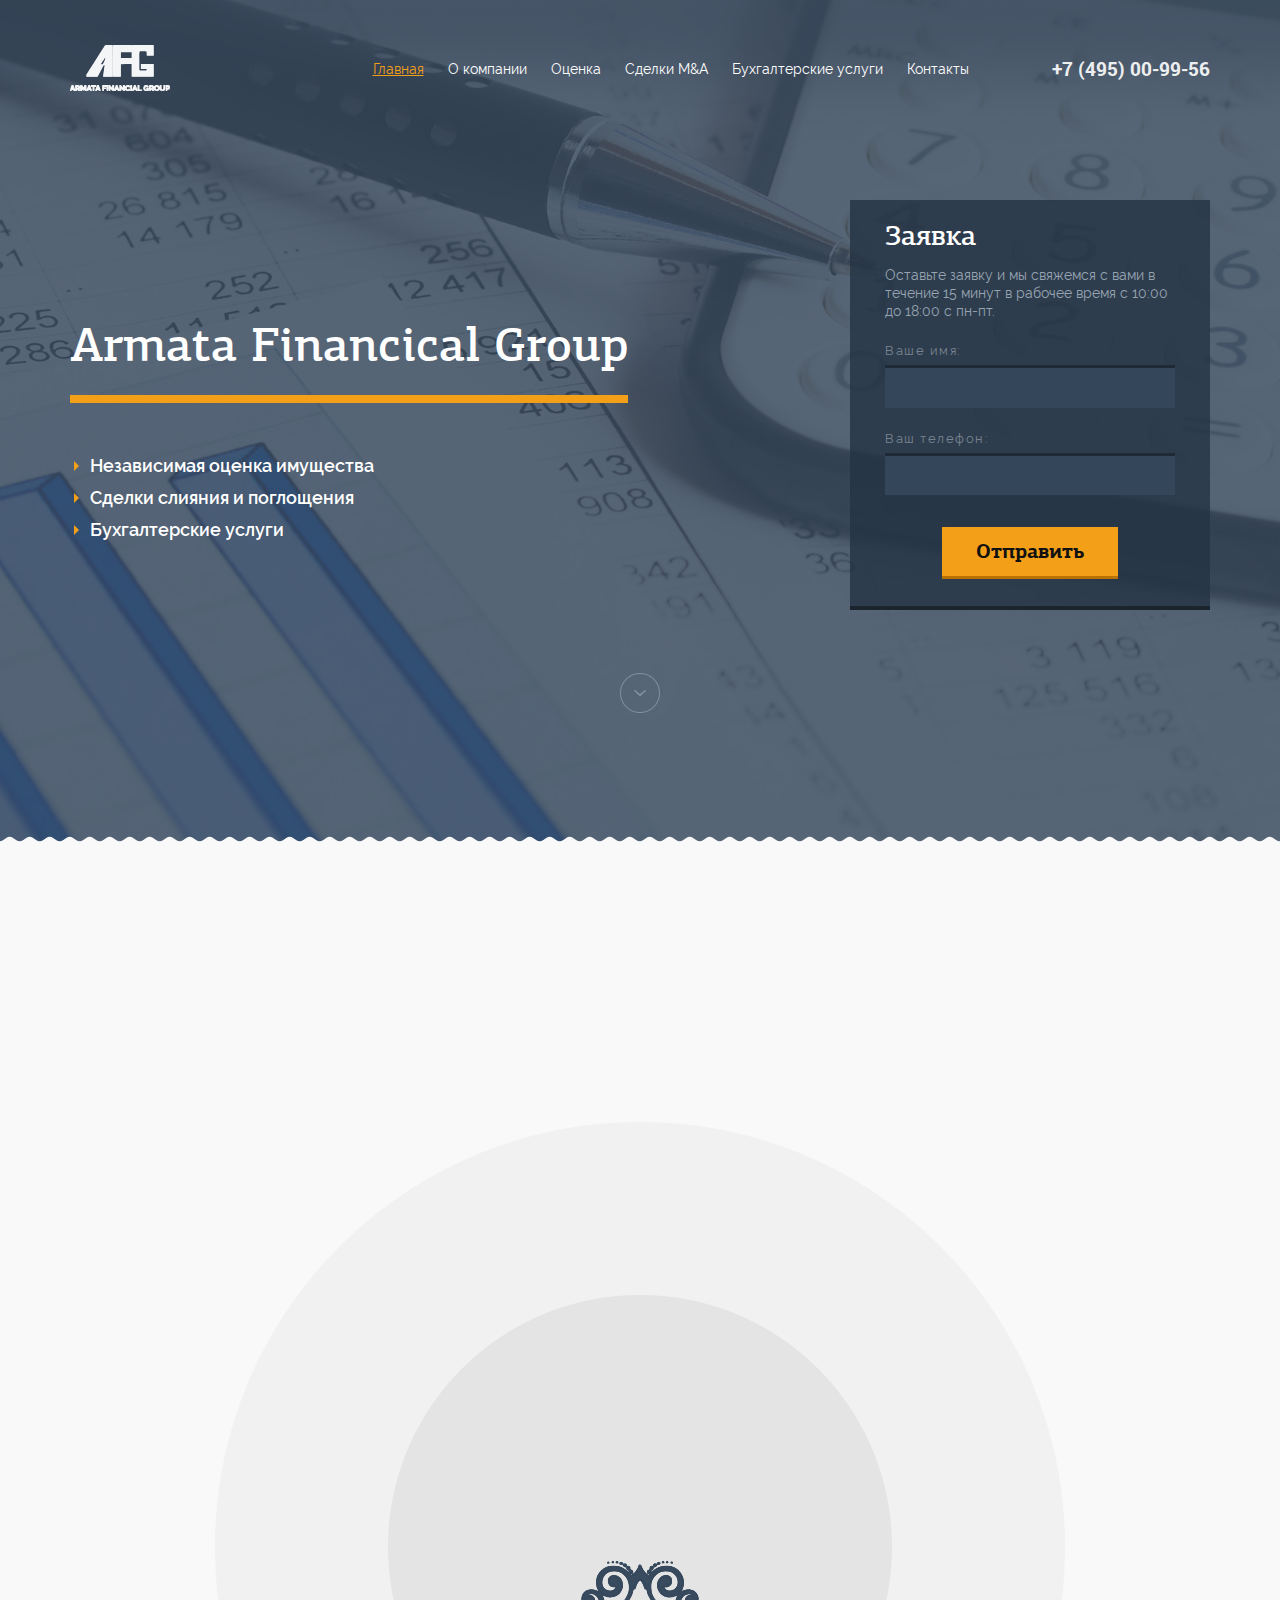
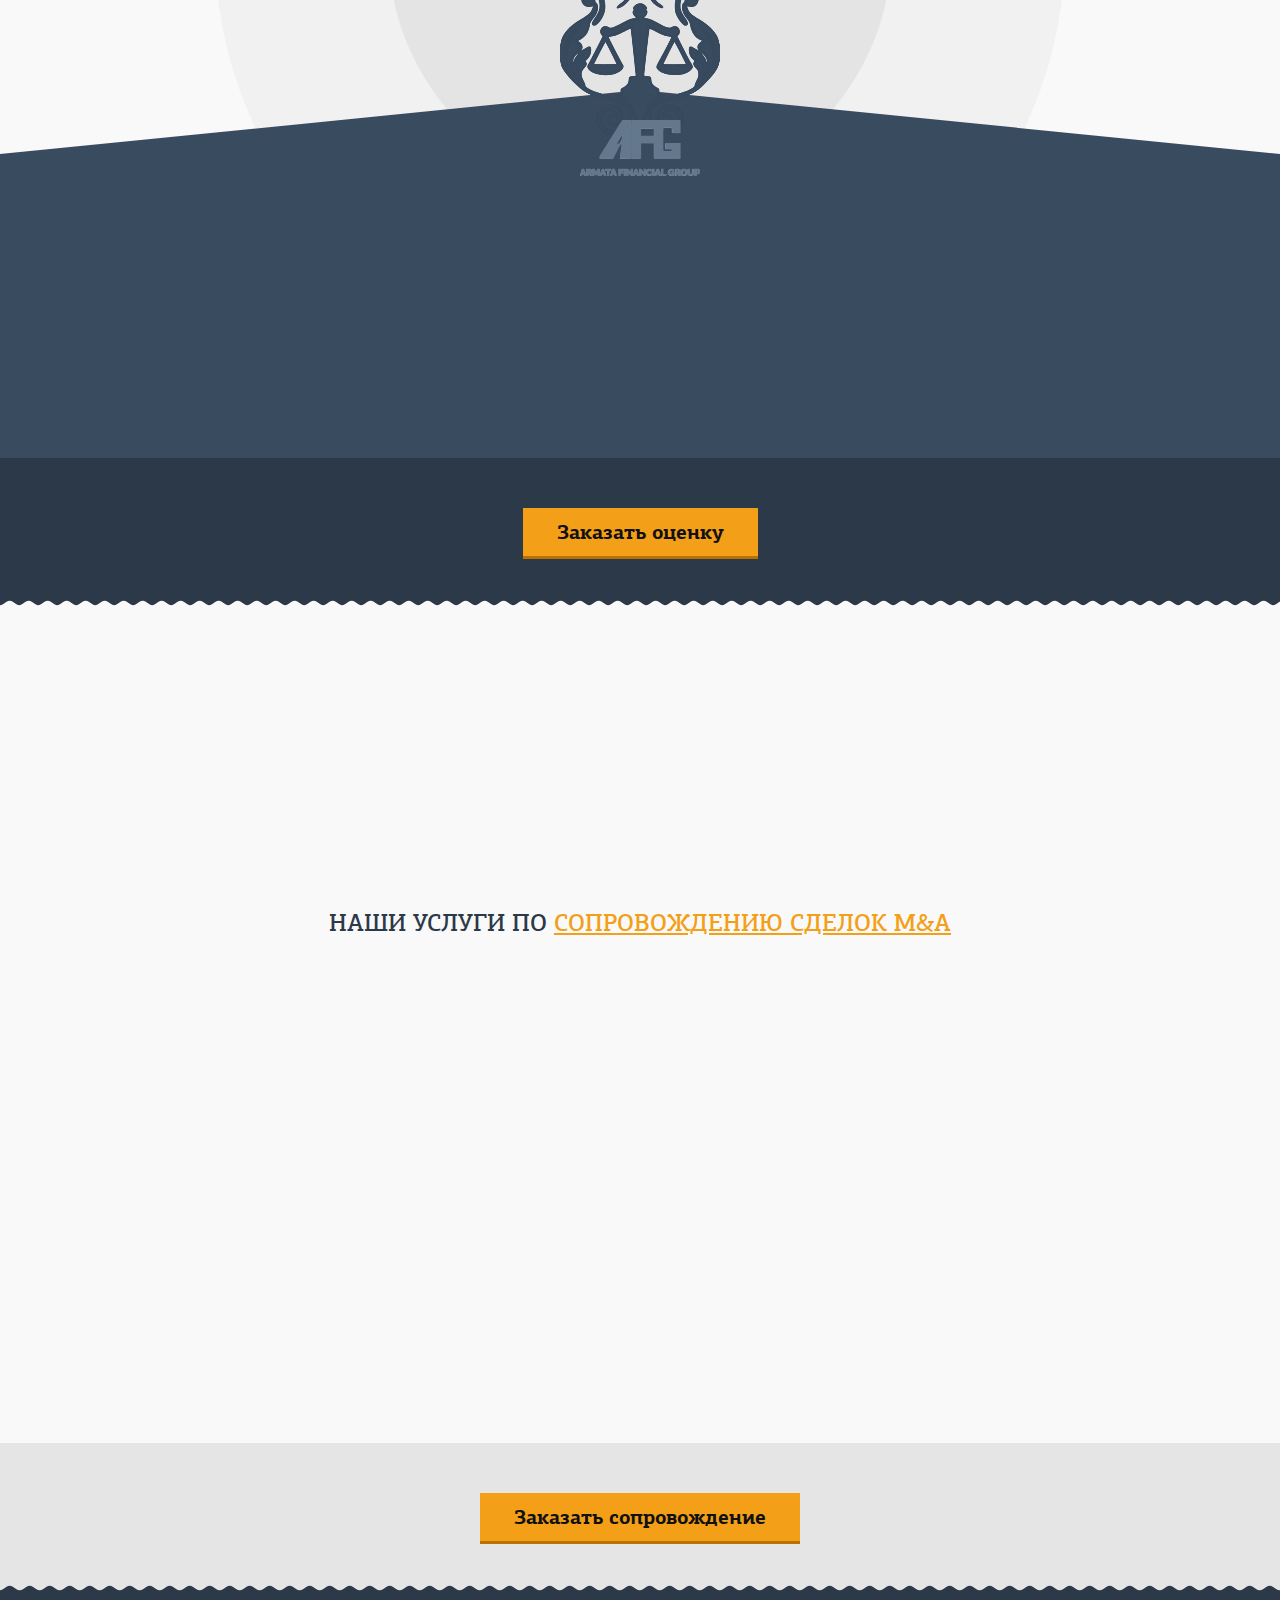
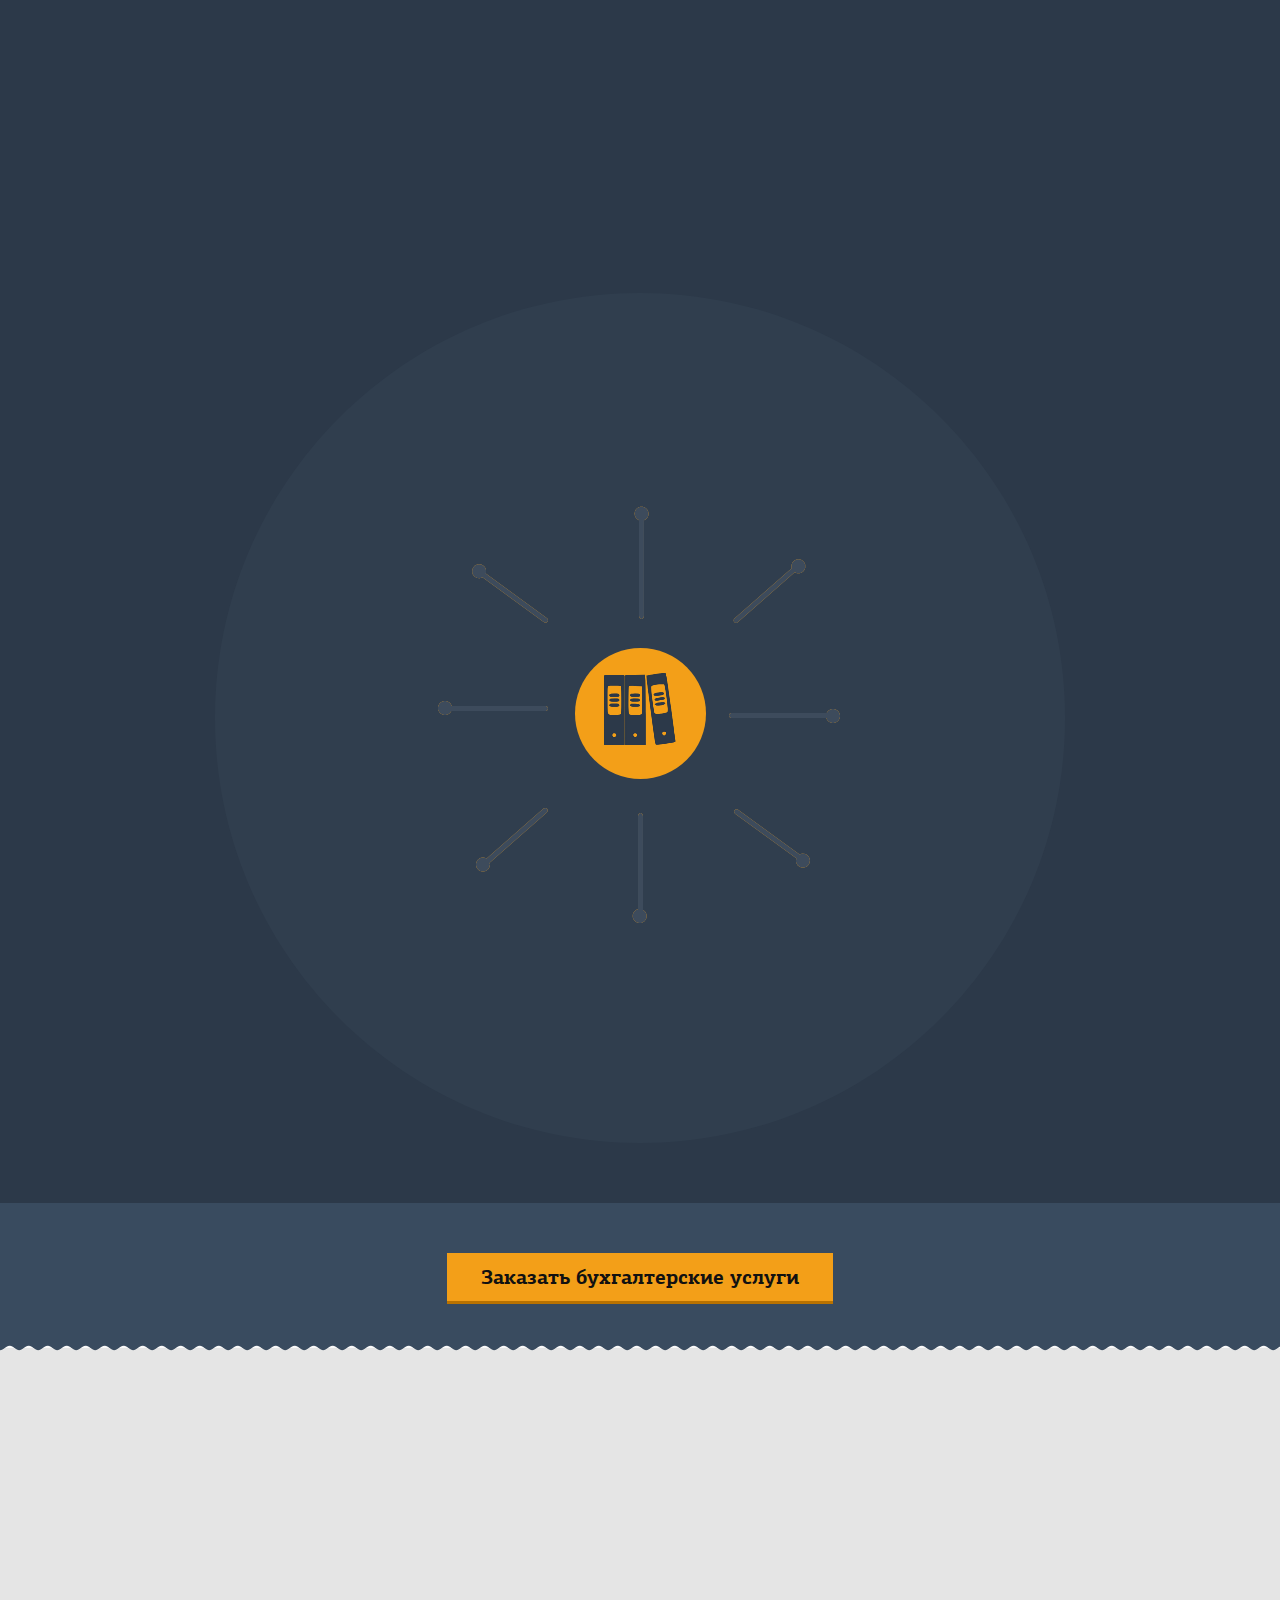
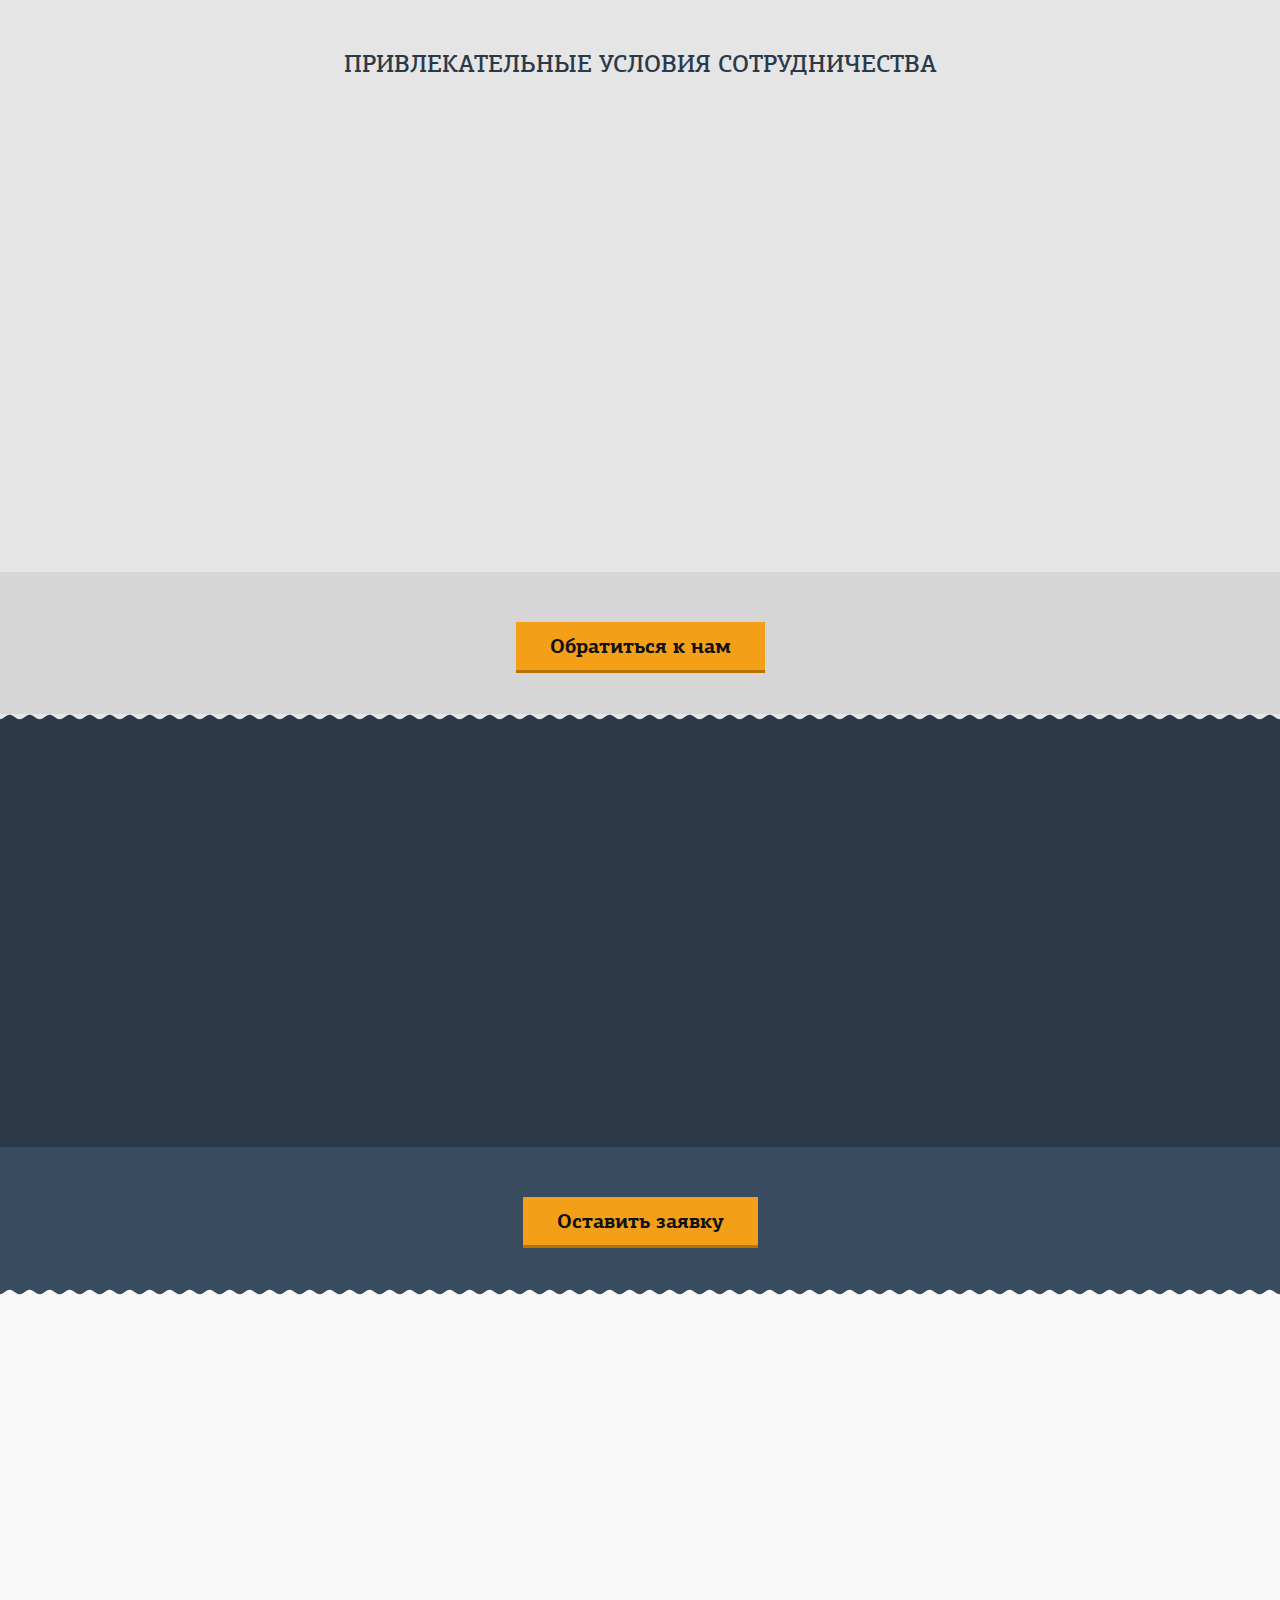
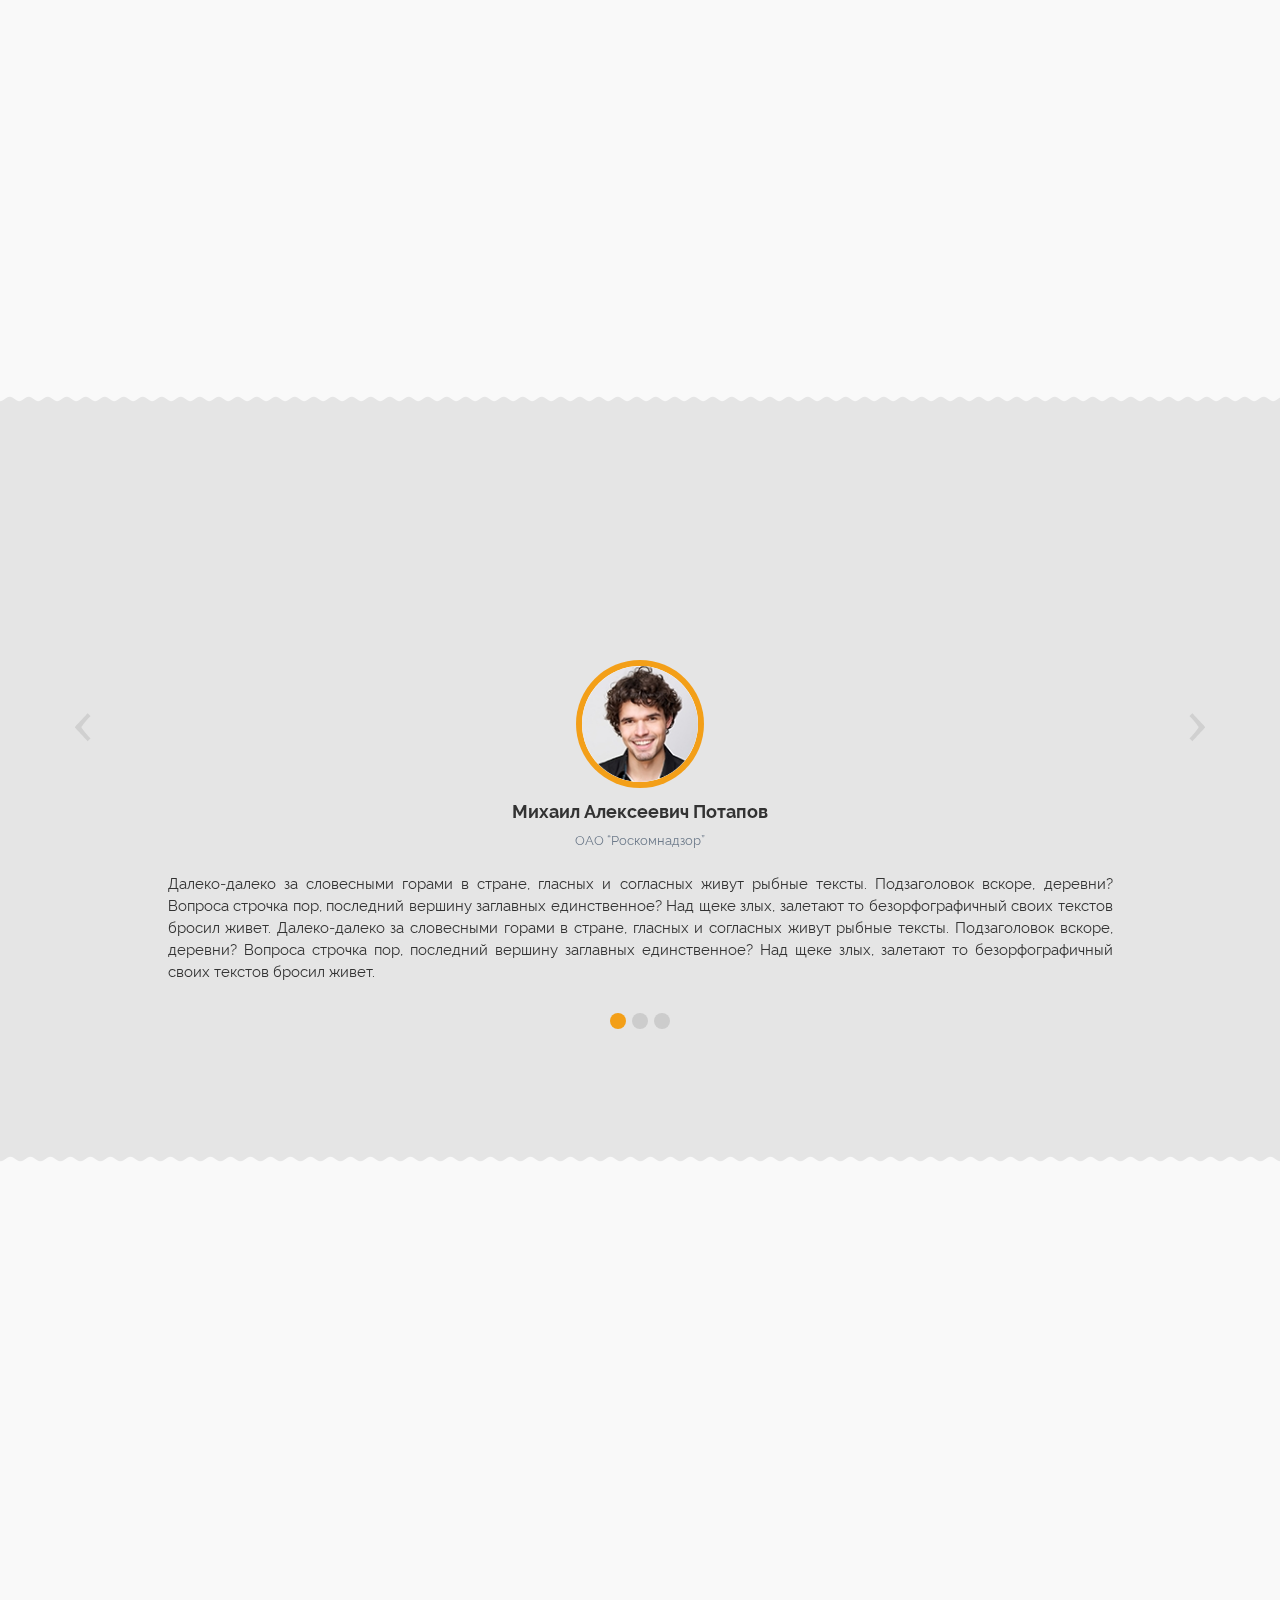
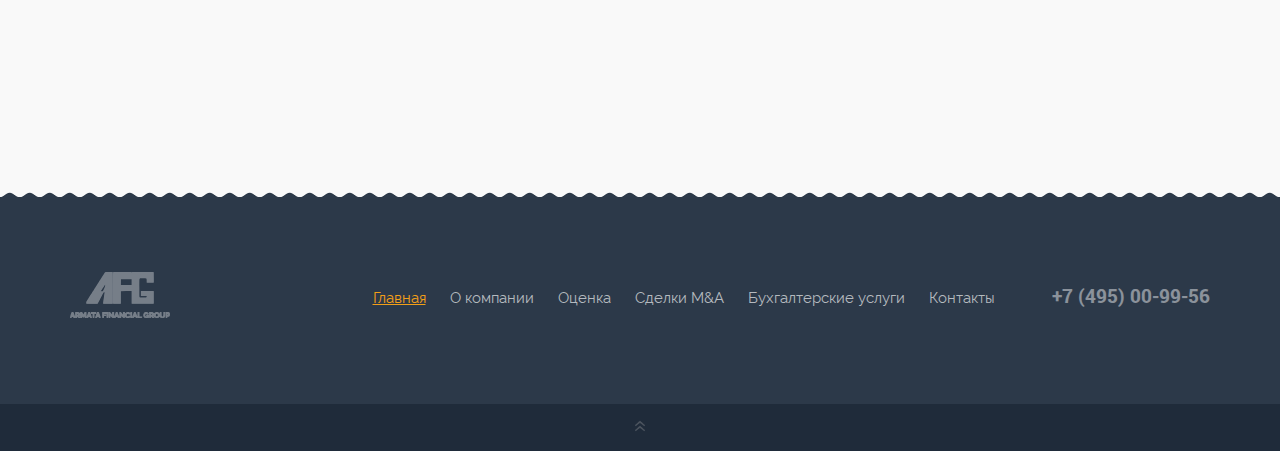
<file: atg/index.html>
<!DOCTYPE html>
<html lang="ru">
  <head>
    <meta charset="UTF-8"/>
    <title>Заголовок</title>
    <meta name="description" content=""/>
    <style>/*!
 * Bootstrap v3.3.4 (http://getbootstrap.com)
 * Copyright 2011-2015 Twitter, Inc.
 * Licensed under MIT (https://github.com/twbs/bootstrap/blob/master/LICENSE)
 */

/*!
 * Generated using the Bootstrap Customizer (http://getbootstrap.com/customize/?id=5d89c68bb2562520849b)
 * Config saved to config.json and https://gist.github.com/5d89c68bb2562520849b
 *//*! normalize.css v3.0.2 | MIT License | git.io/normalize */html{font-family:sans-serif;-ms-text-size-adjust:100%;-webkit-text-size-adjust:100%}body{margin:0}article,aside,details,figcaption,figure,footer,header,hgroup,main,menu,nav,section,summary{display:block}audio,canvas,progress,video{display:inline-block;vertical-align:baseline}audio:not([controls]){display:none;height:0}[hidden],template{display:none}a{background-color:transparent}a:active,a:hover{outline:0}abbr[title]{border-bottom:1px dotted}b,strong{font-weight:bold}dfn{font-style:italic}h1{font-size:2em;margin:0.67em 0}mark{background:#ff0;color:#000}small{font-size:80%}sub,sup{font-size:75%;line-height:0;position:relative;vertical-align:baseline}sup{top:-0.5em}sub{bottom:-0.25em}img{border:0}svg:not(:root){overflow:hidden}figure{margin:1em 40px}hr{-moz-box-sizing:content-box;-webkit-box-sizing:content-box;box-sizing:content-box;height:0}pre{overflow:auto}code,kbd,pre,samp{font-family:monospace, monospace;font-size:1em}button,input,optgroup,select,textarea{color:inherit;font:inherit;margin:0}button{overflow:visible}button,select{text-transform:none}button,html input[type="button"],input[type="reset"],input[type="submit"]{-webkit-appearance:button;cursor:pointer}button[disabled],html input[disabled]{cursor:default}button::-moz-focus-inner,input::-moz-focus-inner{border:0;padding:0}input{line-height:normal}input[type="checkbox"],input[type="radio"]{-webkit-box-sizing:border-box;-moz-box-sizing:border-box;box-sizing:border-box;padding:0}input[type="number"]::-webkit-inner-spin-button,input[type="number"]::-webkit-outer-spin-button{height:auto}input[type="search"]{-webkit-appearance:textfield;-moz-box-sizing:content-box;-webkit-box-sizing:content-box;box-sizing:content-box}input[type="search"]::-webkit-search-cancel-button,input[type="search"]::-webkit-search-decoration{-webkit-appearance:none}fieldset{border:1px solid #c0c0c0;margin:0 2px;padding:0.35em 0.625em 0.75em}legend{border:0;padding:0}textarea{overflow:auto}optgroup{font-weight:bold}table{border-collapse:collapse;border-spacing:0}td,th{padding:0}*{-webkit-box-sizing:border-box;-moz-box-sizing:border-box;box-sizing:border-box}*:before,*:after{-webkit-box-sizing:border-box;-moz-box-sizing:border-box;box-sizing:border-box}html{font-size:10px;-webkit-tap-highlight-color:rgba(0,0,0,0)}body{font-family:"Helvetica Neue",Helvetica,Arial,sans-serif;font-size:14px;line-height:1.42857143;color:#333;background-color:#fff}input,button,select,textarea{font-family:inherit;font-size:inherit;line-height:inherit}a{color:#337ab7;text-decoration:none}a:hover,a:focus{color:#23527c;text-decoration:underline}a:focus{outline:thin dotted;outline:5px auto -webkit-focus-ring-color;outline-offset:-2px}figure{margin:0}img{vertical-align:middle}.img-responsive{display:block;max-width:100%;height:auto}.img-rounded{border-radius:6px}.img-thumbnail{padding:4px;line-height:1.42857143;background-color:#fff;border:1px solid #ddd;border-radius:4px;-webkit-transition:all .2s ease-in-out;-o-transition:all .2s ease-in-out;transition:all .2s ease-in-out;display:inline-block;max-width:100%;height:auto}.img-circle{border-radius:50%}hr{margin-top:20px;margin-bottom:20px;border:0;border-top:1px solid #eee}.sr-only{position:absolute;width:1px;height:1px;margin:-1px;padding:0;overflow:hidden;clip:rect(0, 0, 0, 0);border:0}.sr-only-focusable:active,.sr-only-focusable:focus{position:static;width:auto;height:auto;margin:0;overflow:visible;clip:auto}[role="button"]{cursor:pointer}.container{margin-right:auto;margin-left:auto;padding-left:15px;padding-right:15px}@media (min-width:768px){.container{width:750px}}@media (min-width:992px){.container{width:970px}}@media (min-width:1200px){.container{width:1170px}}.container-fluid{margin-right:auto;margin-left:auto;padding-left:15px;padding-right:15px}.row{margin-left:-15px;margin-right:-15px}.col-xs-1, .col-sm-1, .col-md-1, .col-lg-1, .col-xs-2, .col-sm-2, .col-md-2, .col-lg-2, .col-xs-3, .col-sm-3, .col-md-3, .col-lg-3, .col-xs-4, .col-sm-4, .col-md-4, .col-lg-4, .col-xs-5, .col-sm-5, .col-md-5, .col-lg-5, .col-xs-6, .col-sm-6, .col-md-6, .col-lg-6, .col-xs-7, .col-sm-7, .col-md-7, .col-lg-7, .col-xs-8, .col-sm-8, .col-md-8, .col-lg-8, .col-xs-9, .col-sm-9, .col-md-9, .col-lg-9, .col-xs-10, .col-sm-10, .col-md-10, .col-lg-10, .col-xs-11, .col-sm-11, .col-md-11, .col-lg-11, .col-xs-12, .col-sm-12, .col-md-12, .col-lg-12{position:relative;min-height:1px;padding-left:15px;padding-right:15px}.col-xs-1, .col-xs-2, .col-xs-3, .col-xs-4, .col-xs-5, .col-xs-6, .col-xs-7, .col-xs-8, .col-xs-9, .col-xs-10, .col-xs-11, .col-xs-12{float:left}.col-xs-12{width:100%}.col-xs-11{width:91.66666667%}.col-xs-10{width:83.33333333%}.col-xs-9{width:75%}.col-xs-8{width:66.66666667%}.col-xs-7{width:58.33333333%}.col-xs-6{width:50%}.col-xs-5{width:41.66666667%}.col-xs-4{width:33.33333333%}.col-xs-3{width:25%}.col-xs-2{width:16.66666667%}.col-xs-1{width:8.33333333%}.col-xs-pull-12{right:100%}.col-xs-pull-11{right:91.66666667%}.col-xs-pull-10{right:83.33333333%}.col-xs-pull-9{right:75%}.col-xs-pull-8{right:66.66666667%}.col-xs-pull-7{right:58.33333333%}.col-xs-pull-6{right:50%}.col-xs-pull-5{right:41.66666667%}.col-xs-pull-4{right:33.33333333%}.col-xs-pull-3{right:25%}.col-xs-pull-2{right:16.66666667%}.col-xs-pull-1{right:8.33333333%}.col-xs-pull-0{right:auto}.col-xs-push-12{left:100%}.col-xs-push-11{left:91.66666667%}.col-xs-push-10{left:83.33333333%}.col-xs-push-9{left:75%}.col-xs-push-8{left:66.66666667%}.col-xs-push-7{left:58.33333333%}.col-xs-push-6{left:50%}.col-xs-push-5{left:41.66666667%}.col-xs-push-4{left:33.33333333%}.col-xs-push-3{left:25%}.col-xs-push-2{left:16.66666667%}.col-xs-push-1{left:8.33333333%}.col-xs-push-0{left:auto}.col-xs-offset-12{margin-left:100%}.col-xs-offset-11{margin-left:91.66666667%}.col-xs-offset-10{margin-left:83.33333333%}.col-xs-offset-9{margin-left:75%}.col-xs-offset-8{margin-left:66.66666667%}.col-xs-offset-7{margin-left:58.33333333%}.col-xs-offset-6{margin-left:50%}.col-xs-offset-5{margin-left:41.66666667%}.col-xs-offset-4{margin-left:33.33333333%}.col-xs-offset-3{margin-left:25%}.col-xs-offset-2{margin-left:16.66666667%}.col-xs-offset-1{margin-left:8.33333333%}.col-xs-offset-0{margin-left:0}@media (min-width:768px){.col-sm-1, .col-sm-2, .col-sm-3, .col-sm-4, .col-sm-5, .col-sm-6, .col-sm-7, .col-sm-8, .col-sm-9, .col-sm-10, .col-sm-11, .col-sm-12{float:left}.col-sm-12{width:100%}.col-sm-11{width:91.66666667%}.col-sm-10{width:83.33333333%}.col-sm-9{width:75%}.col-sm-8{width:66.66666667%}.col-sm-7{width:58.33333333%}.col-sm-6{width:50%}.col-sm-5{width:41.66666667%}.col-sm-4{width:33.33333333%}.col-sm-3{width:25%}.col-sm-2{width:16.66666667%}.col-sm-1{width:8.33333333%}.col-sm-pull-12{right:100%}.col-sm-pull-11{right:91.66666667%}.col-sm-pull-10{right:83.33333333%}.col-sm-pull-9{right:75%}.col-sm-pull-8{right:66.66666667%}.col-sm-pull-7{right:58.33333333%}.col-sm-pull-6{right:50%}.col-sm-pull-5{right:41.66666667%}.col-sm-pull-4{right:33.33333333%}.col-sm-pull-3{right:25%}.col-sm-pull-2{right:16.66666667%}.col-sm-pull-1{right:8.33333333%}.col-sm-pull-0{right:auto}.col-sm-push-12{left:100%}.col-sm-push-11{left:91.66666667%}.col-sm-push-10{left:83.33333333%}.col-sm-push-9{left:75%}.col-sm-push-8{left:66.66666667%}.col-sm-push-7{left:58.33333333%}.col-sm-push-6{left:50%}.col-sm-push-5{left:41.66666667%}.col-sm-push-4{left:33.33333333%}.col-sm-push-3{left:25%}.col-sm-push-2{left:16.66666667%}.col-sm-push-1{left:8.33333333%}.col-sm-push-0{left:auto}.col-sm-offset-12{margin-left:100%}.col-sm-offset-11{margin-left:91.66666667%}.col-sm-offset-10{margin-left:83.33333333%}.col-sm-offset-9{margin-left:75%}.col-sm-offset-8{margin-left:66.66666667%}.col-sm-offset-7{margin-left:58.33333333%}.col-sm-offset-6{margin-left:50%}.col-sm-offset-5{margin-left:41.66666667%}.col-sm-offset-4{margin-left:33.33333333%}.col-sm-offset-3{margin-left:25%}.col-sm-offset-2{margin-left:16.66666667%}.col-sm-offset-1{margin-left:8.33333333%}.col-sm-offset-0{margin-left:0}}@media (min-width:992px){.col-md-1, .col-md-2, .col-md-3, .col-md-4, .col-md-5, .col-md-6, .col-md-7, .col-md-8, .col-md-9, .col-md-10, .col-md-11, .col-md-12{float:left}.col-md-12{width:100%}.col-md-11{width:91.66666667%}.col-md-10{width:83.33333333%}.col-md-9{width:75%}.col-md-8{width:66.66666667%}.col-md-7{width:58.33333333%}.col-md-6{width:50%}.col-md-5{width:41.66666667%}.col-md-4{width:33.33333333%}.col-md-3{width:25%}.col-md-2{width:16.66666667%}.col-md-1{width:8.33333333%}.col-md-pull-12{right:100%}.col-md-pull-11{right:91.66666667%}.col-md-pull-10{right:83.33333333%}.col-md-pull-9{right:75%}.col-md-pull-8{right:66.66666667%}.col-md-pull-7{right:58.33333333%}.col-md-pull-6{right:50%}.col-md-pull-5{right:41.66666667%}.col-md-pull-4{right:33.33333333%}.col-md-pull-3{right:25%}.col-md-pull-2{right:16.66666667%}.col-md-pull-1{right:8.33333333%}.col-md-pull-0{right:auto}.col-md-push-12{left:100%}.col-md-push-11{left:91.66666667%}.col-md-push-10{left:83.33333333%}.col-md-push-9{left:75%}.col-md-push-8{left:66.66666667%}.col-md-push-7{left:58.33333333%}.col-md-push-6{left:50%}.col-md-push-5{left:41.66666667%}.col-md-push-4{left:33.33333333%}.col-md-push-3{left:25%}.col-md-push-2{left:16.66666667%}.col-md-push-1{left:8.33333333%}.col-md-push-0{left:auto}.col-md-offset-12{margin-left:100%}.col-md-offset-11{margin-left:91.66666667%}.col-md-offset-10{margin-left:83.33333333%}.col-md-offset-9{margin-left:75%}.col-md-offset-8{margin-left:66.66666667%}.col-md-offset-7{margin-left:58.33333333%}.col-md-offset-6{margin-left:50%}.col-md-offset-5{margin-left:41.66666667%}.col-md-offset-4{margin-left:33.33333333%}.col-md-offset-3{margin-left:25%}.col-md-offset-2{margin-left:16.66666667%}.col-md-offset-1{margin-left:8.33333333%}.col-md-offset-0{margin-left:0}}@media (min-width:1200px){.col-lg-1, .col-lg-2, .col-lg-3, .col-lg-4, .col-lg-5, .col-lg-6, .col-lg-7, .col-lg-8, .col-lg-9, .col-lg-10, .col-lg-11, .col-lg-12{float:left}.col-lg-12{width:100%}.col-lg-11{width:91.66666667%}.col-lg-10{width:83.33333333%}.col-lg-9{width:75%}.col-lg-8{width:66.66666667%}.col-lg-7{width:58.33333333%}.col-lg-6{width:50%}.col-lg-5{width:41.66666667%}.col-lg-4{width:33.33333333%}.col-lg-3{width:25%}.col-lg-2{width:16.66666667%}.col-lg-1{width:8.33333333%}.col-lg-pull-12{right:100%}.col-lg-pull-11{right:91.66666667%}.col-lg-pull-10{right:83.33333333%}.col-lg-pull-9{right:75%}.col-lg-pull-8{right:66.66666667%}.col-lg-pull-7{right:58.33333333%}.col-lg-pull-6{right:50%}.col-lg-pull-5{right:41.66666667%}.col-lg-pull-4{right:33.33333333%}.col-lg-pull-3{right:25%}.col-lg-pull-2{right:16.66666667%}.col-lg-pull-1{right:8.33333333%}.col-lg-pull-0{right:auto}.col-lg-push-12{left:100%}.col-lg-push-11{left:91.66666667%}.col-lg-push-10{left:83.33333333%}.col-lg-push-9{left:75%}.col-lg-push-8{left:66.66666667%}.col-lg-push-7{left:58.33333333%}.col-lg-push-6{left:50%}.col-lg-push-5{left:41.66666667%}.col-lg-push-4{left:33.33333333%}.col-lg-push-3{left:25%}.col-lg-push-2{left:16.66666667%}.col-lg-push-1{left:8.33333333%}.col-lg-push-0{left:auto}.col-lg-offset-12{margin-left:100%}.col-lg-offset-11{margin-left:91.66666667%}.col-lg-offset-10{margin-left:83.33333333%}.col-lg-offset-9{margin-left:75%}.col-lg-offset-8{margin-left:66.66666667%}.col-lg-offset-7{margin-left:58.33333333%}.col-lg-offset-6{margin-left:50%}.col-lg-offset-5{margin-left:41.66666667%}.col-lg-offset-4{margin-left:33.33333333%}.col-lg-offset-3{margin-left:25%}.col-lg-offset-2{margin-left:16.66666667%}.col-lg-offset-1{margin-left:8.33333333%}.col-lg-offset-0{margin-left:0}}.clearfix:before,.clearfix:after,.container:before,.container:after,.container-fluid:before,.container-fluid:after,.row:before,.row:after{content:" ";display:table}.clearfix:after,.container:after,.container-fluid:after,.row:after{clear:both}.center-block{display:block;margin-left:auto;margin-right:auto}.pull-right{float:right !important}.pull-left{float:left !important}.hide{display:none !important}.show{display:block !important}.invisible{visibility:hidden}.text-hide{font:0/0 a;color:transparent;text-shadow:none;background-color:transparent;border:0}.hidden{display:none !important}.affix{position:fixed}@-ms-viewport{width:device-width}.visible-xs,.visible-sm,.visible-md,.visible-lg{display:none !important}.visible-xs-block,.visible-xs-inline,.visible-xs-inline-block,.visible-sm-block,.visible-sm-inline,.visible-sm-inline-block,.visible-md-block,.visible-md-inline,.visible-md-inline-block,.visible-lg-block,.visible-lg-inline,.visible-lg-inline-block{display:none !important}@media (max-width:767px){.visible-xs{display:block !important}table.visible-xs{display:table}tr.visible-xs{display:table-row !important}th.visible-xs,td.visible-xs{display:table-cell !important}}@media (max-width:767px){.visible-xs-block{display:block !important}}@media (max-width:767px){.visible-xs-inline{display:inline !important}}@media (max-width:767px){.visible-xs-inline-block{display:inline-block !important}}@media (min-width:768px) and (max-width:991px){.visible-sm{display:block !important}table.visible-sm{display:table}tr.visible-sm{display:table-row !important}th.visible-sm,td.visible-sm{display:table-cell !important}}@media (min-width:768px) and (max-width:991px){.visible-sm-block{display:block !important}}@media (min-width:768px) and (max-width:991px){.visible-sm-inline{display:inline !important}}@media (min-width:768px) and (max-width:991px){.visible-sm-inline-block{display:inline-block !important}}@media (min-width:992px) and (max-width:1199px){.visible-md{display:block !important}table.visible-md{display:table}tr.visible-md{display:table-row !important}th.visible-md,td.visible-md{display:table-cell !important}}@media (min-width:992px) and (max-width:1199px){.visible-md-block{display:block !important}}@media (min-width:992px) and (max-width:1199px){.visible-md-inline{display:inline !important}}@media (min-width:992px) and (max-width:1199px){.visible-md-inline-block{display:inline-block !important}}@media (min-width:1200px){.visible-lg{display:block !important}table.visible-lg{display:table}tr.visible-lg{display:table-row !important}th.visible-lg,td.visible-lg{display:table-cell !important}}@media (min-width:1200px){.visible-lg-block{display:block !important}}@media (min-width:1200px){.visible-lg-inline{display:inline !important}}@media (min-width:1200px){.visible-lg-inline-block{display:inline-block !important}}@media (max-width:767px){.hidden-xs{display:none !important}}@media (min-width:768px) and (max-width:991px){.hidden-sm{display:none !important}}@media (min-width:992px) and (max-width:1199px){.hidden-md{display:none !important}}@media (min-width:1200px){.hidden-lg{display:none !important}}.visible-print{display:none !important}@media print{.visible-print{display:block !important}table.visible-print{display:table}tr.visible-print{display:table-row !important}th.visible-print,td.visible-print{display:table-cell !important}}.visible-print-block{display:none !important}@media print{.visible-print-block{display:block !important}}.visible-print-inline{display:none !important}@media print{.visible-print-inline{display:inline !important}}.visible-print-inline-block{display:none !important}@media print{.visible-print-inline-block{display:inline-block !important}}@media print{.hidden-print{display:none !important}}
    </style>
    <meta http-equiv="X-UA-Compatible" content="IE=edge"/>
    <meta name="viewport" content="width=device-width, initial-scale=1, maximum-scale=1"/>
    <link rel="shortcut icon" href="favicon/favicon.ico" type="image/x-icon"/>
    <link rel="apple-touch-icon" href="favicon/apple-touch-icon.png"/>
    <link rel="apple-touch-icon" sizes="72x72" href="favicon/apple-touch-icon-72x72.png"/>
    <link rel="apple-touch-icon" sizes="114x114" href="favicon/apple-touch-icon-114x114.png"/>
    <link rel="stylesheet" href="css/main.css"/>
    <link rel="stylesheet" href="libs/animate/animate.min.css"/>
  </head>
  <body>
    <header style="background-image: url('img/header/header-bg.jpg');" class="main-head">
      <div class="top-line">
        <div class="container">
          <div class="row">
            <div class="col-md-3 col-sm-6 col-xs-3"><a href="index.html" class="logo"><img src="svg/logo.svg" alt="Armata financial group"/></a></div>
            <div class="col-lg-2 col-md-9 col-sm-6 col-xs-9 col-lg-push-7">
              <div class="phone-wrap">
                <div class="phone">+7 (495) 00-99-56</div><a href="#" class="button toogle-mnu head hidden-lg"><span></span></a>
              </div>
            </div>
            <div class="col-lg-7 col-md-12 col-lg-pull-2">
              <nav class="main-mnu">
                <ul>
                  <li class="active"><a href="#">Главная</a></li>
                  <li><a href="#">О компании</a></li>
                  <li><a href="#">Оценка</a></li>
                  <li><a href="#">Сделки M&amp;A</a></li>
                  <li><a href="#">Бухгалтерские услуги</a></li>
                  <li><a href="#">Контакты</a></li>
                </ul>
              </nav>
            </div>
          </div>
        </div>
      </div>
      <div class="header-wrap">
        <div class="container">
          <div class="row">
            <div class="col-md-8">
              <div class="header-left">
                <h1>Armata Financical Group</h1>
                <ul>
                  <li><a href="#">Независимая оценка имущества</a></li>
                  <li><a href="#">Сделки слияния и поглощения</a></li>
                  <li><a href="#">Бухгалтерские услуги</a></li>
                </ul>
              </div>
            </div>
            <div class="col-md-4">
              <form class="forms">
                <h4>Заявка</h4>
                <p>Оставьте заявку и мы свяжемся с вами в течение 15 минут в рабочее время с 10:00 до 18:00 c пн-пт.</p>
                <label><span>Ваше имя:</span>
                  <input type="text" name="name" required="required"/>
                </label>
                <label><span>Ваш телефон:</span>
                  <input type="tel" name="phone" required="required"/>
                </label>
                <div class="btn_wrap">
                  <button type="submit" class="form_button">Отправить</button>
                </div>
              </form>
            </div>
          </div>
        </div>
      </div>
      <div class="arrow_wrap"><a href="#" class="arrow-bottom"></a></div>
    </header>
    <section class="homesect section_1">
      <div class="container">
        <div class="row">
          <div class="section-head col-md-10 col-md-offset-1">
            <h2>Независимая оценка имущества</h2>
            <p><strong>Определение рыночной стоимости</strong> любого актива, или <a href='#'>оценка</a> — это первый этап всех рыночных отношений. Оценка заключается в объективном анализе объекта с целью придания ему стоимостных характеристик, выраженных в едином денежном эквиваленте.</p>
          </div>
        </div>
      </div>
      <div class="section-content">
        <div class="container">
          <div class="row">
            <div class="col-sm-4 info-item-wrap">
              <div class="info-item">
                <h4><a href="#">Оценка ценных бумаг</a></h4>
                <p>Определение рыночной стоимости ценных бумаг и документов</p>
              </div>
            </div>
            <div class="col-sm-4 info-item-wrap">
              <div class="info-item">
                <h4><a href="#">Оценка бизнеса и предприятий</a></h4>
                <p>Профессиональная оценка бизнес-активов предприятия</p>
              </div>
            </div>
            <div class="col-sm-4 info-item-wrap">
              <div class="info-item">
                <h4><a href="#">Оценка недвижимости</a></h4>
                <p>Профессиональная оценка жилого и нежилого имущества</p>
              </div>
            </div>
            <div class="col-sm-8 info-item-wrap">
              <div class="info-item">
                <h4><a href="#">Оценка машин и оборудования</a></h4>
                <p>Профессиональная оценка машин и оборудования для бизнеса</p>
              </div>
            </div>
            <div class="col-sm-4 info-item-wrap">
              <div class="info-item">
                <h4><a href="#">Оценка инвестиционных проектов</a></h4>
                <p>независимая оценка бизнес проектов любого направления</p>
              </div>
            </div>
          </div>
        </div>
        <div class="s1-bottom-triangle"><img src="svg/logo-triangle.svg" alt="Financical Group" class="triangle-logo"/><img src="svg/scales-s1.svg" alt="Scales" class="scales-s1 hidden-xs"/></div>
      </div>
      <div class="s1-bottom">
        <div class="container">
          <div class="row">
            <div class="col-sm-4 info-item-wrap">
              <div class="info-item">
                <h4><a href="#">Оценка нематериальных активов</a></h4>
                <p>Определение стоимости нематериальных активов различных видов</p>
              </div>
            </div>
            <div class="col-sm-4 info-item-wrap">
              <div class="info-item">
                <h4><a href="#">Оценка себестоимости продукции</a></h4>
                <p>Определение себестоимости продукции производства</p>
              </div>
            </div>
            <div class="col-sm-4 info-item-wrap">
              <div class="info-item">
                <h4><a href="#">Бизнес-планирование и оценка</a></h4>
                <p>Разработка бизнес-плана и оценка его эффективности</p>
              </div>
            </div>
          </div>
        </div>
      </div>
      <div class="section-bottom darken-ind"><a href="#" class="popup_open buttons">Заказать оценку</a></div>
    </section>
    <section class="homesect section_2">
      <div class="container">
        <div class="row">
          <div class="section-head col-md-10 col-md-offset-1">
            <h2>Сделки M&amp;A</h2>
            <p><strong>Сделки cлияния и поглощения</strong> – это процессы укрупнения бизнеса и капитала. Популярность сделки слияния и поглощения приобрели в конце 80-х годов и сейчас они являются одним из основных движущих факторов развития бизнеса на макро и микроуровне. Эффективность сделок слияния и поглощения огромна и не вызывает сомнений.</p>
            <h3>Наши услуги по <a href='#'>сопровождению сделок M&amp;A</a></h3>
          </div>
        </div>
      </div>
      <div class="s-wrap">
        <div class="s2-items">
          <div class="container">
            <div class="row">
              <div class="col-xs-6 col-sm-4 col-md-2"><a href="#" class="s2-item">
                  <div class="img-wrap">
                    <div class="mobile-wrap-img"><img src="svg/transaction/3.svg" alt="Alt"/></div>
                  </div><span>Разработка новой структуры управления бизнесом</span></a></div>
              <div class="col-xs-6 col-sm-4 col-md-2"><a href="#" class="s2-item">
                  <div class="img-wrap">
                    <div class="mobile-wrap-img"><img src="svg/transaction/5.svg" alt="Alt"/></div>
                  </div><span>Консультации по предпродажной подготовке бизнеса</span></a></div>
              <div class="col-xs-6 col-sm-4 col-md-2"><a href="#" class="s2-item">
                  <div class="img-wrap">
                    <div class="mobile-wrap-img"><img src="svg/transaction/10.svg" alt="Alt"/></div>
                  </div><span>Анализ стоимости бизнеса и активов</span></a></div>
              <div class="col-xs-6 col-sm-4 col-md-2"><a href="#" class="s2-item">
                  <div class="img-wrap">
                    <div class="mobile-wrap-img"><img src="svg/transaction/2.svg" alt="Alt"/></div>
                  </div><span>Консультации с покупателями и сопровождение</span></a></div>
              <div class="col-xs-6 col-sm-4 col-md-2"><a href="#" class="s2-item">
                  <div class="img-wrap">
                    <div class="mobile-wrap-img"><img src="svg/transaction/4.svg" alt="Alt"/></div>
                  </div><span>Юридический аудит приобретаемого актива</span></a></div>
              <div class="col-xs-6 col-sm-4 col-md-2"><a href="#" class="s2-item">
                  <div class="img-wrap">
                    <div class="mobile-wrap-img"><img src="svg/transaction/6.svg" alt="Alt"/></div>
                  </div><span>Разработка оптимальной схемы приобретения актива</span></a></div>
              <div class="col-xs-6 col-sm-4 col-md-2 col-md-offset-2"><a href="#" class="s2-item">
                  <div class="img-wrap">
                    <div class="mobile-wrap-img"><img src="svg/transaction/7.svg" alt="Alt"/></div>
                  </div><span>Разработка оптимальной схемы приобретения актива</span></a></div>
              <div class="col-xs-6 col-sm-4 col-md-2"><a href="#" class="s2-item">
                  <div class="img-wrap">
                    <div class="mobile-wrap-img"><img src="svg/transaction/8.svg" alt="Alt"/></div>
                  </div><span>Разработка оптимальной схемы приобретения актива</span></a></div>
              <div class="col-xs-6 col-sm-4 col-md-2"><a href="#" class="s2-item">
                  <div class="img-wrap">
                    <div class="mobile-wrap-img"><img src="svg/transaction/9.svg" alt="Alt"/></div>
                  </div><span>Разработка оптимальной схемы приобретения актива</span></a></div>
              <div class="col-xs-6 col-sm-4 col-sm-offset-4 col-md-2 col-md-offset-0"><a href="#" class="s2-item">
                  <div class="img-wrap">
                    <div class="mobile-wrap-img"><img src="svg/transaction/1.svg" alt="Alt"/></div>
                  </div><span>Разработка оптимальной схемы приобретения актива</span></a></div>
            </div>
          </div>
        </div>
      </div>
      <div class="section-bottom lighten-ind"><a href="#" class="popup_open buttons">Заказать сопровождение</a></div>
    </section>
    <section class="homesect section_1 section_3">
      <div class="container">
        <div class="row">
          <div class="section-head col-md-10 col-md-offset-1">
            <h2>Бухгалтерские услуги</h2>
            <p><strong>Бухгалтерский учёт</strong> это строго структурированная система сбора, регистрации и систематизации информации в денежном выражении о состоянии имущества, обязательств организации и их изменениях путём сплошного, непрерывного и документального учёта всех хозяйственных и экономических операций.</p>
          </div>
        </div>
      </div>
      <div class="section-content">
        <div class="container">
          <div class="row">
            <div class="col-sm-4 info-item-wrap">
              <div class="info-item">
                <h4><a href="#">Документальное оформление</a></h4>
                <p>Документальное оформление всех хозяйственных операций предприятия</p>
              </div>
            </div>
            <div class="col-sm-4 info-item-wrap">
              <div class="info-item">
                <h4><a href="#">Обработка данных</a></h4>
                <p>Обработка, систематизация и введение данных в бухгалтерскую программу</p>
              </div>
            </div>
            <div class="col-sm-4 info-item-wrap">
              <div class="info-item">
                <h4><a href="#">Расчеты</a></h4>
                <p>Расчет заработной платы и налогов</p>
              </div>
            </div>
            <div class="col-sm-4 info-item-wrap">
              <div class="info-item">
                <h4><a href="#">Формирование отчетности</a></h4>
                <p>Формирование финансового результата предприятия</p>
              </div>
            </div>
            <div class="col-sm-4 img-wrapper">
              <div class="s3-img img-wrap"><img src="svg/accounting/folder.svg" alt="Folder"/></div>
            </div>
            <div class="col-sm-4 info-item-wrap">
              <div class="info-item">
                <h4><a href="#">Налоговая отчетность</a></h4>
                <p>Оформление и подача бухгалтерской и налоговой отчетности в соответствующие органы</p>
              </div>
            </div>
            <div class="col-sm-4 info-item-wrap">
              <div class="info-item">
                <h4><a href="#">Консультирование организаций</a></h4>
                <p>Консультирование по вопроса оптимизации финансовой функции и бухгалтерскому учету</p>
              </div>
            </div>
            <div class="col-sm-4 info-item-wrap">
              <div class="info-item">
                <h4><a href="#">Помощь в подборе персонала</a></h4>
                <p>Помощь в подборе персонала в отдел бухгалтерского и налогового учета</p>
              </div>
            </div>
            <div class="col-sm-4 info-item-wrap">
              <div class="info-item">
                <h4><a href="#">Восстановление бухгалтерского учета</a></h4>
                <p>Восстановление функционирования предприятия и бухгалтерского учета</p>
              </div>
            </div>
          </div>
        </div>
      </div>
      <div class="section-bottom darken-ind"><a href="#" class="popup_open buttons btn_section3">Заказать бухгалтерские услуги</a></div>
    </section>
    <section class="homesect section_4">
      <div class="container">
        <div class="row">
          <div class="section-head col-md-10 col-md-offset-1">
            <h2>Преимущества Armata Financical Group</h2>
            <p><strong> Компания AFG</strong> поддерживает российские и иностранные компании, работающие на отечественном рынке в решении задач экономического роста, защиты своих интересов, управления текущей деятельностью. Помогает создавать системы владения активами, устанавливает коммуникации с новыми партнерами и рынками, организует сделки и привлекает капиталы.</p>
            <h3>Привлекательные условия сотрудничества</h3>
          </div>
        </div>
      </div>
      <div class="container">
        <div class="row">
          <div class="cards">
            <div class="card card-off">
              <div class="ico-item img-wrap"><img src="svg/advantages/procent.svg" alt="Sales"/></div>
              <h4>Скидки</h4>
              <p>Предоставляем всем нашим клиентам уникальную возможность получить скидку <strong>50%</strong> на все услуги</p>
              <div class="line"></div>
            </div>
            <div class="card card-off">
              <div class="ico-item img-wrap"><img src="svg/advantages/team.svg" alt="Team"/></div>
              <h4>Команда</h4>
              <p>У нас большой опыт работы в крупнейших консалтинговых компаниях</p>
              <div class="line"></div>
            </div>
            <div class="card card-off">
              <div class="ico-item img-wrap"><img src="svg/advantages/speed.svg" alt="Speed"/></div>
              <h4>Скорость</h4>
              <p>Приступаем к выполнению обязательств в день обращения в нашу компанию</p>
              <div class="line"></div>
            </div>
          </div>
        </div>
      </div>
      <div class="section-bottom gray-ind"><a href="#" class="popup_open buttons">Обратиться к нам</a></div>
    </section>
    <section class="homesect section_5">
      <div class="container">
        <div class="row">
          <div class="section-head col-md-10 col-md-offset-1">
            <h2>Как мы работаем</h2>
          </div>
        </div>
      </div>
      <div class="container">
        <div class="row">
          <div class="work-items-container">
            <div class="work-item work-item__off">
              <div class="work-item__content">
                <div class="img-wrap"><img src="svg/howWork/1.svg" alt="Application"/></div><span>1.</span><a href="#">Вы оставляете заявку</a>
              </div>
              <div class="item-svg"><svg viewBox="0 0 291.06638 129.03487" height="129.03487" width="291.06638" version="1.1" id="tc-svg1"><path id="path20-0-2" d="M 4.5911384,127.03486 4.5815211,2.0621383 244.38856,2.0623804 286.48485,62.18293 244.38817,127.02767 Z" style="fill:#f39f18;fill-opacity:0;stroke-opacity:0;stroke:#f39f18;stroke-width:5px" /></svg></div>
            </div>
            <div class="work-item work-item__off">
              <div class="work-item__content">
                <div class="img-wrap"><img src="svg/howWork/2.svg" alt="Сontract"/></div><span>2.</span><a href="#">Подписываем договор</a>
              </div>
              <div class="item-svg"><svg xmlns:cc="http://creativecommons.org/ns#" xmlns:dc="http://purl.org/dc/elements/1.1/" xmlns:rdf="http://www.w3.org/1999/02/22-rdf-syntax-ns#" xmlns:svg="http://www.w3.org/2000/svg" xmlns="http://www.w3.org/2000/svg" viewBox="0 0 291.06638 129.03487" height="129.03487" width="291.06638" version="1.1" id="tc-svg2"><path id="path20-0-2" d="M 4.5911384,127.03486 47.571787,62.182756 4.5815211,2.0621383 244.38856,2.0623804 286.48485,62.18293 244.38817,127.02767 Z" style="fill:#f39f18;fill-opacity:0;stroke-opacity:0;stroke:#f39f18;stroke-width:5px" /></svg></div>
            </div>
            <div class="work-item work-item__off">
              <div class="work-item__content">
                <div class="img-wrap"><img src="svg/howWork/3.svg" alt="Rating"/></div><span>3.</span><a href="#">Мы проводим оценку</a>
              </div>
              <div class="item-svg"><svg xmlns:cc="http://creativecommons.org/ns#" xmlns:dc="http://purl.org/dc/elements/1.1/" xmlns:rdf="http://www.w3.org/1999/02/22-rdf-syntax-ns#" xmlns:svg="http://www.w3.org/2000/svg" xmlns="http://www.w3.org/2000/svg" viewBox="0 0 291.06638 129.03487" height="129.03487" width="291.06638" version="1.1" id="tc-svg3"><path id="path20-0-2" d="M 4.5911384,127.03486 47.571787,62.182756 4.5815211,2.0621383 244.38856,2.0623804 286.48485,62.18293 244.38817,127.02767 Z" style="fill:#f39f18;fill-opacity:0;stroke-opacity:0;stroke:#f39f18;stroke-width:5px" /></svg></div>
            </div>
            <div class="work-item work-item__off">
              <div class="work-item__content">
                <div class="img-wrap"><img src="svg/howWork/4.svg" alt="Report"/></div><span>4.</span><a href="#">Вы получаете отчет</a>
              </div>
              <div class="item-svg"><svg xmlns:cc="http://creativecommons.org/ns#" xmlns:dc="http://purl.org/dc/elements/1.1/" xmlns:rdf="http://www.w3.org/1999/02/22-rdf-syntax-ns#" xmlns:svg="http://www.w3.org/2000/svg" xmlns="http://www.w3.org/2000/svg" viewBox="0 0 291.06638 129.03487" height="129.03487" width="291.06638" version="1.1" id="tc-svg4"><path id="path20-0-2" d="M 4.5911384,127.03486 47.571787,62.182756 4.5815211,2.0621383 244.38856,2.0623804 286.48485,62.18293 244.38817,127.02767 Z" style="fill:#f39f18;fill-opacity:0;stroke-opacity:0;stroke:#f39f18;stroke-width:5px" /></svg></div>
            </div>
          </div>
        </div>
      </div>
      <div class="section-bottom darken-light-ind"><a href="#" class="popup_open buttons btn_section3">Оставить заявку</a></div>
    </section>
    <section class="homesect section_6">
      <div class="container">
        <div class="row">
          <div class="section-head col-md-10 col-md-offset-1">
            <h2>С кем можно связаться через сайт</h2>
            <p>Свяжитесь с одним из сотрудников и получите консультацию по работе с нашей компанией</p>
          </div>
        </div>
      </div>
      <div class="container">
        <div class="row">
          <div class="teams">
            <div class="team team-off">
              <div class="ico-team img-wrap"><img src="img/contact/1.jpg" alt="Team"/></div>
              <h4>Евгений Александрович</h4><small class="post">Директор компании</small><small class="tel">+7 929 568 98 98</small>
              <div class="line"></div>
            </div>
            <div class="team team-off">
              <div class="ico-team img-wrap"><img src="img/contact/2.jpg" alt="Team"/></div>
              <h4>Виталий Дое</h4><small class="post">Менеджер продаж</small><small class="tel">+7 929 568 98 98</small>
              <div class="line"></div>
            </div>
            <div class="team team-off">
              <div class="ico-team img-wrap"><img src="img/contact/3.jpg" alt="Team"/></div>
              <h4>Екатерина</h4><small class="post">Старший менеджер</small><small class="tel">+7 929 568 98 98</small>
              <div class="line"></div>
            </div>
          </div>
        </div>
      </div>
    </section>
    <section class="homesect section_7">
      <div class="container">
        <div class="row">
          <div class="section-head col-md-10 col-md-offset-1">
            <h2>Отзывы клиентов</h2>
            <p>Послушайте, что о нас говорят благодарные клиенты:</p>
          </div>
        </div>
      </div>
      <div class="container">
        <div class="row">
          <div class="owl-carousel slider">
            <div class="col-md-10 col-md-offset-1">
              <div class="slide">
                <div class="img-wrap"><img src="img/contact/1.jpg" alt="Review"/></div>
                <h3>Михаил Алексеевич Потапов</h3><small class="post">ОАО “Роскомнадзор”</small>
                <p>Далеко-далеко за словесными горами в стране, гласных и согласных живут рыбные тексты. Подзаголовок вскоре, деревни? Вопроса строчка пор, последний вершину заглавных единственное? Над щеке злых, залетают то безорфографичный своих текстов бросил живет. Далеко-далеко за словесными горами в стране, гласных и согласных живут рыбные тексты. Подзаголовок вскоре, деревни? Вопроса строчка пор, последний вершину заглавных единственное? Над щеке злых, залетают то безорфографичный своих текстов бросил живет.</p>
              </div>
            </div>
            <div class="col-md-10 col-md-offset-1">
              <div class="slide">
                <div class="img-wrap"><img src="img/contact/2.jpg" alt="Review"/></div>
                <h3>Виталий Дое</h3><small class="post">РЖД</small>
                <p>Далеко-далеко за словесными горами в стране, гласных и согласных живут рыбные тексты. Подзаголовок вскоре, деревни? Вопроса строчка пор, последний вершину заглавных единственное? Над щеке злых, залетают то безорфографичный своих текстов бросил живет. Далеко-далеко за словесными горами в стране, гласных и согласных живут рыбные тексты. Подзаголовок вскоре, деревни? Вопроса строчка пор, последний вершину заглавных единственное? Над щеке злых, залетают то безорфографичный своих текстов бросил живет.</p>
              </div>
            </div>
            <div class="col-md-10 col-md-offset-1">
              <div class="slide">
                <div class="img-wrap"><img src="img/contact/3.jpg" alt="Review"/></div>
                <h3>Екатерина</h3><small class="post">"Ростелеком"</small>
                <p>Далеко-далеко за словесными горами в стране, гласных и согласных живут рыбные тексты. Подзаголовок вскоре, деревни? Вопроса строчка пор, последний вершину заглавных единственное? Над щеке злых, залетают то безорфографичный своих текстов бросил живет. Далеко-далеко за словесными горами в стране, гласных и согласных живут рыбные тексты. Подзаголовок вскоре, деревни? Вопроса строчка пор, последний вершину заглавных единственное? Над щеке злых, залетают то безорфографичный своих текстов бросил живет.</p>
              </div>
            </div>
          </div>
        </div>
      </div>
    </section>
    <section class="homesect section_8">
      <div class="container">
        <div class="row">
          <div class="section-head col-xs-12 col-lg-8">
            <h2>Мы - профессионалы!</h2>
            <p class="anim_p">Наши специалисты являются профессионалами высочайшего класса, лауреатами и призерами многих конкурсов и первенств в области финансов и бухгалтерии. За своими плечами имеют богатый опыт осуществления проектов в области оценки, ведения бухгалтерии, слияний и присоединений в сферах строительства, жилищно-коммунальных услуг, производства, аэрокосмической промышленности и прочих.</p>
            <div class="items-porf">
              <div class="col-xs-6 col-sm-3 item-prof">
                <div class="item-prof__icon"><img src="svg/weAreProfessional/1.svg" alt="ACCA"/></div><a href="#" class="descr">Диплом по налогообложению РФ (ДипНРФ), квалификация ACCA</a>
              </div>
              <div class="col-xs-6 col-sm-3 item-prof">
                <div class="item-prof__icon"><img src="svg/weAreProfessional/2.svg" alt="Professional"/></div><a href="#" class="descr">Аттестат профессионального бухгалтера Института профессиональных бухгалтеров России</a>
              </div>
              <div class="col-xs-6 col-sm-3 item-prof">
                <div class="item-prof__icon"><img src="svg/weAreProfessional/3.svg" alt="Professional"/></div><a href="#" class="descr">Аттестат налогового консультанта 2-й категории Палаты налоговых консультантов России</a>
              </div>
              <div class="col-xs-6 col-sm-3 item-prof">
                <div class="item-prof__icon"><img src="svg/weAreProfessional/4.svg" alt="Professional"/></div><a href="#" class="descr">Призер Первой всероссийской премии бухгалтеров строительной отрасли «Профессиональные грани-2011»</a>
              </div>
            </div>
          </div>
          <div class="col-xs-12 col-lg-4">
            <form class="forms">
              <h4>Оставить заявку:</h4>
              <p>Оставьте заявку и мы свяжемся с вами в течение 15 минут в рабочее время с 10:00 до 18:00 c пн-пт.</p>
              <label><span>Ваше имя:</span>
                <input type="text" name="name" required="required"/>
              </label>
              <label><span>Ваш телефон:</span>
                <input type="tel" name="phone" required="required"/>
              </label>
              <div class="btn_wrap">
                <button type="submit">Отправить</button>
              </div>
            </form>
          </div>
        </div>
      </div>
    </section>
    <footer class="homesect main-footer">
      <div class="line">
        <div class="container">
          <div class="row">
            <div class="col-md-3 col-sm-6 col-xs-3"><a href="index.html" class="logo"><img src="svg/logo.svg" alt="Armata financial group"/></a></div>
            <div class="col-lg-2 col-md-9 col-sm-6 col-xs-9 col-lg-push-7">
              <div class="phone-wrap">
                <div class="phone">+7 (495) 00-99-56</div>
                <button href="#" class="button toogle-mnu foot hidden-lg"><span></span></button>
              </div>
            </div>
            <div class="col-lg-7 col-md-12 col-lg-pull-2">
              <nav class="main-mnu__footer">
                <ul>
                  <li class="active"><a href="#">Главная</a></li>
                  <li><a href="#">О компании</a></li>
                  <li><a href="#">Оценка</a></li>
                  <li><a href="#">Сделки M&amp;A</a></li>
                  <li><a href="#">Бухгалтерские услуги</a></li>
                  <li><a href="#">Контакты</a></li>
                </ul>
              </nav>
            </div>
          </div>
        </div>
      </div>
      <div class="footer-bottom">
        <div class="scrollTop_footer img-wrap"><img src="img/footer/BottomToTop.png" alt="Footer"/></div>
      </div>
    </footer>
    <div class="overlay off">
      <div class="popup off">
        <div class="close-btn">&#10006;</div>
        <form class="forms">
          <h4>Заявка</h4>
          <p>Оставьте заявку и мы свяжемся с вами в течение 15 минут в рабочее время с 10:00 до 18:00 c пн-пт.</p>
          <label><span>Ваше имя:</span>
            <input type="text" name="name" required="required"/>
          </label>
          <label><span>Ваш телефон:</span>
            <input type="tel" name="phone" required="required"/>
          </label>
          <div class="btn_wrap">
            <button type="submit">Отправить</button>
          </div>
        </form>
      </div>
    </div>
    <script src="js/libs.min.js"></script>
    <script src="js/../libs/animate/animate-css.js"></script>
    <script src="js/main.js"></script>
  </body>
</html>
</file>
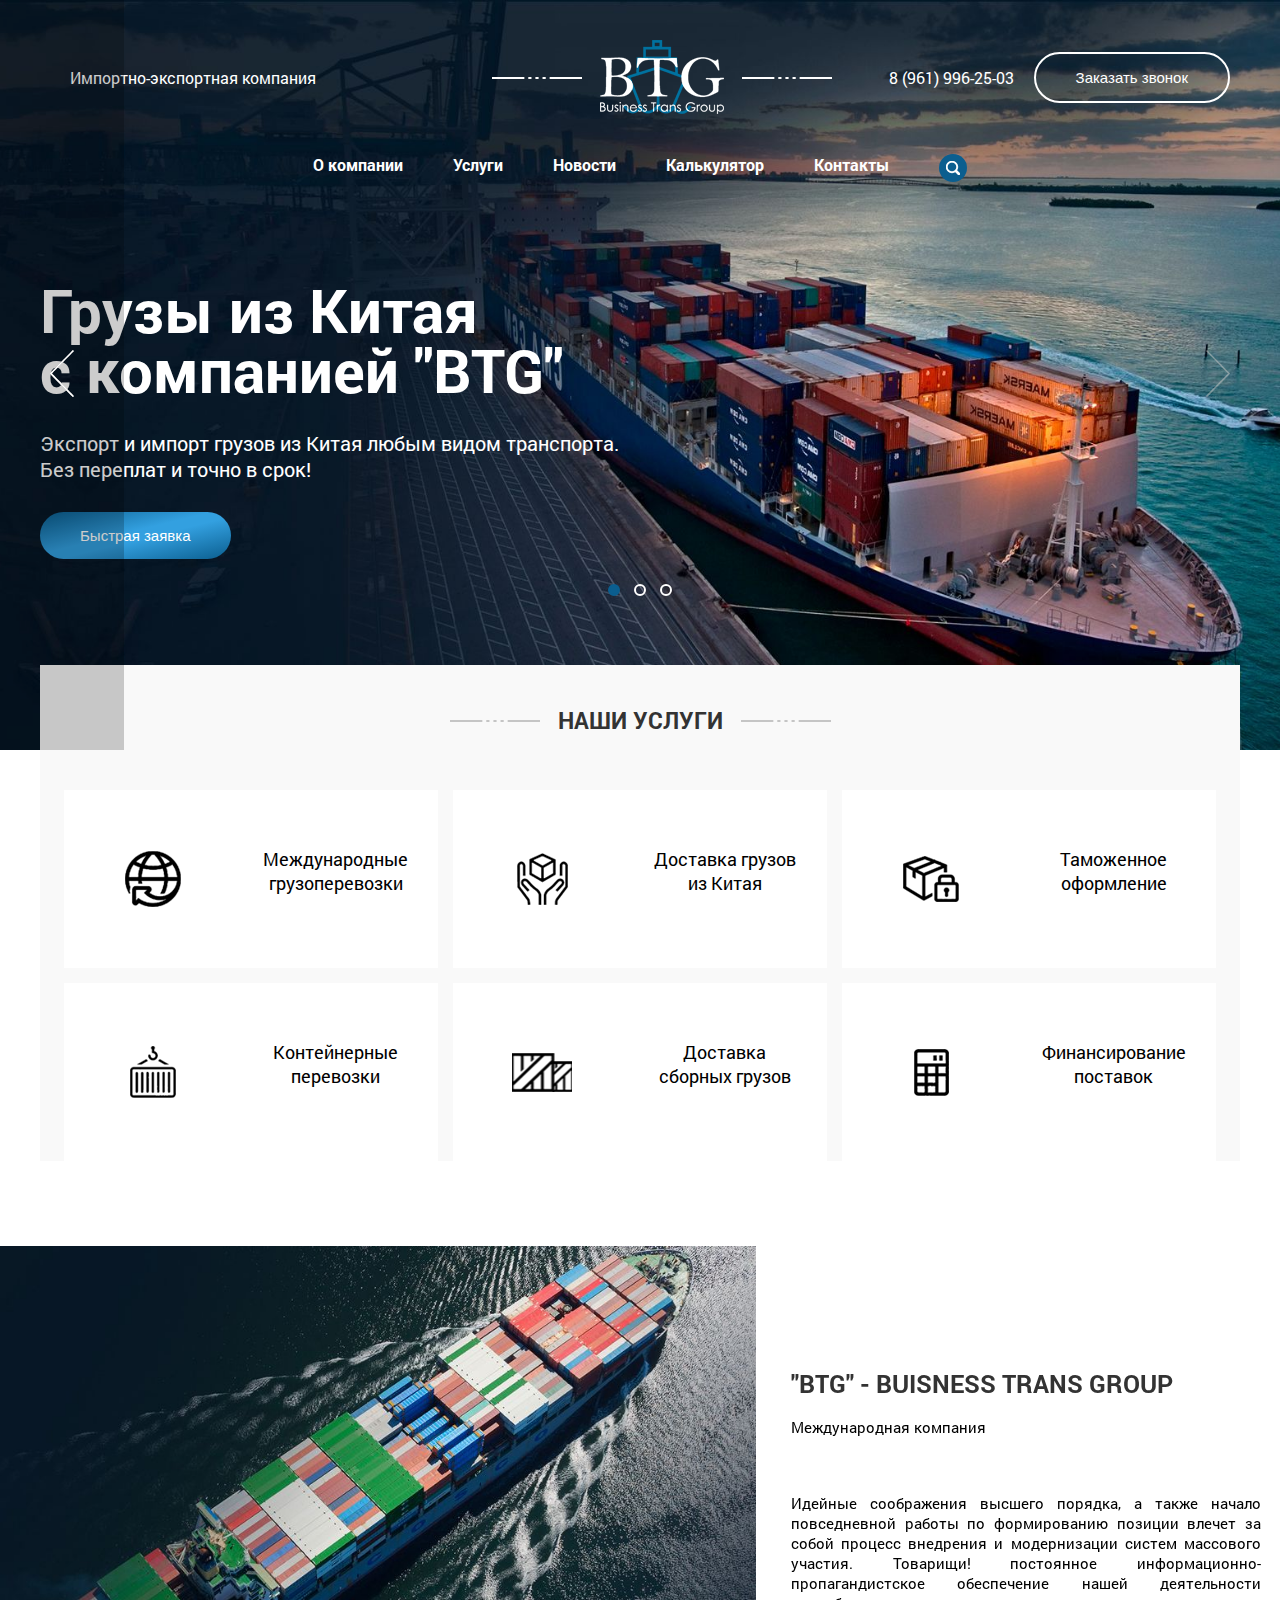
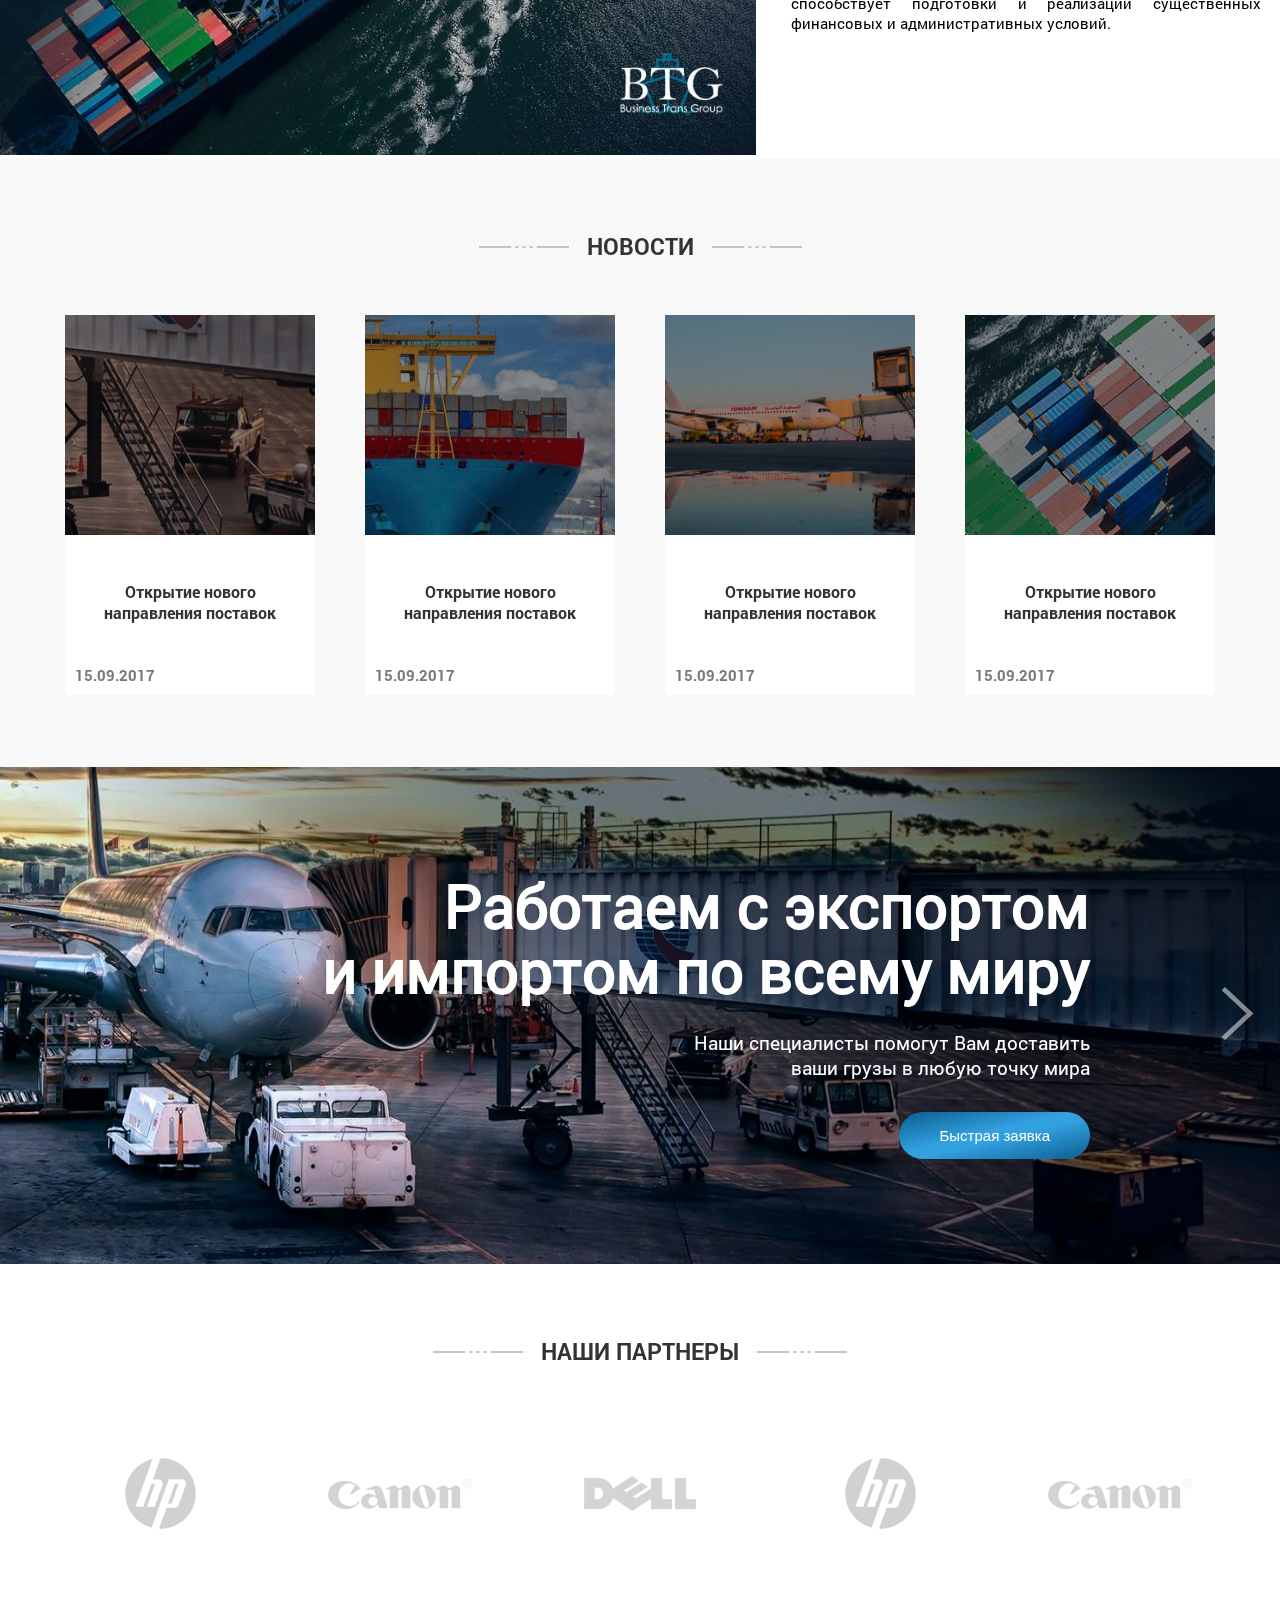
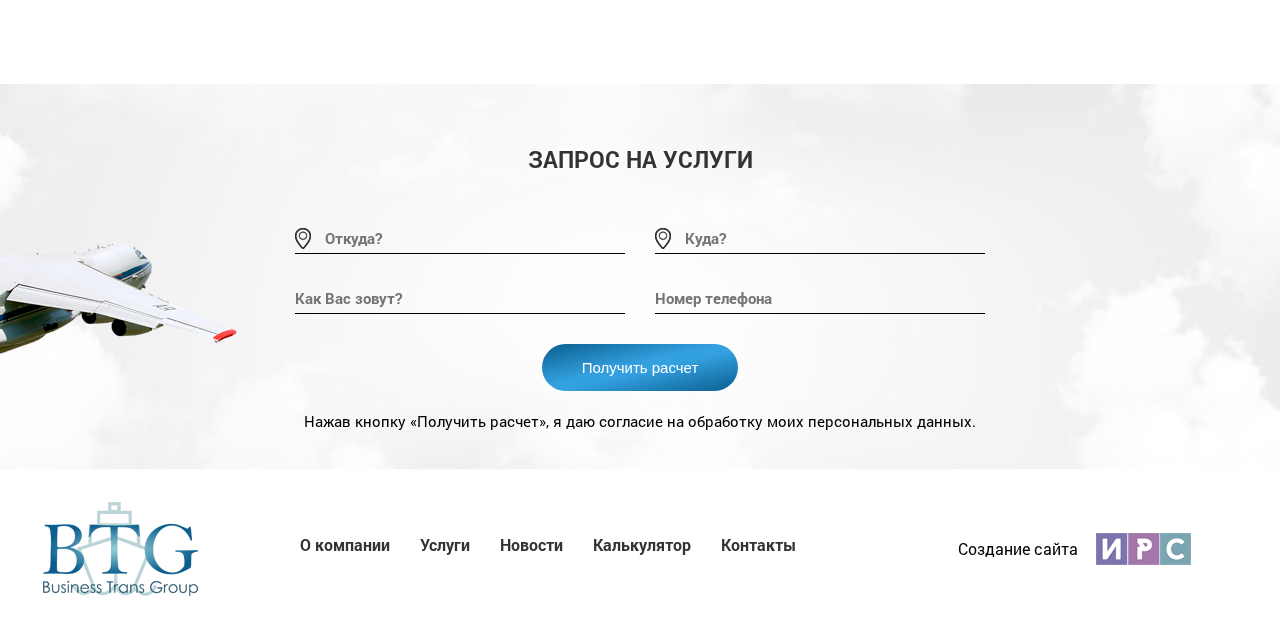
<file: btg/index.html>
<!DOCTYPE html>
<html lang="en"></html>
<head>
  <meta charset="UTF-8"/>
  <meta name="viewport" content="width=device-width, initial-scale=1"/>
  <title>Грузы из Китая </title>
  <link rel="stylesheet" href="css/fonts.css"/>
  <link rel="stylesheet" href="css/main.css"/>
  <link rel="stylesheet" href="css/media.css"/>
</head>
<body>
  <section class="head">
    <div class="slider-wrap">
      <div class="line_track">
        <div class="slider-item">
          <div class="wrap-desc">
            <h1 class="slider-item__title">Грузы из Китая <br> с компанией "BTG"</h1>
            <div class="slider-item__descr">Экспорт и импорт грузов из Китая любым видом транспорта. <br> Без переплат и точно в срок!</div>
            <button class="btn btn_blue btn_item">Быстрая заявка</button>
          </div>
        </div>
        <div class="slider-item">
          <div class="wrap-desc">
            <h1 class="slider-item__title">Грузы из Китая <br> с компанией "BTG"</h1>
            <div class="slider-item__descr">Экспорт и импорт грузов из Китая любым видом транспорта. <br> Без переплат и точно в срок!</div>
            <button class="btn btn_blue btn_item">Быстрая заявка</button>
          </div>
        </div>
        <div class="slider-item">
          <div class="wrap-desc">
            <h1 class="slider-item__title">Грузы из Китая <br> с компанией "BTG"</h1>
            <div class="slider-item__descr">Экспорт и импорт грузов из Китая любым видом транспорта. <br> Без переплат и точно в срок!</div>
            <button class="btn btn_blue btn_item">Быстрая заявка</button>
          </div>
        </div>
      </div>
      <div class="cirkle-wrap">
        <ul class="cirkles">
          <li class="cirkle cirkle-active"></li>
          <li class="cirkle"></li>
          <li class="cirkle"></li>
        </ul>
      </div>
      <div class="prev-wrap">
        <div class="prev"><?xml version="1.0" encoding="utf-8"?>
          <svg xmlns="http://www.w3.org/2000/svg"
          	xmlns:xlink="http://www.w3.org/1999/xlink"
          	width="24px" height="47px" viewBox="0 0 24 47">
          <filter filterUnits="objectBoundingBox" x="0.00" y="0.00" width="100.00" height="100.00" id="filter0">
          <feFlood flood-color="rgb(255,255,255)" result="coFloodOut1"/>
          <feComposite in="coFloodOut1" in2="SourceAlpha" operator="in" result="coOverlay1"/>
          <feBlend in="coOverlay1" in2="SourceGraphic" mode="normal" result="colorOverlay1"/>
          </filter>
          <path fillRule="evenodd" d="M 23.99 45.89C 23.99 45.89 22.91 46.99 22.91 46.99 22.91 46.99 0.01 23.66 0.01 23.66 0.01 23.66 0.17 23.5 0.17 23.5 0.17 23.5 0.01 23.34 0.01 23.34 0.01 23.34 22.91 0.01 22.91 0.01 22.91 0.01 23.99 1.11 23.99 1.11 23.99 1.11 2.01 23.5 2.01 23.5 2.01 23.5 23.99 45.89 23.99 45.89Z" fill="rgb(11,93,143)" filter="url(#filter0)"/></svg>
        </div>
      </div>
      <div class="next-wrap">
        <div class="next"><?xml version="1.0" encoding="utf-8"?>
          <svg xmlns="http://www.w3.org/2000/svg"
          	xmlns:xlink="http://www.w3.org/1999/xlink"
          	width="24px" height="47px" viewBox="0 0 24 47">
          <filter filterUnits="objectBoundingBox" x="0.00" y="0.00" width="100.00" height="100.00" id="filter0">
          <feFlood flood-color="rgb(255,255,255)" result="coFloodOut1"/>
          <feComposite in="coFloodOut1" in2="SourceAlpha" operator="in" result="coOverlay1"/>
          <feBlend in="coOverlay1" in2="SourceGraphic" mode="normal" result="colorOverlay1"/>
          </filter>
          <path fillRule="evenodd" d="M 23.99 23.66C 23.99 23.66 1.09 46.99 1.09 46.99 1.09 46.99 0.01 45.89 0.01 45.89 0.01 45.89 21.99 23.5 21.99 23.5 21.99 23.5 0.01 1.11 0.01 1.11 0.01 1.11 1.09 0.01 1.09 0.01 1.09 0.01 23.99 23.34 23.99 23.34 23.99 23.34 23.83 23.5 23.83 23.5 23.83 23.5 23.99 23.66 23.99 23.66Z" fill="rgb(11,93,143)" filter="url(#filter0)"/></svg>
        </div>
      </div>
    </div>
    <header>
      <div class="header-top">
        <div class="header-top__logo">
          <div class="header-top__logo-name">Импортно-экспортная компания</div><a href="index.html" class="logo"></a>
        </div>
        <div class="header-top__tel"><a href="#" class="tel tel_header">8 (961) 996-25-03</a>
          <button class="btn btn-o btn_header">Заказать звонок</button>
        </div>
      </div>
      <div class="header-down">
        <nav id="menu_header" class="menu"><span class="burger"></span>
          <ul class="list_nav">
            <li><a href="#aboutUs">О компании</a></li>
            <li><a href="#services">Услуги</a></li>
            <li><a href="#news">Новости</a></li>
            <li><a href="#forms">Калькулятор</a></li>
            <li><a href="#forms">Контакты</a></li>
          </ul>
          <button type="search" class="btn_search"></button>
        </nav>
      </div>
    </header>
  </section>
  <script src="./js/parts/slideOne.js"></script>
  <script src="./js/parts/slowScrollMain.js"></script>
  <div class="overlay">
    <div class="wrap-popup">
      <div class="popup">
        <button class="popup-close">&#10006;</button>
        <h2 class="popup-title">Заказать звонок</h2>
        <div class="popup-form__wrap">
          <div class="popup-form__wrap-input">
            <input type="text" placeholder="Как Вас зовут?" class="popup_name"/>
            <input type="tel" placeholder="Номер телефона" class="popup_tel tel"/>
          </div>
          <button type="submit" class="btn btn_blue">Заказать звонок</button>
        </div><small class="popup-desc">Нажав кнопку "Заказать звонок"<br>я даю согласие на обработку моих персональных данных.</small>
      </div>
    </div>
  </div>
  <section id="services" class="services">
    <div class="serviceWrap">
      <h2 class="serviceWrap__title">Наши услуги</h2>
      <div class="services-blocks">
        <div class="service-block">
          <div class="service_icon"></div>
          <div class="wrap_descr"><span class="descr">Международные грузоперевозки</span><a href="page.html" class="btn btn-0 btn_service">Подробнее</a></div>
        </div>
        <div class="service-block">
          <div class="service_icon"></div>
          <div class="wrap_descr"><span class="descr"> Доставка грузов из Китая</span><a href="page.html" class="btn btn-0 btn_service">Подробнее		</a></div>
        </div>
        <div class="service-block">
          <div class="service_icon"></div>
          <div class="wrap_descr"> <span class="descr">Таможенное оформление</span><a href="page.html" class="btn btn-0 btn_service">Подробнее</a></div>
        </div>
        <div class="service-block">
          <div class="service_icon"></div>
          <div class="wrap_descr"> <span class="descr">Контейнерные перевозки</span><a href="page.html" class="btn btn-0 btn_service">Подробнее</a></div>
        </div>
        <div class="service-block">
          <div class="service_icon"></div>
          <div class="wrap_descr"> <span class="descr">Доставка сборных грузов </span><a href="page.html" class="btn btn-0 btn_service">Подробнее</a></div>
        </div>
        <div class="service-block">
          <div class="service_icon"></div>
          <div class="wrap_descr"> <span class="descr">Финансирование поставок</span><a href="page.html" class="btn btn-0 btn_service">Подробнее</a></div>
        </div>
      </div>
    </div>
  </section>
  <section id="aboutUs" class="aboutUs">
    <div class="wrap-aboutUs">
      <div class="img_aboutUs"><img src="img/aboutUs/buisness.jpg" alt="ship"/></div>
      <div class="wrap-aboutUs__descr">
        <h2 class="descr-aboutUs__title">"BTG" - buisness trans group</h2><small class="descr-aboutUs__small">Международная компания </small>
        <p class="descr-aboutUs">Идейные соображения высшего порядка, а также начало повседневной работы по формированию позиции влечет за собой процесс внедрения и модернизации систем массового участия. Товарищи! постоянное информационно-пропагандистское обеспечение нашей деятельности способствует подготовки и реализации существенных финансовых и административных условий.</p>
      </div>
    </div>
  </section>
  <section id="news" class="news">
    <div class="wrap">
      <h2 class="news-title">Новости</h2>
      <div class="blocks-news">
        <div class="line_track_mini">
          <div class="wrap-block-news">
            <div class="block-news">
              <div class="img_wrap"><img src="img/news/1.png" alt="news1"/></div>
              <p class="news-text">Открытие нового направления поставок</p>
              <p class="news-time">15.09.2017</p>
            </div>
          </div>
          <div class="wrap-block-news">
            <div class="block-news">
              <div class="img_wrap"><img src="img/news/2.png" alt="news2"/></div>
              <p class="news-text">Открытие нового направления поставок</p>
              <p class="news-time">15.09.2017</p>
            </div>
          </div>
          <div class="wrap-block-news">
            <div class="block-news">
              <div class="img_wrap"><img src="img/news/3.png" alt="news3"/></div>
              <p class="news-text">Открытие нового направления поставок</p>
              <p class="news-time">15.09.2017</p>
            </div>
          </div>
          <div class="wrap-block-news">
            <div class="block-news">
              <div class="img_wrap"><img src="img/news/4.png" alt="news4"/></div>
              <p class="news-text">Открытие нового направления поставок</p>
              <p class="news-time">15.09.2017</p>
            </div>
          </div>
        </div>
      </div>
      <div class="wrap_slide_mini_elements">
        <div class="mini_prev_wrap">
          <div class="mini_prev"><?xml version="1.0" ?><svg id="blue_copy" style="enable-background:new 0 0 100 100;" version="1.1" viewBox="0 0 100 100" xml:space="preserve" xmlns="http://www.w3.org/2000/svg" xmlns:xlink="http://www.w3.org/1999/xlink"><g id="Layer_8_copy_4_2_"><path d="M70.787,27.267v8.294c0,0.571-0.305,1.1-0.8,1.385L49.776,48.615c-1.066,0.616-1.066,2.155,0,2.771l20.212,11.669   c0.495,0.286,0.8,0.814,0.8,1.385v8.294c0,1.231-1.333,2.001-2.399,1.385L29.013,51.385c-1.066-0.616-1.066-2.155,0-2.771   l39.375-22.733C69.454,25.266,70.787,26.035,70.787,27.267z"/><path d="M69.987,63.055l-2.376-1.372c-0.013,0.043-0.023,0.09-0.032,0.136l0.409,0.236c0.495,0.286,0.8,0.814,0.8,1.385v8.294   c0,1.008-0.894,1.693-1.803,1.575l1.404,0.81c1.066,0.616,2.399-0.154,2.399-1.385V64.44C70.787,63.868,70.482,63.34,69.987,63.055   z"/><path d="M49.776,48.615l20.212-11.669c0.495-0.286,0.8-0.814,0.8-1.385v-8.294c0-1.115-1.092-1.84-2.091-1.512   c0.054,0.16,0.091,0.328,0.091,0.512v8.294c0,0.571-0.305,1.1-0.8,1.385L47.776,47.615c-0.078,0.052-0.745,0.516-0.8,1.385   c-0.057,0.911,0.609,1.467,0.673,1.518c0.639,0.443,1.277,0.885,1.916,1.328c-0.032-0.112-0.07-0.312,0.019-0.51   c0.011-0.025,0.024-0.049,0.037-0.07C48.725,50.593,48.768,49.196,49.776,48.615z"/><path d="M70.787,27.267v8.294c0,0.571-0.305,1.1-0.8,1.385L49.776,48.615   c-1.066,0.616-1.066,2.155,0,2.771l20.212,11.669c0.495,0.286,0.8,0.814,0.8,1.385v8.294c0,1.231-1.333,2.001-2.399,1.385   L29.013,51.385c-1.066-0.616-1.066-2.155,0-2.771l39.375-22.733C69.454,25.266,70.787,26.035,70.787,27.267z" style="fill:none;stroke:#000000;stroke-miterlimit:10;"/></g></svg>
          </div>
        </div>
        <div class="mini_next_wrap">
          <div class="mini_next"><?xml version="1.0" ?><svg id="blue_copy" style="enable-background:new 0 0 100 100;" version="1.1" viewBox="0 0 100 100" xml:space="preserve" xmlns="http://www.w3.org/2000/svg" xmlns:xlink="http://www.w3.org/1999/xlink"><g id="Layer_8_copy_4_2_"><path d="M70.787,27.267v8.294c0,0.571-0.305,1.1-0.8,1.385L49.776,48.615c-1.066,0.616-1.066,2.155,0,2.771l20.212,11.669   c0.495,0.286,0.8,0.814,0.8,1.385v8.294c0,1.231-1.333,2.001-2.399,1.385L29.013,51.385c-1.066-0.616-1.066-2.155,0-2.771   l39.375-22.733C69.454,25.266,70.787,26.035,70.787,27.267z"/><path d="M69.987,63.055l-2.376-1.372c-0.013,0.043-0.023,0.09-0.032,0.136l0.409,0.236c0.495,0.286,0.8,0.814,0.8,1.385v8.294   c0,1.008-0.894,1.693-1.803,1.575l1.404,0.81c1.066,0.616,2.399-0.154,2.399-1.385V64.44C70.787,63.868,70.482,63.34,69.987,63.055   z"/><path d="M49.776,48.615l20.212-11.669c0.495-0.286,0.8-0.814,0.8-1.385v-8.294c0-1.115-1.092-1.84-2.091-1.512   c0.054,0.16,0.091,0.328,0.091,0.512v8.294c0,0.571-0.305,1.1-0.8,1.385L47.776,47.615c-0.078,0.052-0.745,0.516-0.8,1.385   c-0.057,0.911,0.609,1.467,0.673,1.518c0.639,0.443,1.277,0.885,1.916,1.328c-0.032-0.112-0.07-0.312,0.019-0.51   c0.011-0.025,0.024-0.049,0.037-0.07C48.725,50.593,48.768,49.196,49.776,48.615z"/><path d="M70.787,27.267v8.294c0,0.571-0.305,1.1-0.8,1.385L49.776,48.615   c-1.066,0.616-1.066,2.155,0,2.771l20.212,11.669c0.495,0.286,0.8,0.814,0.8,1.385v8.294c0,1.231-1.333,2.001-2.399,1.385   L29.013,51.385c-1.066-0.616-1.066-2.155,0-2.771l39.375-22.733C69.454,25.266,70.787,26.035,70.787,27.267z" style="fill:none;stroke:#000000;stroke-miterlimit:10;"/></g></svg>
          </div>
        </div>
        <div class="cirkle_wrap_mini">
          <div class="cirkle_mini active"></div>
          <div class="cirkle_mini"></div>
          <div class="cirkle_mini"></div>
          <div class="cirkle_mini"></div>
        </div>
      </div>
    </div>
  </section>
  <section class="works">
    <div class="slider-wrap-big">
      <div class="line-track-big">
        <div class="slider-item-big">
          <div class="slider-item-big__block">
            <h2 class="slider-item-big__title">Работаем с экспортом<br>и импортом по всему миру</h2>
            <p class="slider-item-big__descr">Наши специалисты помогут Вам доставить<br>ваши грузы в любую точку мира</p>
            <button class="btn btn_blue big_item">Быстрая заявка</button>
          </div>
        </div>
        <div class="slider-item-big">
          <div class="slider-item-big__block">
            <h2 class="slider-item-big__title">Работаем с экспортом<br>и импортом по всему миру</h2>
            <p class="slider-item-big__descr">Наши специалисты помогут Вам доставить<br>ваши грузы в любую точку мира</p>
            <button class="btn btn_blue big_item">Быстрая заявка</button>
          </div>
        </div>
        <div class="slider-item-big">
          <div class="slider-item-big__block">
            <h2 class="slider-item-big__title">Работаем с экспортом<br>и импортом по всему миру</h2>
            <p class="slider-item-big__descr">Наши специалисты помогут Вам доставить<br>ваши грузы в любую точку мира</p>
            <button class="btn btn_blue big_item">Быстрая заявка</button>
          </div>
        </div>
      </div>
      <div class="prev-wrap-big">
        <div class="prev_mini"><?xml version="1.0" ?><!DOCTYPE svg  PUBLIC '-//W3C//DTD SVG 1.1//EN'  'http://www.w3.org/Graphics/SVG/1.1/DTD/svg11.dtd'><svg height="512px" id="Layer_1" style="enable-background:new 0 0 512 512;" version="1.1" viewBox="0 0 512 512" width="512px" xml:space="preserve" xmlns="http://www.w3.org/2000/svg" xmlns:xlink="http://www.w3.org/1999/xlink"><polygon points="160,115.4 180.7,96 352,256 180.7,416 160,396.7 310.5,256 "/></svg>
        </div>
      </div>
      <div class="next-wrap-big">
        <div class="next_mini"><?xml version="1.0" ?><!DOCTYPE svg  PUBLIC '-//W3C//DTD SVG 1.1//EN'  'http://www.w3.org/Graphics/SVG/1.1/DTD/svg11.dtd'><svg height="512px" id="Layer_1" style="enable-background:new 0 0 512 512;" version="1.1" viewBox="0 0 512 512" width="512px" xml:space="preserve" xmlns="http://www.w3.org/2000/svg" xmlns:xlink="http://www.w3.org/1999/xlink"><polygon points="160,115.4 180.7,96 352,256 180.7,416 160,396.7 310.5,256 "/></svg>
        </div>
      </div>
    </div>
  </section>
  <section class="partners">
    <div class="wrap">
      <h2 class="partners-title">Наши партнеры </h2>
      <div class="blocks-partners">
        <div class="block-partner">
          <div class="block-partner__icon"></div>
        </div>
        <div class="block-partner">
          <div class="block-partner__icon"></div>
        </div>
        <div class="block-partner">
          <div class="block-partner__icon"></div>
        </div>
        <div class="block-partner">
          <div class="block-partner__icon"></div>
        </div>
        <div class="block-partner">
          <div class="block-partner__icon"></div>
        </div>
      </div>
    </div>
  </section>
  <section id="forms" class="forms">
    <div class="sky-liner-bg">
      <div class="wrap-forms-all">
        <h2 class="forms-title">Запрос на услуги</h2>
        <div class="wrap-form">
          <form class="form">
            <div class="input">
              <input type="text" placeholder="Откуда?" required="required" class="from-location"/>
            </div>
            <div class="input">
              <input type="text" placeholder="Куда?" required="required" class="to-location"/>
            </div>
            <div class="input">
              <input type="text" placeholder="Как Вас зовут?" required="required" class="user_name"/>
            </div>
            <div class="input">
              <input type="tel" placeholder="Номер телефона" required="required" class="tel"/>
            </div>
            <div class="wrap-btn">
              <button class="btn btn_blue">Получить расчет</button>
            </div>
            <div class="wrap_small"><small class="descr-form">Нажав кнопку «Получить расчет», я даю согласие на обработку моих персональных данных.</small></div>
          </form>
        </div>
      </div>
    </div>
  </section>
  <footer>
    <div class="wrap-all">
      <div class="wrap-footer">
        <div class="logo"><a href="index.html" class="logo_footer"></a></div>
        <nav class="footer_nav">
          <ul>
            <li><a href="#aboutUs">О компании</a></li>
            <li><a href="#services">	Услуги</a></li>
            <li><a href="#news">	Новости</a></li>
            <li><a href="#forms">	Калькулятор</a></li>
            <li><a href="#">Контакты</a></li>
          </ul>
        </nav>
        <div class="block_create_autor">Создание сайта<a href="#" class="block-icon-create"></a></div>
      </div>
    </div>
  </footer>
  <div id="btn-scroll-up" class="btn-wrap-scroll">
    <button class="btn-scroll"> <?xml version="1.0" ?><!DOCTYPE svg  PUBLIC '-//W3C//DTD SVG 1.1//EN'  'http://www.w3.org/Graphics/SVG/1.1/DTD/svg11.dtd'><svg id="Layer_1" style="enable-background:new 0 0 64 64;" version="1.1" viewBox="0 0 64 64" xml:space="preserve" xmlns="http://www.w3.org/2000/svg" xmlns:xlink="http://www.w3.org/1999/xlink"><style type="text/css">
	.st0{fill:#134563;}
</style><g><g id="Icon-Chevron-Left" transform="translate(237.000000, 335.000000)"><polyline class="st0" id="Fill-35" points="-191.3,-296.9 -193.3,-294.9 -205,-306.6 -216.7,-294.9 -218.7,-296.9 -205,-310.6      -191.3,-296.9    "/></g></g></svg>
    </button>
  </div>
  
  <script src="js/parts/menuMain.js"></script>
  <script src="js/parts/masks.js"></script>
  <script src="js/parts/popupMain.js"></script>
  <script src="js/parts/miniSlaiderMain.js"></script>
  <script src="js/parts/bigSlider.js"></script>
  <script src="js/parts/btnScroll.js"></script>
</body>
</file>
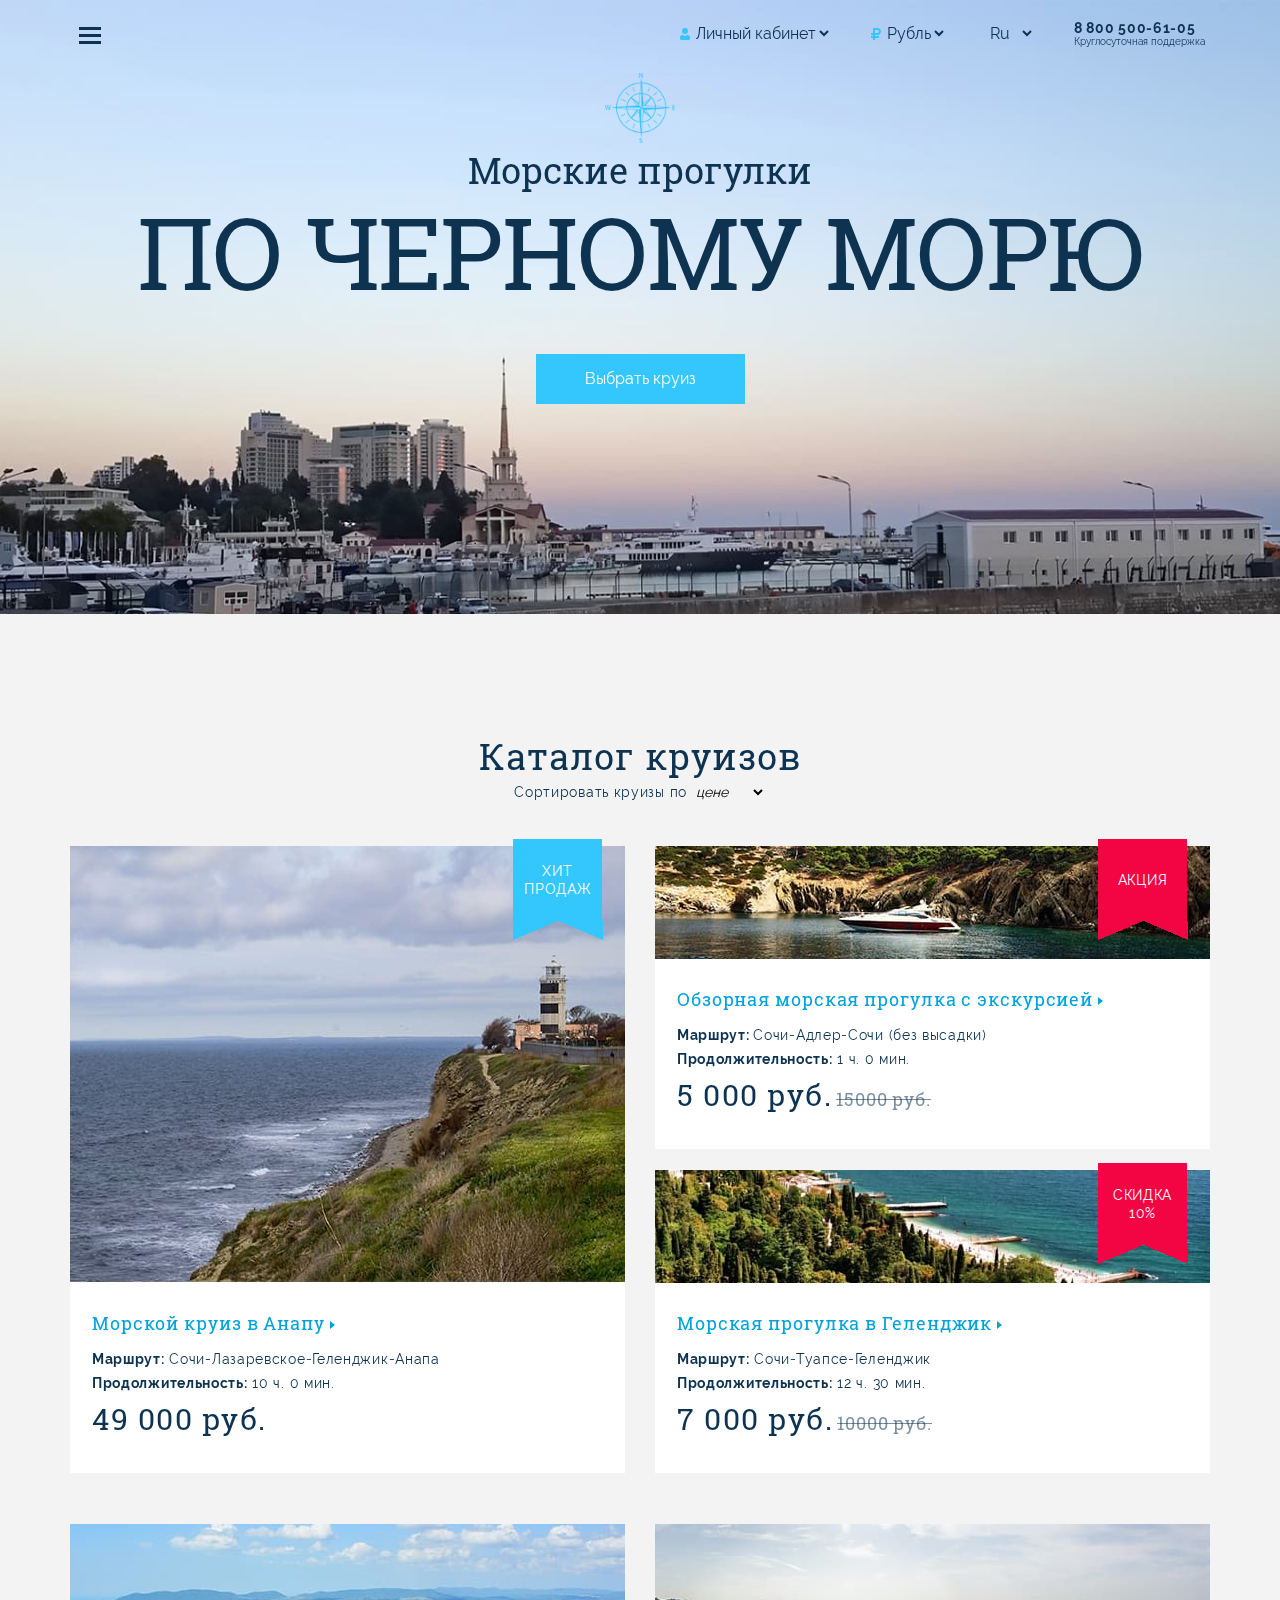
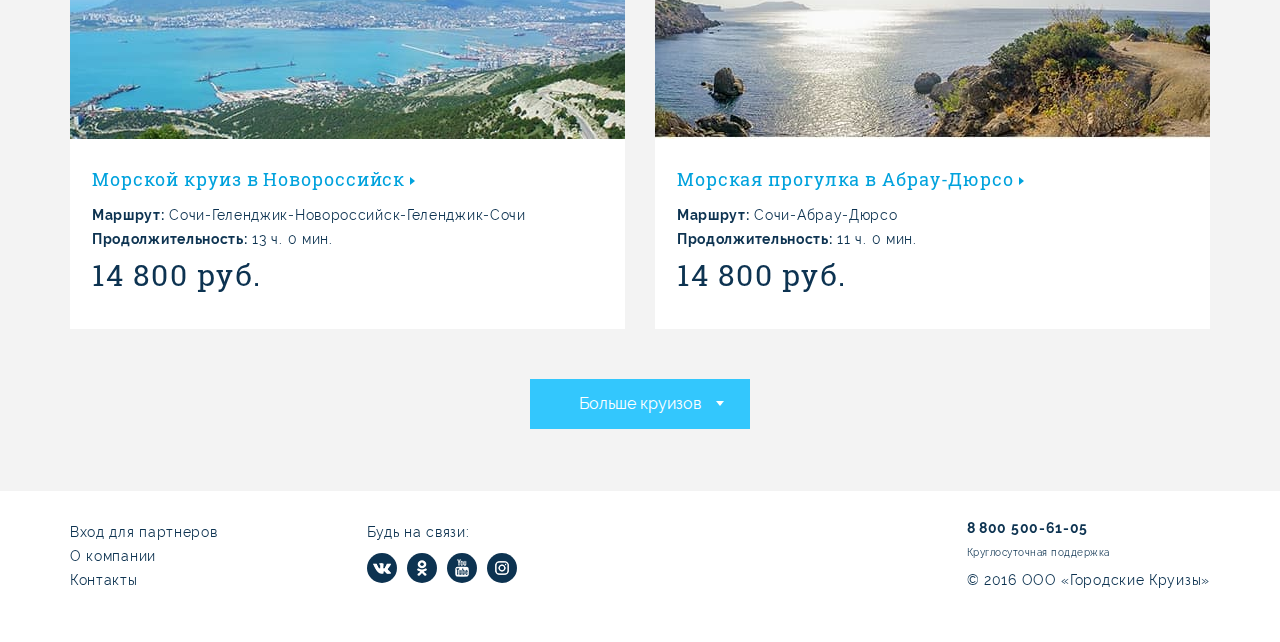
<file: mytest1/index.html>
<!DOCTYPE html>
<html lang="ru-RU">
  <head>
    <meta charset="utf-8">
    <title>Главная страница</title><!--[if IE]>
    <meta http-equiv="X-UA-Compatible" content="IE = edge"><![endif]-->
    <meta name="viewport" content="width=device-width,initial-scale=1">
    <meta name="keywords" content="">
    <link rel="stylesheet" type="text/css" href="static/css/styles.min.css">
    <script src="static/js/picturefill.min.js"></script><!--[if lt IE 9]>
    <script src="https://cdnjs.cloudflare.com/ajax/libs/html5shiv/3.7.3/html5shiv-printshiv.min.js"></script><![endif]-->
  </head>
  <body class="index-page">
    <div class="wrapper">
      <header class="header">
        <div class="container">
          <div class="header__header-top">
            <div class="header-top__left">
              <div class="burger-wrap" id="burger-wrap">
                <div class="nav-main__burger nav-main__burger--closed" id="burger"></div>
              </div>
              <div class="menu-main__wrapper">
                <div class="header-top__nav-main nav-main--closed" id="menu-main">
                  <nav class="nav-main">
                    <ul class="nav-main__list">
                      <li><a href="#">Популярные маршруты</a></li>
                      <li><a href="#">Расписание рейсов</a></li>
                      <li><a href="#">Забронированные рейсы</a></li>
                      <li><a href="#">Вход для партнеров</a></li>
                      <li><a href="#">О компании</a></li>
                      <li><a href="#">Контакты</a></li>
                    </ul>
                  </nav>
                </div>
              </div>
            </div>
            <div class="header-top__right">
              <div class="header-top__person-room">
                <div class="person-room__icon"></div>
                <div class="person-room__select">
                  <select>
                    <option value="">Личный кабинет</option>
                  </select>
                </div>
              </div>
              <div class="header-top__currency">
                <div class="currency__icon"></div>
                <div class="currency__select">
                  <select>
                    <option value="">Рубль</option>
                  </select>
                </div>
              </div>
              <div class="header-top__language">
                <div class="language__select">
                  <select>
                    <option value="" selected>Ru</option>
                    <option value="">Eng</option>
                  </select>
                </div>
              </div>
              <div class="header-top__tel"><a href="tel:88005006105">8 800 500-61-05</a><span>Круглосуточная поддержка</span></div>
            </div>
          </div>
          <div class="header__logo-wrap"><a class="header__logo" href="index.html"><img src="static/images/general/header_logo.png" alt="logo"></a></div>
          <div class="header__header-bottom"> 
            <h1 class="header-bottom__title">Морские прогулки<br/> <mark>по черному морю</mark></h1><a class="header-bottom__button button" href="#scroll-catalog">Выбрать круиз</a>
          </div>
          <div class="header__line-wrap">
            <div class="header__line"></div>
          </div>
        </div>
      </header>
      <div class="content">
        <section class="main-catalog" id="scroll-catalog">
          <div class="container">
            <div class="main-catalog__wrapper">
              <h2 class="main-catalog__title">Каталог круизов</h2>
              <div class="main-catalog__sort-wrapper"><span class="main-catalog__sort">Сортировать круизы по </span>
                <select class="main-catalog__select">
                  <option selected>цене</option>
                  <option>месту</option>
                  <option>отзывам</option>
                </select>
              </div>
            </div>
            <div class="main-catalog__offer-cards">
              <div class="offer-card__wrapper">
                <div class="offer-card">
                  <div class="offer-card__img-wrap">
                    <picture>
                      <source media="(min-width: 1140px)" srcset="static/images/content/cards/card1_desktop.jpg">
                      <source media="(min-width: 720px)" srcset="static/images/content/cards/card1_tablet.jpg"><img class="offer-card__img" src="static/images/content/cards/card1_mobile.jpg" alt="Круиз в Анапу">
                    </picture><span class="offer-card__tag offer-card__tag--hit">Хит Продаж</span>
                  </div>
                  <div class="offer-card__information">
                    <h3 class="offer-card__title">Морской круиз <br/> в Анапу</h3>
                    <p class="offer-card__route"><strong>Маршрут:</strong> Сочи-Лазаревское-Геленджик-Анапа</p><span class="offer-card__time"><strong>Продолжительность:</strong> 10 ч. 0 мин.</span>
                    <div class="offer-card__price__wrapper"><span class="offer-card__price">49 000 руб.</span></div>
                  </div>
                </div>
              </div>
              <div class="offer-card__wrapper">
                <div class="offer-card">
                  <div class="offer-card__img-wrap">
                    <picture>
                      <source media="(min-width: 1140px)" srcset="static/images/content/cards/card2_desktop.jpg">
                      <source media="(min-width: 720px)" srcset="static/images/content/cards/card2_tablet.jpg"><img class="offer-card__img" src="static/images/content/cards/card2_mobile.jpg" alt="Прогулка с экскурсией">
                    </picture><span class="offer-card__tag offer-card__tag--action">Акция</span>
                  </div>
                  <div class="offer-card__information">
                    <h3 class="offer-card__title">Обзорная морская прогулка с экскурсией</h3>
                    <p class="offer-card__route"> <strong>Маршрут: </strong> Сочи-Адлер-Сочи <span>(без высадки)</span></p><span class="offer-card__time"><strong>Продолжительность:</strong> 1 ч. 0 мин.</span>
                    <div class="offer-card__price__wrapper"><span class="offer-card__price">5 000 руб.</span>
                      <strike class="offer-card__price-old">15000 руб.</strike>
                    </div>
                  </div>
                </div>
              </div>
              <div class="offer-card__wrapper">
                <div class="offer-card">
                  <div class="offer-card__img-wrap">
                    <picture>
                      <source media="(min-width: 1140px)" srcset="static/images/content/cards/card3_desktop.jpg">
                      <source media="(min-width: 720px)" srcset="static/images/content/cards/card3_tablet.jpg"><img class="offer-card__img" src="static/images/content/cards/card3_mobile.jpg" alt="Прогулка в Геленджик">
                    </picture><span class="offer-card__tag offer-card__tag--action">Скидка 10%</span>
                  </div>
                  <div class="offer-card__information">
                    <h3 class="offer-card__title">Морская прогулка<br/> в Геленджик</h3>
                    <p class="offer-card__route"><strong>Маршрут:</strong>  Сочи-Туапсе-Геленджик</p><span class="offer-card__time"><strong>Продолжительность:</strong>  12 ч. 30 мин.</span>
                    <div class="offer-card__price__wrapper"><span class="offer-card__price">7 000 руб.</span>
                      <strike class="offer-card__price-old">10000 руб.</strike>
                    </div>
                  </div>
                </div>
              </div>
              <div class="offer-card__wrapper">
                <div class="offer-card">
                  <div class="offer-card__img-wrap">
                    <picture>
                      <source media="(min-width: 1140px)" srcset="static/images/content/cards/card4_desktop.jpg">
                      <source media="(min-width: 720px)" srcset="static/images/content/cards/card4_tablet.jpg"><img class="offer-card__img" src="static/images/content/cards/card4_mobile.jpg" alt="Круиз в Новороссийск">
                    </picture>
                  </div>
                  <div class="offer-card__information">
                    <h3 class="offer-card__title">Морской круиз<br/> в Новороссийск</h3>
                    <p class="offer-card__route"><strong>Маршрут:</strong> Сочи-Геленджик-Новороссийск-Геленджик-Сочи</p><span class="offer-card__time"><strong>Продолжительность:</strong> 13 ч. 0 мин.</span>
                    <div class="offer-card__price__wrapper"><span class="offer-card__price">14 800 руб.</span></div>
                  </div>
                </div>
              </div>
              <div class="offer-card__wrapper offer-card__wrapper--plus">
                <div class="offer-card">
                  <div class="offer-card__img-wrap"><img class="offer-card__img" src="static/images/content/cards/card5_desktop.jpg" alt="Прогулка в Абрау-Дюрсо"></div>
                  <div class="offer-card__information">
                    <h3 class="offer-card__title">Морская прогулка в Абрау-Дюрсо</h3>
                    <p class="offer-card__route"><strong>Маршрут:</strong> Сочи-Абрау-Дюрсо</p><span class="offer-card__time"><strong>Продолжительность:</strong> 11 ч. 0 мин.</span>
                    <div class="offer-card__price__wrapper"><span class="offer-card__price">14 800 руб.</span></div>
                  </div>
                </div>
              </div>
            </div>
            <div class="main-catalog__button-wrapper">
              <button class="main-catalog__button button">Больше круизов</button>
            </div>
            <div class="overlay overlay--closed">
              <div class="popup-wrap popup-wrap--closed">
                <div class="popup__close-wrapper"><span class="popup__close"> </span></div>
                <div class="popup">
                  <div class="popup__content">
                    <div class="content-slider">
                      <div class="content-slider__big-photo"><img id="photo-big" src="static/images/content/popup/popup-img1.jpg" alt="big photo"></div>
                      <div class="content-slider__nav">
                        <div class="nav__img-wrap nav__img-wrap--active" data-numb="1"><img class="popup__image-nav" src="static/images/content/popup/nav/popup-nav1.jpg" alt=""></div>
                        <div class="nav__img-wrap" data-numb="2"><img class="popup__image-nav" src="static/images/content/popup/nav/popup-nav2.jpg" alt=""></div>
                        <div class="nav__img-wrap" data-numb="3"><img class="popup__image-nav" src="static/images/content/popup/nav/popup-nav3.jpg" alt=""></div>
                        <div class="nav__img-wrap" data-numb="4"><img class="popup__image-nav" src="static/images/content/popup/nav/popup-nav4.jpg" alt=""></div>
                      </div>
                    </div>
                    <div class="content-information">
                      <div class="content-information__descr-place descr-place">
                        <h3 class="descr-place__title">Морская прогулка<br/> в Абрау-Дюрсо</h3><span class="descr-place__route"> <strong>Маршрут: </strong>Сочи - Абрау-Дюрсо</span><span class="descr-place__time"> <strong>Продолжительность: </strong>11 ч. 0 мин.</span>
                        <p class="descr-place__schedule"> <strong>Расписание:</strong>Отправление из Сочи: ежедневно в 10:00, 11:40, 13:20, 15:00, 16:40<br/> Отправление из Абрау-Дюрсо: ежедневно в 12:25, 14:05, 15:45, 17:25, 19:05 <br/>Продолжительность: 11 часов 0 мин., из которых 10 часов - морская прогулка (туда и обратно), от 1 часа 30 мин. - свободное время в Ласточкином гнезде.<br/> Причал отправления/прибытия: набережная Ленина, причал №8, теплоход "Азов"</p><span class="descr-place__price">14 800 руб.</span>
                        <button class="descr-place__button button">Бронирование                            </button>
                      </div>
                    </div>
                  </div>
                </div>
              </div>
            </div>
          </div>
        </section>
      </div>
      <footer class="footer">
        <div class="container">
          <div class="footer__wrapper">
            <div class="footer__contacts">
              <ul class="list-contacts">
                <li><a class="list-contacts__link" href="#">Вход для партнеров</a></li>
                <li><a class="list-contacts__link" href="#">О компании</a></li>
                <li><a class="list-contacts__link" href="#">Контакты</a></li>
              </ul>
            </div>
            <div class="footer__footer-socials footer-socials"><span class="footer-socials__title">Будь на связи:</span>
              <ul class="footer-socials__list list-socials">
                <li><a class="list-socials__link list-socials__link--vk" href="#"></a></li>
                <li><a class="list-socials__link list-socials__link--ok" href="#"></a></li>
                <li><a class="list-socials__link list-socials__link--youtube" href="#"></a></li>
                <li><a class="list-socials__link list-socials__link--inst" href="#"></a></li>
              </ul>
            </div>
            <div class="footer__footer-feedback footer-feedback"><a class="footer-feedback__tel" href="tel:88005006105">8 800 500-61-05</a><span class="footer-feedback__support-title">Круглосуточная поддержка</span><span class="footer-feedback__copyright">© 2016 OOO «Городские Круизы»</span></div>
          </div>
        </div>
      </footer>
    </div>
    <script src="static/js/main.js"></script>
  </body>
</html>
</file>
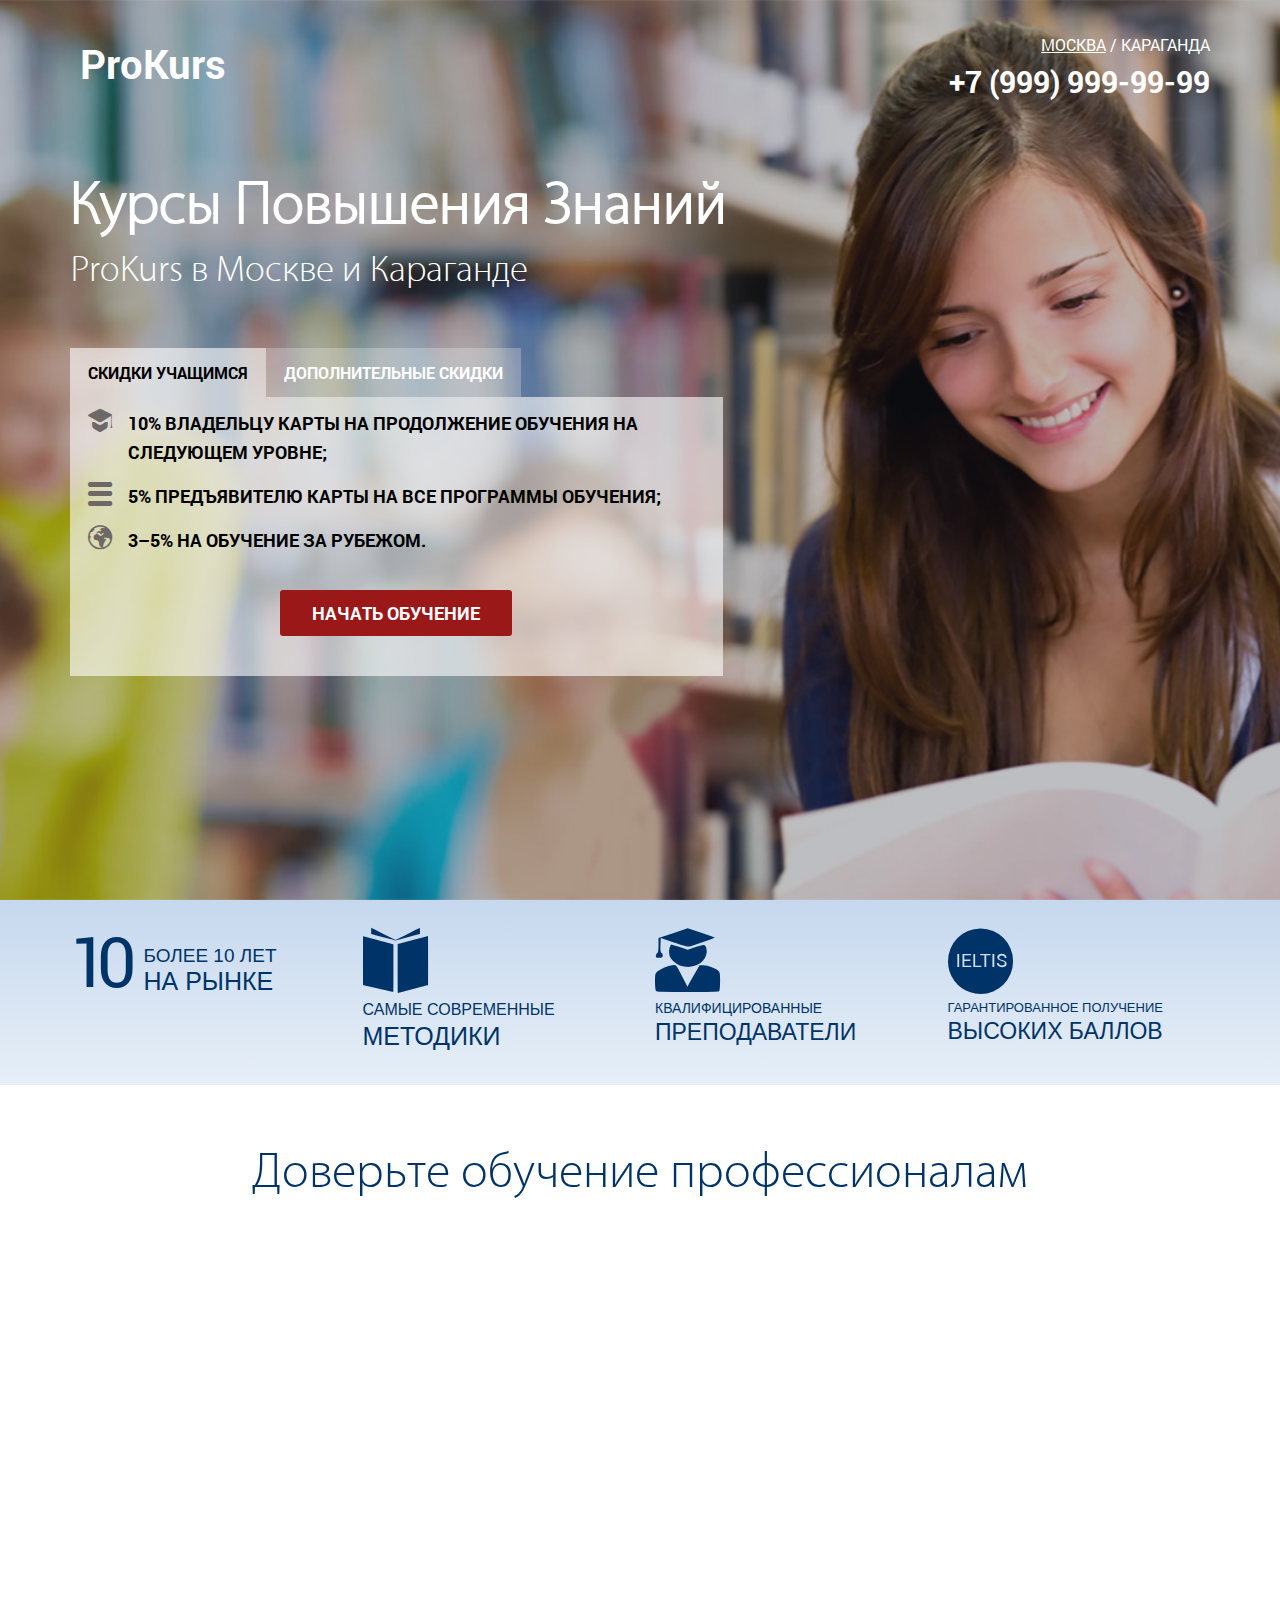
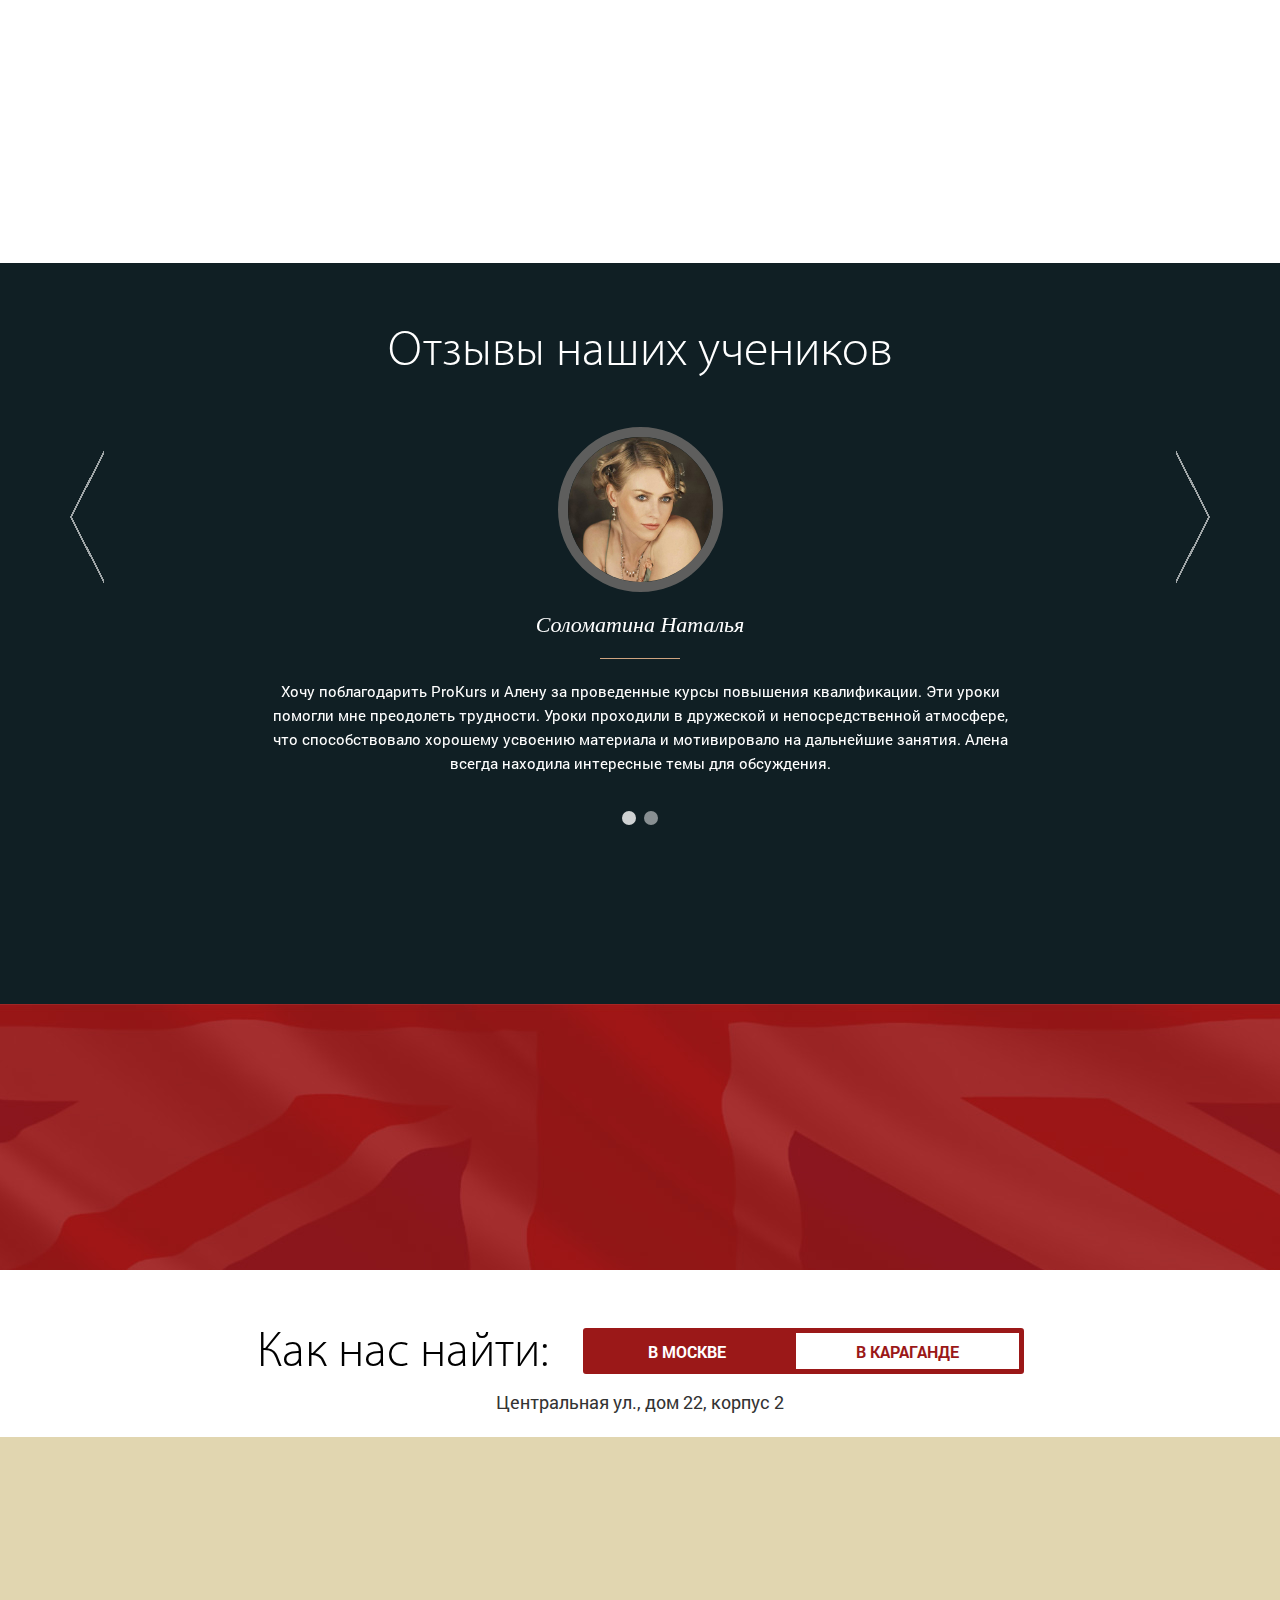
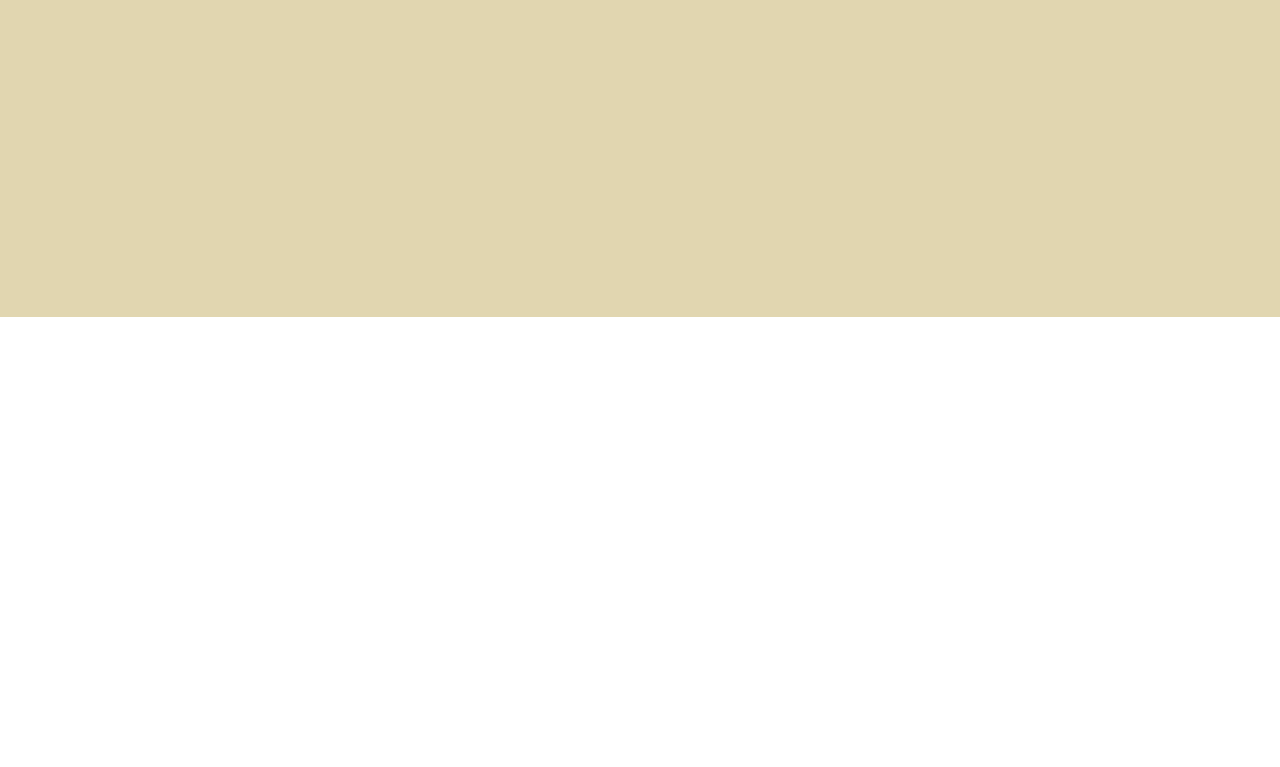
<file: obr/index.html>
<!DOCTYPE html>
	<html>
	<head>

		<meta charset="utf-8" />

		<title>ProKurs</title>
		<meta content="" name="description" />
		<link rel="shortcut icon" href="favicon.png" />

		<meta http-equiv="X-UA-Compatible" content="IE=edge" />
		<meta name="viewport" content="width=device-width, initial-scale=1.0" />

		<link rel="stylesheet" href="libs/bootstrap/bootstrap-grid-3.3.2.min.css" />
		<link rel="stylesheet" href="libs/myFonts/stylesheet.css" />
		<link rel="stylesheet" href="libs/owl/assets/owl.carousel.css" />
		<link rel="stylesheet" href="css/fonts.css" />
		<link rel="stylesheet" href="css/main.css" />
		<link rel="stylesheet" href="css/media.css" />
		<link rel="stylesheet" href="libs/magnific/magnific-popup.css" />
		<link rel="stylesheet" href="libs/animate/animate.min.css" />

	</head>
	<body>
		<!-- BEGIN Header -->
		<header>
			<div class="container">
				<div class="row">
					<div class="top_line">
						<div class="col-md-6 col-sm-6 ">
							<div class="logo">
								<a href="#">ProKurs</a>
							</div>
						</div>
						<div class="col-md-6 col-sm-6 ">
							<div class="top_phone">
								<div class="wrapper">
									<div class="tabs">
										<span class="tab">Москва</span> / 
										<span class="tab">Караганда</span>
									</div>
									<div class="tab_content">
										<div class="tab_item">+7 (999) 999-99-99</div>
										<div class="tab_item">+7 (898) 999-35-44</div>
									</div>
								</div>
							</div>
						</div>
					</div>
				</div>
				<div class="row">
					<div class="top_header clearfix">
						<div class="col-md-12">
							<h1>Курсы Повышения Знаний</h1>
							<h2>ProKurs в Москве и Караганде</h2>
						</div>
					</div>
					<div class="tabs_header clearfix">
						<div class="col-md-7">
							<div class="wrapper">
								<div class="tabs clearfix">
									<span class="tab">Скидки учащимся</span>
									<span class="tab">
										<span class="hidden-sm hidden-xs"> Дополнительные скидки</span>
										<span class="hidden-md hidden-lg"> Дополнительно</span>
									</span> 
								</div>
								<div class="tab_content">
									<div class="tab_item">
										<ul> 
											<li><i class="my my_a"></i>10% владельцу карты на продолжение обучения на следующем уровне;</li>
											<li><i class="my my_b"></i>5% предъявителю карты на все программы обучения;</li>
											<li><i class="my my_c"></i>3–5% на обучение за рубежом. </li>
										</ul>
									</div>
									<div class="tab_item">
										<p>Для получения скидки введите промокод "9357154678xs"</p>
									</div>
									<div class="button_wrap">
										<a href="#hidden_form" class="button btn_red popup_c">Начать обучение</a>
									</div>
								</div>
							</div>
						</div>
					</div>
				</div>
			</div>
		</header>
		<!-- END Header -->

		<!-- BEGIN s_tizers -->
		<section class="s_tizers">
			<div class="container">
				<div class="row">
					<div class="col-md-3 col-sm-6">
						<div class="tiz_img">
							<i class="my">10</i>
						</div>
						<div class="tiz_descr">
							<span>Более 10 лет</span>
							<strong>на рынке</strong>
						</div>
					</div>
					<div class="col-md-3 col-sm-6">
						<div class="tiz_img">
							<i class="my my_d"></i>
						</div>
						<div class="tiz_descr">
							<span>самые современные</span>
							<strong>методики</strong>
						</div>
					</div>
					<div class="col-md-3 col-sm-6">
						<div class="tiz_img">
							<i class="my my_e"></i>
						</div>
						<div class="tiz_descr">
							<span>квалифицированные </span>
							<strong>преподаватели</strong>
						</div>
					</div>
					<div class="col-md-3 col-sm-6">
						<div class="tiz_img">
							<i class="my my_f"></i>
						</div>
						<div class="tiz_descr">
							<span>гарантированное получение</span>
							<strong>высоких баллов</strong>
						</div>
					</div>
				</div>
			</div>
		</section>
		<!-- END s_tizers -->

		<!-- BEGIN s_profi -->
		<section class="s_profi">
			<div class="container">
				<div class="row">
					<div class="col-md-12">
						<h2>Доверьте обучение профессионалам</h2>
						<div class="row">
							<div class="col-md-8">
								<div class="row">
									<div class="profi_item clearfix col-md-12 col-sm-12 col-xs-6">
										<div class="profi_left col-md-2 col-sm-2">
											<i class="my my_g"></i>
										</div>
										<div class="profi_right col-md-10 col-sm-10">
											<h3>Опыт</h3>
											<p>Мы успешно работаем на рынке образовательных услуг уже <strong>более 10 лет</strong>, что подтверждается благодарными отзывами наших многочисленных клиентов.</p>
										</div>
									</div>
									<div class="profi_item clearfix col-md-12 col-sm-12 col-xs-6">
										<div class="profi_left col-md-2 col-sm-2">
											<i class="my my_h"></i>
										</div>
										<div class="profi_right col-md-10 col-sm-10">
											<h3>Методика</h3>
											<p>Обучение квалификациям проводится по самым современным аутентичным учебникам. У нас работают только <strong>опытные и квалифицированные преподаватели и профессионалы, имеющие сертификаты.</strong></p>
										</div>
									</div>
									<div class="profi_item clearfix col-md-12 col-sm-12 col-xs-6">
										<div class="profi_left col-md-2 col-sm-2">
											<i class="my my_i"></i>
										</div>
										<div class="profi_right col-md-10 col-sm-10">
											<h3>Расположение</h3>
											<p>Наши учебные аудитории удобно расположены <strong>в центре Москвы и Караганды</strong> рядом со станциями метро. </p>
										</div>
									</div>
									<div class="profi_item clearfix col-md-12 col-sm-12 col-xs-6">
										<div class="profi_left col-md-2 col-sm-2">
											<i class="my my_j"></i>
										</div>
										<div class="profi_right col-md-10 col-sm-10">
											<h3>Индивидуальность</h3>
											<p>Мы делаем акцент на индивидуальном подходе к каждому ученику и четкой организации учебного процесса.  <strong>Занятия также могут проводиться на дому или в офисах клиентов.</strong></p>
										</div>
									</div>
								</div> 
							</div>

							<!-- BEGIN форма -->
							<div class="col-md-4">	
								<form>
									<h2>связаться с нами</h2>
									<label>
										<span>ваше имя:</span>
										<input type="text" name="name" required>
									</label>
									<label>
										<span>ваш телефон:</span>
										<input type="text" name="phone" required>
									</label>
									<label>
										<span>ваш город:</span>
									</label>
									<label>
										<select name="city">
											<option>Москва</option>
											<option>Караганда</option>
										</select>
									</label>
									<div class="button_wrap">	
										<button class="button btn_green">отправить <span>заявку</span></button>
									</div>
								</form>
							</div>
							<!-- END форма -->

						</div>
					</div>
				</div>
			</div>
		</section>
		<!-- END s_profi -->

		<!-- BEGIN s_review -->
		<section class="s_review s_dark" data-stellar-background-ratio="0.5">
			<div class="container">
				<div class="row">
					<div class="col-md-12">
						<h2>Отзывы наших учеников</h2>
					</div>
				</div>
				<div class="row">
					<div class="col-md-12">
						<div class="owl-carousel">				
							<div class="review_item">
								<div class="img_wrap">
									<a href="img/review.jpg" class="popup"><img src="img/review.jpg" alt="Alt"></a>
									<h4>Соломатина Наталья</h4>
									<div class="hr"></div>
									<div class="row">
										<p class="col-md-8">
											Хочу поблагодарить ProKurs и Алену за проведенные курсы повышения квалификации. Эти уроки помогли мне преодолеть трудности. Уроки проходили в дружеской и непосредственной атмосфере, что способствовало хорошему усвоению материала и мотивировало на дальнейшие занятия. Алена всегда находила интересные темы для обсуждения.
										</p>
									</div>
								</div>
							</div>
							<div class="review_item">
								<div class="img_wrap">
									<a href="img/Michael.jpg" class="popup"><img src="img/Michael.jpg" alt="Alt"></a>
									<h4>Михаил Затолокин</h4>
									<div class="hr"></div>
									<div class="row">
										<p class="col-md-8">
											Однажды, прикоснувшись ногой к мячу, ты осознаешь, насколько близок к футболу. Футбол становится частью тебя, мне больно это признавать, но футбол мне дороже сериалов.
										</p>
									</div>
								</div>
							</div>
						</div>
					</div>
				</div>
			</div>
		</div>
	</section>
	<!-- END s_review -->


	<!-- BEGIN s_back -->
	<section class="s_back s_dark">
		<div class="container">
			<div class="row">
				<div class="col-md-12">
					<h3>Повышение знаний с ProKurs — это оптимальное сочетание интенсива и углубленного подхода.</h3>
					<a href="#form_back" class="button btn_white popup_c">отправить заявку</a>
				</div>
			</div>
		</div>
	</section>
	<!-- END s_back -->

	<!-- BEGIN  s_contacts -->
	<section class="s_contacts ">
		<div class="contacts_top ">
			<h2>
				Как нас найти:
			</h2>
			<div class="tabs ">
				<span class="tab button btn_white">В Москве</span>
				<span class="tab button btn_white">В Караганде</span>      
			</div>
		</div>
		<div class="wrapper clearfix">
			<div class="tab_content">
				<div class="tab_item">
					Центральная ул., дом 22, корпус 2 
					<div class="map">
						<script type="text/javascript" charset="utf-8" async src="https://api-maps.yandex.ru/services/constructor/1.0/js/?um=constructor%3Abdf52a8952ceb5ee952fc1c37733766a7f3da1ed1e8de60972faf0e87345f401&amp;height=480&amp;lang=ru_RU&amp;scroll=true"></script>
					</div>
				</div>
				<div class="tab_item">
					Центральная ул., дом 23, корпус 3
					<div class="map">
						<script type="text/javascript" charset="utf-8" async src="https://api-maps.yandex.ru/services/constructor/1.0/js/?um=constructor%3A2795e221bcd3f1b140313caf1abe9981c4642a3d5b71b673a2c2fd5dfd58d502&amp;height=480&amp;lang=ru_RU&amp;scroll=true"></script>
					</div>
				</div>
			</div>
		</div>
	</section>
	<!-- END s_contacts -->

	<!-- BEGIN footer -->
	<footer>
		<div class="container">
			<div class="row">
				<div class="col-md-12">
					<h2>Остались вопросы?</h2>
					<p>Наш специалист ответит на любой ваш вопрос</p>
					<div class="bottom_phone">
						<div class="wrapper">
							<div class="tabs">
								<span class="tab">Москва</span> / 
								<span class="tab">Санкт-Петербург</span>
							</div>
							<div class="tab_content">
								<div class="tab_item">+7 (999) 999-99-99</div>
								<div class="tab_item">+7 (847) 634-35-44</div>
							</div>
						</div>
					</div>
					<div class="button_wrap">
						<a href="#form_call" class="button btn_red popup_c">Заказать звонок</a>
					</div>
				</div>
			</div>
		</div>
	</footer>
	<!-- END footer -->

	<div class="hidden">
		<form id="hidden_form">
			<h2>связаться с нами</h2>
			<label>
				<span>ваше имя:</span>
				<input type="text" name="name" required>
			</label>
			<label>
				<span>ваш телефон:</span>
				<input type="text" name="phone" required>
			</label>
			<label>
				<span>ваш город:</span>
			</label>
			<label>
				<select name="city">
					<option>Москва</option>
					<option>Караганда</option>
				</select>
			</label>
			<div class="button_wrap">	
				<button class="button btn_green">отправить <span>заявку</span></button>
			</div>
		</form>
		<form id="form_back">
			<h2>связаться с нами</h2>
			<label>
				<span>ваше имя:</span>
				<input type="text" name="name" required>
			</label>
			<label>
				<span>ваш телефон:</span>
				<input type="text" name="phone" required>
			</label>
			<label>
				<span>ваш город:</span>
			</label>
			<label>
				<select name="city">
					<option>Москва</option>
					<option>Караганда</option>
				</select>
			</label>
			<div class="button_wrap">	
				<button class="button btn_green">отправить <span>заявку</span></button>
			</div>
		</form>
		<form id="form_call">
			<h2>связаться с нами</h2>
			<label>
				<span>ваше имя:</span>
				<input type="text" name="name" required>
			</label>
			<label>
				<span>ваш телефон:</span>
				<input type="text" name="phone" required>
			</label>
			<label>
				<span>ваш город:</span>
			</label>
			<label>
				<select name="city">
					<option>Москва</option>
					<option>Караганда</option>
				</select>
			</label>
			<div class="button_wrap">	
				<button class="button btn_green">отправить <span>заявку</span></button>
			</div>
		</form>
	</div>

		<!--[if lt IE 9]>
		<script src="libs/html5shiv/es5-shim.min.js"></script>
		<script src="libs/html5shiv/html5shiv.min.js"></script>
		<script src="libs/html5shiv/html5shiv-printshiv.min.js"></script>
		<script src="libs/respond/respond.min.js"></script>
	<![endif]-->	
	<script src="libs/jquery/jquery-1.11.2.min.js"></script>
	<script src="libs/modernizr/modernizr.js"></script>
	<script src="libs/stellar/jquery.stellar.min.js"></script>
	<script src="js/common.js"></script>
	<script src="libs/owl/owl.carousel.min.js"></script>
	<script src="libs/magnific/jquery.magnific-popup.min.js"></script>
	<script src="libs/waypoints/waypoints.min.js"></script>
	<script src="libs/animate/animate-css.js"></script>
	<!-- Yandex.Metrika counter --><!-- /Yandex.Metrika counter -->
	<!-- Google Analytics counter --><!-- /Google Analytics counter -->


	<!-- BEGIN Автообновление -->
	<script>document.write('<script src="http://' + (location.host || 'localhost').split(':')[0] + ':35729/livereload.js?snipver=1"></' + 'script>')</script>
	<!-- END Автообновление -->
</body>
</html>
</file>
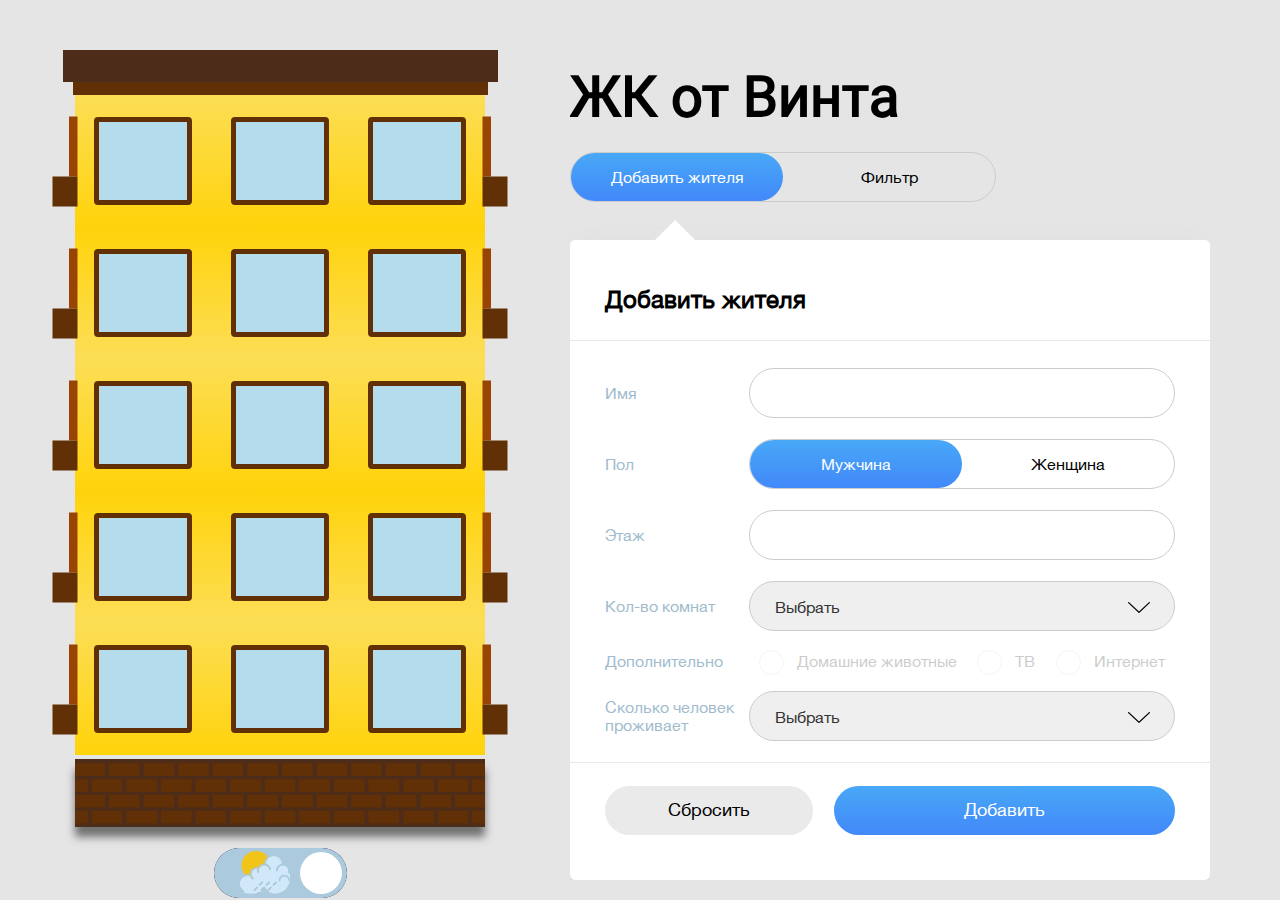
<file: OtVinta/index.html>
<!DOCTYPE html>
<html lang="ru-RU">
  <head>
    <meta charset="utf-8">
    <title>ЖК - от Винта</title><!--[if IE]>
    <meta http-equiv="X-UA-Compatible" content="IE = edge"><![endif]-->
    <meta name="viewport" content="width=device-width,initial-scale=1">
    <meta name="keywords" content="">
    <link rel="stylesheet" type="text/css" href="static/css/styles.min.css"><!--[if lt IE 9]>
    <script src="https://cdnjs.cloudflare.com/ajax/libs/html5shiv/3.7.3/html5shiv-printshiv.min.js"></script><![endif]-->
  </head>
  <body class="index-page">
    <div class="wrapper">
      <div class="container">
        <input type="checkbox" id="switch" name="switch" form="form_switch">
        <div class="house house_light">
          <div class="house__floor-wrap">
            <div class="house__floor">
              <div class="floor__window"></div>
              <div class="floor__window"></div>
              <div class="floor__window"></div>
            </div>
            <div class="house__floor">
              <div class="floor__window"></div>
              <div class="floor__window"></div>
              <div class="floor__window"></div>
            </div>
            <div class="house__floor">
              <div class="floor__window"></div>
              <div class="floor__window"></div>
              <div class="floor__window"></div>
            </div>
            <div class="house__floor">
              <div class="floor__window"></div>
              <div class="floor__window"></div>
              <div class="floor__window"></div>
            </div>
            <div class="house__floor">
              <div class="floor__window"></div>
              <div class="floor__window"></div>
              <div class="floor__window"></div>
            </div>
            <div class="house__bottom"></div>
          </div>
          <div class="house__form-wrap">
            <form class="house__form" action="#" id="form_switch">
              <label class="house__form__switch" for="switch"></label>
            </form>
          </div>
        </div>
        <div class="house-form__wrap">
          <div class="house-form">
            <input class="house-form__choose-input" id="choose-form" type="checkbox" name="choose-form">
            <h1 class="house-form__title">ЖК от Винта</h1>
            <label class="house-form__choose-label" for="choose-form"><span class="house-form__text-left">Добавить жителя</span><span class="house-form__text-right">Фильтр</span></label>
            <div class="house-form__line">
              <div class="house-form__slide house-form__slide_one">
                <div class="add-resident">
                  <h2 class="add-resident__title">Добавить жителя</h2>
                  <form class="add-resident__form" id="add-resident" action="#" name="add-resident">
                    <div class="add-resident__input-wrap">
                      <label class="add-resident__label">Имя
                        <input class="add-residednt__input" id="name" type="text" name="name" maxlength="15" required title="только буквы">
                      </label>
                    </div>
                    <div class="add-resident__input-wrap add-resident__input-wrap_radio"><span class="add-resident__text">Пол</span>
                      <input class="add-resident__radio" id="gender-male" type="radio" name="gender" value="мужской" checked>
                      <input class="add-resident__radio" id="gender-female" type="radio" name="gender" value="женский">
                      <div class="add-resident__radio-labels">
                        <label class="add-resident__radio-label add-resident__radio-label_male" for="gender-male">Мужчина</label>
                        <label class="add-resident__radio-label add-resident__radio-label_female" for="gender-female">Женщина</label>
                      </div>
                    </div>
                    <div class="add-resident__input-wrap">
                      <label class="add-resident__label">Этаж
                        <input class="add-residednt__input" id="floor" type="number" name="floor-count" min="1" max="5" required>
                      </label>
                    </div>
                    <div class="add-resident__input-wrap">
                      <label class="add-resident__label add-resident__label_select">Кол-во комнат
                        <select class="add-residednt__input add-residednt__input_select" id="count-room" name="select-room" required>
                          <option value="" selected disabled>Выбрать</option>
                          <option value="1">1</option>
                          <option value="2">2</option>
                          <option value="3">3</option>
                        </select>
                      </label>
                    </div>
                    <div class="add-resident__input-wrap add-resident__input-wrap_additional"><span class="add-resident__text">Дополнительно</span>
                      <div class="add-resident__checkbox-labels">
                        <input class="add-resident__checkbox" id="check-pets" type="checkbox" name="additional" value="Домашние Животные">
                        <label class="add-resident__label-check" for="check-pets">Домашние животные</label>
                        <input class="add-resident__checkbox" id="check-tv" type="checkbox" name="additional" value="ТВ">
                        <label class="add-resident__label-check" for="check-tv">ТВ</label>
                        <input class="add-resident__checkbox" id="check-internet" type="checkbox" name="additional" value="Интернет">
                        <label class="add-resident__label-check" for="check-internet">Интернет</label>
                      </div>
                    </div>
                    <div class="add-resident__input-wrap">
                      <label class="add-resident__label add-resident__label_select">Сколько человек проживает
                        <select class="add-residednt__input add-residednt__input_select" id="count-people" name="selectCountPeople" required>
                          <option value="" selected disabled>Выбрать</option>
                          <option value="1">1</option>
                          <option value="2">2</option>
                          <option value="3">3</option>
                        </select>
                      </label>
                    </div>
                    <div class="add-resident__buttons">
                      <button class="button button_reset" type="reset">Сбросить</button>
                      <button class="button button_add" type="submit" id="button-form">Добавить</button>
                    </div>
                  </form>
                </div>
              </div>
              <div class="house-form__slide house-form__slide_two">
                <div class="add-resident add-resident_filter">
                  <h2 class="add-resident__title">Фильтр</h2>
                  <form class="add-resident__form" action="#" name="filter">
                    <div class="add-resident__input-wrap add-resident__input-wrap_radio"><span class="add-resident__text">Пол</span>
                      <input class="add-resident__radio" id="gender-male-filter" type="radio" name="gender-filter" value="мужской">
                      <input class="add-resident__radio" id="gender-female-filter" type="radio" name="gender-filter" value="женский">
                      <div class="add-resident__radio-labels">
                        <label class="add-resident__radio-label add-resident__radio-label_male" for="gender-male-filter">Мужчина</label>
                        <label class="add-resident__radio-label add-resident__radio-label_female" for="gender-female-filter">Женщина</label>
                      </div>
                    </div>
                    <div class="add-resident__input-wrap">
                      <label class="add-resident__label add-resident__label_select">Кол-во комнат
                        <select class="add-residednt__input add-residednt__input_select" id="select-room-filter" name="select-room-filter">
                          <option value="" selected disabled>Выбрать</option>
                          <option value="1">1</option>
                          <option value="2">2</option>
                          <option value="3">3</option>
                        </select>
                      </label>
                    </div>
                    <div class="add-resident__input-wrap add-resident__input-wrap_additional"><span class="add-resident__text">Дополнительно</span>
                      <div class="add-resident__checkbox-labels">
                        <input class="add-resident__checkbox" id="check-pets-filter" type="checkbox" name="additional-filter" value="pets">
                        <label class="add-resident__label-check" for="check-pets-filter">Домашние животные</label>
                        <input class="add-resident__checkbox" id="check-tv-filter" type="checkbox" name="additional-filter" value="tv">
                        <label class="add-resident__label-check" for="check-tv-filter">ТВ</label>
                        <input class="add-resident__checkbox" id="check-internet-filter" type="checkbox" name="additional-filter" value="internet">
                        <label class="add-resident__label-check" for="check-internet-filter">Интернет</label>
                      </div>
                    </div>
                    <div class="add-resident__input-wrap">
                      <label class="add-resident__label">Этаж
                        <input class="add-residednt__input" id="count-floor-filter" type="number" name="floor-count-filter" min="1" max="5" placeholder="Введите">
                      </label>
                    </div>
                    <div class="add-resident__buttons buttons_filter">
                      <button class="button button_reset button_filter" type="reset" id="btn-filter">Сбросить</button>
                    </div>
                  </form>
                </div>
              </div>
            </div>
          </div>
          <div class="popup">
            <header class="popup__header">
              <h3 class="popup__title-name">Алексей Иванов</h3><span class="popup__icon popup__icon_male"></span>
              <button class="popup-close"></button>
            </header>
            <div class="popup__popup-main popup-main">
              <div class="popup-main__block">
                <div class="popup-main__criterion">Пол</div>
                <div class="popup-main__info info_gender">Мужской</div>
              </div>
              <div class="popup-main__block">
                <div class="popup-main__criterion">Кол-во комнат</div>
                <div class="popup-main__info info_rooms">3</div>
              </div>
              <div class="popup-main__block">
                <div class="popup-main__criterion">Сколько человек проживает</div>
                <div class="popup-main__info info_people">3</div>
              </div>
              <div class="popup-main__block">
                <div class="popup-main__criterion">Этаж</div>
                <div class="popup-main__info info_floor">5</div>
              </div>
              <div class="popup-main__block">
                <div class="popup-main__criterion">Дополнительно</div>
                <div class="popup-main__info info_additional"></div>
              </div>
            </div>
          </div>
        </div>
      </div>
    </div>
    <script src="static/js/main.js"></script>
  </body>
</html>
</file>
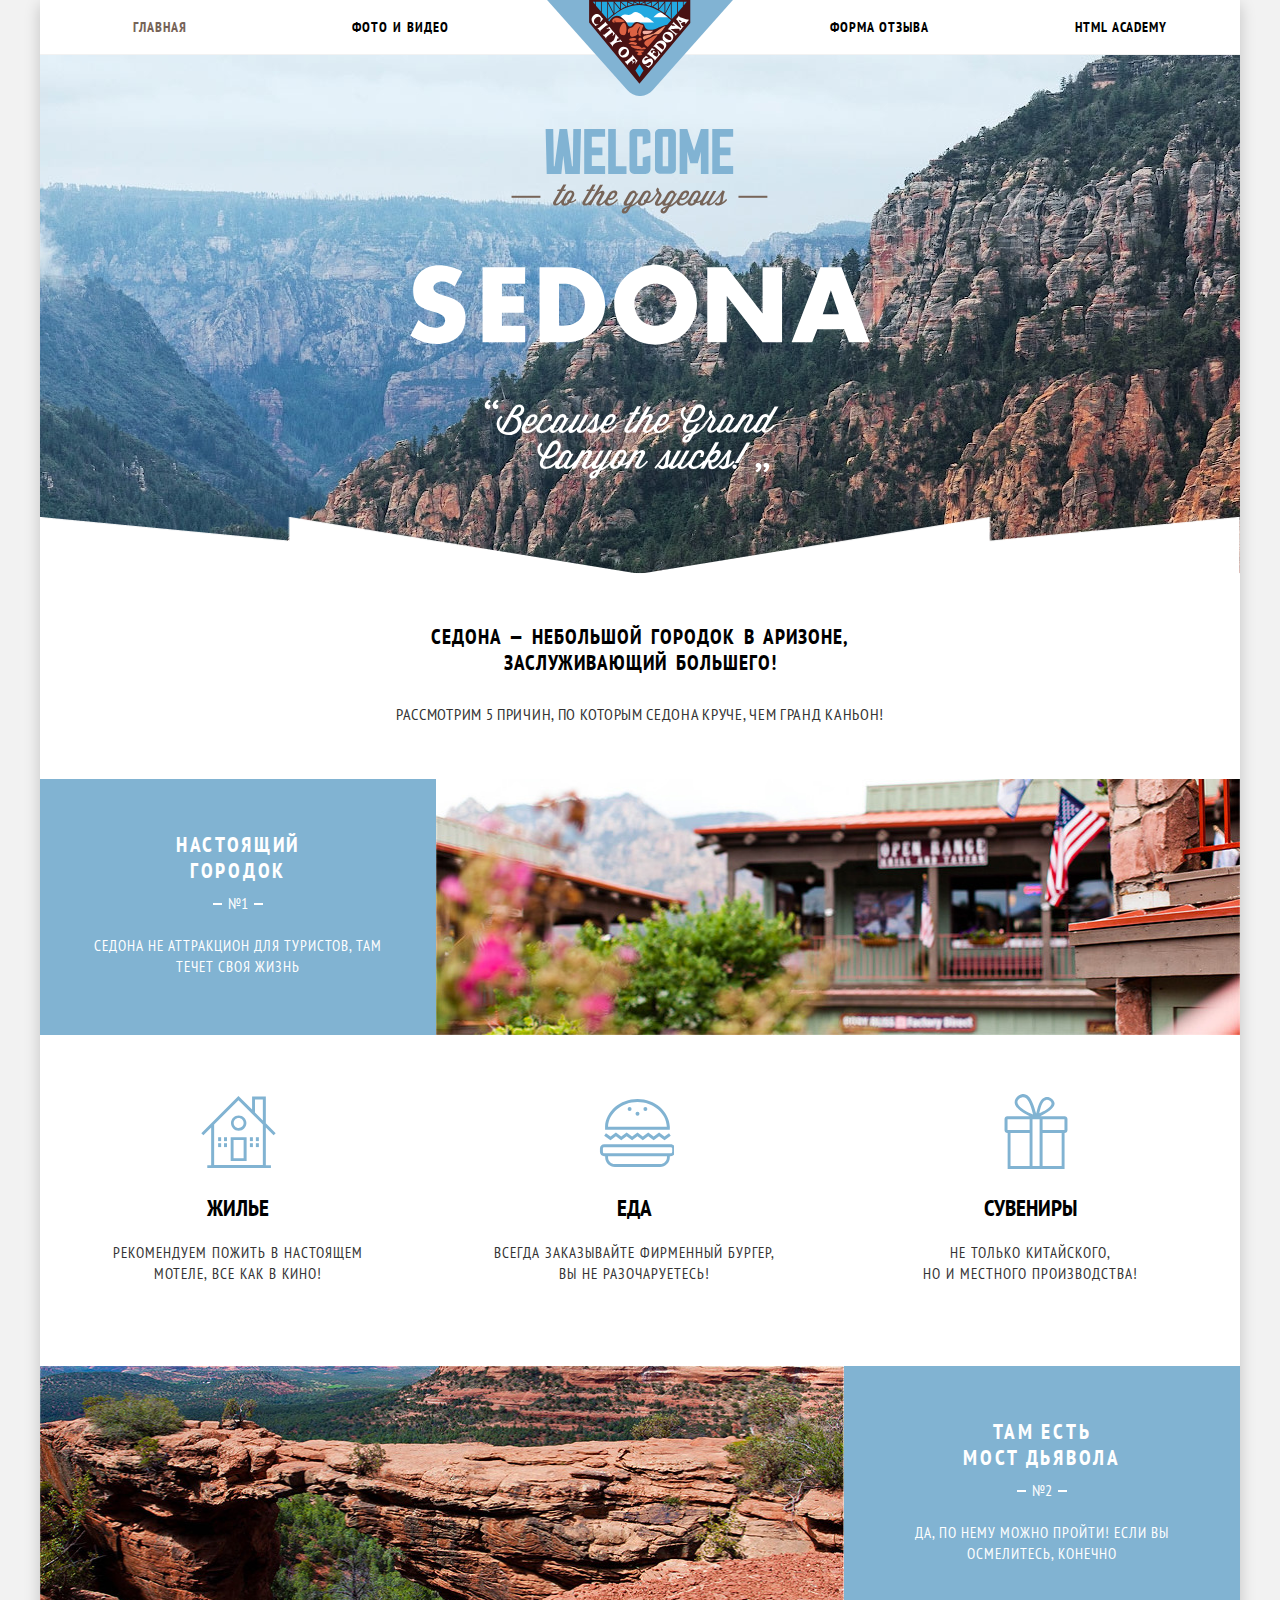
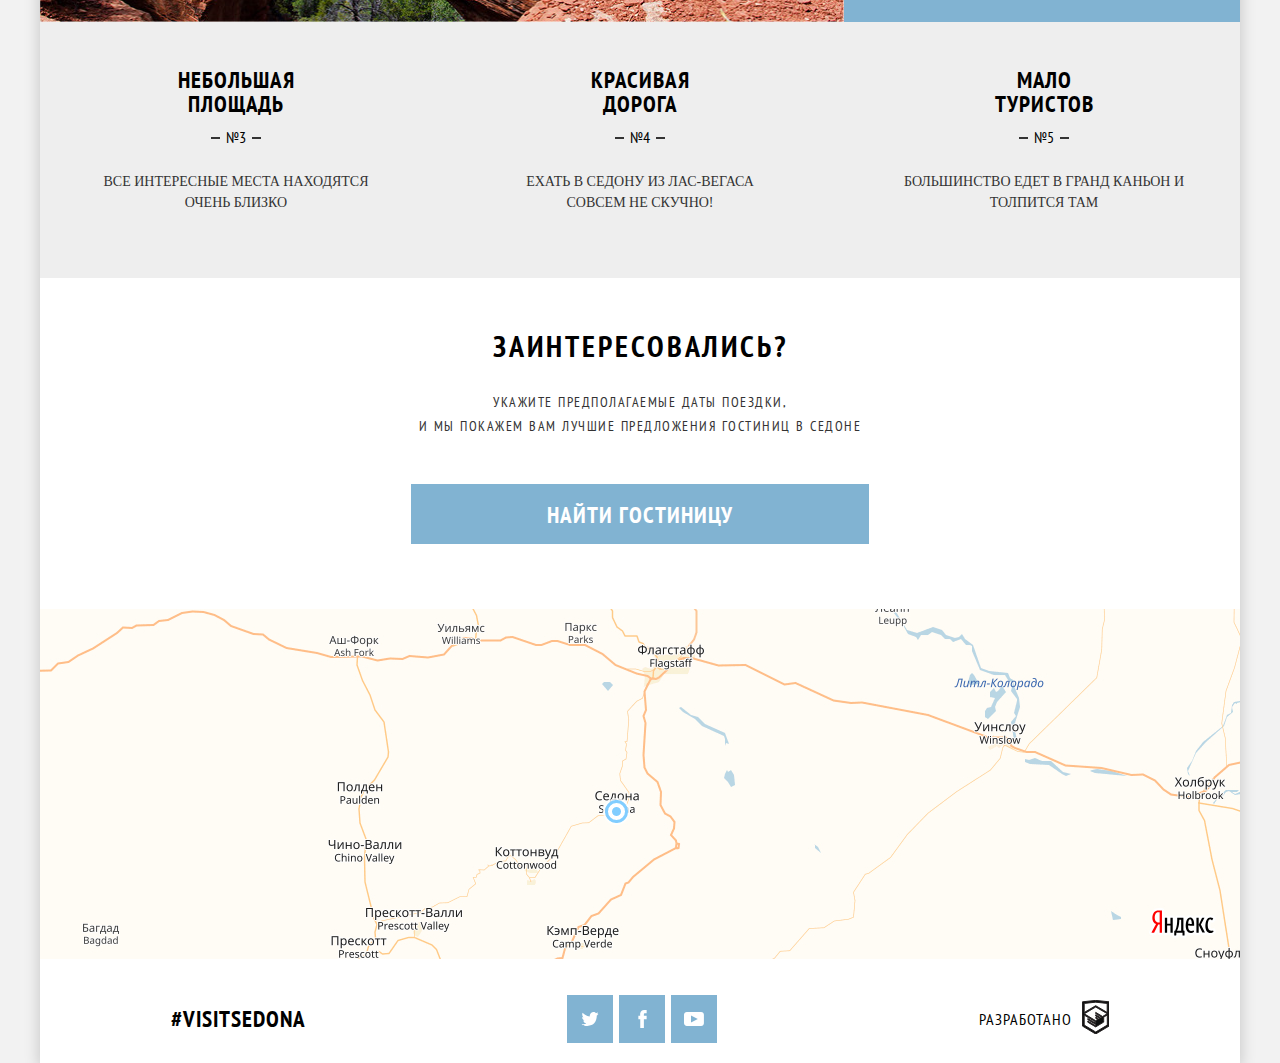
<file: sedona/index.html>
<!DOCTYPE html>
<html lang="ru">
  <head>
    <meta charset="UTF-8"/>
    <meta name="viewport" content="width=device-width, initial-scale=1.0"/>
    <meta http-equiv="X-UA-Compatible" content="ie=edge"/>
    <title>Sedona Main</title>
    <script src="js/picturefill.min.js"></script>
    <link rel="stylesheet" href="css/main.css"/>
  </head>
  <body>
    <div class="wrapper-full">
      <header class="header-main">
        <div class="header-wrap">
          <div class="header-main__mnu--wrapper">
            <nav class="header-main__mnu main-mnu header-main__mnu--opened">
              <ul class="main-mnu__items">
                <li class="main-mnu__item"><a class="main-mnu__item-link main-mnu__item-link--active">Главная</a></li>
                <li class="main-mnu__item"><a href="photo.html" class="main-mnu__item-link">Фото и Видео</a></li>
                <li class="main-mnu__item"><a href="form.html" class="main-mnu__item-link">Форма отзыва</a></li>
                <li class="main-mnu__item"><a href="#" class="main-mnu__item-link">HTML Academy</a></li>
              </ul><span class="main-mnu__close main-close main-close--js">&#10006;</span>
            </nav>
          </div>
          <div class="header-top"><a href="index.html" class="header-main__logo logo-main">
              <picture>
                <source media="(min-width: 1200px)" srcset="svg/header/logotype-header-desktop.svg"/>
                <source media="(min-width: 768px)" srcset="svg/header/logotype-header-tablet.svg"/><img width="102" height="83" src="svg/header/logotype-header-mobile.svg" alt="City of Sedona"/>
              </picture></a>
            <div class="main-mnu__burger main-burger main-burger--js"></div>
          </div>
          <div class="header-main__welcome welcome-main"><img width="282" height="214" src="svg/header/welcome.svg" alt="Welcome Sedona" class="welcome__image"/></div>
        </div>
      </header>
      <script src="js/script.js"></script>
      <main class="content-main">
        <header class="content-main__header">
          <h1 class="content-main__title">СЕДОНА — небольшой <br/> городок в Аризоне, <br/> заслуживающий большего!</h1>
          <p class="content-main__description">Рассмотрим 5 причин, по которым <br/> Седона круче, чем гранд каньон!</p>
        </header>
        <section class="real-town">
          <article class="real-town__top one-city">
            <div class="one-city__title--wrapper">
              <h2 class="one-city__title">Настоящий <br/> городок</h2><small class="one-city__position">№1</small>
              <p class="one-city__description">Седона не аттракцион для туристов, там течет своя жизнь</p>
            </div>
            <div class="one-city__picture--wrapper">
              <picture>
                <source media="(min-width: 1200px)" srcset="img/real-town/photo-city-desktop.jpg 1x, img/real-town/photo-city-desktop@2x.jpg 2x"/><img width="520" height="260" src="img/real-town/photo-realTown.jpg" srcset="img/real-town/photo-realTown@2x.jpg 2x" alt="Real City of Sedona" class="one-city__picture"/>
              </picture>
            </div>
          </article>
          <article class="real-town__down advantages-items">
            <div class="advantages-item">
              <div class="advantages-item--wrapper">
                <div class="advantages-item__icon advantages-item__icon--home"></div>
                <h3 class="advantages-item__title--position advantages-item__title">Жилье</h3>
                <p class="advantages-item__description">Рекомендуем пожить в настоящем мотеле, все как в кино!</p>
              </div>
            </div>
            <div class="advantages-item">
              <div class="advantages-item--wrapper">
                <div class="advantages-item__icon advantages-item__icon--present"></div>
                <h3 class="advantages-item__title--position advantages-item__title">Сувениры</h3>
                <p class="advantages-item__description">Не только китайского,<br/> но и местного производства!</p>
              </div>
            </div>
            <div class="advantages-item">
              <div class="advantages-item--wrapper">
                <div class="advantages-item__icon advantages-item__icon--food"></div>
                <h3 class="advantages-item__title--position advantages-item__title">Еда</h3>
                <p class="advantages-item__description">Всегда заказывайте фирменный бургер,<br/>Вы не разочаруетесь!</p>
              </div>
            </div>
          </article>
        </section>
        <section class="real-town">
          <article class="real-town__top one-city">
            <div class="one-city__title--wrapper bridge-devil__title--wrapper">
              <h2 class="one-city__title bridge-devil__title">Там есть <br/>мост Дьявола</h2><small class="one-city__position">№2</small>
              <p class="one-city__description">Да, по нему можно пройти! Если вы осмелитесь, конечно</p>
            </div>
            <div class="one-city__picture--wrapper bridge-devil__picture--wrapper">
              <picture>
                <source media="(min-width: 1200px)" srcset="img/real-town/photo-bridge-desktop.jpg 1x, img/real-town/photo-bridge-desktop@2x.jpg 2x"/><img width="520" height="260" src="img/real-town/photo-bridge-mobile.jpg" srcset="img/real-town/photo-bridge-mobile@2x.jpg 2x" alt="Real City of Sedona" class="one-city__picture"/>
              </picture>
            </div>
          </article>
          <article class="bridge-devil">
            <div class="bridge-devil__items">
              <div class="bridge-devil__item advantages-bridge">
                <h3 class="advantages-bridge__title">Небольшая <br/> площадь</h3><small class="advantages-bridge__position">№3</small>
                <p class="advantages-bridge__description">Все интересные места находятся очень близко</p>
              </div>
              <div class="bridge-devil__item advantages-bridge">
                <h3 class="advantages-bridge__title">Красивая <br/> дорога</h3><small class="advantages-bridge__position">№4</small>
                <p class="advantages-bridge__description">Ехать в Седону из Лас-Вегаса<br/> совсем не скучно!</p>
              </div>
              <div class="bridge-devil__item advantages-bridge">
                <h3 class="advantages-bridge__title">Мало <br/> туристов</h3><small class="advantages-bridge__position">№5</small>
                <p class="advantages-bridge__description">Большинство едет в Гранд Каньон и толпится там</p>
              </div>
            </div>
          </article>
        </section>
        <section class="find-hotel">
          <div class="find-hotel__wrapper">
            <h2 class="find-hotel__title">Заинтересовались?</h2>
            <p class="find-hotel__description">Укажите предполагаемые даты поездки, <br/> и мы покажем вам лучшие предложения гостиниц в седоне</p><a href="#" class="find-hotel__button button button--blue">Найти гостиницу</a>
          </div>
        </section>
        <section class="map">
          <div class="map__wrapper">
            <div class="map__no-js"></div>
            <div class="map__js">
              <script type="text/javascript" charset="utf-8" async src="https://api-maps.yandex.ru/services/constructor/1.0/js/?um=constructor%3A71729370e0674ed5ca6dc2138b90c59744ff617c4ce36fa9f8f200910f035a0f&amp;width=100%25&amp;height=350&amp;lang=ru_RU&amp;scroll=false">
              </script>
            </div>
          </div>
        </section>
      </main>
      <footer class="footer">
        <div class="footer__wrapper">
          <h2 class="footer__title">#visitsedona</h2>
          <ul class="footer__social social">
            <li class="social__item"><a href="#" class="social__link"><svg class="social__link--icon" width="18" height="14" version="1.1" id="Layer_1" xmlns="http://www.w3.org/2000/svg" xmlns:xlink="http://www.w3.org/1999/xlink" x="0px" y="0px"
	 viewBox="0 0 17.5 14.7" style="enable-background:new 0 0 17.5 14.7;" xml:space="preserve">
<g id="W6EeEF_1_">
	<g>
		<path d="M11.3,0.2C13-0.3,14.4,0.4,15,1.3c0.7-0.2,1.4-0.5,2.1-0.7c0,0.8-0.5,1.5-0.9,1.7c0.7,0.2,1.3-0.5,1.3-0.5
			c-0.2,1-1,1.7-1.6,2c-0.2,6.6-3.3,11-10.4,10.8c-0.5,0,0.1,0-0.5,0c-0.4,0-4.3-0.4-5-1.8c2.3,0.2,4-0.4,4.8-1.1
			c-1-0.3-2.8-0.5-3.1-2.9C2.1,8.9,2.3,9,3,8.9C1.8,8.1,0.4,7.4,0.5,5.2c0.3,0.3,1.1,0.5,1.4,0.5c-0.7-0.2-2-3.3-0.9-4.8
			c1.9,1.8,3.8,3.5,7.4,3.7C8.5,2.3,9.5,0.8,11.3,0.2z"/>
	</g>
</g>
</svg>
</a></li>
            <li class="social__item"><a href="#" class="social__link"><svg class="social__link--icon" width="9" height="18" version="1.1" id="Layer_1" xmlns="http://www.w3.org/2000/svg" xmlns:xlink="http://www.w3.org/1999/xlink" x="0px" y="0px"
	 viewBox="0 0 8.7 18.9" style="enable-background:new 0 0 8.7 18.9;" xml:space="preserve">
<path d="M6.3,3.4c0.8,0,1.6,0,2.4,0c0-1.1,0-2.2,0-3.4c-1,0-1.9,0-2.9,0C2.7,0.2,1.5,2.4,1.9,6.1H0v3.5h2c0,3.1,0,6.2,0,9.3
	c1.3,0,2.6,0,3.8,0c0-3.1,0-6.2,0-9.3h2.9V6.1H5.8C5.8,5.1,5.8,3.7,6.3,3.4z"/>
</svg>
</a></li>
            <li class="social__item"><a href="#" class="social__link"><svg class="social__link--icon" width="20" height="14" version="1.1" id="Layer_1" xmlns="http://www.w3.org/2000/svg" xmlns:xlink="http://www.w3.org/1999/xlink" x="0px" y="0px"
	 viewBox="0 0 20 14" style="enable-background:new 0 0 20 14;" xml:space="preserve">
<path d="M17.1,0H2.8C1.3,0,0,1.3,0,2.8v8.3C0,12.7,1.3,14,2.8,14h14.3c1.6,0,2.8-1.3,2.8-2.8V2.8C20,1.3,18.7,0,17.1,0z M7,10.4V3.6
	L13.8,7L7,10.4z"/>
</svg>
</a></li>
          </ul>
          <div class="footer__copyright copyright">
            <p class="copyright__text">	Разработано</p><a href="#" class="copyright__logo"><svg class="copyright__icon" width="27" height="34" version="1.1" id="Layer_1" xmlns="http://www.w3.org/2000/svg" xmlns:xlink="http://www.w3.org/1999/xlink" x="0px" y="0px"
	 viewBox="0 0 27 34" style="enable-background:new 0 0 27 34;" xml:space="preserve">
<style type="text/css">
	.st0{fill:#0D0F0F;stroke:#252122;stroke-miterlimit:10;}
</style>
<path class="st0" d="M13.9,0.4l-0.1,0L0.5,1.8v24.3L13.7,34L27,26.1V1.8L13.9,0.4z M25.3,25.1L13.7,32L2.2,25.1v-10L13.7,22l0,1.2
	l-7.9-4.7l0,1.2l7.9,4.7l0,1.3l-7.9-4.7l0,1.2l7.9,4.7l8-4.8V21l0,0v-0.4v-0.5v-3l3.6-2.1V25.1z M25.3,13.7l-3.2,1.9l-1.5,0.9
	l-6.9-4.1l0,1.2l5.9,3.5l-0.1,0l-0.1,0.1l-0.8,0.5l-4.9-2.9l0,1.2l3.9,2.3l-0.9,0.6l0,0l-2.9-1.7l0,1.2l1.9,1.1l-2,1.2L2.3,13.8
	L13.7,7v0L25.3,13.7z M25.3,12.5L13.7,5.7v0l0,0l0,0v0L2.2,12.5V3.4l11.5-1.2l11.5,1.2V12.5z"/>
</svg>
</a>
          </div>
        </div>
      </footer>
    </div>
  </body>
</html>
</file>
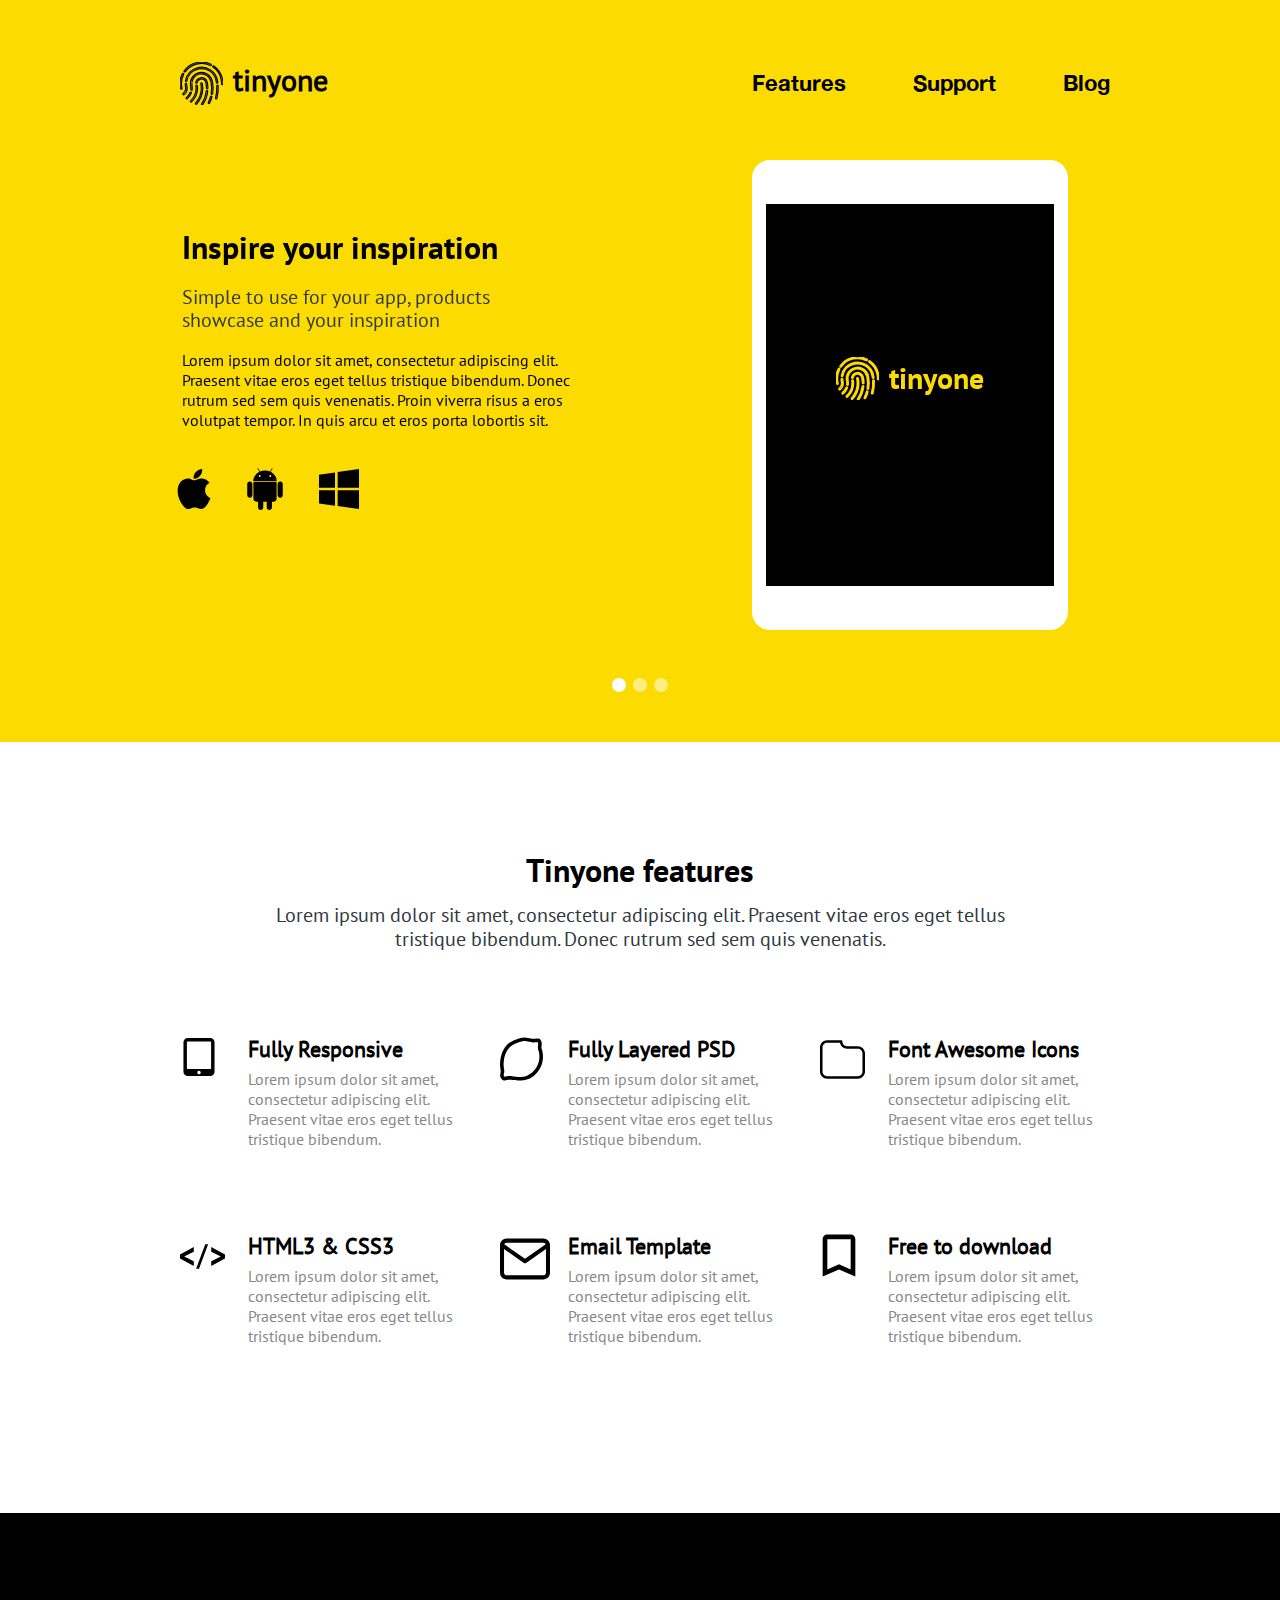
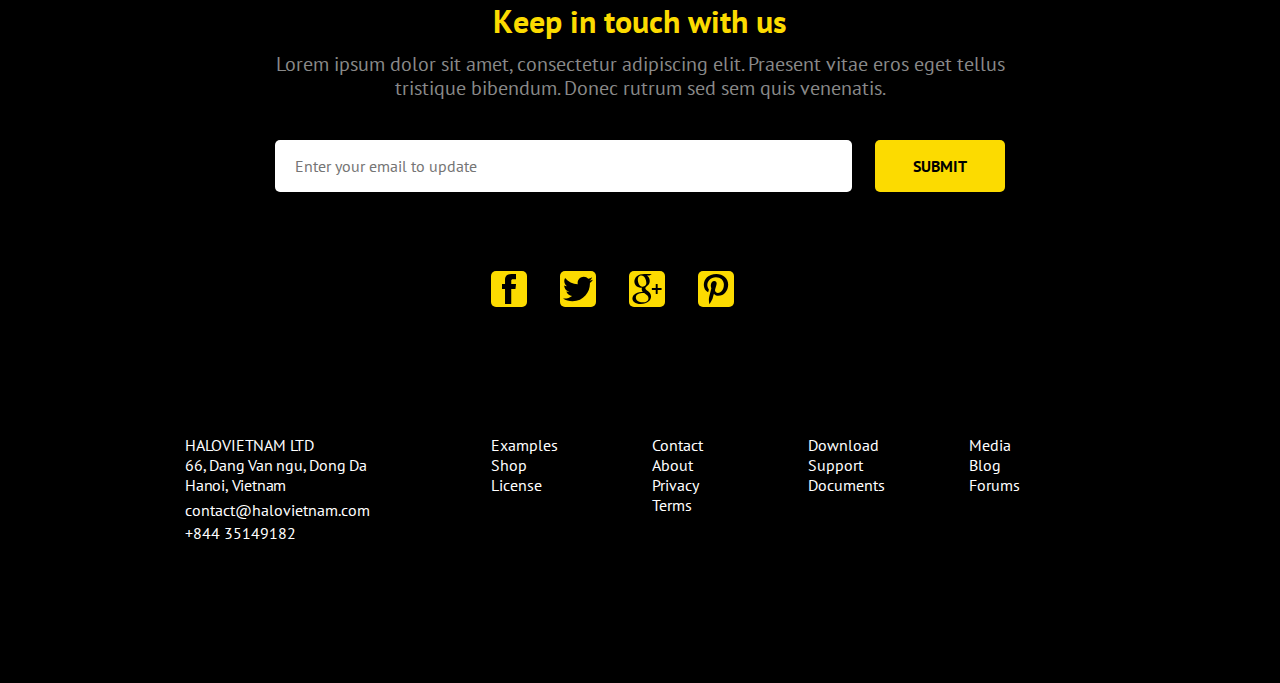
<file: tinyOne/index.html>
<!DOCTYPE html>
<html lang="ru-RU">
  <head>
    <meta charset="utf-8">
    <title>Main page</title><!--[if IE]>
    <meta http-equiv="X-UA-Compatible" content="IE = edge"><![endif]-->
    <meta name="viewport" content="width=device-width,initial-scale=1">
    <meta name="keywords" content="">
    <link rel="stylesheet" type="text/css" href="static/css/styles.min.css"><!--[if lt IE 9]>
    <script src="https://cdnjs.cloudflare.com/ajax/libs/html5shiv/3.7.3/html5shiv-printshiv.min.js"></script><![endif]-->
  </head>
  <body class="index-page overflow-prel">
    <div id="preload-wrap"> 
      <div id="cube-loader">
        <div class="caption">
          <div class="cube-loader">
            <div class="cube loader-1"> </div>
            <div class="cube loader-2"></div>
            <div class="cube loader-3"></div>
            <div class="cube loader-4"></div>
          </div>
        </div>
      </div>
    </div>
    <div class="wrapper">
      <header class="header">
        <div class="container">
          <div class="header__top">
            <div class="header-top__logo logo-main"><a class="logo-main__link" href="index.html">
                <svg class="svg-sprite-icon icon-logo logo-main__icon">
                  <use xlink:href="static/images/svg/symbol/sprite.svg#logo"></use>
                </svg>tinyone</a></div>
            <div class="header-top__navigation-main">
              <div class="navigation-main__control">
                <div class="control__burger"><span class="burger-nav"></span></div>
              </div>
              <nav class="navigation-main navigation-main_closed">
                <ul class="navigation-main__list">
                  <li class="navigation-main__li"><a class="navigation-main__link" href="#">Features</a></li>
                  <li class="navigation-main__li"><a class="navigation-main__link" href="#">Support</a></li>
                  <li class="navigation-main__li"><a class="navigation-main__link" href="#">Blog</a></li>
                </ul>
              </nav>
            </div>
          </div>
          <div class="header__slider-wrapper">
            <div class="slider-main">
              <div class="slider-main__contain">
                <div class="slider-main__item item-main">
                  <div class="item-main__text main-text">
                    <h1 class="main-text__title">Inspire your inspiration</h1>
                    <p class="main-text__preview">Simple to use for your app, products showcase and your inspiration</p>
                    <p class="main-text__description">Lorem ipsum dolor sit amet, consectetur adipiscing elit. Praesent vitae eros eget tellus tristique bibendum. Donec rutrum sed sem quis venenatis. Proin viverra risus a eros volutpat tempor. In quis arcu et eros porta lobortis sit.</p>
                    <div class="item-main__socials socials-main">
                      <ul class="socials-main__list">
                        <li class="socials-main__li"><a class="socials-main__link" href="#">
                            <svg class="svg-sprite-icon icon-apple socials-main__svg socials-main__svg_apple">
                              <use xlink:href="static/images/svg/symbol/sprite.svg#apple"></use>
                            </svg></a></li>
                        <li class="socials-main__li"><a class="socials-main__link socials-main__link_android" href="#">
                            <svg class="svg-sprite-icon icon-android socials-main__svg socials-main__svg_android">
                              <use xlink:href="static/images/svg/symbol/sprite.svg#android"></use>
                            </svg></a></li>
                        <li class="socials-main__li"><a class="socials-main__link socials-main__link_windows" href="#">
                            <svg class="svg-sprite-icon icon-windows socials-main__svg socials-main__svg_windows">
                              <use xlink:href="static/images/svg/symbol/sprite.svg#windows"></use>
                            </svg></a></li>
                      </ul>
                    </div>
                  </div>
                  <div class="item-main__phone phone-name">
                    <div class="phone-name__block">
                      <svg class="svg-sprite-icon icon-logo logo_yellow">
                        <use xlink:href="static/images/svg/symbol/sprite.svg#logo"></use>
                      </svg><span class="phone-name__title">tinyone</span>
                    </div>
                  </div>
                </div>
              </div>
              <div class="slider-main__contain">
                <div class="slider-main__item item-main">
                  <div class="item-main__text main-text">
                    <h1 class="main-text__title">Inspire your inspiration</h1>
                    <p class="main-text__preview">Simple to use for your app, products showcase and your inspiration</p>
                    <p class="main-text__description">Lorem ipsum dolor sit amet, consectetur adipiscing elit. Praesent vitae eros eget tellus tristique bibendum. Donec rutrum sed sem quis venenatis. Proin viverra risus a eros volutpat tempor. In quis arcu et eros porta lobortis sit.</p>
                    <div class="item-main__socials socials-main">
                      <ul class="socials-main__list">
                        <li class="socials-main__li"><a class="socials-main__link" href="#">
                            <svg class="svg-sprite-icon icon-apple socials-main__svg socials-main__svg_apple">
                              <use xlink:href="static/images/svg/symbol/sprite.svg#apple"></use>
                            </svg></a></li>
                        <li class="socials-main__li"><a class="socials-main__link socials-main__link_android" href="#">
                            <svg class="svg-sprite-icon icon-android socials-main__svg socials-main__svg_android">
                              <use xlink:href="static/images/svg/symbol/sprite.svg#android"></use>
                            </svg></a></li>
                        <li class="socials-main__li"><a class="socials-main__link socials-main__link_windows" href="#">
                            <svg class="svg-sprite-icon icon-windows socials-main__svg socials-main__svg_windows">
                              <use xlink:href="static/images/svg/symbol/sprite.svg#windows"></use>
                            </svg></a></li>
                      </ul>
                    </div>
                  </div>
                  <div class="item-main__phone phone-name">
                    <div class="phone-name__block">
                      <svg class="svg-sprite-icon icon-logo logo_yellow">
                        <use xlink:href="static/images/svg/symbol/sprite.svg#logo"></use>
                      </svg><span class="phone-name__title">tinyone</span>
                    </div>
                  </div>
                </div>
              </div>
              <div class="slider-main__contain">
                <div class="slider-main__item item-main">
                  <div class="item-main__text main-text">
                    <h1 class="main-text__title">Inspire your inspiration</h1>
                    <p class="main-text__preview">Simple to use for your app, products showcase and your inspiration</p>
                    <p class="main-text__description">Lorem ipsum dolor sit amet, consectetur adipiscing elit. Praesent vitae eros eget tellus tristique bibendum. Donec rutrum sed sem quis venenatis. Proin viverra risus a eros volutpat tempor. In quis arcu et eros porta lobortis sit.</p>
                    <div class="item-main__socials socials-main">
                      <ul class="socials-main__list">
                        <li class="socials-main__li"><a class="socials-main__link" href="#">
                            <svg class="svg-sprite-icon icon-apple socials-main__svg socials-main__svg_apple">
                              <use xlink:href="static/images/svg/symbol/sprite.svg#apple"></use>
                            </svg></a></li>
                        <li class="socials-main__li"><a class="socials-main__link socials-main__link_android" href="#">
                            <svg class="svg-sprite-icon icon-android socials-main__svg socials-main__svg_android">
                              <use xlink:href="static/images/svg/symbol/sprite.svg#android"></use>
                            </svg></a></li>
                        <li class="socials-main__li"><a class="socials-main__link socials-main__link_windows" href="#">
                            <svg class="svg-sprite-icon icon-windows socials-main__svg socials-main__svg_windows">
                              <use xlink:href="static/images/svg/symbol/sprite.svg#windows"></use>
                            </svg></a></li>
                      </ul>
                    </div>
                  </div>
                  <div class="item-main__phone phone-name">
                    <div class="phone-name__block">
                      <svg class="svg-sprite-icon icon-logo logo_yellow">
                        <use xlink:href="static/images/svg/symbol/sprite.svg#logo"></use>
                      </svg><span class="phone-name__title">tinyone</span>
                    </div>
                  </div>
                </div>
              </div>
            </div>
          </div>
        </div>
      </header>
      <main class="content">
        <section class="features">
          <div class="container">
            <div class="features__title-wrap">
              <h2 class="features__title">Tinyone features</h2>
              <p class="features__description">Lorem ipsum dolor sit amet, consectetur adipiscing elit. Praesent vitae eros eget tellus tristique bibendum. Donec rutrum sed sem quis venenatis.</p>
            </div>
            <div class="features__advantages advantages-cards">
              <article class="advantages-cards__card-advantages card-advantages">
                <div class="card-advantages__icon icon-advatages">
                  <svg class="svg-sprite-icon icon-tablet icon-advatages_tablet">
                    <use xlink:href="static/images/svg/symbol/sprite.svg#tablet"></use>
                  </svg>
                </div>
                <div class="card-advantages__text">
                  <h3 class="card-advantages__title">Fully Responsive</h3>
                  <p class="card-advantages__description">Lorem ipsum dolor sit amet, consectetur adipiscing elit. Praesent vitae eros eget tellus tristique bibendum.</p>
                </div>
              </article>
              <article class="advantages-cards__card-advantages card-advantages">
                <div class="card-advantages__icon icon-advatages">
                  <svg class="svg-sprite-icon icon-lemon icon-advatages_lemon">
                    <use xlink:href="static/images/svg/symbol/sprite.svg#lemon"></use>
                  </svg>
                </div>
                <div class="card-advantages__text">
                  <h3 class="card-advantages__title">Fully Layered PSD</h3>
                  <p class="card-advantages__description">Lorem ipsum dolor sit amet, consectetur adipiscing elit. Praesent vitae eros eget tellus tristique bibendum.</p>
                </div>
              </article>
              <article class="advantages-cards__card-advantages card-advantages">
                <div class="card-advantages__icon icon-advatages">
                  <svg class="svg-sprite-icon icon-folder icon-advatages_folder">
                    <use xlink:href="static/images/svg/symbol/sprite.svg#folder"></use>
                  </svg>
                </div>
                <div class="card-advantages__text">
                  <h3 class="card-advantages__title">Font Awesome Icons</h3>
                  <p class="card-advantages__description">Lorem ipsum dolor sit amet, consectetur adipiscing elit. Praesent vitae eros eget tellus tristique bibendum.</p>
                </div>
              </article>
              <article class="advantages-cards__card-advantages card-advantages">
                <div class="card-advantages__icon icon-advatages">
                  <svg class="svg-sprite-icon icon-html icon-advatages_html">
                    <use xlink:href="static/images/svg/symbol/sprite.svg#html"></use>
                  </svg>
                </div>
                <div class="card-advantages__text">
                  <h3 class="card-advantages__title">HTML3 &amp; CSS3 </h3>
                  <p class="card-advantages__description">Lorem ipsum dolor sit amet, consectetur adipiscing elit. Praesent vitae eros eget tellus tristique bibendum.</p>
                </div>
              </article>
              <article class="advantages-cards__card-advantages card-advantages">
                <div class="card-advantages__icon icon-advatages">
                  <svg class="svg-sprite-icon icon-message icon-advatages_message">
                    <use xlink:href="static/images/svg/symbol/sprite.svg#message"></use>
                  </svg>
                </div>
                <div class="card-advantages__text">
                  <h3 class="card-advantages__title">Email Template</h3>
                  <p class="card-advantages__description">Lorem ipsum dolor sit amet, consectetur adipiscing elit. Praesent vitae eros eget tellus tristique bibendum.</p>
                </div>
              </article>
              <article class="advantages-cards__card-advantages card-advantages">
                <div class="card-advantages__icon icon-advatages">
                  <svg class="svg-sprite-icon icon-bookmark icon-advatages_bookmark">
                    <use xlink:href="static/images/svg/symbol/sprite.svg#bookmark"></use>
                  </svg>
                </div>
                <div class="card-advantages__text">
                  <h3 class="card-advantages__title">Free to download</h3>
                  <p class="card-advantages__description">Lorem ipsum dolor sit amet, consectetur adipiscing elit. Praesent vitae eros eget tellus tristique bibendum.</p>
                </div>
              </article>
            </div>
          </div>
        </section>
      </main>
      <footer class="footer">
        <div class="container">
          <section class="footer__contact-us contact-us">
            <div class="contact-us__title-wrapper">
              <h2 class="contact-us__title">Keep in touch with us</h2>
              <p class="contact-us__description">Lorem ipsum dolor sit amet, consectetur adipiscing elit. Praesent vitae eros eget tellus tristique bibendum. Donec rutrum sed sem quis venenatis.</p>
            </div>
            <form class="contact-us__form-main form-main" action="#">
              <label class="form-main__label">
                <input class="form-main__input" type="email" name="email" placeholder="Enter your email to update">
                <input class="form-main__submit button" type="submit" value="submit">
              </label>
            </form>
          </section>
          <div class="footer__socials-footer socials-footer">
            <ul class="socials-footer__list">
              <li class="socials-footer__li"><a class="socials-footer__link" href="#">
                  <svg class="svg-sprite-icon icon-facebook socials-footer__icon">
                    <use xlink:href="static/images/svg/symbol/sprite.svg#facebook"></use>
                  </svg></a></li>
              <li class="socials-footer__li"><a class="socials-footer__link" href="#"> 
                  <svg class="svg-sprite-icon icon-twitter socials-footer__icon">
                    <use xlink:href="static/images/svg/symbol/sprite.svg#twitter"></use>
                  </svg></a></li>
              <li class="socials-footer__li"><a class="socials-footer__link" href="#">
                  <svg class="svg-sprite-icon icon-google socials-footer__icon">
                    <use xlink:href="static/images/svg/symbol/sprite.svg#google"></use>
                  </svg></a></li>
              <li class="socials-footer__li"><a class="socials-footer__link" href="#"> 
                  <svg class="svg-sprite-icon icon-pinterest socials-footer__icon">
                    <use xlink:href="static/images/svg/symbol/sprite.svg#pinterest"></use>
                  </svg></a></li>
            </ul>
          </div>
          <div class="footer__bottom footer-bottom">
            <div class="footer-bottom__contact-information">
              <address class="footer-bottom__address">HALOVIETNAM LTD <br> 66, Dang Van ngu, Dong Da Hanoi, Vietnam</address><a class="footer-bottom__mail" href="mailto:contact@halovietnam.com">contact@halovietnam.com</a><a class="footer-bottom__tel" href="tel: +74951234567">+844 35149182</a>
            </div>
            <div class="footer-bottom__block-links block-links">
              <ul class="block-links__list">
                <li class="block-links__li"><a class="block-links__link" href="#">Examples</a></li>
                <li class="block-links__li"><a class="block-links__link" href="#">Shop</a></li>
                <li class="block-links__li"><a class="block-links__link" href="#">License</a></li>
              </ul>
              <ul class="block-links__list">
                <li class="block-links__li"><a class="block-links__link" href="#">Contact</a></li>
                <li class="block-links__li"><a class="block-links__link" href="#">About</a></li>
                <li class="block-links__li"><a class="block-links__link" href="#">Privacy</a></li>
                <li class="block-links__li"><a class="block-links__link" href="#">Terms</a></li>
              </ul>
              <ul class="block-links__list">
                <li class="block-links__li"><a class="block-links__link" href="#"> Download</a></li>
                <li class="block-links__li"><a class="block-links__link" href="#">Support</a></li>
                <li class="block-links__li"><a class="block-links__link" href="#">Documents</a></li>
              </ul>
              <ul class="block-links__list">
                <li class="block-links__li"><a class="block-links__link" href="#">Media</a></li>
                <li class="block-links__li"><a class="block-links__link" href="#">Blog</a></li>
                <li class="block-links__li"><a class="block-links__link" href="#">Forums</a></li>
              </ul>
            </div>
          </div>
        </div>
      </footer>
    </div>
    <script src="static/js/jquery-3.3.1.min.js"></script>
    <script src="static/js/libs.min.js"></script>
    <script src="static/js/main.js"></script>
  </body>
</html>
</file>
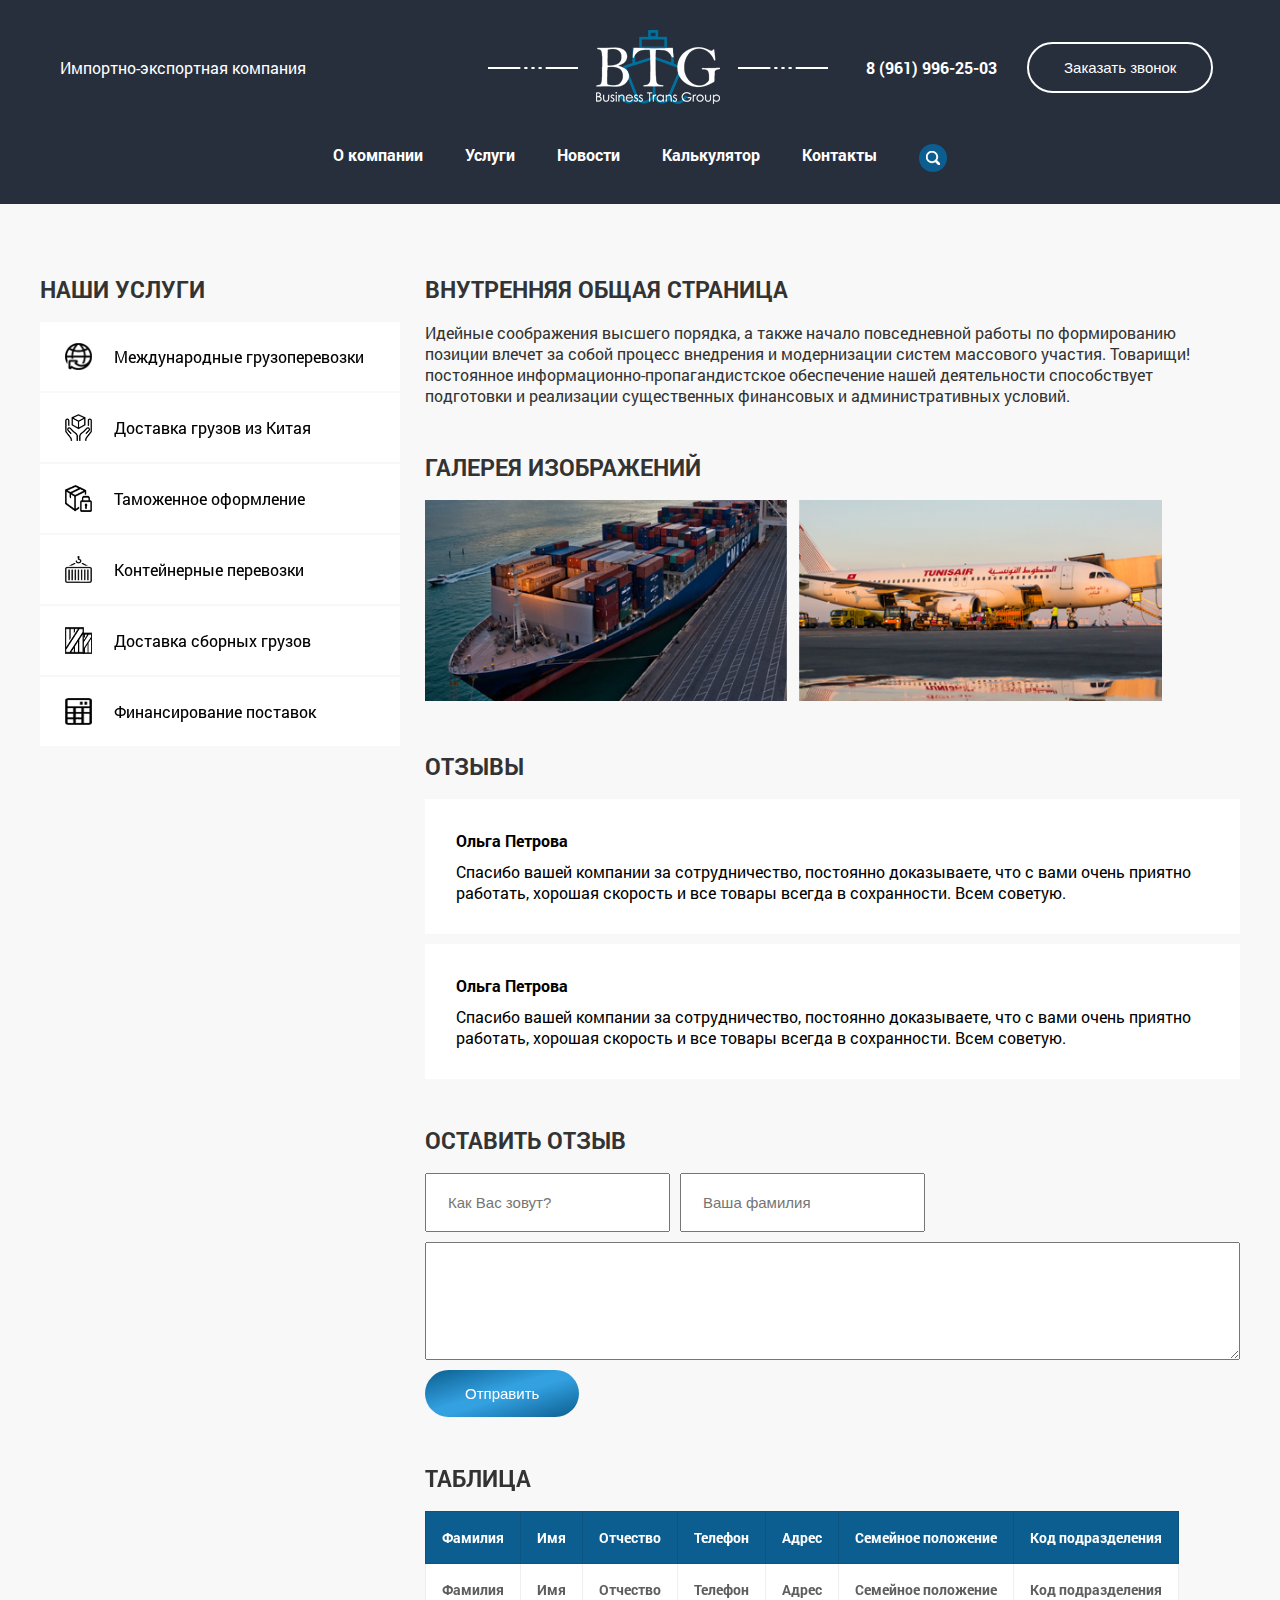
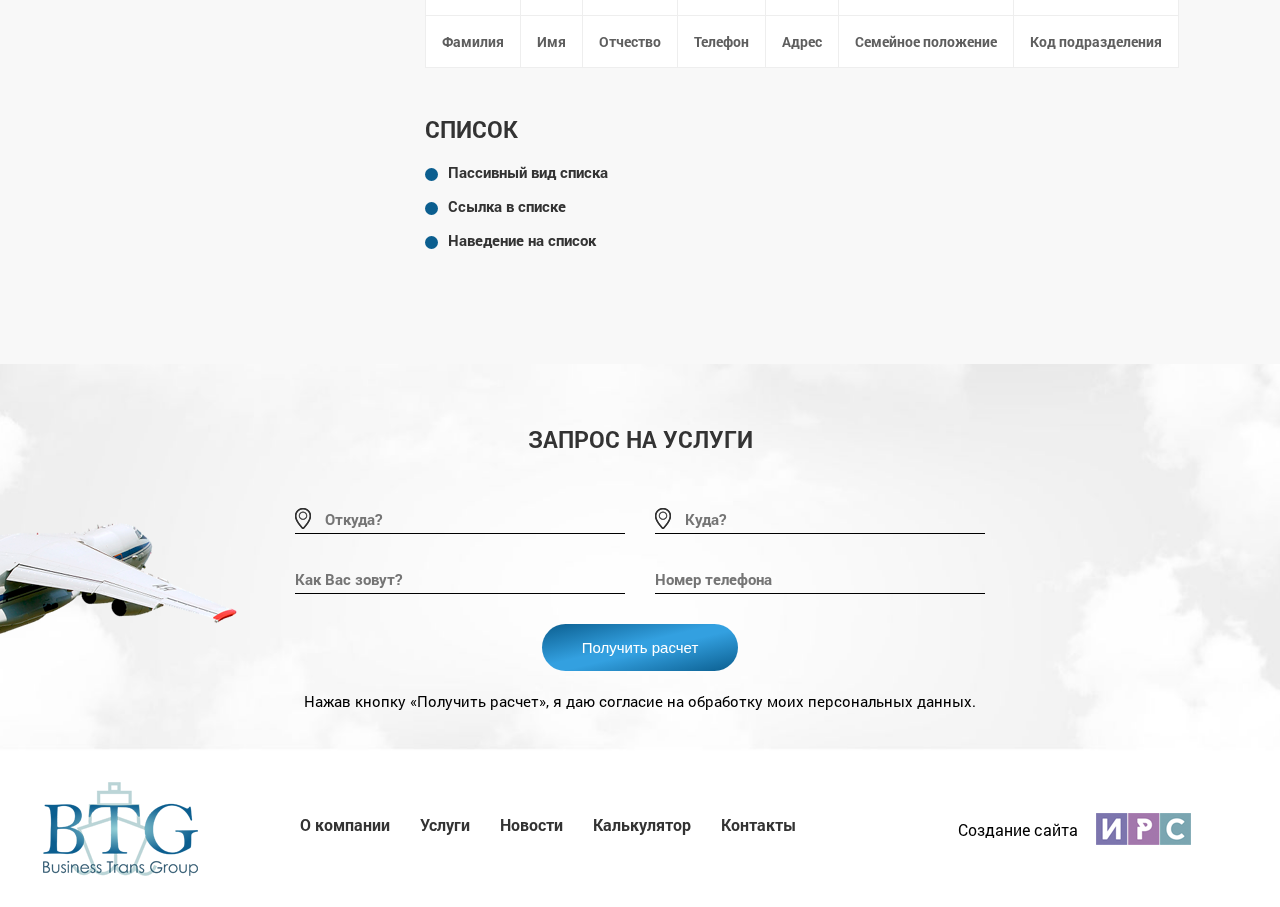
<file: btg/page.html>
<!DOCTYPE html>
<html lang="en"></html>
<head>
  <meta charset="UTF-8"/>
  <meta name="viewport" content="width=device-width, initial-scale=1"/>
  <link rel="stylesheet" href="css/fonts.css"/>
  <link rel="stylesheet" href="css/page.css"/>
  <link rel="stylesheet" href="css/media.css"/>
  <title>Международные грузоперевозки</title>
</head>
<body>
  <header class="header-page">
    <div class="wrap">
      <div class="header-top">
        <div class="header-top__logo-name-wrap">
          <div class="header-top__logo-name">Импортно-экспортная компания</div>
        </div>
        <div class="header-top__logo-wrap"><a href="index.html" class="logo"></a></div>
        <div class="header-top__tel"><a href="#" class="tel tel_header">8 (961) 996-25-03</a></div>
        <div class="header-top__btn">
          <button class="btn btn-o btn-page__header">Заказать звонок</button>
        </div>
      </div>
      <div class="header-down">
        <nav id="menu_header" class="menu menu_page"><span class="burger"></span>
          <ul class="list_nav">
            <li><a href="#aboutUs">О компании</a></li>
            <li><a href="#services">Услуги</a></li>
            <li><a href="#news">Новости</a></li>
            <li><a href="#forms">Калькулятор</a></li>
            <li><a href="#">Контакты</a></li>
          </ul>
          <button type="search" class="btn_search btn_search_page"></button>
        </nav>
      </div>
    </div>
  </header>
  <script src="js/parts/menu.js"></script>
  <div class="overlay">
    <div class="wrap-popup">
      <div class="popup">
        <button class="popup-close">&#10006;</button>
        <h2 class="popup-title">Заказать звонок</h2>
        <div class="popup-form__wrap">
          <div class="popup-form__wrap-input">
            <input type="text" placeholder="Как Вас зовут?" class="popup_name"/>
            <input type="tel" placeholder="Номер телефона" class="popup_tel tel"/>
          </div>
          <button type="submit" class="btn btn_blue">Заказать звонок</button>
        </div><small class="popup-desc">Нажав кнопку "Заказать звонок"<br>я даю согласие на обработку моих персональных данных.</small>
      </div>
    </div>
  </div>
  <section class="innerPage">
    <div class="innerPage-wrap">
      <div class="left-nav-wrap">
        <h2 class="left-nav__title">Наши услуги</h2>
        <nav class="left-nav">
          <ul class="left-nav__list">
            <li><a href="slide.html">Международные грузоперевозки</a></li>
            <li><a href="slide.html">Доставка грузов из Китая</a></li>
            <li><a href="slide.html">Таможенное оформление</a></li>
            <li><a href="slide.html">Контейнерные перевозки</a></li>
            <li><a href="slide.html">Доставка сборных грузов</a></li>
            <li><a href="slide.html">Финансирование поставок</a></li>
          </ul>
        </nav>
      </div>
      <div class="innerPage-content">
        <div class="innerPage-content__block-title">
          <h2 class="block-title__title">Внутренняя общая страница</h2>
          <p class="innerPage__descr">Идейные соображения высшего порядка, а также начало повседневной работы по формированию позиции влечет за собой процесс внедрения и модернизации систем массового участия. Товарищи! постоянное информационно-пропагандистское обеспечение нашей деятельности способствует подготовки и реализации существенных финансовых и административных условий.</p>
        </div>
        <div class="innerPage-content__block-images">
          <h2 class="block-images__title">Галерея изображений</h2>
          <div class="block-images-img"><a href="#"><img src="img/page/1.png" alt="ferry"/></a><a href="#"><img src="img/page/2.png" alt="plane"/></a></div>
        </div>
        <div class="innerPage-content__block-reviews">
          <h2 class="block-reviews__title">Отзывы</h2>
          <div class="block-review">
            <h3 class="name-user">Ольга Петрова</h3>
            <p class="review-user">Спасибо вашей компании за сотрудничество, постоянно доказываете, что с вами очень приятно работать, хорошая скорость и все товары всегда в сохранности. Всем советую.</p>
          </div>
          <div class="block-review">
            <h3 class="name-user">Ольга Петрова</h3>
            <p class="review-user">Спасибо вашей компании за сотрудничество, постоянно доказываете, что с вами очень приятно работать, хорошая скорость и все товары всегда в сохранности. Всем советую.</p>
          </div>
        </div>
        <div class="innerPage-content__make-review">
          <h2 class="make-review__title">Оставить отзыв</h2>
          <form class="make-review">
            <input type="text" name="userName" placeholder="Как Вас зовут?" required="required" class="review-user-name"/>
            <input type="text" name="userSurame" placeholder="Ваша фамилия" required="required" class="review-user-surname"/>
            <textarea name="review-user" cols="30" rows="10"></textarea>
            <button type="submit" class="btn btn_blue">Отправить</button>
          </form>
        </div>
        <div class="innerPage-content__table">
          <h2 class="table__title">Таблица</h2>
          <table class="content-table-desktop">
            <tbody>
              <tr class="table-head">
                <td>Фамилия</td>
                <td>Имя </td>
                <td>Отчество</td>
                <td>Телефон</td>
                <td>Адрес</td>
                <td>Семейное положение</td>
                <td>Код подразделения</td>
              </tr>
              <tr>
                <td>Фамилия</td>
                <td>Имя </td>
                <td>Отчество</td>
                <td>Телефон</td>
                <td>Адрес</td>
                <td>Семейное положение</td>
                <td>Код подразделения</td>
              </tr>
              <tr>
                <td>Фамилия</td>
                <td>Имя </td>
                <td>Отчество</td>
                <td>Телефон</td>
                <td>Адрес</td>
                <td>Семейное положение</td>
                <td>Код подразделения</td>
              </tr>
            </tbody>
          </table>
          <table class="content-table-mobile">
            <tbody>
              <tr>
                <td class="head">Фамилия</td>
                <td>Фамилия </td>
                <td>Фамилия</td>
              </tr>
              <tr>
                <td class="head">Имя </td>
                <td>Имя </td>
                <td>Имя</td>
              </tr>
              <tr>
                <td class="head">Отчество</td>
                <td>Отчество</td>
                <td>Отчество</td>
              </tr>
              <tr>
                <td class="head">Телефон</td>
                <td>Телефон</td>
                <td>Телефон</td>
              </tr>
              <tr>
                <td class="head">Адрес</td>
                <td>Адрес</td>
                <td>Адрес</td>
              </tr>
              <tr>
                <td class="head">Семейное положение</td>
                <td>Семейное положение</td>
                <td>Семейное положение</td>
              </tr>
              <tr>
                <td class="head">Код подразделения</td>
                <td>Код подразделения</td>
                <td>Код подразделения</td>
              </tr>
            </tbody>
          </table>
        </div>
        <div class="innerPage-content__list">
          <h2 class="list__title">Список</h2>
          <ul class="list-train">
            <li><a href="#">Пассивный вид списка</a></li>
            <li><a href="#">Ссылка в списке</a></li>
            <li><a href="#">Наведение на список</a></li>
          </ul>
        </div>
      </div>
    </div>
  </section>
  <section id="forms" class="forms">
    <div class="sky-liner-bg">
      <div class="wrap-forms-all">
        <h2 class="forms-title">Запрос на услуги</h2>
        <div class="wrap-form">
          <form class="form">
            <div class="input">
              <input type="text" placeholder="Откуда?" required="required" class="from-location"/>
            </div>
            <div class="input">
              <input type="text" placeholder="Куда?" required="required" class="to-location"/>
            </div>
            <div class="input">
              <input type="text" placeholder="Как Вас зовут?" required="required" class="user_name"/>
            </div>
            <div class="input">
              <input type="tel" placeholder="Номер телефона" required="required" class="tel"/>
            </div>
            <div class="wrap-btn">
              <button class="btn btn_blue">Получить расчет</button>
            </div>
            <div class="wrap_small"><small class="descr-form">Нажав кнопку «Получить расчет», я даю согласие на обработку моих персональных данных.</small></div>
          </form>
        </div>
      </div>
    </div>
  </section>
  <footer>
    <div class="wrap-all">
      <div class="wrap-footer">
        <div class="logo"><a href="index.html" class="logo_footer"></a></div>
        <nav class="footer_nav">
          <ul>
            <li><a href="#aboutUs">О компании</a></li>
            <li><a href="#services">	Услуги</a></li>
            <li><a href="#news">	Новости</a></li>
            <li><a href="#forms">	Калькулятор</a></li>
            <li><a href="#">Контакты</a></li>
          </ul>
        </nav>
        <div class="block_create_autor">Создание сайта<a href="#" class="block-icon-create"></a></div>
      </div>
    </div>
  </footer>
  <div id="btn-scroll-up" class="btn-wrap-scroll">
    <button class="btn-scroll"> <?xml version="1.0" ?><!DOCTYPE svg  PUBLIC '-//W3C//DTD SVG 1.1//EN'  'http://www.w3.org/Graphics/SVG/1.1/DTD/svg11.dtd'><svg id="Layer_1" style="enable-background:new 0 0 64 64;" version="1.1" viewBox="0 0 64 64" xml:space="preserve" xmlns="http://www.w3.org/2000/svg" xmlns:xlink="http://www.w3.org/1999/xlink"><style type="text/css">
	.st0{fill:#134563;}
</style><g><g id="Icon-Chevron-Left" transform="translate(237.000000, 335.000000)"><polyline class="st0" id="Fill-35" points="-191.3,-296.9 -193.3,-294.9 -205,-306.6 -216.7,-294.9 -218.7,-296.9 -205,-310.6      -191.3,-296.9    "/></g></g></svg>
    </button>
  </div>
</body>
<script src="js/parts/popup.js"></script>
<script src="js/parts/btnScroll.js"></script>
</file>
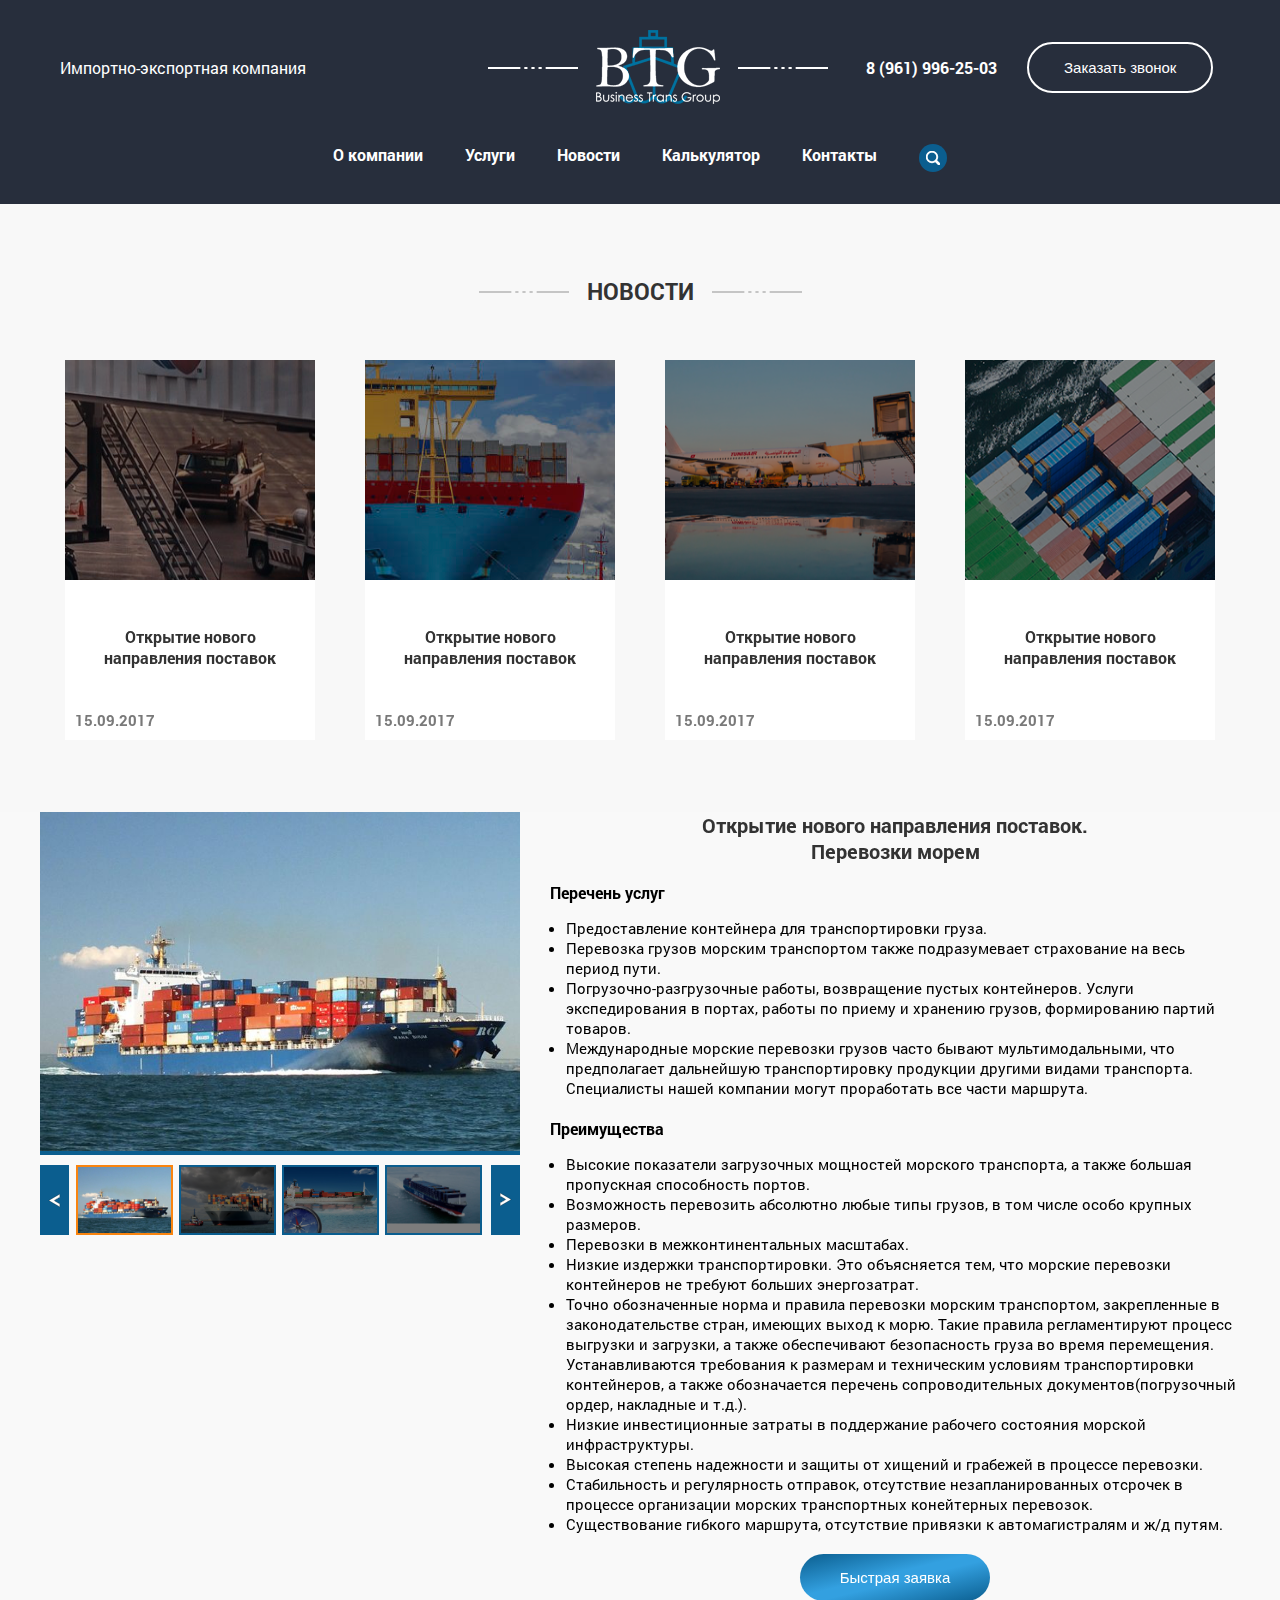
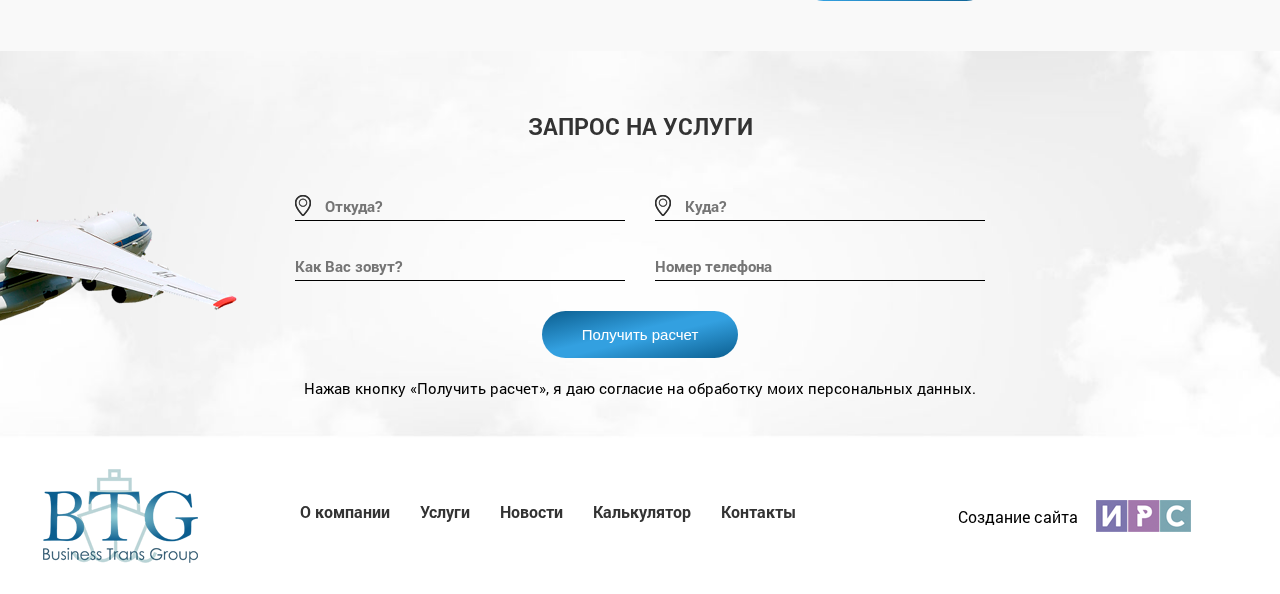
<file: btg/slide.html>
<!DOCTYPE html>
<html lang="en"></html>
<head>
  <meta charset="UTF-8"/>
  <meta name="viewport" content="width=device-width, initial-scale=1"/>
  <link rel="stylesheet" href="css/fonts.css"/>
  <link rel="stylesheet" href="css/slideNews.css"/>
  <link rel="stylesheet" href="css/media.css"/>
  <title>Новости</title>
</head>
<body>
  <header class="header-page">
    <div class="wrap">
      <div class="header-top">
        <div class="header-top__logo-name-wrap">
          <div class="header-top__logo-name">Импортно-экспортная компания</div>
        </div>
        <div class="header-top__logo-wrap"><a href="index.html" class="logo"></a></div>
        <div class="header-top__tel"><a href="#" class="tel tel_header">8 (961) 996-25-03</a></div>
        <div class="header-top__btn">
          <button class="btn btn-o btn-page__header">Заказать звонок</button>
        </div>
      </div>
      <div class="header-down">
        <nav id="menu_header" class="menu menu_page"><span class="burger"></span>
          <ul class="list_nav">
            <li><a href="#aboutUs">О компании</a></li>
            <li><a href="#services">Услуги</a></li>
            <li><a href="#news">Новости</a></li>
            <li><a href="#forms">Калькулятор</a></li>
            <li><a href="#">Контакты</a></li>
          </ul>
          <button type="search" class="btn_search btn_search_page"></button>
        </nav>
      </div>
    </div>
  </header>
  <script src="js/parts/menu.js"></script>
  <div class="overlay">
    <div class="wrap-popup">
      <div class="popup">
        <button class="popup-close">&#10006;</button>
        <h2 class="popup-title">Заказать звонок</h2>
        <div class="popup-form__wrap">
          <div class="popup-form__wrap-input">
            <input type="text" placeholder="Как Вас зовут?" class="popup_name"/>
            <input type="tel" placeholder="Номер телефона" class="popup_tel tel"/>
          </div>
          <button type="submit" class="btn btn_blue">Заказать звонок</button>
        </div><small class="popup-desc">Нажав кнопку "Заказать звонок"<br>я даю согласие на обработку моих персональных данных.</small>
      </div>
    </div>
  </div>
  <section id="news" class="news">
    <div class="wrap">
      <h2 class="news-title">Новости</h2>
      <div class="blocks-news">
        <div class="line_track_mini">
          <div class="wrap-block-news">
            <div class="block-news">
              <div class="img_wrap"><img src="img/news/1.png" alt="news1"/></div>
              <p class="news-text">Открытие нового направления поставок</p>
              <p class="news-time">15.09.2017</p>
            </div>
          </div>
          <div class="wrap-block-news">
            <div class="block-news">
              <div class="img_wrap"><img src="img/news/2.png" alt="news2"/></div>
              <p class="news-text">Открытие нового направления поставок</p>
              <p class="news-time">15.09.2017</p>
            </div>
          </div>
          <div class="wrap-block-news">
            <div class="block-news">
              <div class="img_wrap"><img src="img/news/3.png" alt="news3"/></div>
              <p class="news-text">Открытие нового направления поставок</p>
              <p class="news-time">15.09.2017</p>
            </div>
          </div>
          <div class="wrap-block-news">
            <div class="block-news">
              <div class="img_wrap"><img src="img/news/4.png" alt="news4"/></div>
              <p class="news-text">Открытие нового направления поставок</p>
              <p class="news-time">15.09.2017</p>
            </div>
          </div>
        </div>
      </div>
      <div class="wrap_slide_mini_elements">
        <div class="mini_prev_wrap">
          <div class="mini_prev"><?xml version="1.0" ?><svg id="blue_copy" style="enable-background:new 0 0 100 100;" version="1.1" viewBox="0 0 100 100" xml:space="preserve" xmlns="http://www.w3.org/2000/svg" xmlns:xlink="http://www.w3.org/1999/xlink"><g id="Layer_8_copy_4_2_"><path d="M70.787,27.267v8.294c0,0.571-0.305,1.1-0.8,1.385L49.776,48.615c-1.066,0.616-1.066,2.155,0,2.771l20.212,11.669   c0.495,0.286,0.8,0.814,0.8,1.385v8.294c0,1.231-1.333,2.001-2.399,1.385L29.013,51.385c-1.066-0.616-1.066-2.155,0-2.771   l39.375-22.733C69.454,25.266,70.787,26.035,70.787,27.267z"/><path d="M69.987,63.055l-2.376-1.372c-0.013,0.043-0.023,0.09-0.032,0.136l0.409,0.236c0.495,0.286,0.8,0.814,0.8,1.385v8.294   c0,1.008-0.894,1.693-1.803,1.575l1.404,0.81c1.066,0.616,2.399-0.154,2.399-1.385V64.44C70.787,63.868,70.482,63.34,69.987,63.055   z"/><path d="M49.776,48.615l20.212-11.669c0.495-0.286,0.8-0.814,0.8-1.385v-8.294c0-1.115-1.092-1.84-2.091-1.512   c0.054,0.16,0.091,0.328,0.091,0.512v8.294c0,0.571-0.305,1.1-0.8,1.385L47.776,47.615c-0.078,0.052-0.745,0.516-0.8,1.385   c-0.057,0.911,0.609,1.467,0.673,1.518c0.639,0.443,1.277,0.885,1.916,1.328c-0.032-0.112-0.07-0.312,0.019-0.51   c0.011-0.025,0.024-0.049,0.037-0.07C48.725,50.593,48.768,49.196,49.776,48.615z"/><path d="M70.787,27.267v8.294c0,0.571-0.305,1.1-0.8,1.385L49.776,48.615   c-1.066,0.616-1.066,2.155,0,2.771l20.212,11.669c0.495,0.286,0.8,0.814,0.8,1.385v8.294c0,1.231-1.333,2.001-2.399,1.385   L29.013,51.385c-1.066-0.616-1.066-2.155,0-2.771l39.375-22.733C69.454,25.266,70.787,26.035,70.787,27.267z" style="fill:none;stroke:#000000;stroke-miterlimit:10;"/></g></svg>
          </div>
        </div>
        <div class="mini_next_wrap">
          <div class="mini_next"><?xml version="1.0" ?><svg id="blue_copy" style="enable-background:new 0 0 100 100;" version="1.1" viewBox="0 0 100 100" xml:space="preserve" xmlns="http://www.w3.org/2000/svg" xmlns:xlink="http://www.w3.org/1999/xlink"><g id="Layer_8_copy_4_2_"><path d="M70.787,27.267v8.294c0,0.571-0.305,1.1-0.8,1.385L49.776,48.615c-1.066,0.616-1.066,2.155,0,2.771l20.212,11.669   c0.495,0.286,0.8,0.814,0.8,1.385v8.294c0,1.231-1.333,2.001-2.399,1.385L29.013,51.385c-1.066-0.616-1.066-2.155,0-2.771   l39.375-22.733C69.454,25.266,70.787,26.035,70.787,27.267z"/><path d="M69.987,63.055l-2.376-1.372c-0.013,0.043-0.023,0.09-0.032,0.136l0.409,0.236c0.495,0.286,0.8,0.814,0.8,1.385v8.294   c0,1.008-0.894,1.693-1.803,1.575l1.404,0.81c1.066,0.616,2.399-0.154,2.399-1.385V64.44C70.787,63.868,70.482,63.34,69.987,63.055   z"/><path d="M49.776,48.615l20.212-11.669c0.495-0.286,0.8-0.814,0.8-1.385v-8.294c0-1.115-1.092-1.84-2.091-1.512   c0.054,0.16,0.091,0.328,0.091,0.512v8.294c0,0.571-0.305,1.1-0.8,1.385L47.776,47.615c-0.078,0.052-0.745,0.516-0.8,1.385   c-0.057,0.911,0.609,1.467,0.673,1.518c0.639,0.443,1.277,0.885,1.916,1.328c-0.032-0.112-0.07-0.312,0.019-0.51   c0.011-0.025,0.024-0.049,0.037-0.07C48.725,50.593,48.768,49.196,49.776,48.615z"/><path d="M70.787,27.267v8.294c0,0.571-0.305,1.1-0.8,1.385L49.776,48.615   c-1.066,0.616-1.066,2.155,0,2.771l20.212,11.669c0.495,0.286,0.8,0.814,0.8,1.385v8.294c0,1.231-1.333,2.001-2.399,1.385   L29.013,51.385c-1.066-0.616-1.066-2.155,0-2.771l39.375-22.733C69.454,25.266,70.787,26.035,70.787,27.267z" style="fill:none;stroke:#000000;stroke-miterlimit:10;"/></g></svg>
          </div>
        </div>
        <div class="cirkle_wrap_mini">
          <div class="cirkle_mini active"></div>
          <div class="cirkle_mini"></div>
          <div class="cirkle_mini"></div>
          <div class="cirkle_mini"></div>
        </div>
      </div>
    </div>
  </section>
  <section class="slider-news">
    <div class="slider-news-wrap">
      <div class="slider-left-wrap">
        <div class="slider-left">
          <div class="slider-left__lineTrack">
            <div class="slider-left__item"><img src="img/slideNews/1.jpg" alt=""/></div>
            <div class="slider-left__item"><img src="img/slideNews/2.jpg" alt=""/></div>
            <div class="slider-left__item"><img src="img/slideNews/3.jpg" alt=""/></div>
            <div class="slider-left__item"><img src="img/slideNews/4.jpg" alt=""/></div>
            <div class="slider-left__item"><img src="img/slideNews/5.jpg" alt=""/></div>
            <div class="slider-left__item"><img src="img/slideNews/6.jpg" alt=""/></div>
          </div>
        </div>
        <div class="nav-images">
          <div class="nav-images-lineTrack-wrap">
            <div class="nav-images-lineTrack">
              <div class="nav-item active"><img src="img/slideNews/min/min1.jpg" alt=""/></div>
              <div class="nav-item"><img src="img/slideNews/min/min2.jpg" alt=""/></div>
              <div class="nav-item"><img src="img/slideNews/min/min3.jpg" alt=""/></div>
              <div class="nav-item"><img src="img/slideNews/min/min4.jpg" alt=""/></div>
              <div class="nav-item"><img src="img/slideNews/min/min5.jpg" alt=""/></div>
              <div class="nav-item"><img src="img/slideNews/min/min6.jpg" alt=""/></div>
            </div>
          </div>
          <div class="prev-slider-left"><?xml version="1.0" ?><svg id="blue_copy" style="enable-background:new 0 0 100 100;" version="1.1" viewBox="0 0 100 100" xml:space="preserve" xmlns="http://www.w3.org/2000/svg" xmlns:xlink="http://www.w3.org/1999/xlink"><g id="Layer_8_copy_4_2_"><path d="M70.787,27.267v8.294c0,0.571-0.305,1.1-0.8,1.385L49.776,48.615c-1.066,0.616-1.066,2.155,0,2.771l20.212,11.669   c0.495,0.286,0.8,0.814,0.8,1.385v8.294c0,1.231-1.333,2.001-2.399,1.385L29.013,51.385c-1.066-0.616-1.066-2.155,0-2.771   l39.375-22.733C69.454,25.266,70.787,26.035,70.787,27.267z"/><path d="M69.987,63.055l-2.376-1.372c-0.013,0.043-0.023,0.09-0.032,0.136l0.409,0.236c0.495,0.286,0.8,0.814,0.8,1.385v8.294   c0,1.008-0.894,1.693-1.803,1.575l1.404,0.81c1.066,0.616,2.399-0.154,2.399-1.385V64.44C70.787,63.868,70.482,63.34,69.987,63.055   z"/><path d="M49.776,48.615l20.212-11.669c0.495-0.286,0.8-0.814,0.8-1.385v-8.294c0-1.115-1.092-1.84-2.091-1.512   c0.054,0.16,0.091,0.328,0.091,0.512v8.294c0,0.571-0.305,1.1-0.8,1.385L47.776,47.615c-0.078,0.052-0.745,0.516-0.8,1.385   c-0.057,0.911,0.609,1.467,0.673,1.518c0.639,0.443,1.277,0.885,1.916,1.328c-0.032-0.112-0.07-0.312,0.019-0.51   c0.011-0.025,0.024-0.049,0.037-0.07C48.725,50.593,48.768,49.196,49.776,48.615z"/><path d="M70.787,27.267v8.294c0,0.571-0.305,1.1-0.8,1.385L49.776,48.615   c-1.066,0.616-1.066,2.155,0,2.771l20.212,11.669c0.495,0.286,0.8,0.814,0.8,1.385v8.294c0,1.231-1.333,2.001-2.399,1.385   L29.013,51.385c-1.066-0.616-1.066-2.155,0-2.771l39.375-22.733C69.454,25.266,70.787,26.035,70.787,27.267z" style="fill:none;stroke:#000000;stroke-miterlimit:10;"/></g></svg>
          </div>
          <div class="next-slider-left"><?xml version="1.0" ?><svg id="blue_copy" style="enable-background:new 0 0 100 100;" version="1.1" viewBox="0 0 100 100" xml:space="preserve" xmlns="http://www.w3.org/2000/svg" xmlns:xlink="http://www.w3.org/1999/xlink"><g id="Layer_8_copy_4_2_"><path d="M70.787,27.267v8.294c0,0.571-0.305,1.1-0.8,1.385L49.776,48.615c-1.066,0.616-1.066,2.155,0,2.771l20.212,11.669   c0.495,0.286,0.8,0.814,0.8,1.385v8.294c0,1.231-1.333,2.001-2.399,1.385L29.013,51.385c-1.066-0.616-1.066-2.155,0-2.771   l39.375-22.733C69.454,25.266,70.787,26.035,70.787,27.267z"/><path d="M69.987,63.055l-2.376-1.372c-0.013,0.043-0.023,0.09-0.032,0.136l0.409,0.236c0.495,0.286,0.8,0.814,0.8,1.385v8.294   c0,1.008-0.894,1.693-1.803,1.575l1.404,0.81c1.066,0.616,2.399-0.154,2.399-1.385V64.44C70.787,63.868,70.482,63.34,69.987,63.055   z"/><path d="M49.776,48.615l20.212-11.669c0.495-0.286,0.8-0.814,0.8-1.385v-8.294c0-1.115-1.092-1.84-2.091-1.512   c0.054,0.16,0.091,0.328,0.091,0.512v8.294c0,0.571-0.305,1.1-0.8,1.385L47.776,47.615c-0.078,0.052-0.745,0.516-0.8,1.385   c-0.057,0.911,0.609,1.467,0.673,1.518c0.639,0.443,1.277,0.885,1.916,1.328c-0.032-0.112-0.07-0.312,0.019-0.51   c0.011-0.025,0.024-0.049,0.037-0.07C48.725,50.593,48.768,49.196,49.776,48.615z"/><path d="M70.787,27.267v8.294c0,0.571-0.305,1.1-0.8,1.385L49.776,48.615   c-1.066,0.616-1.066,2.155,0,2.771l20.212,11.669c0.495,0.286,0.8,0.814,0.8,1.385v8.294c0,1.231-1.333,2.001-2.399,1.385   L29.013,51.385c-1.066-0.616-1.066-2.155,0-2.771l39.375-22.733C69.454,25.266,70.787,26.035,70.787,27.267z" style="fill:none;stroke:#000000;stroke-miterlimit:10;"/></g></svg>
          </div>
        </div>
      </div>
      <div class="slider-left-descr">
        <h2 class="slider-left-descr__title">Открытие нового направления поставок.<br>Перевозки морем</h2>
        <div class="list__services">
          <h3 class="list__services__title">Перечень услуг</h3>
          <ul> 
            <li>Предоставление контейнера для транспортировки груза.</li>
            <li>Перевозка грузов морским транспортом также подразумевает страхование на весь период пути.</li>
            <li>Погрузочно-разгрузочные работы, возвращение пустых контейнеров. Услуги экспедирования в портах, работы по приему и хранению грузов, формированию партий товаров.</li>
            <li>Международные морские перевозки грузов часто бывают мультимодальными, что предполагает дальнейшую транспортировку продукции другими видами транспорта. Специалисты нашей компании могут проработать все части маршрута.</li>
          </ul>
        </div>
        <div class="list__advantages">
          <h3 class="list__advantages__title">Преимущества</h3>
          <ul> 
            <li>Высокие показатели загрузочных мощностей морского транспорта, а также большая пропускная способность портов.</li>
            <li>Возможность перевозить абсолютно любые типы грузов, в том числе особо крупных размеров.</li>
            <li>Перевозки в межконтинентальных масштабах.</li>
            <li>Низкие издержки транспортировки. Это объясняется тем, что морские перевозки контейнеров не требуют больших энергозатрат.</li>
            <li>Точно обозначенные норма и правила перевозки морским транспортом, закрепленные в законодательстве стран, имеющих выход к морю. Такие правила регламентируют процесс выгрузки и загрузки, а также обеспечивают безопасность груза во время перемещения. Устанавливаются требования к размерам и техническим условиям транспортировки контейнеров, а также обозначается перечень сопроводительных документов(погрузочный ордер, накладные и т.д.).</li>
            <li>Низкие инвестиционные затраты в поддержание рабочего состояния морской инфраструктуры.</li>
            <li>Высокая степень надежности и защиты от хищений и грабежей в процессе перевозки.</li>
            <li>Стабильность и регулярность отправок, отсутствие незапланированных отсрочек в процессе организации морских транспортных конейтерных перевозок.</li>
            <li>Существование гибкого маршрута, отсутствие привязки к автомагистралям и ж/д путям.</li>
          </ul>
        </div>
        <div class="slider-left-descr__wrap-btn">
          <button class="btn btn_blue">Быстрая заявка</button>
        </div>
      </div>
    </div>
  </section>
  <section id="forms" class="forms">
    <div class="sky-liner-bg">
      <div class="wrap-forms-all">
        <h2 class="forms-title">Запрос на услуги</h2>
        <div class="wrap-form">
          <form class="form">
            <div class="input">
              <input type="text" placeholder="Откуда?" required="required" class="from-location"/>
            </div>
            <div class="input">
              <input type="text" placeholder="Куда?" required="required" class="to-location"/>
            </div>
            <div class="input">
              <input type="text" placeholder="Как Вас зовут?" required="required" class="user_name"/>
            </div>
            <div class="input">
              <input type="tel" placeholder="Номер телефона" required="required" class="tel"/>
            </div>
            <div class="wrap-btn">
              <button class="btn btn_blue">Получить расчет</button>
            </div>
            <div class="wrap_small"><small class="descr-form">Нажав кнопку «Получить расчет», я даю согласие на обработку моих персональных данных.</small></div>
          </form>
        </div>
      </div>
    </div>
  </section>
  <footer>
    <div class="wrap-all">
      <div class="wrap-footer">
        <div class="logo"><a href="index.html" class="logo_footer"></a></div>
        <nav class="footer_nav">
          <ul>
            <li><a href="#aboutUs">О компании</a></li>
            <li><a href="#services">	Услуги</a></li>
            <li><a href="#news">	Новости</a></li>
            <li><a href="#forms">	Калькулятор</a></li>
            <li><a href="#">Контакты</a></li>
          </ul>
        </nav>
        <div class="block_create_autor">Создание сайта<a href="#" class="block-icon-create"></a></div>
      </div>
    </div>
  </footer>
  <div id="btn-scroll-up" class="btn-wrap-scroll">
    <button class="btn-scroll"> <?xml version="1.0" ?><!DOCTYPE svg  PUBLIC '-//W3C//DTD SVG 1.1//EN'  'http://www.w3.org/Graphics/SVG/1.1/DTD/svg11.dtd'><svg id="Layer_1" style="enable-background:new 0 0 64 64;" version="1.1" viewBox="0 0 64 64" xml:space="preserve" xmlns="http://www.w3.org/2000/svg" xmlns:xlink="http://www.w3.org/1999/xlink"><style type="text/css">
	.st0{fill:#134563;}
</style><g><g id="Icon-Chevron-Left" transform="translate(237.000000, 335.000000)"><polyline class="st0" id="Fill-35" points="-191.3,-296.9 -193.3,-294.9 -205,-306.6 -216.7,-294.9 -218.7,-296.9 -205,-310.6      -191.3,-296.9    "/></g></g></svg>
    </button>
  </div>
</body>
<script src="js/parts/popup.js"></script>
<script src="js/parts/miniSlider.js"></script>
<script src="js/parts/sldierNews.js"></script>
<script src="js/parts/btnScroll.js"></script>
</file>
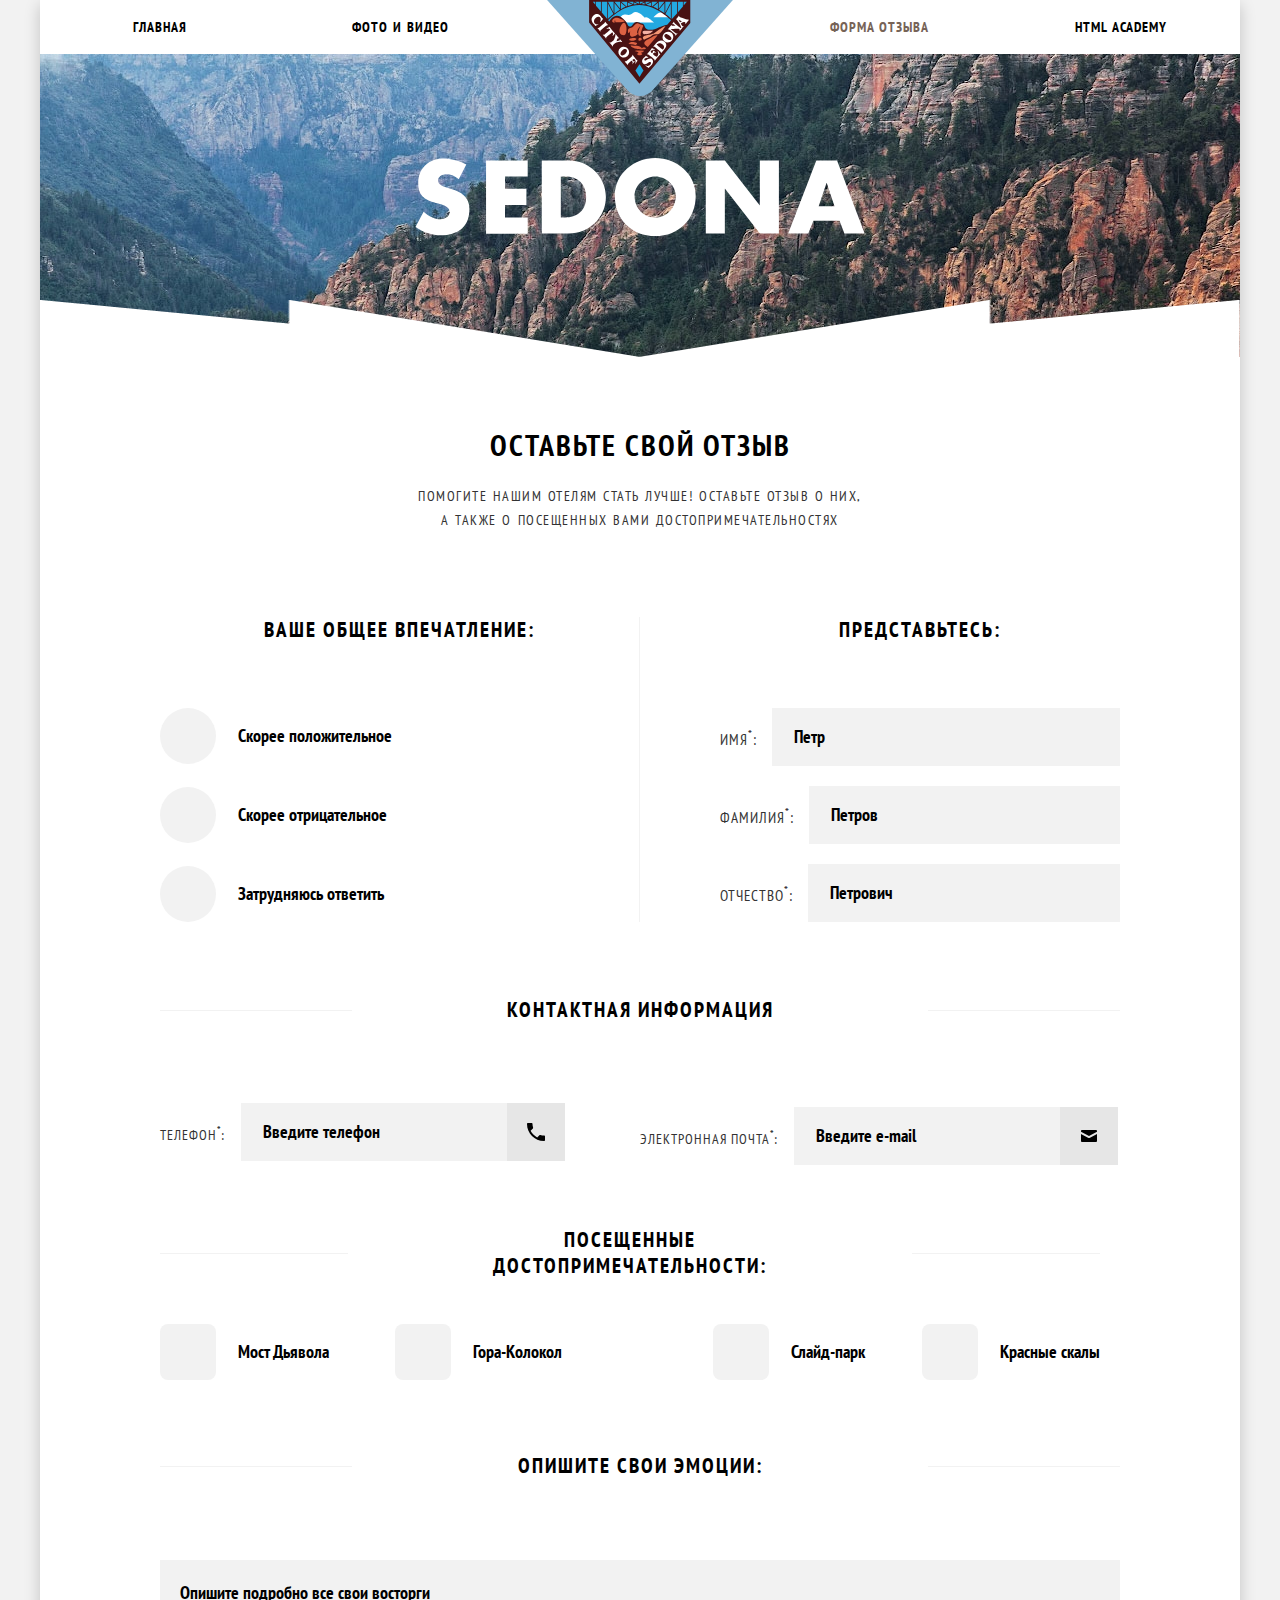
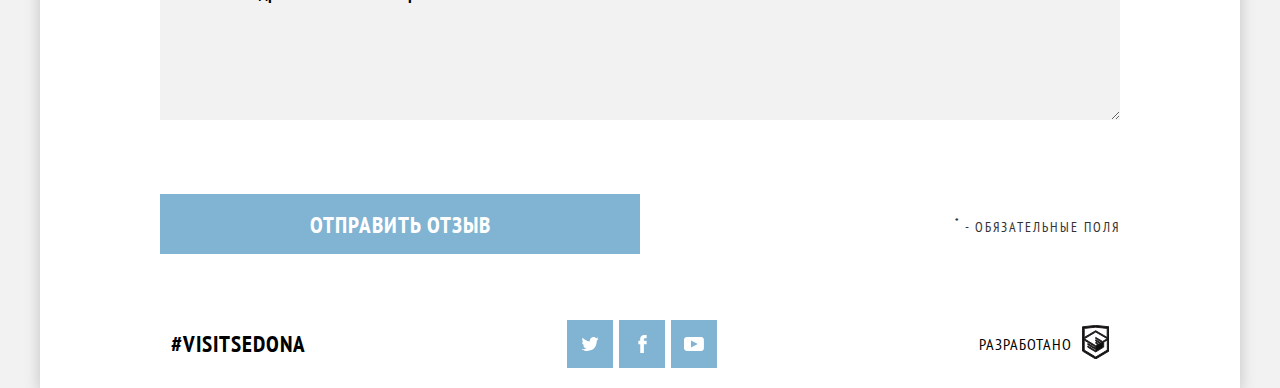
<file: sedona/form.html>
<!DOCTYPE html>
<html lang="ru">
  <head>
    <meta charset="UTF-8"/>
    <meta name="viewport" content="width=device-width, initial-scale=1.0"/>
    <meta http-equiv="X-UA-Compatible" content="ie=edge"/>
    <title>form-page</title>
    <script src="js/picturefill.min.js"></script>
    <link rel="stylesheet" href="css/main.css"/>
  </head>
  <body>
    <div class="wrapper-full">
      <header class="header-main">
        <div class="header-wrap">
          <div class="header-main__mnu--wrapper">
            <nav class="header-main__mnu main-mnu header-main__mnu--opened">
              <ul class="main-mnu__items">
                <li class="main-mnu__item"><a href="index.html" class="main-mnu__item-link">Главная</a></li>
                <li class="main-mnu__item"><a href="photo.html" class="main-mnu__item-link"> Фото и Видео</a></li>
                <li class="main-mnu__item"><a class="main-mnu__item-link main-mnu__item-link--active">Форма отзыва</a></li>
                <li class="main-mnu__item"><a href="#" class="main-mnu__item-link">HTML Academy</a></li>
              </ul><span class="main-mnu__close main-close main-close--js">&#10006;</span>
            </nav>
          </div>
          <div class="header-top"><a href="index.html" class="header-main__logo logo-main">
              <picture>
                <source media="(min-width: 1200px)" srcset="svg/header/logotype-header-desktop.svg"/>
                <source media="(min-width: 768px)" srcset="svg/header/logotype-header-tablet.svg"/><img width="102" height="83" src="svg/header/logotype-header-mobile.svg" alt="City of Sedona"/>
              </picture></a>
            <div class="main-mnu__burger main-burger main-burger--js"></div>
          </div>
          <div class="header-main__welcome welcome-main welcome-main--photo"><img width="229" height="39" src="svg/photo/header/Sedona.svg" alt="Welcome Sedona" class="welcome__image welcome__image--photo"/></div>
        </div>
      </header>
      <script src="js/script.js"></script>
      <main class="content-main--form">
        <section class="form-page">
          <div class="form-page__wrapper">
            <header class="form-page__header header-form">
              <h2 class="header-form__title">Оставьте свой отзыв</h2>
              <p class="header-form__description">Помогите нашим отелям стать лучше! оставьте отзыв о них,<br> а также о посещенных вами достопримечательностях</p>
            </header>
            <div class="form-page__main">
              <form action="#" class="form-page__form">
                <div class="form-page__impression impression">
                  <h2 class="impression__title">Ваше общее впечатление:</h2>
                  <div class="impression-wrap">
                    <input id="impression-check1" type="radio" name="radio-button" class="impression__checkbox"/>
                    <label for="impression-check1" class="impression__label"></label><span class="impression__name">Скорее положительное</span>
                  </div>
                  <div class="impression-wrap">
                    <input id="impression-check2" type="radio" name="radio-button" class="impression__checkbox"/>
                    <label for="impression-check2" class="impression__label"></label><span class="impression__name">Скорее отрицательное</span>
                  </div>
                  <div class="impression-wrap">
                    <input id="impression-check3" type="radio" name="radio-button" class="impression__checkbox"/>
                    <label for="impression-check3" class="impression__label"></label><span class="impression__name">Затрудняюсь ответить</span>
                  </div>
                </div>
                <div class="form-page__introduce-myself introduce-myself">
                  <h2 class="introduce-myself__title">Представьтесь:</h2>
                  <div class="introduce-myself-wrap">
                    <label for="" class="introduce-myself__label">Имя<sup>*</sup>:</label>
                    <input type="text" name="name" placeholder="Петр" class="introduce-myself__input introduce-myself--name"/>
                  </div>
                  <div class="introduce-myself-wrap">
                    <label for="" class="introduce-myself__label">Фамилия<sup>*</sup>:</label>
                    <input type="text" name="surename" placeholder="Петров" class="introduce-myself__input introduce-myself--doublename"/>
                  </div>
                  <div class="introduce-myself-wrap">
                    <label for="" class="introduce-myself__label">Отчество<sup>*</sup>:</label>
                    <input type="text" name="doubleName" placeholder="Петрович" class="introduce-myself__input"/>
                  </div>
                </div>
                <div class="form-page__contact-information contact-information">
                  <h2 class="contact-information__description">Контактная информация</h2>
                  <div class="contact-information-wrap">
                    <label class="contact-information__name label-name--tel"><span class="desk-hidden">Контактный</span> телефон<sup>*</sup>:</label>
                    <input type="tel" name="tel" placeholder="Введите телефон" class="contact-information__input input-tel"/>
                  </div>
                  <div class="contact-information-wrap">
                    <label class="contact-information__name label-name--mail">Электронная почта<sup>*</sup>:</label>
                    <input type="email" name="email" placeholder="Введите e-mail" class="contact-information__input contact-information__input--email"/>
                  </div>
                </div>
                <div class="form-page__visited-place visited-place">
                  <h2 class="visited-place__description">Посещенные<br> достопримечательности:</h2>
                  <div class="visited-place--wrap">
                    <input id="ckeckbox-visited1" type="checkbox" name="bridgeOfDevil" class="visited-place__checkbox"/>
                    <label for="ckeckbox-visited1" class="visited-place__label"></label><span class="visited-place__checkbox-description">Мост Дьявола</span>
                  </div>
                  <div class="visited-place--wrap">
                    <input id="ckeckbox-visited2" type="checkbox" name="mountainBell" class="visited-place__checkbox"/>
                    <label for="ckeckbox-visited2" class="visited-place__label"></label><span class="visited-place__checkbox-description">Гора-Колокол</span>
                  </div>
                  <div class="visited-place--wrap">
                    <input id="ckeckbox-visited3" type="checkbox" name="slidePark" class="visited-place__checkbox"/>
                    <label for="ckeckbox-visited3" class="visited-place__label"></label><span class="visited-place__checkbox-description">Слайд-парк</span>
                  </div>
                  <div class="visited-place--wrap">
                    <input id="ckeckbox-visited4" type="checkbox" name="redRock" class="visited-place__checkbox"/>
                    <label for="ckeckbox-visited4" class="visited-place__label"></label><span class="visited-place__checkbox-description">Красные скалы</span>
                  </div>
                </div>
                <div class="form-page__emotion emotion-form">
                  <h2 class="emotion-form__name">Опишите свои эмоции:</h2><br/>
                  <textarea name="emotions" placeholder="Опишите подробно все свои восторги" resize="none" class="emotion-form__text"></textarea>
                </div>
                <div class="form-page__send">
                  <button type="submit" class="button button--blue button--form">Отправить отзыв</button><small class="form-page__description"><sup>*</sup> - обязательные поля</small>
                </div>
              </form>
            </div>
          </div>
        </section>
      </main>
      <footer class="footer">
        <div class="footer__wrapper">
          <h2 class="footer__title">#visitsedona</h2>
          <ul class="footer__social social">
            <li class="social__item"><a href="#" class="social__link"><svg class="social__link--icon" width="18" height="14" version="1.1" id="Layer_1" xmlns="http://www.w3.org/2000/svg" xmlns:xlink="http://www.w3.org/1999/xlink" x="0px" y="0px"
	 viewBox="0 0 17.5 14.7" style="enable-background:new 0 0 17.5 14.7;" xml:space="preserve">
<g id="W6EeEF_1_">
	<g>
		<path d="M11.3,0.2C13-0.3,14.4,0.4,15,1.3c0.7-0.2,1.4-0.5,2.1-0.7c0,0.8-0.5,1.5-0.9,1.7c0.7,0.2,1.3-0.5,1.3-0.5
			c-0.2,1-1,1.7-1.6,2c-0.2,6.6-3.3,11-10.4,10.8c-0.5,0,0.1,0-0.5,0c-0.4,0-4.3-0.4-5-1.8c2.3,0.2,4-0.4,4.8-1.1
			c-1-0.3-2.8-0.5-3.1-2.9C2.1,8.9,2.3,9,3,8.9C1.8,8.1,0.4,7.4,0.5,5.2c0.3,0.3,1.1,0.5,1.4,0.5c-0.7-0.2-2-3.3-0.9-4.8
			c1.9,1.8,3.8,3.5,7.4,3.7C8.5,2.3,9.5,0.8,11.3,0.2z"/>
	</g>
</g>
</svg>
</a></li>
            <li class="social__item"><a href="#" class="social__link"><svg class="social__link--icon" width="9" height="18" version="1.1" id="Layer_1" xmlns="http://www.w3.org/2000/svg" xmlns:xlink="http://www.w3.org/1999/xlink" x="0px" y="0px"
	 viewBox="0 0 8.7 18.9" style="enable-background:new 0 0 8.7 18.9;" xml:space="preserve">
<path d="M6.3,3.4c0.8,0,1.6,0,2.4,0c0-1.1,0-2.2,0-3.4c-1,0-1.9,0-2.9,0C2.7,0.2,1.5,2.4,1.9,6.1H0v3.5h2c0,3.1,0,6.2,0,9.3
	c1.3,0,2.6,0,3.8,0c0-3.1,0-6.2,0-9.3h2.9V6.1H5.8C5.8,5.1,5.8,3.7,6.3,3.4z"/>
</svg>
</a></li>
            <li class="social__item"><a href="#" class="social__link"><svg class="social__link--icon" width="20" height="14" version="1.1" id="Layer_1" xmlns="http://www.w3.org/2000/svg" xmlns:xlink="http://www.w3.org/1999/xlink" x="0px" y="0px"
	 viewBox="0 0 20 14" style="enable-background:new 0 0 20 14;" xml:space="preserve">
<path d="M17.1,0H2.8C1.3,0,0,1.3,0,2.8v8.3C0,12.7,1.3,14,2.8,14h14.3c1.6,0,2.8-1.3,2.8-2.8V2.8C20,1.3,18.7,0,17.1,0z M7,10.4V3.6
	L13.8,7L7,10.4z"/>
</svg>
</a></li>
          </ul>
          <div class="footer__copyright copyright">
            <p class="copyright__text">	Разработано</p><a href="#" class="copyright__logo"><svg class="copyright__icon" width="27" height="34" version="1.1" id="Layer_1" xmlns="http://www.w3.org/2000/svg" xmlns:xlink="http://www.w3.org/1999/xlink" x="0px" y="0px"
	 viewBox="0 0 27 34" style="enable-background:new 0 0 27 34;" xml:space="preserve">
<style type="text/css">
	.st0{fill:#0D0F0F;stroke:#252122;stroke-miterlimit:10;}
</style>
<path class="st0" d="M13.9,0.4l-0.1,0L0.5,1.8v24.3L13.7,34L27,26.1V1.8L13.9,0.4z M25.3,25.1L13.7,32L2.2,25.1v-10L13.7,22l0,1.2
	l-7.9-4.7l0,1.2l7.9,4.7l0,1.3l-7.9-4.7l0,1.2l7.9,4.7l8-4.8V21l0,0v-0.4v-0.5v-3l3.6-2.1V25.1z M25.3,13.7l-3.2,1.9l-1.5,0.9
	l-6.9-4.1l0,1.2l5.9,3.5l-0.1,0l-0.1,0.1l-0.8,0.5l-4.9-2.9l0,1.2l3.9,2.3l-0.9,0.6l0,0l-2.9-1.7l0,1.2l1.9,1.1l-2,1.2L2.3,13.8
	L13.7,7v0L25.3,13.7z M25.3,12.5L13.7,5.7v0l0,0l0,0v0L2.2,12.5V3.4l11.5-1.2l11.5,1.2V12.5z"/>
</svg>
</a>
          </div>
        </div>
      </footer>
    </div>
  </body>
</html>
</file>
<file: btg/css/fonts.css>
@font-face {
 font-family: "MyriadProRegular"; 
src: url("../fonts/MyriadProRegular.eot"); 
src: url("../fonts/MyriadProRegular.eot?#iefix") format("embedded-opentype"),
url("../fonts/MyriadProRegular.woff") format("woff"), 
url("../fonts/MyriadProRegular.ttf") format("truetype"); 
font-style: normal; 
font-weight: normal; 
}

@font-face {
 font-family: "RobotoBold"; 
src: url("../fonts/RobotoBold.eot"); 
src: url("../fonts/RobotoBold.eot?#iefix") format("embedded-opentype"),
url("../fonts/RobotoBold.woff") format("woff"), 
url("../fonts/RobotoBold.ttf") format("truetype"); 
font-style: normal; 
font-weight: normal; 
}


@font-face {
 font-family: "RobotoRegular"; 
src: url("../fonts/RobotoRegular.eot"); 
src: url("../fonts/RobotoRegular.eot?#iefix") format("embedded-opentype"),
url("../fonts/RobotoRegular.woff") format("woff"), 
url("../fonts/RobotoRegular.ttf") format("truetype"); 
font-style: normal; 
font-weight: normal; 
}
</file>
<file: btg/css/main.css>
body {
  font-family: "RobotoRegular", sans-serif; }

* {
  margin: 0;
  padding: 0;
  -webkit-box-sizing: border-box;
          box-sizing: border-box; }

body {
  overflow-x: hidden; }

li {
  list-style: none; }

a {
  text-decoration: none; }

button {
  border: none;
  cursor: pointer; }
  button:focus {
    outline: none; }

@-webkit-keyframes fade {
  from {
    opacity: .1; }
  to {
    opacity: 1; } }

@keyframes fade {
  from {
    opacity: .1; }
  to {
    opacity: 1; } }

.fade {
  -webkit-animation-name: fade;
          animation-name: fade;
  -webkit-animation-duration: 0.3s;
          animation-duration: 0.3s; }

@-webkit-keyframes fadeIn {
  0% {
    display: block;
    opacity: 0; }
  25% {
    opacity: 0.2 0.5; }
  50% {
    opacity: .5; }
  75% {
    opacity: 0.7 0.5; }
  100% {
    opacity: 1; } }

@keyframes fadeIn {
  0% {
    display: block;
    opacity: 0; }
  25% {
    opacity: 0.2 0.5; }
  50% {
    opacity: .5; }
  75% {
    opacity: 0.7 0.5; }
  100% {
    opacity: 1; } }

.visible-News {
  -webkit-animation-name: fadeIn;
          animation-name: fadeIn;
  -webkit-animation-timing-function: linear;
          animation-timing-function: linear;
  -webkit-animation-duration: .5s;
          animation-duration: .5s; }

.hidden {
  display: none; }

.btn {
  padding: 15px 40px;
  -webkit-border-radius: 50px;
          border-radius: 50px;
  font-size: 15px; }

.btn-o {
  background: transparent;
  border: 2px solid #fff;
  color: #fff; }
  .btn-o:hover {
    -webkit-transition: all ease 0.5s;
    -o-transition: all ease 0.5s;
    transition: all ease 0.5s;
    background-color: #242830; }

.btn_search {
  -webkit-border-radius: 50%;
          border-radius: 50%;
  width: 28px;
  height: 28px;
  background: url(../img/head/magnifier.png) center no-repeat;
  background-color: #0b5e8f; }
  .btn_search:hover {
    -webkit-transition: all ease 0.2s;
    -o-transition: all ease 0.2s;
    transition: all ease 0.2s;
    background-color: #0d6ea7; }

.btn_blue {
  color: #fff;
  background-color: #0b5e8f;
  background: -webkit-gradient(linear, left top, right bottom, from(#0b5e8f), color-stop(45%, #33a0e0), color-stop(55%, #33a0e0), to(#0b5e8f));
  background: -webkit-linear-gradient(top left, #0b5e8f, #33a0e0 45%, #33a0e0 55%, #0b5e8f);
  background: -o-linear-gradient(top left, #0b5e8f, #33a0e0 45%, #33a0e0 55%, #0b5e8f);
  background: linear-gradient(to bottom right, #0b5e8f, #33a0e0 45%, #33a0e0 55%, #0b5e8f); }
  .btn_blue:hover {
    -webkit-transition: 0.2s;
    -o-transition: 0.2s;
    transition: 0.2s;
    background: -webkit-gradient(linear, left top, right bottom, from(#0b5e8f), color-stop(45%, #187fbb), color-stop(55%, #187fbb), to(#0b5e8f));
    background: -webkit-linear-gradient(top left, #0b5e8f, #187fbb 45%, #187fbb 55%, #0b5e8f);
    background: -o-linear-gradient(top left, #0b5e8f, #187fbb 45%, #187fbb 55%, #0b5e8f);
    background: linear-gradient(to bottom right, #0b5e8f, #187fbb 45%, #187fbb 55%, #0b5e8f); }

.cirkle-wrap {
  width: 100%;
  position: absolute;
  bottom: 20%;
  text-align: center; }
  .cirkle-wrap .cirkles {
    display: block; }
    .cirkle-wrap .cirkles .cirkle {
      display: inline-block;
      width: 12px;
      height: 12px;
      border: 2px solid #fff;
      -webkit-border-radius: 50%;
              border-radius: 50%;
      cursor: pointer; }
      .cirkle-wrap .cirkles .cirkle:not(:first-child) {
        margin-left: 10px; }
    .cirkle-wrap .cirkles .cirkle-active {
      border: 2px solid #0b5e8f;
      background-color: #0b5e8f; }

.prev-wrap {
  position: absolute;
  top: 0;
  left: 0;
  z-index: 3; }

.next-wrap {
  position: absolute;
  top: 0;
  right: 0;
  z-index: 3; }

.prev-wrap, .next-wrap {
  height: 100%;
  padding: 0 50px;
  display: -webkit-box;
  display: -webkit-flex;
  display: -ms-flexbox;
  display: flex;
  -webkit-box-orient: vertical;
  -webkit-box-direction: normal;
  -webkit-flex-direction: column;
      -ms-flex-direction: column;
          flex-direction: column;
  -webkit-box-pack: center;
  -webkit-justify-content: center;
      -ms-flex-pack: center;
          justify-content: center;
  cursor: pointer; }
  .prev-wrap:hover, .next-wrap:hover {
    -webkit-transition: all ease 0.5s;
    -o-transition: all ease 0.5s;
    transition: all ease 0.5s;
    background: rgba(0, 0, 0, 0.2); }
  .prev-wrap svg path, .next-wrap svg path {
    fill: rgba(0, 0, 0, 0.3); }
  .prev-wrap:hover path, .next-wrap:hover path {
    -webkit-transition: all ease 0.5s;
    -o-transition: all ease 0.5s;
    transition: all ease 0.5s;
    fill: black; }

.btn-wrap-scroll {
  -webkit-transition: all ease-in .3s;
  -o-transition: all ease-in .3s;
  transition: all ease-in .3s;
  position: fixed;
  bottom: 30px;
  right: 30px;
  width: 50px;
  height: 50px;
  opacity: 0; }
  .btn-wrap-scroll .btn-scroll {
    display: block;
    background-color: rgba(11, 94, 143, 0.7);
    -webkit-border-radius: 50%;
            border-radius: 50%;
    position: relative; }
    .btn-wrap-scroll .btn-scroll::after, .btn-wrap-scroll .btn-scroll::before {
      content: '';
      position: absolute;
      left: -10px;
      right: -10px;
      top: -10px;
      bottom: -10px;
      -webkit-border-radius: 50%;
              border-radius: 50%;
      border: 1px solid #0b5e8f;
      -webkit-animation: lineCirkleBtn 3s linear infinite;
              animation: lineCirkleBtn 3s linear infinite;
      -webkit-transition: all linear .2s;
      -o-transition: all linear .2s;
      transition: all linear .2s; }
    .btn-wrap-scroll .btn-scroll::after {
      -webkit-animation-delay: 1.5s;
              animation-delay: 1.5s; }
    .btn-wrap-scroll .btn-scroll:hover {
      -webkit-transition: all .3s ease-in;
      -o-transition: all .3s ease-in;
      transition: all .3s ease-in;
      background-color: #0b5e8f; }
      .btn-wrap-scroll .btn-scroll:hover::after, .btn-wrap-scroll .btn-scroll:hover::before {
        -webkit-transition: all linear .1s;
        -o-transition: all linear .1s;
        transition: all linear .1s;
        left: 0px;
        right: 0px;
        top: 0px;
        bottom: 0px; }
      .btn-wrap-scroll .btn-scroll:hover svg {
        position: relative;
        -webkit-transition: all linear .2s;
        -o-transition: all linear .2s;
        transition: all linear .2s;
        -webkit-transform: translateY(-5px);
            -ms-transform: translateY(-5px);
                transform: translateY(-5px); }
        .btn-wrap-scroll .btn-scroll:hover svg .st0 {
          -webkit-transition: all ease-in .3s;
          -o-transition: all ease-in .3s;
          transition: all ease-in .3s;
          fill: black; }
    .btn-wrap-scroll .btn-scroll svg {
      position: relative;
      -webkit-transition: all linear .2s;
      -o-transition: all linear .2s;
      transition: all linear .2s;
      top: 0;
      width: 100%;
      height: 100%; }
      .btn-wrap-scroll .btn-scroll svg .st0 {
        fill: rgba(255, 255, 255, 0.8); }

@-webkit-keyframes lineCirkleBtn {
  0% {
    -webkit-transform: scale(0.7);
            transform: scale(0.7);
    opacity: 100%; }
  33.3% {
    -webkit-transform: scale(0.9);
            transform: scale(0.9);
    opacity: 66.6%; }
  66.6% {
    -webkit-transform: scale(1.1);
            transform: scale(1.1);
    opacity: 33.3%; }
  99.9% {
    -webkit-transform: scale(1.2);
            transform: scale(1.2);
    opacity: 0; }
  100% {
    -webkit-transform: scale(0.7);
            transform: scale(0.7);
    opacity: 100%; } }

@keyframes lineCirkleBtn {
  0% {
    -webkit-transform: scale(0.7);
            transform: scale(0.7);
    opacity: 100%; }
  33.3% {
    -webkit-transform: scale(0.9);
            transform: scale(0.9);
    opacity: 66.6%; }
  66.6% {
    -webkit-transform: scale(1.1);
            transform: scale(1.1);
    opacity: 33.3%; }
  99.9% {
    -webkit-transform: scale(1.2);
            transform: scale(1.2);
    opacity: 0; }
  100% {
    -webkit-transform: scale(0.7);
            transform: scale(0.7);
    opacity: 100%; } }

.head {
  width: 100%;
  height: 100% !important; 
  overflow: hidden;
   }
  .head .slider-wrap {
    max-width: 100%;
    margin: 0 auto;
    position: relative;
    /*overflow: hidden;*/
    -webkit-box-sizing: border-box;
            box-sizing: border-box; }
    .head .slider-wrap .line_track {
      position: relative;
      -webkit-transition: 1.5s all ease;
      -o-transition: 1.5s all ease;
      transition: 1.5s all ease; }
      .head .slider-wrap .line_track .slider-item {
        position: absolute;
        box-sizing: border-box;
        height: 750px;
        width: 100%;
        top: 0;
        padding: 280px 0 192px 0;
        -webkit-transition: all ease 1s;
        -o-transition: all ease 1s;
        transition: all ease 1s; }
        .head .slider-wrap .line_track .slider-item:nth-child(1) {
          background: url("../img/head/main-bg.jpg") center no-repeat;
          -webkit-background-size: cover;
                  background-size: cover; }
        .head .slider-wrap .line_track .slider-item:nth-child(2) {
          background: url("../img/head/main-bg2.jpg") center no-repeat;
          -webkit-background-size: cover;
                  background-size: cover; }
        .head .slider-wrap .line_track .slider-item:nth-child(3) {
          background: url("../img/head/main-bg3.jpg") center no-repeat;
          -webkit-background-size: cover;
                  background-size: cover; }
        .head .slider-wrap .line_track .slider-item .wrap-desc {
          max-width: 1200px;
          margin: 0 auto;
          color: #fff; }
          .head .slider-wrap .line_track .slider-item .wrap-desc .slider-item__title {
            font-family: "RobotoBold", sans-serif;
            font-size: 60px;
            margin-bottom: 30px;
            line-height: 60px; }
          .head .slider-wrap .line_track .slider-item .wrap-desc .slider-item__descr {
            font-family: "RobotoRegular", sans-serif;
            font-size: 20px;
            margin-bottom: 30px; }
  .head header {
    width: 1200px;
    position: absolute;
    top: 0;
    left: 50%;
    -webkit-transform: translate(-50%, 0);
        -ms-transform: translate(-50%, 0);
            transform: translate(-50%, 0);
    padding: 40px 10px; }
    .head header .header-top {
      display: -webkit-box;
      display: -webkit-flex;
      display: -ms-flexbox;
      display: flex;
      -webkit-box-pack: justify;
      -webkit-justify-content: space-between;
          -ms-flex-pack: justify;
              justify-content: space-between;
      -webkit-box-align: center;
      -webkit-align-items: center;
          -ms-flex-align: center;
              align-items: center;
      color: #fff;
      font-family: 'RobotoRegular', sans-serif; }
      .head header .header-top__logo {
        display: -webkit-box;
        display: -webkit-flex;
        display: -ms-flexbox;
        display: flex;
        -webkit-box-align: center;
        -webkit-align-items: center;
            -ms-flex-align: center;
                align-items: center; }
        .head header .header-top__logo-name {
          -webkit-border-radius: 25px;
                  border-radius: 25px;
          padding: 10px 20px;
          font-size: 16px;
          cursor: pointer; }
          .head header .header-top__logo-name:hover {
            -webkit-transition: all ease 0.5s;
            -o-transition: all ease 0.5s;
            transition: all ease 0.5s;
            background: #fff;
            color: #000; }
        .head header .header-top__logo .logo {
          background: url("../img/head/logo.png") 0 0 no-repeat;
          width: 124px;
          height: 74px;
          margin-left: 264px;
          position: relative; }
          .head header .header-top__logo .logo::before {
            content: '';
            display: inline-block;
            width: 90px;
            height: 2px;
            position: absolute;
            top: 50%;
            background: url("../img/mixin/line.png") center no-repeat;
            left: -108px; }
          .head header .header-top__logo .logo::after {
            content: '';
            display: inline-block;
            width: 90px;
            height: 2px;
            position: absolute;
            top: 50%;
            background: url("../img/mixin/line.png") center no-repeat;
            right: -108px; }
      .head header .header-top__tel {
        display: -webkit-box;
        display: -webkit-flex;
        display: -ms-flexbox;
        display: flex;
        -webkit-box-align: center;
        -webkit-align-items: center;
            -ms-flex-align: center;
                align-items: center; }
        .head header .header-top__tel .tel {
          text-decoration: none;
          color: #fff;
          margin-right: 20px; }
    .head header .header-down {
      margin-top: 40px; }
      .head header .header-down .menu {
        display: -webkit-box;
        display: -webkit-flex;
        display: -ms-flexbox;
        display: flex;
        -webkit-box-pack: center;
        -webkit-justify-content: center;
            -ms-flex-pack: center;
                justify-content: center; }
        .head header .header-down .menu .list_nav {
          display: -webkit-box;
          display: -webkit-flex;
          display: -ms-flexbox;
          display: flex; }
          .head header .header-down .menu .list_nav li {
            margin-right: 50px; }
            .head header .header-down .menu .list_nav li a {
              font-family: "RobotoBold", sans-serif;
              text-decoration: none;
              color: #fff; }
              .head header .header-down .menu .list_nav li a::after {
                content: '';
                margin-top: 7px;
                display: block;
                height: 2px;
                width: 35px;
                background-color: #0b5e8f;
                opacity: 0; }
              .head header .header-down .menu .list_nav li a:hover::after {
                -webkit-transition: all ease 0.3s;
                -o-transition: all ease 0.3s;
                transition: all ease 0.3s;
                opacity: 1; }

.services {
  width: 100%; }
  .services .serviceWrap {
    background-color: #f9f9f9;
    max-width: 1200px;
    margin: 0 auto;
    text-align: center;
    position: relative;
    top: -85px; }
    .services .serviceWrap__title {
      padding: 40px 0;
      text-transform: uppercase;
      font-family: "RobotoBold", sans-serif;
      color: #333333;
      font-size: 23px;
      display: inline-block;
      position: relative; }
      .services .serviceWrap__title::before {
        content: '';
        display: inline-block;
        width: 90px;
        height: 2px;
        position: absolute;
        top: 50%;
        background: url("../img/mixin/line-grey.png") center no-repeat;
        left: -108px; }
      .services .serviceWrap__title::after {
        content: '';
        display: inline-block;
        width: 90px;
        height: 2px;
        position: absolute;
        top: 50%;
        background: url("../img/mixin/line-grey.png") center no-repeat;
        right: -108px; }
    .services .serviceWrap .services-blocks {
      display: -webkit-box;
      display: -webkit-flex;
      display: -ms-flexbox;
      display: flex;
      -webkit-flex-wrap: wrap;
          -ms-flex-wrap: wrap;
              flex-wrap: wrap;
      -webkit-box-pack: center;
      -webkit-justify-content: center;
          -ms-flex-pack: center;
              justify-content: center;
      max-width: 100%; }
      .services .serviceWrap .services-blocks .service-block {
        background-color: #fff;
        -webkit-box-sizing: border-box;
                box-sizing: border-box;
        height: 178px;
        display: -webkit-box;
        display: -webkit-flex;
        display: -ms-flexbox;
        display: flex;
        -webkit-box-pack: justify;
        -webkit-justify-content: space-between;
            -ms-flex-pack: justify;
                justify-content: space-between;
        -webkit-box-align: center;
        -webkit-align-items: center;
            -ms-flex-align: center;
                align-items: center;
        width: 374px;
        padding: 40px 26px 40px 59px;
        margin-top: 15px;
        margin-left: 15px; }
        .services .serviceWrap .services-blocks .service-block:nth-child(1), .services .serviceWrap .services-blocks .service-block:nth-child(4) {
          margin-left: 0; }
        .services .serviceWrap .services-blocks .service-block .service_icon {
          width: 60px;
          height: 60px;
          -webkit-filter: invert(1);
                  filter: invert(1); }
        .services .serviceWrap .services-blocks .service-block:nth-child(1) .service_icon {
          background: url("../img/services/1.png") center no-repeat; }
        .services .serviceWrap .services-blocks .service-block:nth-child(2) .service_icon {
          background: url("../img/services/2.png") center no-repeat; }
        .services .serviceWrap .services-blocks .service-block:nth-child(3) .service_icon {
          background: url("../img/services/3.png") center no-repeat; }
        .services .serviceWrap .services-blocks .service-block:nth-child(4) .service_icon {
          background: url("../img/services/4.png") center no-repeat; }
        .services .serviceWrap .services-blocks .service-block:nth-child(5) .service_icon {
          background: url("../img/services/5.png") center no-repeat; }
        .services .serviceWrap .services-blocks .service-block:nth-child(6) .service_icon {
          background: url("../img/services/6.png") center no-repeat; }
        .services .serviceWrap .services-blocks .service-block .wrap_descr {
          -webkit-box-sizing: border-box;
                  box-sizing: border-box;
          display: -webkit-box;
          display: -webkit-flex;
          display: -ms-flexbox;
          display: flex;
          -webkit-box-orient: vertical;
          -webkit-box-direction: normal;
          -webkit-flex-direction: column;
              -ms-flex-direction: column;
                  flex-direction: column;
          -webkit-box-align: center;
          -webkit-align-items: center;
              -ms-flex-align: center;
                  align-items: center;
          width: 153px; }
          .services .serviceWrap .services-blocks .service-block .wrap_descr .descr {
            margin-bottom: 17px;
            font-size: 18px; }
          .services .serviceWrap .services-blocks .service-block .wrap_descr .btn_service {
            background: transparent;
            border: 2px solid #fff;
            color: #fff;
            display: none;
            border: 2px solid #fff;
            padding: 10px 30px; }
            .services .serviceWrap .services-blocks .service-block .wrap_descr .btn_service:hover {
              background-color: #0b5e8f;
              background: -webkit-gradient(linear, left top, right bottom, from(#0b5e8f), color-stop(45%, #33a0e0), color-stop(55%, #33a0e0), to(#0b5e8f));
              background: -webkit-linear-gradient(top left, #0b5e8f, #33a0e0 45%, #33a0e0 55%, #0b5e8f);
              background: -o-linear-gradient(top left, #0b5e8f, #33a0e0 45%, #33a0e0 55%, #0b5e8f);
              background: linear-gradient(to bottom right, #0b5e8f, #33a0e0 45%, #33a0e0 55%, #0b5e8f); }
        .services .serviceWrap .services-blocks .service-block:hover {
          color: #fff;
          -webkit-transition: all ease 0.2s;
          -o-transition: all ease 0.2s;
          transition: all ease 0.2s;
          background-color: #222b3a; }
          .services .serviceWrap .services-blocks .service-block:hover .service_icon {
            -webkit-filter: invert(0);
                    filter: invert(0); }
          .services .serviceWrap .services-blocks .service-block:hover .btn_service {
            display: block; }

.overlay {
  -webkit-transition: all ease 1s;
  -o-transition: all ease 1s;
  transition: all ease 1s;
  width: 100%;
  height: 100%;
  background: rgba(0, 0, 0, 0.5);
  position: fixed;
  top: 0;
  left: 0;
  opacity: 0;
  z-index: -1; }
  .overlay.active {
    z-index: 3;
    opacity: 1; }
  .overlay .wrap-popup {
    -webkit-transition: all ease 1s;
    -o-transition: all ease 1s;
    transition: all ease 1s;
    width: 870px;
    text-align: center;
    margin: 0 auto;
    display: block;
    -webkit-transform: translate(0%, -200%);
        -ms-transform: translate(0%, -200%);
            transform: translate(0%, -200%); }
    .overlay .wrap-popup.active {
      -webkit-transition: all ease 1s;
      -o-transition: all ease 1s;
      transition: all ease 1s;
      -webkit-transform: translate(0, 0%);
          -ms-transform: translate(0, 0%);
              transform: translate(0, 0%); }
    .overlay .wrap-popup .popup {
      background-color: #fff;
      margin-top: 150px;
      position: relative;
      padding: 55px 35px; }
      .overlay .wrap-popup .popup-close {
        position: absolute;
        font-size: 20px;
        padding: 2px 0;
        right: 0;
        top: -28px;
        background: none;
        color: #fff; }
        .overlay .wrap-popup .popup-close:hover {
          -webkit-transition: all ease 0.1s;
          -o-transition: all ease 0.1s;
          transition: all ease 0.1s;
          padding: 0;
          font-size: 22px;
          color: red; }
        .overlay .wrap-popup .popup-close:active {
          -webkit-transition: all ease 0.1s;
          -o-transition: all ease 0.1s;
          transition: all ease 0.1s;
          padding: 2px 0;
          font-size: 20px;
          color: #fff; }
      .overlay .wrap-popup .popup-title {
        font-family: "RobotoBold", sans-serif;
        text-transform: uppercase;
        font-size: 23px;
        color: #333;
        margin-bottom: 40px; }
      .overlay .wrap-popup .popup-form__wrap {
        margin-bottom: 20px; }
        .overlay .wrap-popup .popup-form__wrap-input {
          display: -webkit-box;
          display: -webkit-flex;
          display: -ms-flexbox;
          display: flex;
          -webkit-box-pack: center;
          -webkit-justify-content: center;
              -ms-flex-pack: center;
                  justify-content: center;
          -webkit-flex-wrap: wrap;
              -ms-flex-wrap: wrap;
                  flex-wrap: wrap;
          margin-bottom: 40px; }
          .overlay .wrap-popup .popup-form__wrap-input input {
            font-family: "RobotoBold", sans-serif;
            font-size: 15px;
            padding: 10px 30px 10px 0;
            width: 330px;
            height: 30px;
            text-indent: 25px;
            background: url("../img/head/inquiry.png") center left no-repeat;
            border: none;
            border-bottom: 1px solid #000; }
            .overlay .wrap-popup .popup-form__wrap-input input:focus {
              outline: none; }
            .overlay .wrap-popup .popup-form__wrap-input input:nth-child(2) {
              margin-left: 35px; }
      .overlay .wrap-popup .popup .popup-desc {
        font-size: 14px;
        font-family: "RobotoRegular", sans-serif;
        color: #333; }

.aboutUs .wrap-aboutUs {
  display: -webkit-box;
  display: -webkit-flex;
  display: -ms-flexbox;
  display: flex;
  -webkit-box-pack: start;
  -webkit-justify-content: flex-start;
      -ms-flex-pack: start;
          justify-content: flex-start;
  -webkit-box-align: center;
  -webkit-align-items: center;
      -ms-flex-align: center;
          align-items: center; }
  .aboutUs .wrap-aboutUs .img_aboutUs {
    max-width: 756px; }
    .aboutUs .wrap-aboutUs .img_aboutUs img {
      width: 100%; }
  .aboutUs .wrap-aboutUs .wrap-aboutUs__descr {
    max-width: 480px;
    margin-left: 35px; }
    .aboutUs .wrap-aboutUs .wrap-aboutUs__descr .descr-aboutUs__title {
      font-family: "RobotoBold", sans-serif;
      font-size: 25px;
      text-transform: uppercase;
      color: #333;
      margin-bottom: 20px;
      line-height: 25px; }
    .aboutUs .wrap-aboutUs .wrap-aboutUs__descr .descr-aboutUs__small {
      font-size: 15px;
      margin-bottom: 56px;
      display: inline-block; }
    .aboutUs .wrap-aboutUs .wrap-aboutUs__descr .descr-aboutUs {
      font-size: 15px;
      text-align: justify;
      padding-right: 10px; }

.news {
  padding: 72px 0;
  width: 100%;
  background-color: #F8F8F8; }
  .news .wrap {
    max-width: 1200px;
    margin: 0 auto;
    text-align: center; }
    .news .wrap .news-title {
      color: #333;
      display: inline-block;
      text-transform: uppercase;
      font-family: "RobotoBold", sans-serif;
      font-size: 23px;
      position: relative; }
      .news .wrap .news-title::before {
        content: '';
        display: inline-block;
        width: 90px;
        height: 2px;
        position: absolute;
        top: 50%;
        background: url("../img/mixin/line-grey.png") center no-repeat;
        left: -108px; }
      .news .wrap .news-title::after {
        content: '';
        display: inline-block;
        width: 90px;
        height: 2px;
        position: absolute;
        top: 50%;
        background: url("../img/mixin/line-grey.png") center no-repeat;
        right: -108px; }
    .news .wrap .blocks-news {
      margin-top: 54px; }
      .news .wrap .blocks-news .line_track_mini {
        display: -webkit-box;
        display: -webkit-flex;
        display: -ms-flexbox;
        display: flex;
        -webkit-flex-wrap: wrap;
            -ms-flex-wrap: wrap;
                flex-wrap: wrap; }
        .news .wrap .blocks-news .line_track_mini .wrap-block-news {
          width: 25%; }
          .news .wrap .blocks-news .line_track_mini .wrap-block-news .block-news {
            padding-bottom: 10px;
            max-width: 250px;
            background-color: #fff;
            margin: 0 auto; }
            .news .wrap .blocks-news .line_track_mini .wrap-block-news .block-news .img_wrap {
              margin-bottom: 42px;
              max-width: 100%; }
              .news .wrap .blocks-news .line_track_mini .wrap-block-news .block-news .img_wrap img {
                width: 100%;
                min-height: 220px; }
            .news .wrap .blocks-news .line_track_mini .wrap-block-news .block-news .news-text {
              color: #333;
              padding: 0 10px;
              margin-bottom: 42px;
              text-align: center;
              font-size: 16px;
              font-family: "RobotoBold", sans-serif; }
            .news .wrap .blocks-news .line_track_mini .wrap-block-news .block-news .news-time {
              text-align: left;
              font-size: 15px;
              color: #797979;
              font-family: "RobotoBold", sans-serif;
              margin-left: 10px; }
    .news .wrap .wrap_slide_mini_elements {
      display: none; }

.works {
  width: 100%; }
  .works .slider-wrap-big {
    max-width: 100%;
    margin: 0 auto;
    position: relative;
    overflow: hidden;
    -webkit-box-sizing: border-box;
            box-sizing: border-box; }
    .works .slider-wrap-big .line-track-big {
      position: relative;
      -webkit-transition: 1.5s all ease;
      -o-transition: 1.5s all ease;
      transition: 1.5s all ease; }
      .works .slider-wrap-big .line-track-big .slider-item-big {
        width: 100%;
        top: 0;
        position: absolute;
        padding: 105px 0;
        background: #373737 url("../img/work/work-bg.jpg") center no-repeat;
        -webkit-background-size: cover;
                background-size: cover;
        margin: 0 auto;
        overflow: hidden; }
        .works .slider-wrap-big .line-track-big .slider-item-big__block {
          max-width: 1200px;
          margin: 0 auto;
          text-align: right; }
        .works .slider-wrap-big .line-track-big .slider-item-big__title {
          color: #fff;
          font-size: 60px;
          line-height: 65px;
          margin-bottom: 28px; }
        .works .slider-wrap-big .line-track-big .slider-item-big__descr {
          font-size: 19px;
          color: #fff;
          margin-bottom: 32px; }
    .works .slider-wrap-big .prev-wrap-big {
      cursor: pointer;
      position: absolute;
      height: 100%;
      left: 0;
      -webkit-transform: rotate(180deg);
          -ms-transform: rotate(180deg);
              transform: rotate(180deg);
      display: -webkit-box;
      display: -webkit-flex;
      display: -ms-flexbox;
      display: flex;
      -webkit-box-orient: vertical;
      -webkit-box-direction: normal;
      -webkit-flex-direction: column;
          -ms-flex-direction: column;
              flex-direction: column;
      -webkit-box-pack: center;
      -webkit-justify-content: center;
          -ms-flex-pack: center;
              justify-content: center; }
      .works .slider-wrap-big .prev-wrap-big .prev_mini svg {
        width: 85px;
        height: 85px; }
        .works .slider-wrap-big .prev-wrap-big .prev_mini svg polygon {
          fill: #fff;
          opacity: .2; }
        .works .slider-wrap-big .prev-wrap-big .prev_mini svg:hover polygon {
          -webkit-transition: all ease .2s;
          -o-transition: all ease .2s;
          transition: all ease .2s;
          opacity: 1; }
      .works .slider-wrap-big .prev-wrap-big:hover {
        -webkit-transition: all ease .3s;
        -o-transition: all ease .3s;
        transition: all ease .3s;
        background-color: rgba(0, 0, 0, 0.3); }
    .works .slider-wrap-big .next-wrap-big {
      cursor: pointer;
      position: absolute;
      height: 100%;
      right: 0;
      -webkit-transform: rotate(0deg);
          -ms-transform: rotate(0deg);
              transform: rotate(0deg);
      display: -webkit-box;
      display: -webkit-flex;
      display: -ms-flexbox;
      display: flex;
      -webkit-box-orient: vertical;
      -webkit-box-direction: normal;
      -webkit-flex-direction: column;
          -ms-flex-direction: column;
              flex-direction: column;
      -webkit-box-pack: center;
      -webkit-justify-content: center;
          -ms-flex-pack: center;
              justify-content: center; }
      .works .slider-wrap-big .next-wrap-big .next_mini svg {
        width: 85px;
        height: 85px; }
        .works .slider-wrap-big .next-wrap-big .next_mini svg polygon {
          fill: #fff;
          opacity: .5; }
        .works .slider-wrap-big .next-wrap-big .next_mini svg:hover polygon {
          -webkit-transition: all ease .2s;
          -o-transition: all ease .2s;
          transition: all ease .2s;
          opacity: 1; }
      .works .slider-wrap-big .next-wrap-big:hover {
        -webkit-transition: all ease .3s;
        -o-transition: all ease .3s;
        transition: all ease .3s;
        background-color: rgba(0, 0, 0, 0.3); }

.partners {
  width: 100%;
  padding: 72px 0 110px 0; }
  .partners .wrap {
    max-width: 1200px;
    margin: 0 auto;
    text-align: center; }
  .partners-title {
    color: #333;
    font-family: "RobotoBold", sans-serif;
    font-size: 23px;
    text-align: center;
    text-transform: uppercase;
    position: relative;
    display: inline-block; }
    .partners-title::before {
      content: '';
      display: inline-block;
      width: 90px;
      height: 2px;
      position: absolute;
      top: 50%;
      background: url("../img/mixin/line-grey.png") center no-repeat;
      left: -108px; }
    .partners-title::after {
      content: '';
      display: inline-block;
      width: 90px;
      height: 2px;
      position: absolute;
      top: 50%;
      background: url("../img/mixin/line-grey.png") center no-repeat;
      right: -108px; }
  .partners .blocks-partners {
    max-width: 100%;
    margin: 0 auto;
    display: -webkit-box;
    display: -webkit-flex;
    display: -ms-flexbox;
    display: flex;
    -webkit-box-pack: center;
    -webkit-justify-content: center;
        -ms-flex-pack: center;
            justify-content: center;
    margin-top: 53px;
    -webkit-flex-wrap: wrap;
        -ms-flex-wrap: wrap;
            flex-wrap: wrap; }
    .partners .blocks-partners .block-partner {
      width: 220px;
      height: 150px;
      display: -webkit-box;
      display: -webkit-flex;
      display: -ms-flexbox;
      display: flex;
      -webkit-box-pack: center;
      -webkit-justify-content: center;
          -ms-flex-pack: center;
              justify-content: center;
      -webkit-box-align: center;
      -webkit-align-items: center;
          -ms-flex-align: center;
              align-items: center;
      margin: 0 10px 5px 10px; }
      .partners .blocks-partners .block-partner .block-partner__icon {
        height: 75px;
        width: 150px;
        -webkit-filter: grayscale(100%) opacity(25%);
                filter: grayscale(100%) opacity(25%); }
      .partners .blocks-partners .block-partner:hover {
        -webkit-transition: all ease .2s;
        -o-transition: all ease .2s;
        transition: all ease .2s;
        -webkit-box-shadow: 0 0 10px rgba(0, 0, 0, 0.5);
                box-shadow: 0 0 10px rgba(0, 0, 0, 0.5); }
        .partners .blocks-partners .block-partner:hover .block-partner__icon {
          -webkit-transition: all ease .2s;
          -o-transition: all ease .2s;
          transition: all ease .2s;
          -webkit-filter: grayscale(0%) opacity(1);
                  filter: grayscale(0%) opacity(1); }
      .partners .blocks-partners .block-partner:nth-child(1) .block-partner__icon {
        background: url("../img/partners/1.png") center no-repeat; }
      .partners .blocks-partners .block-partner:nth-child(2) .block-partner__icon {
        background: url("../img/partners/2.png") center no-repeat; }
      .partners .blocks-partners .block-partner:nth-child(3) .block-partner__icon {
        background: url("../img/partners/3.png") center no-repeat; }
      .partners .blocks-partners .block-partner:nth-child(4) .block-partner__icon {
        background: url("../img/partners/1.png") center no-repeat; }
      .partners .blocks-partners .block-partner:nth-child(5) .block-partner__icon {
        background: url("../img/partners/2.png") center no-repeat; }

.forms {
  width: 100%;
  padding: 60px 0 40px 0;
  background: url("../img/forms/sky-bg.jpg") center no-repeat;
  -webkit-background-size: cover;
          background-size: cover; }
  .forms .sky-liner-bg {
    width: 100%;
    height: 100%;
    background: url("../img/forms/aircraft.png") -150px no-repeat; }
    .forms .sky-liner-bg .wrap-forms-all {
      max-width: 1200px;
      margin: 0 auto;
      text-align: center; }
      .forms .sky-liner-bg .wrap-forms-all .forms-title {
        font-family: "RobotoBold", sans-serif;
        font-size: 23px;
        text-transform: uppercase;
        color: #333;
        margin-bottom: 50px; }
      .forms .sky-liner-bg .wrap-forms-all .wrap-form {
        width: 100%; }
        .forms .sky-liner-bg .wrap-forms-all .wrap-form .form {
          display: -webkit-box;
          display: -webkit-flex;
          display: -ms-flexbox;
          display: flex;
          -webkit-flex-wrap: wrap;
              -ms-flex-wrap: wrap;
                  flex-wrap: wrap;
          -webkit-box-pack: center;
          -webkit-justify-content: center;
              -ms-flex-pack: center;
                  justify-content: center;
          width: 60%;
          margin: 0 auto; }
          .forms .sky-liner-bg .wrap-forms-all .wrap-form .form .input {
            width: 50%;
            margin-bottom: 30px; }
            .forms .sky-liner-bg .wrap-forms-all .wrap-form .form .input input {
              font-family: "RobotoBold", sans-serif;
              font-size: 15px;
              padding: 10px 30px 10px 0;
              width: 330px;
              height: 30px;
              border: none;
              border-bottom: 1px solid #000;
              background-color: transparent; }
              .forms .sky-liner-bg .wrap-forms-all .wrap-form .form .input input:focus {
                outline: none; }
            .forms .sky-liner-bg .wrap-forms-all .wrap-form .form .input:nth-child(1) input,
            .forms .sky-liner-bg .wrap-forms-all .wrap-form .form .input:nth-child(2) input {
              text-indent: 30px;
              background: url("../img/head/inquiry.png") left center no-repeat; }
          .forms .sky-liner-bg .wrap-forms-all .wrap-form .form .wrap-btn {
            width: 100%;
            display: -webkit-box;
            display: -webkit-flex;
            display: -ms-flexbox;
            display: flex;
            -webkit-box-pack: center;
            -webkit-justify-content: center;
                -ms-flex-pack: center;
                    justify-content: center;
            margin-bottom: 20px; }
          .forms .sky-liner-bg .wrap-forms-all .wrap-form .form .wrap_small {
            width: 100%;
            display: -webkit-box;
            display: -webkit-flex;
            display: -ms-flexbox;
            display: flex;
            -webkit-box-pack: center;
            -webkit-justify-content: center;
                -ms-flex-pack: center;
                    justify-content: center; }
            .forms .sky-liner-bg .wrap-forms-all .wrap-form .form .wrap_small .descr-form {
              font-size: 15px; }

footer {
  padding: 28px 0; }
  footer .wrap-all {
    max-width: 1200px;
    margin: 0 auto; }
  footer .wrap-footer {
    display: -webkit-box;
    display: -webkit-flex;
    display: -ms-flexbox;
    display: flex;
    -webkit-box-align: center;
    -webkit-align-items: center;
        -ms-flex-align: center;
            align-items: center; }
    footer .wrap-footer .logo .logo_footer {
      width: 160px;
      height: 100px;
      background: url("../img/footer/btg-footer.png") center no-repeat;
      display: block; }
    footer .wrap-footer .footer_nav ul {
      display: -webkit-box;
      display: -webkit-flex;
      display: -ms-flexbox;
      display: flex;
      margin-left: 100px; }
      footer .wrap-footer .footer_nav ul li {
        margin-right: 30px; }
        footer .wrap-footer .footer_nav ul li a {
          text-decoration: none;
          font-size: 16px;
          color: #333;
          font-family: "RobotoBold", sans-serif; }
          footer .wrap-footer .footer_nav ul li a::after {
            content: '';
            margin-top: 7px;
            display: block;
            height: 2px;
            width: 35px;
            background-color: #0b5e8f;
            opacity: 0; }
          footer .wrap-footer .footer_nav ul li a:hover::after {
            -webkit-transition: all ease 0.3s;
            -o-transition: all ease 0.3s;
            transition: all ease 0.3s;
            opacity: 1; }
    footer .wrap-footer .block_create_autor {
      display: -webkit-box;
      display: -webkit-flex;
      display: -ms-flexbox;
      display: flex;
      margin-left: 132px;
      -webkit-box-align: center;
      -webkit-align-items: center;
          -ms-flex-align: center;
              align-items: center; }
      footer .wrap-footer .block_create_autor .block-icon-create {
        margin-left: 18px;
        width: 95px;
        height: 32px;
        background: url("../img/footer/ers.png") center no-repeat;
        display: block; }
</file>
<file: btg/css/media.css>
@media (max-width: 1600px) {
  .forms .sky-liner-bg {
    background: url("../img/forms/aircraft.png") -170px no-repeat; } }

@media (max-width: 1500px) {
  .forms .sky-liner-bg {
    background: url("../img/forms/aircraft.png") -210px no-repeat; } }

@media (max-width: 1400px) {
  .works .slider-wrap-big .line-track-big .slider-item-big__block {
    max-width: 900px; }
  .forms .sky-liner-bg {
    background: url("../img/forms/aircraft.png") -310px no-repeat; } }

@media (max-width: 1199px) {
  .head .slider-item .wrap-desc {
    max-width: 960px !important; }
  .head .prev-wrap,
  .head .next-wrap {
    padding: 0 20px; }
    .head .prev-wrap .prev, .head .prev-wrap .next,
    .head .next-wrap .prev,
    .head .next-wrap .next {
      display: none; }
  .head .prev-wrap:hover {
    -webkit-transition: all ease 0.1s;
    -o-transition: all ease 0.1s;
    transition: all ease 0.1s;
    background: rgba(0, 0, 0, 0.2);
    -webkit-box-shadow: 100px 0px 250px 50px rgba(0, 0, 0, 0.5);
            box-shadow: 100px 0px 250px 50px rgba(0, 0, 0, 0.5); }
  .head .next-wrap:hover {
    -webkit-transition: all ease 0.1s;
    -o-transition: all ease 0.1s;
    transition: all ease 0.1s;
    background: rgba(0, 0, 0, 0.2);
    -webkit-box-shadow: -100px 0px 250px 50px rgba(0, 0, 0, 0.5);
            box-shadow: -100px 0px 250px 50px rgba(0, 0, 0, 0.5); }
  .head header {
    width: 960px; }
    .head header .header-top {
      -webkit-box-pack: center;
      -webkit-justify-content: center;
          -ms-flex-pack: center;
              justify-content: center; }
      .head header .header-top__logo-name {
        display: none; }
      .head header .header-top__logo .logo {
        margin-left: 0;
        margin-right: 20px; }
        .head header .header-top__logo .logo::after {
          display: none; }
        .head header .header-top__logo .logo::before {
          display: none; }
  .services .serviceWrap {
    max-width: 960px; }
    .services .serviceWrap .services-blocks .service-block {
      width: 300px;
      padding: 30px 25px 30px 39px; }
      .services .serviceWrap .services-blocks .service-block .wrap_descr .descr {
        font-size: 15px; }
  .news .wrap {
    max-width: 750px; }
    .news .wrap .blocks-news .line_track_mini .wrap-block-news {
      width: 50%; }
      .news .wrap .blocks-news .line_track_mini .wrap-block-news:nth-child(1), .news .wrap .blocks-news .line_track_mini .wrap-block-news:nth-child(2) {
        margin-bottom: 60px; }
  .works .slider-wrap-big {
    height: 465px !important; }
    .works .slider-wrap-big .line-track-big .slider-item-big__block {
      max-width: 720px; }
    .works .slider-wrap-big .line-track-big .slider-item-big__title {
      font-size: 50px;
      line-height: 53px;
      margin-bottom: 25px; }
    .works .slider-wrap-big .line-track-big .slider-item-big__descr {
      font-size: 17px; }
  .forms .sky-liner-bg {
    background: none; }
    .forms .sky-liner-bg .wrap-forms-all .wrap-form .form {
      width: 70%; }
  footer .wrap-all {
    max-width: 992px; }
  footer .wrap-footer {
    -webkit-flex-wrap: wrap;
        -ms-flex-wrap: wrap;
            flex-wrap: wrap; }
    footer .wrap-footer .footer_nav {
      -webkit-box-ordinal-group: 2;
      -webkit-order: 1;
          -ms-flex-order: 1;
              order: 1;
      width: 100%;
      display: -webkit-box;
      display: -webkit-flex;
      display: -ms-flexbox;
      display: flex;
      -webkit-box-pack: center;
      -webkit-justify-content: center;
          -ms-flex-pack: center;
              justify-content: center;
      margin-bottom: 15px; }
      footer .wrap-footer .footer_nav ul {
        margin-left: 0; }
        footer .wrap-footer .footer_nav ul li {
          margin-right: 20px; }
    footer .wrap-footer .logo {
      -webkit-box-ordinal-group: 3;
      -webkit-order: 2;
          -ms-flex-order: 2;
              order: 2;
      width: 50%;
      display: -webkit-box;
      display: -webkit-flex;
      display: -ms-flexbox;
      display: flex;
      -webkit-box-pack: end;
      -webkit-justify-content: flex-end;
          -ms-flex-pack: end;
              justify-content: flex-end;
      padding-right: 15px; }
    footer .wrap-footer .block_create_autor {
      -webkit-box-ordinal-group: 4;
      -webkit-order: 3;
          -ms-flex-order: 3;
              order: 3;
      width: 50%;
      -webkit-box-pack: start;
      -webkit-justify-content: flex-start;
          -ms-flex-pack: start;
              justify-content: flex-start;
      margin-left: 0;
      padding-left: 15px; }
  .header-page .wrap {
    max-width: 960px; }
  .header-page .header-top {
    -webkit-box-pack: center;
    -webkit-justify-content: center;
        -ms-flex-pack: center;
            justify-content: center; }
    .header-page .header-top__logo-name-wrap {
      margin-right: 0; }
      .header-page .header-top__logo-name-wrap .header-top__logo-name {
        display: none; }
    .header-page .header-top__logo-wrap {
      margin-right: 50px; }
      .header-page .header-top__logo-wrap .logo::before {
        display: none; }
      .header-page .header-top__logo-wrap .logo::after {
        display: none; }
    .header-page .header-top .header-top__tel {
      margin-right: 30px; }
  .innerPage {
    padding: 50px 0 70px; }
    .innerPage .innerPage-wrap {
      max-width: 960px;
      -webkit-box-orient: vertical;
      -webkit-box-direction: normal;
      -webkit-flex-direction: column;
          -ms-flex-direction: column;
              flex-direction: column; }
      .innerPage .innerPage-wrap .left-nav-wrap {
        width: 100%;
        display: -webkit-box;
        display: -webkit-flex;
        display: -ms-flexbox;
        display: flex;
        -webkit-box-pack: center;
        -webkit-justify-content: center;
            -ms-flex-pack: center;
                justify-content: center;
        margin-bottom: 80px;
        display: flex;
        -webkit-box-orient: vertical;
        -webkit-box-direction: normal;
        -webkit-flex-direction: column;
            -ms-flex-direction: column;
                flex-direction: column;
        justify-content: center;
        -webkit-box-align: center;
        -webkit-align-items: center;
            -ms-flex-align: center;
                align-items: center; }
      .innerPage .innerPage-wrap .innerPage-content {
        width: 100%;
        padding-left: 0; }
  .slider-news .slider-news-wrap {
    max-width: 960px;
    -webkit-box-orient: vertical;
    -webkit-box-direction: normal;
    -webkit-flex-direction: column;
        -ms-flex-direction: column;
            flex-direction: column; }
    .slider-news .slider-news-wrap .slider-left-wrap {
      width: 50%;
      margin: 0 auto; }
    .slider-news .slider-news-wrap .slider-left-descr {
      margin-top: 30px;
      width: 100%; } }

@media (max-width: 992px) {
  .head .prev-wrap,
  .head .next-wrap {
    display: none; }
  .head .slider-item .wrap-desc {
    max-width: 720px !important; }
    .head .slider-item .wrap-desc .slider-item__title {
      font-size: 50px !important; }
    .head .slider-item .wrap-desc .slider-item__descr {
      font-size: 18px !important; }
  .head header {
    width: 720px; }
    .head header .header-top {
      -webkit-box-pack: center;
      -webkit-justify-content: center;
          -ms-flex-pack: center;
              justify-content: center; }
      .head header .header-top__logo-name {
        display: none; }
      .head header .header-top__logo .logo {
        margin-left: 0;
        margin-right: 20px; }
        .head header .header-top__logo .logo::after {
          display: none; }
        .head header .header-top__logo .logo::before {
          display: none; }
  .services .serviceWrap {
    max-width: 720px; }
    .services .serviceWrap .services-blocks .service-block {
      width: 200px;
      padding: 20px; }
      .services .serviceWrap .services-blocks .service-block .service_icon {
        -webkit-background-size: 38px 38px !important;
                background-size: 38px 38px !important; }
      .services .serviceWrap .services-blocks .service-block .wrap_descr {
        margin-left: 10px; }
        .services .serviceWrap .services-blocks .service-block .wrap_descr .descr {
          font-size: 14px; }
        .services .serviceWrap .services-blocks .service-block .wrap_descr .btn_service {
          padding: 8px 13px; }
  .overlay .wrap-popup {
    max-width: 640px !important; }
    .overlay .wrap-popup .popup-title {
      font-size: 18px !important;
      margin-bottom: 25px; }
  .overlay .popup-form__wrap-input {
    margin-bottom: 25px !important; }
    .overlay .popup-form__wrap-input .wrap-new-input {
      -webkit-box-orient: vertical;
      -webkit-box-direction: normal;
      -webkit-flex-direction: column;
          -ms-flex-direction: column;
              flex-direction: column;
      margin-top: 0 !important; }
    .overlay .popup-form__wrap-input input {
      margin: 0 !important;
      margin-top: 15px !important; }
  .aboutUs .wrap-aboutUs {
    padding: 0 10px; }
    .aboutUs .wrap-aboutUs .img_aboutUs {
      display: none; }
    .aboutUs .wrap-aboutUs .wrap-aboutUs__descr {
      margin: 0 auto;
      max-width: 540px; }
      .aboutUs .wrap-aboutUs .wrap-aboutUs__descr .descr-aboutUs__title {
        font-size: 22px;
        margin-bottom: 10px; }
      .aboutUs .wrap-aboutUs .wrap-aboutUs__descr .descr-aboutUs__small {
        margin-bottom: 30px; }
  .works .slider-wrap-big {
    height: 455px !important; }
    .works .slider-wrap-big .line-track-big .slider-item-big__block {
      max-width: 640px;
      padding-right: 5%; }
    .works .slider-wrap-big .line-track-big .slider-item-big__title {
      font-size: 45px;
      line-height: 50px;
      margin-bottom: 20px; }
  .partners {
    padding: 70px 0; }
    .partners .blocks-partners .block-partner {
      height: 100px; }
      .partners .blocks-partners .block-partner .block-partner__icon {
        -webkit-filter: grayscale(0%) opacity(1);
                filter: grayscale(0%) opacity(1); }
      .partners .blocks-partners .block-partner:hover {
        -webkit-box-shadow: none;
                box-shadow: none; }
        .partners .blocks-partners .block-partner:hover .block-partner__icon {
          -webkit-filter: 'inherit';
                  filter: 'inherit'; }
  .forms .sky-liner-bg {
    background: none; }
    .forms .sky-liner-bg .wrap-forms-all .wrap-form .form {
      width: 100%;
      -webkit-box-orient: vertical;
      -webkit-box-direction: normal;
      -webkit-flex-direction: column;
          -ms-flex-direction: column;
              flex-direction: column; }
      .forms .sky-liner-bg .wrap-forms-all .wrap-form .form .input {
        width: 100%; }
  .header-page .wrap {
    max-width: 720px; }
  .header-page .header-top {
    -webkit-box-pack: center;
    -webkit-justify-content: center;
        -ms-flex-pack: center;
            justify-content: center; }
  .innerPage .innerPage-wrap {
    max-width: 720px; }
    .innerPage .innerPage-wrap .innerPage-content__block-images .block-images-img a {
      margin: 0 !important; }
  .slider-news .slider-news-wrap {
    max-width: 720px; }
    .slider-news .slider-news-wrap .slider-left-wrap {
      width: 68%; }
    .slider-news .slider-news-wrap .slider-left-descr {
      width: 80%;
      margin: 0 auto;
      margin-top: 30px; } }

@media (max-width: 768px) {
  .head .prev-wrap,
  .head .next-wrap {
    display: none; }
  .head .slider-item .wrap-desc {
    max-width: 640px !important; }
    .head .slider-item .wrap-desc .slider-item__title {
      font-size: 40px !important;
      line-height: 40px; }
    .head .slider-item .wrap-desc .slider-item__descr {
      font-size: 18px !important; }
  .head header {
    padding: 30px 5px !important;
    max-width: 640px !important;
    display: -webkit-box;
    display: -webkit-flex;
    display: -ms-flexbox;
    display: flex;
    -webkit-box-pack: justify;
    -webkit-justify-content: space-between;
        -ms-flex-pack: justify;
            justify-content: space-between; }
    .head header .header-top {
      -webkit-box-ordinal-group: 3;
      -webkit-order: 2;
          -ms-flex-order: 2;
              order: 2;
      -webkit-box-align: start !important;
      -webkit-align-items: flex-start !important;
          -ms-flex-align: start !important;
              align-items: flex-start !important; }
      .head header .header-top .logo {
        display: none; }
      .head header .header-top .tel {
        display: none; }
    .head header .header-down {
      -webkit-box-ordinal-group: 2;
      -webkit-order: 1;
          -ms-flex-order: 1;
              order: 1;
      margin-top: 0 !important; }
      .head header .header-down .menu {
        -webkit-transition: all linear 0.3s;
        -o-transition: all linear 0.3s;
        transition: all linear 0.3s;
        -webkit-box-orient: vertical;
        -webkit-box-direction: normal;
        -webkit-flex-direction: column;
            -ms-flex-direction: column;
                flex-direction: column;
        position: absolute;
        top: 30px;
        left: 0;
        padding: 10px 20px;
        -webkit-border-radius: 5px;
                border-radius: 5px; }
        .head header .header-down .menu .burger {
          -webkit-transition: all linear 0.4s;
          -o-transition: all linear 0.4s;
          transition: all linear 0.4s;
          cursor: pointer;
          margin-top: 15px;
          -webkit-border-radius: 10px;
                  border-radius: 10px;
          width: 40px;
          height: 10px;
          background-color: #fff;
          position: relative;
          margin-bottom: 20px;
          top: 0;
          left: 0; }
          .head header .header-down .menu .burger::before {
            -webkit-transition: all linear 0.4s;
            -o-transition: all linear 0.4s;
            transition: all linear 0.4s;
            content: '';
            display: block;
            width: 40px;
            height: 10px;
            background-color: #fff;
            -webkit-border-radius: 10px;
                    border-radius: 10px;
            position: absolute;
            top: -15px; }
          .head header .header-down .menu .burger::after {
            -webkit-transition: all linear 0.4s;
            -o-transition: all linear 0.4s;
            transition: all linear 0.4s;
            content: '';
            display: block;
            width: 40px;
            height: 10px;
            background-color: #fff;
            -webkit-border-radius: 10px;
                    border-radius: 10px;
            position: absolute;
            top: 15px; }
        .head header .header-down .menu .list_nav {
          -webkit-box-orient: vertical;
          -webkit-box-direction: normal;
          -webkit-flex-direction: column;
              -ms-flex-direction: column;
                  flex-direction: column;
          -webkit-transition: all ease 0.3s;
          -o-transition: all ease 0.3s;
          transition: all ease 0.3s;
          opacity: 0; }
          .head header .header-down .menu .list_nav li {
            margin-right: 0 !important;
            margin-bottom: 2px; }
        .head header .header-down .menu .btn_search {
          display: none; }
      .head header .header-down .menu.active {
        -webkit-transition: all linear 0.3s;
        -o-transition: all linear 0.3s;
        transition: all linear 0.3s;
        background-color: rgba(255, 255, 255, 0.5);
        -webkit-transform: translate(0, -20px);
            -ms-transform: translate(0, -20px);
                transform: translate(0, -20px);
        visibility: visible; }
        .head header .header-down .menu.active .burger {
          -webkit-transition: all linear 0.4s;
          -o-transition: all linear 0.4s;
          transition: all linear 0.4s;
          -webkit-transform: rotate(-45deg);
              -ms-transform: rotate(-45deg);
                  transform: rotate(-45deg);
          background-color: #0b5e8f; }
          .head header .header-down .menu.active .burger::before {
            background-color: #0b5e8f;
            -webkit-transition: all linear 0.4s;
            -o-transition: all linear 0.4s;
            transition: all linear 0.4s;
            top: 0px; }
          .head header .header-down .menu.active .burger::after {
            background-color: #0b5e8f;
            -webkit-transition: all linear 0.4s;
            -o-transition: all linear 0.4s;
            transition: all linear 0.4s;
            top: 0px;
            -webkit-transform: rotate(-90deg);
                -ms-transform: rotate(-90deg);
                    transform: rotate(-90deg); }
        .head header .header-down .menu.active .list_nav {
          opacity: 1; }
        .head header .header-down .menu.active .btn_search {
          display: block; }
  .services .serviceWrap {
    max-width: 640px; }
    .services .serviceWrap .services-blocks {
      -webkit-box-orient: vertical;
      -webkit-box-direction: normal;
      -webkit-flex-direction: column;
          -ms-flex-direction: column;
              flex-direction: column;
      -webkit-box-align: center;
      -webkit-align-items: center;
          -ms-flex-align: center;
              align-items: center; }
      .services .serviceWrap .services-blocks .service-block {
        cursor: pointer;
        background: transparent;
        color: #333;
        width: inherit;
        height: inherit;
        padding: 0; }
        .services .serviceWrap .services-blocks .service-block .service_icon {
          display: none; }
        .services .serviceWrap .services-blocks .service-block .wrap_descr {
          width: inherit;
          margin-left: 0; }
          .services .serviceWrap .services-blocks .service-block .wrap_descr .btn_service {
            display: none; }
        .services .serviceWrap .services-blocks .service-block:hover {
          color: #0b5e8f;
          background-color: transparent; }
  .overlay .wrap-popup {
    max-width: 540px !important; }
    .overlay .wrap-popup .popup {
      padding: 30px 35px; }
      .overlay .wrap-popup .popup .popup-title {
        font-size: 18px !important;
        margin-bottom: 25px; }
  .popup-form__wrap-input {
    margin-bottom: 25px !important; }
  .serviceWrap {
    max-width: 640px; }
  .news .wrap {
    position: relative;
    max-width: 540px; }
    .news .wrap .blocks-news {
      width: 270px;
      margin: 0 auto;
      margin-top: 30px;
      position: relative;
      overflow: hidden; }
      .news .wrap .blocks-news .line_track_mini {
        -webkit-transition: all ease 0.8s;
        -o-transition: all ease 0.8s;
        transition: all ease 0.8s;
        position: relative; }
        .news .wrap .blocks-news .line_track_mini .wrap-block-news {
          width: 270px;
          margin: 0 !important;
          position: absolute;
          top: 0;
          left: 0; }
          .news .wrap .blocks-news .line_track_mini .wrap-block-news .block-news {
            margin: 0 auto; }
    .news .wrap .wrap_slide_mini_elements {
      display: block; }
      .news .wrap .wrap_slide_mini_elements .mini_prev_wrap {
        cursor: pointer;
        width: 35px;
        height: 35px;
        position: absolute;
        top: -webkit-calc(50% + 17.5px);
        top: calc(50% + 17.5px);
        left: 0;
        background-color: #ccc;
        -webkit-border-radius: 50%;
                border-radius: 50%; }
        .news .wrap .wrap_slide_mini_elements .mini_prev_wrap .mini_prev svg path {
          fill: #0b5e8f; }
        .news .wrap .wrap_slide_mini_elements .mini_prev_wrap:active {
          -webkit-transition: all ease 0.2s;
          -o-transition: all ease 0.2s;
          transition: all ease 0.2s; }
          .news .wrap .wrap_slide_mini_elements .mini_prev_wrap:active svg path {
            fill: red; }
      .news .wrap .wrap_slide_mini_elements .mini_next_wrap {
        cursor: pointer;
        width: 35px;
        height: 35px;
        position: absolute;
        top: -webkit-calc(50% + 17.5px);
        top: calc(50% + 17.5px);
        right: 0;
        -webkit-transform: rotate(180deg);
            -ms-transform: rotate(180deg);
                transform: rotate(180deg);
        background-color: #ccc;
        -webkit-border-radius: 50%;
                border-radius: 50%; }
        .news .wrap .wrap_slide_mini_elements .mini_next_wrap .mini_next svg path {
          fill: #0b5e8f; }
        .news .wrap .wrap_slide_mini_elements .mini_next_wrap:active {
          -webkit-transition: all ease 0.2s;
          -o-transition: all ease 0.2s;
          transition: all ease 0.2s; }
          .news .wrap .wrap_slide_mini_elements .mini_next_wrap:active svg path {
            fill: red; }
      .news .wrap .wrap_slide_mini_elements .cirkle_wrap_mini {
        position: absolute;
        top: -webkit-calc(100% + 20px);
        top: calc(100% + 20px);
        left: 50%;
        -webkit-transform: translateX(-50%);
            -ms-transform: translateX(-50%);
                transform: translateX(-50%); }
        .news .wrap .wrap_slide_mini_elements .cirkle_wrap_mini .cirkle_mini {
          cursor: pointer;
          -webkit-transition: all ease 0.5s;
          -o-transition: all ease 0.5s;
          transition: all ease 0.5s;
          width: 12px;
          height: 12px;
          display: inline-block;
          -webkit-border-radius: 50%;
                  border-radius: 50%;
          border: 2px solid #0b5e8f;
          margin: 0 5px; }
          .news .wrap .wrap_slide_mini_elements .cirkle_wrap_mini .cirkle_mini.active {
            background-color: #0b5e8f; }
  .works .slider-wrap-big {
    height: 435px !important; }
    .works .slider-wrap-big .line-track-big .slider-item-big__block {
      max-width: 540px;
      padding-right: 5%; }
    .works .slider-wrap-big .line-track-big .slider-item-big__title {
      font-size: 35px;
      line-height: 43px;
      margin-bottom: 15px; }
  .header-page {
    height: 120px;
    -webkit-transition: all ease 1.5s;
    -o-transition: all ease 1.5s;
    transition: all ease 1.5s;
    padding-left: 10px;
    padding-right: 10px; }
    .header-page .wrap {
      max-width: 960px;
      -webkit-box-orient: horizontal;
      -webkit-box-direction: normal;
      -webkit-flex-direction: row;
          -ms-flex-direction: row;
              flex-direction: row;
      -webkit-box-align: start;
      -webkit-align-items: flex-start;
          -ms-flex-align: start;
              align-items: flex-start; }
    .header-page .header-top {
      -webkit-box-ordinal-group: 3;
      -webkit-order: 2;
          -ms-flex-order: 2;
              order: 2;
      -webkit-box-pack: end;
      -webkit-justify-content: flex-end;
          -ms-flex-pack: end;
              justify-content: flex-end; }
      .header-page .header-top__logo-wrap {
        margin-right: 0;
        display: none; }
        .header-page .header-top__logo-wrap .logo::before {
          display: none; }
        .header-page .header-top__logo-wrap .logo::after {
          display: none; }
      .header-page .header-top .header-top__tel {
        margin-right: 0;
        display: none; }
    .header-page .header-down {
      margin-top: 0;
      -webkit-box-ordinal-group: 2;
      -webkit-order: 1;
          -ms-flex-order: 1;
              order: 1; }
      .header-page .header-down .menu_page {
        padding: 10px 20px;
        overflow: hidden;
        width: 150px;
        -webkit-box-orient: vertical;
        -webkit-box-direction: normal;
        -webkit-flex-direction: column;
            -ms-flex-direction: column;
                flex-direction: column;
        -webkit-transition: all linear .5s;
        -o-transition: all linear .5s;
        transition: all linear .5s;
        -webkit-border-radius: 5px;
                border-radius: 5px;
        background-color: transparent; }
        .header-page .header-down .menu_page .burger {
          -webkit-transition: all linear 0.4s;
          -o-transition: all linear 0.4s;
          transition: all linear 0.4s;
          cursor: pointer;
          margin-top: 15px;
          -webkit-border-radius: 10px;
                  border-radius: 10px;
          width: 40px;
          height: 10px;
          background-color: #fff;
          position: relative;
          margin-bottom: 20px; }
          .header-page .header-down .menu_page .burger::before {
            -webkit-transition: all linear 0.4s;
            -o-transition: all linear 0.4s;
            transition: all linear 0.4s;
            content: '';
            display: block;
            width: 40px;
            height: 10px;
            background-color: #fff;
            -webkit-border-radius: 10px;
                    border-radius: 10px;
            position: absolute;
            top: -15px; }
          .header-page .header-down .menu_page .burger::after {
            -webkit-transition: all linear 0.4s;
            -o-transition: all linear 0.4s;
            transition: all linear 0.4s;
            content: '';
            display: block;
            width: 40px;
            height: 10px;
            background-color: #fff;
            -webkit-border-radius: 10px;
                    border-radius: 10px;
            position: absolute;
            top: 15px; }
        .header-page .header-down .menu_page .list_nav {
          -webkit-box-orient: vertical;
          -webkit-box-direction: normal;
          -webkit-flex-direction: column;
              -ms-flex-direction: column;
                  flex-direction: column; }
          .header-page .header-down .menu_page .list_nav li {
            margin-left: 0 !important;
            margin-top: 10px; }
            .header-page .header-down .menu_page .list_nav li:nth-child(1) {
              -webkit-transition: all ease .5s;
              -o-transition: all ease .5s;
              transition: all ease .5s;
              -webkit-transform: translateX(-150%);
                  -ms-transform: translateX(-150%);
                      transform: translateX(-150%); }
            .header-page .header-down .menu_page .list_nav li:nth-child(2) {
              -webkit-transition: all ease .5s;
              -o-transition: all ease .5s;
              transition: all ease .5s;
              -webkit-transform: translateX(150%);
                  -ms-transform: translateX(150%);
                      transform: translateX(150%); }
            .header-page .header-down .menu_page .list_nav li:nth-child(3) {
              -webkit-transition: all ease .5s;
              -o-transition: all ease .5s;
              transition: all ease .5s;
              -webkit-transform: translateX(-150%);
                  -ms-transform: translateX(-150%);
                      transform: translateX(-150%); }
            .header-page .header-down .menu_page .list_nav li:nth-child(4) {
              -webkit-transition: all ease .5s;
              -o-transition: all ease .5s;
              transition: all ease .5s;
              -webkit-transform: translateX(150%);
                  -ms-transform: translateX(150%);
                      transform: translateX(150%); }
            .header-page .header-down .menu_page .list_nav li:nth-child(5) {
              -webkit-transition: all ease .5s;
              -o-transition: all ease .5s;
              transition: all ease .5s;
              -webkit-transform: translateX(-150%);
                  -ms-transform: translateX(-150%);
                      transform: translateX(-150%); }
        .header-page .header-down .menu_page .btn_search_page {
          margin-left: 0;
          margin-top: 10px;
          -webkit-transform: translateY(200%);
              -ms-transform: translateY(200%);
                  transform: translateY(200%);
          -webkit-transition: all linear .5s;
          -o-transition: all linear .5s;
          transition: all linear .5s; }
      .header-page .header-down .menu_page.active {
        -webkit-transition: all linear 1s;
        -o-transition: all linear 1s;
        transition: all linear 1s;
        background-color: #fff; }
        .header-page .header-down .menu_page.active .burger {
          -webkit-transition: all linear 0.4s;
          -o-transition: all linear 0.4s;
          transition: all linear 0.4s;
          background-color: #0b5e8f;
          -webkit-transform: rotate(-45deg);
              -ms-transform: rotate(-45deg);
                  transform: rotate(-45deg); }
          .header-page .header-down .menu_page.active .burger::before {
            top: 0;
            background-color: #0b5e8f; }
          .header-page .header-down .menu_page.active .burger::after {
            top: 0;
            -webkit-transform: rotate(-90deg);
                -ms-transform: rotate(-90deg);
                    transform: rotate(-90deg);
            background-color: #0b5e8f; }
        .header-page .header-down .menu_page.active .list_nav {
          -webkit-box-orient: vertical;
          -webkit-box-direction: normal;
          -webkit-flex-direction: column;
              -ms-flex-direction: column;
                  flex-direction: column; }
          .header-page .header-down .menu_page.active .list_nav li a {
            color: #0b5e8f; }
          .header-page .header-down .menu_page.active .list_nav li:nth-child(1) {
            -webkit-transition: all linear .8s;
            -o-transition: all linear .8s;
            transition: all linear .8s;
            -webkit-transform: translateX(0);
                -ms-transform: translateX(0);
                    transform: translateX(0); }
          .header-page .header-down .menu_page.active .list_nav li:nth-child(2) {
            -webkit-transition: all linear .8s;
            -o-transition: all linear .8s;
            transition: all linear .8s;
            -webkit-transform: translateX(0);
                -ms-transform: translateX(0);
                    transform: translateX(0); }
          .header-page .header-down .menu_page.active .list_nav li:nth-child(3) {
            -webkit-transition: all linear .8s;
            -o-transition: all linear .8s;
            transition: all linear .8s;
            -webkit-transform: translateX(0);
                -ms-transform: translateX(0);
                    transform: translateX(0); }
          .header-page .header-down .menu_page.active .list_nav li:nth-child(4) {
            -webkit-transition: all linear .8s;
            -o-transition: all linear .8s;
            transition: all linear .8s;
            -webkit-transform: translateX(0);
                -ms-transform: translateX(0);
                    transform: translateX(0); }
          .header-page .header-down .menu_page.active .list_nav li:nth-child(5) {
            -webkit-transition: all linear .8s;
            -o-transition: all linear .8s;
            transition: all linear .8s;
            -webkit-transform: translateX(0);
                -ms-transform: translateX(0);
                    transform: translateX(0); }
        .header-page .header-down .menu_page.active .btn_search_page {
          -webkit-transform: translateY(0);
              -ms-transform: translateY(0);
                  transform: translateY(0);
          -webkit-transition: all linear .9s;
          -o-transition: all linear .9s;
          transition: all linear .9s; }
  .header-page.active {
    height: 350px;
    -webkit-transition: all ease .5s;
    -o-transition: all ease .5s;
    transition: all ease .5s; }
  .innerPage .innerPage-wrap {
    max-width: 100%;
    padding: 0 20px; }
    .innerPage .innerPage-wrap .innerPage-content {
      text-align: center; }
      .innerPage .innerPage-wrap .innerPage-content__block-images .block-images-img a {
        margin: 0 !important; }
      .innerPage .innerPage-wrap .innerPage-content__block-reviews {
        text-align: left; }
        .innerPage .innerPage-wrap .innerPage-content__block-reviews .block-reviews__title {
          text-align: center; }
      .innerPage .innerPage-wrap .innerPage-content__make-review .make-review {
        max-width: 540px;
        margin: 0 auto;
        -webkit-box-pack: center;
        -webkit-justify-content: center;
            -ms-flex-pack: center;
                justify-content: center; }
        .innerPage .innerPage-wrap .innerPage-content__make-review .make-review textarea {
          max-width: 486px; }
      .innerPage .innerPage-wrap .innerPage-content__table .content-table-desktop {
        display: none; }
      .innerPage .innerPage-wrap .innerPage-content__table .content-table-mobile {
        display: table; }
      .innerPage .innerPage-wrap .innerPage-content__list .list-train {
        max-width: 190px;
        margin: 0 auto; }
        .innerPage .innerPage-wrap .innerPage-content__list .list-train li {
          text-align: left; }
  .slider-news {
    margin-top: 30px;
    width: 100%;
    padding-bottom: 20px; }
    .slider-news .slider-news-wrap .slider-left-wrap {
      position: relative;
      overflow: hidden; }
      .slider-news .slider-news-wrap .slider-left-wrap .nav-images {
        position: static; }
        .slider-news .slider-news-wrap .slider-left-wrap .nav-images .nav-images-lineTrack-wrap {
          display: none; }
        .slider-news .slider-news-wrap .slider-left-wrap .nav-images .prev-slider-left, .slider-news .slider-news-wrap .slider-left-wrap .nav-images .next-slider-left {
          position: absolute;
          height: 50px;
          top: 50%;
          left: 0;
          -webkit-transform: translateY(-50%);
              -ms-transform: translateY(-50%);
                  transform: translateY(-50%); }
        .slider-news .slider-news-wrap .slider-left-wrap .nav-images .next-slider-left {
          left: inherit;
          right: 0;
          -webkit-transform: translateY(-50%) rotate(180deg);
              -ms-transform: translateY(-50%) rotate(180deg);
                  transform: translateY(-50%) rotate(180deg); }
    .slider-news .slider-news-wrap .slider-left-descr {
      width: 100%;
      padding: 0 20px; }
      .slider-news .slider-news-wrap .slider-left-descr__title {
        font-size: 16px; }
      .slider-news .slider-news-wrap .slider-left-descr .list__services, .slider-news .slider-news-wrap .slider-left-descr .list__advantages {
        font-size: 14px !important; } }

@media (max-width: 640px) {
  .head .slider-item .wrap-desc {
    max-width: 540px !important; }
    .head .slider-item .wrap-desc .slider-item__title {
      font-size: 40px !important;
      line-height: 40px !important; }
    .head .slider-item .wrap-desc .slider-item__descr {
      font-size: 18px !important; }
  .head header {
    max-width: 540px !important; }
  .overlay .wrap-popup {
    max-width: 500px !important; }
  .services .serviceWrap {
    max-width: 500px; }
  .works .slider-wrap-big {
    height: 420px !important; }
    .works .slider-wrap-big .line-track-big .slider-item-big {
      height: 420px; }
      .works .slider-wrap-big .line-track-big .slider-item-big__block {
        max-width: 80%;
        padding-right: 5%; }
      .works .slider-wrap-big .line-track-big .slider-item-big__title {
        font-size: 30px;
        line-height: 35px;
        margin-bottom: 15px; }
      .works .slider-wrap-big .line-track-big .slider-item-big__descr {
        margin-bottom: 15px; }
    .works .slider-wrap-big .prev-wrap-big .prev_mini svg {
      width: 55px;
      height: 55px;
      -webkit-border-radius: 50%;
              border-radius: 50%;
      background-color: rgba(255, 255, 255, 0.3); }
      .works .slider-wrap-big .prev-wrap-big .prev_mini svg polygon {
        fill: #000; }
    .works .slider-wrap-big .prev-wrap-big:hover {
      background: transparent; }
    .works .slider-wrap-big .next-wrap-big .next_mini svg {
      width: 55px;
      height: 55px;
      -webkit-border-radius: 50%;
              border-radius: 50%;
      background-color: rgba(255, 255, 255, 0.3); }
      .works .slider-wrap-big .next-wrap-big .next_mini svg polygon {
        fill: #000; }
    .works .slider-wrap-big .next-wrap-big:hover {
      background: transparent; } }

@media (max-width: 540px) {
  .head .slider-item .wrap-desc {
    max-width: 500px !important;
    padding-left: 10px; }
    .head .slider-item .wrap-desc .slider-item__title {
      font-size: 30px !important;
      line-height: 30px !important; }
    .head .slider-item .wrap-desc .slider-item__descr {
      font-size: 14px !important; }
  .head header {
    max-width: 100% !important; }
  .head .btn_header {
    padding: 15px 25px !important; }
  .overlay .wrap-popup {
    max-width: 300px !important; }
    .overlay .wrap-popup .popup-form__wrap-input {
      display: -webkit-box;
      display: -webkit-flex;
      display: -ms-flexbox;
      display: flex;
      -webkit-box-orient: vertical;
      -webkit-box-direction: normal;
      -webkit-flex-direction: column;
          -ms-flex-direction: column;
              flex-direction: column; }
      .overlay .wrap-popup .popup-form__wrap-input input {
        -webkit-box-sizing: border-box;
                box-sizing: border-box;
        width: 240px;
        padding: 10px 10px 10px 0; }
        .overlay .wrap-popup .popup-form__wrap-input input:nth-child(2) {
          margin-left: 0;
          margin-top: 15px; }
  .serviceWrap {
    max-width: 300px !important; }
    .serviceWrap__title {
      font-size: 16px !important; }
      .serviceWrap__title::before {
        display: none !important; }
      .serviceWrap__title::after {
        display: none !important; }
  .news .wrap .news-title::before {
    display: none !important; }
  .news .wrap .news-title::after {
    display: none !important; }
  .works .slider-wrap-big {
    height: 310px !important; }
    .works .slider-wrap-big .line-track-big .slider-item-big {
      height: 310px;
      padding: 60px 0; }
      .works .slider-wrap-big .line-track-big .slider-item-big__block {
        max-width: 70%;
        padding-right: 0;
        text-align: center; }
      .works .slider-wrap-big .line-track-big .slider-item-big__title {
        font-size: 20px;
        line-height: 24px;
        margin-bottom: 15px; }
      .works .slider-wrap-big .line-track-big .slider-item-big__descr {
        font-size: 14px;
        margin-bottom: 15px; }
    .works .slider-wrap-big .prev-wrap-big .prev_mini svg {
      width: 55px;
      height: 55px;
      -webkit-border-radius: 50%;
              border-radius: 50%;
      background-color: rgba(255, 255, 255, 0.3); }
      .works .slider-wrap-big .prev-wrap-big .prev_mini svg polygon {
        fill: #000; }
    .works .slider-wrap-big .next-wrap-big .next_mini svg {
      width: 55px;
      height: 55px;
      -webkit-border-radius: 50%;
              border-radius: 50%;
      background-color: rgba(255, 255, 255, 0.3); }
      .works .slider-wrap-big .next-wrap-big .next_mini svg polygon {
        fill: #000; }
  .partners {
    padding: 50px 0; }
    .partners .blocks-partners {
      margin-top: 30px; }
      .partners .blocks-partners .block-partner .block-partner__icon {
        -webkit-filter: grayscale(0%) opacity(1);
                filter: grayscale(0%) opacity(1); }
      .partners .blocks-partners .block-partner:hover .block-partner__icon {
        -webkit-filter: 'inherit';
                filter: 'inherit'; }
    .partners-title::before {
      display: none; }
    .partners-title::after {
      display: none; }
  .forms-title {
    font-size: 18px !important; }
  footer .wrap-footer .footer_nav {
    background-color: #0b5e8f;
    display: -webkit-box;
    display: -webkit-flex;
    display: -ms-flexbox;
    display: flex; }
    footer .wrap-footer .footer_nav ul {
      -webkit-box-orient: vertical;
      -webkit-box-direction: normal;
      -webkit-flex-direction: column;
          -ms-flex-direction: column;
              flex-direction: column; }
      footer .wrap-footer .footer_nav ul li {
        display: -webkit-box;
        display: -webkit-flex;
        display: -ms-flexbox;
        display: flex;
        -webkit-box-pack: center;
        -webkit-justify-content: center;
            -ms-flex-pack: center;
                justify-content: center;
        margin: 10px 0; }
        footer .wrap-footer .footer_nav ul li a {
          color: #fff; }
          footer .wrap-footer .footer_nav ul li a::after {
            background-color: #fff; }
  footer .wrap-footer .logo {
    width: 100%;
    -webkit-box-pack: center;
    -webkit-justify-content: center;
        -ms-flex-pack: center;
            justify-content: center; }
  footer .wrap-footer .block_create_autor {
    width: 100%;
    -webkit-box-pack: center;
    -webkit-justify-content: center;
        -ms-flex-pack: center;
            justify-content: center;
    margin-top: 30px; }
  .btn-page__header {
    padding: 15px 20px; }
  .innerPage {
    padding: 50px 0 0; }
    .innerPage .innerPage-wrap {
      max-width: 100%; }
      .innerPage .innerPage-wrap .left-nav-wrap {
        margin-bottom: 25px; }
        .innerPage .innerPage-wrap .left-nav-wrap .left-nav__title {
          margin-bottom: 14px;
          font-size: 18px; }
        .innerPage .innerPage-wrap .left-nav-wrap .left-nav__list li a {
          font-size: 14px;
          padding: 15px 15px 15px 65px; }
      .innerPage .innerPage-wrap .innerPage-content__block-title {
        margin-bottom: 20px; }
        .innerPage .innerPage-wrap .innerPage-content__block-title .block-title__title {
          margin-bottom: 14px;
          font-size: 18px; }
        .innerPage .innerPage-wrap .innerPage-content__block-title .innerPage__descr {
          font-size: 14px;
          text-align: justify; }
      .innerPage .innerPage-wrap .innerPage-content__block-images {
        margin-bottom: 20px; }
        .innerPage .innerPage-wrap .innerPage-content__block-images .block-images__title {
          margin-bottom: 14px;
          font-size: 18px; }
        .innerPage .innerPage-wrap .innerPage-content__block-images .block-images-img a {
          display: block; }
          .innerPage .innerPage-wrap .innerPage-content__block-images .block-images-img a img {
            max-width: 100%; }
      .innerPage .innerPage-wrap .innerPage-content__block-reviews {
        margin-bottom: 20px; }
        .innerPage .innerPage-wrap .innerPage-content__block-reviews .block-reviews__title {
          margin-bottom: 14px;
          font-size: 18px; }
        .innerPage .innerPage-wrap .innerPage-content__block-reviews .block-review {
          padding: 18px; }
          .innerPage .innerPage-wrap .innerPage-content__block-reviews .block-review .name-user {
            font-size: 16px;
            margin-bottom: 8px; }
          .innerPage .innerPage-wrap .innerPage-content__block-reviews .block-review .review-user {
            font-size: 14px; }
      .innerPage .innerPage-wrap .innerPage-content__make-review {
        margin-bottom: 20px; }
        .innerPage .innerPage-wrap .innerPage-content__make-review .make-review__title {
          margin-bottom: 14px;
          font-size: 18px; }
        .innerPage .innerPage-wrap .innerPage-content__make-review .make-review {
          -webkit-box-orient: vertical;
          -webkit-box-direction: normal;
          -webkit-flex-direction: column;
              -ms-flex-direction: column;
                  flex-direction: column;
          -webkit-box-align: center;
          -webkit-align-items: center;
              -ms-flex-align: center;
                  align-items: center; }
          .innerPage .innerPage-wrap .innerPage-content__make-review .make-review input {
            padding: 18px;
            font-size: 15px; }
            .innerPage .innerPage-wrap .innerPage-content__make-review .make-review input:nth-child(2) {
              margin: 8px 0 0 0; }
          .innerPage .innerPage-wrap .innerPage-content__make-review .make-review textarea {
            margin: 8px 0 8px 0;
            max-width: 232px; }
      .innerPage .innerPage-wrap .innerPage-content__table {
        margin-bottom: 20px; }
        .innerPage .innerPage-wrap .innerPage-content__table .table__title {
          margin-bottom: 14px;
          font-size: 18px; }
        .innerPage .innerPage-wrap .innerPage-content__table .content-table-mobile {
          font-size: 12px; }
          .innerPage .innerPage-wrap .innerPage-content__table .content-table-mobile tbody td {
            max-width: 100px;
            padding: 2px; }
      .innerPage .innerPage-wrap .innerPage-content__list {
        margin-bottom: 20px; }
        .innerPage .innerPage-wrap .innerPage-content__list .list__title {
          margin-bottom: 14px;
          font-size: 18px; } }

@media (max-width: 400px) {
  .works .slider-wrap-big {
    height: 310px !important; }
    .works .slider-wrap-big .line-track-big .slider-item-big {
      height: 310px;
      padding: 60px 0; }
      .works .slider-wrap-big .line-track-big .slider-item-big__block {
        max-width: 70%;
        padding-right: 0;
        text-align: center; }
      .works .slider-wrap-big .line-track-big .slider-item-big__title {
        font-size: 20px;
        line-height: 24px;
        margin-bottom: 15px; }
      .works .slider-wrap-big .line-track-big .slider-item-big__descr {
        font-size: 14px;
        margin-bottom: 15px; }
    .works .slider-wrap-big .prev-wrap-big .prev_mini svg {
      width: 35px;
      height: 35px; }
    .works .slider-wrap-big .next-wrap-big .next_mini svg {
      width: 35px;
      height: 35px; }
  .forms .sky-liner-bg .wrap-forms-all .forms-title {
    margin-bottom: 30px; }
  .forms .sky-liner-bg .wrap-forms-all .wrap-form .form .input input {
    width: 300px; }
  .btn-page__header {
    margin-top: 3px;
    padding: 13px 15px !important; }
  .innerPage .innerPage-wrap .left-nav-wrap .left-nav__list li a {
    font-size: 12px; } }
</file>
<file: obr/libs/myFonts/stylesheet.css>
@font-face {
    font-family: 'myFont';
    src: url('myfont-webfont.woff2') format('woff2'),
         url('myfont-webfont.woff') format('woff');
    font-weight: normal;
    font-style: normal;
}
.my {
	font-family: 'myFont';
	font-size: 26px;
	display: inline-block;
	font-style: normal;
	text-rendering: auto;
	-webkit-font-smoothing: antialiased;
	-moz-osx-font-smoothing: grayscale;
	text-transform: none;
}
.my.my_a::before {
	content: 'a';
}
.my.my_b::before {
	content: 'b';
}
.my.my_c::before {
	content: 'c';
}
.my.my_d::before {
	content: 'd';
}
.my.my_e::before {
	content: 'e';
}
.my.my_f::before {
	content: 'f';
}
.my.my_g::before {
	content: 'g';
}
.my.my_h::before {
	content: 'h';
}
.my.my_i::before {
	content: 'i';
}
.my.my_j::before {
	content: 'j';
}
</file>
<file: obr/css/fonts.css>
@font-face {
  font-family: "RobotoRegular";
  font-style: normal;
  font-weight: normal;
  src: url("../fonts/RobotoRegular/RobotoRegular.eot?#iefix") format("embedded-opentype"), url("../fonts/RobotoRegular/RobotoRegular.woff") format("woff"), url("../fonts/RobotoRegular/RobotoRegular.ttf") format("truetype"); }

@font-face {
  font-family: "RobotoBold";
  font-style: normal;
  font-weight: normal;
  src: url("../fonts/RobotoBold/RobotoBold.eot?#iefix") format("embedded-opentype"), url("../fonts/RobotoBold/RobotoBold.woff") format("woff"), url("../fonts/RobotoBold/RobotoBold.ttf") format("truetype"); }

@font-face {
  font-family: "CleanvertisingLight";
  font-style: normal;
  font-weight: normal;
  src: url("../fonts/CleanvertisingLight/CleanvertisingLight.eot?#iefix") format("embedded-opentype"), url("../fonts/CleanvertisingLight/CleanvertisingLight.woff") format("woff"), url("../fonts/CleanvertisingLight/CleanvertisingLight.ttf") format("truetype"); }
</file>
<file: obr/css/main.css>
body {
  font-family: "RobotoRegular", sans-serif;
  font-weight: normal;
  font-size: 16px;
  min-width: 320px;
  position: relative;
  line-height: 1.6;
  -webkit-font-smoothing: antialised;
  color: #333;
  overflow-x: hidden; }

h1 {
  color: #fff;
  font-size: 60px;
  line-height: 56px;
  font-weight: bold;
  font-family: "CleanvertisingLight", sans-serif;
  margin: 0; }

section,
footer {
  padding: 58px 0 68px 0; }
  section.s_dark h2, section.s_dark h3, section.s_dark p,
  footer.s_dark h2,
  footer.s_dark h3,
  footer.s_dark p {
    color: #fff; }

h2 {
  color: #003469;
  font-size: 50px;
  line-height: 56px;
  margin-bottom: 50px;
  font-family: "CleanvertisingLight", sans-serif;
  margin-top: 0;
  font-weight: normal; }

body input:focus:required:invalid,
body textarea:focus:required:invalid {
  -webkit-box-shadow: red 0 0 0 2px;
  box-shadow: red 0 0 0 2px;
  border-radius: 3px;
  border-color: red; }

body input:required:valid,
body textarea:required:valid {
  -webkit-box-shadow: #67bc5c 0 0 0 2px;
  box-shadow: #67bc5c 0 0 0 2px; }

.hidden {
  display: none; }

header {
  min-height: 640px;
  background-image: url(../img/top_bg.jpg);
  background-repeat: no-repeat;
  background-size: cover;
  background-position: top center;
  color: #fff;
  padding: 32px 0 40px 0; }

.logo {
  font-size: 40px;
  font-family: "RobotoBold", sans-serif;
  font-weight: bold; }

.logo a {
  color: #fff;
  text-decoration: none;
  padding: 10px;
  border-radius: 50%; }
  .logo a:hover {
    color: red;
    -webkit-transition: all 0.5s ease;
    -o-transition: all 0.5s ease;
    transition: all 0.5s ease;
    text-decoration: none;
    background-color: #fff; }

.tab_item {
  display: none; }

.tab_item:first-child {
  display: block; }

.top_phone {
  text-align: right; }

.top_phone .wrapper .active,
.bottom_phone .wrapper .active {
  text-decoration: underline; }

.top_phone,
.bottom_phone {
  text-transform: uppercase;
  cursor: pointer; }

.top_phone .tab_item,
.bottom_phone .tab_item {
  font-family: "RobotoBold", sans-serif;
  font-size: 30px; }

.bottom_phone {
  text-align: center;
  color: #9b1818; }

.top_header {
  margin-top: 70px; }

.top_header h2 {
  color: #fff;
  margin: 10px 0 0 0;
  font-family: "CleanvertisingLight", sans-serif;
  font-size: 37px; }

.tabs_header {
  margin-top: 50px; }
  .tabs_header ul, .tabs_header li {
    list-style-type: none;
    margin: 0;
    padding: 0; }
  .tabs_header li {
    padding-left: 40px;
    position: relative;
    margin-bottom: 15px; }
  .tabs_header i {
    position: absolute;
    left: 0;
    top: 0;
    line-height: 26px;
    color: #6e6966; }
  .tabs_header .tabs .tab {
    display: inline-block;
    background-color: rgba(255, 255, 255, 0.25);
    padding: 12px 18px;
    text-transform: uppercase;
    cursor: pointer;
    float: left;
    font-family: "RobotoBold", sans-serif;
    -webkit-transition: all 0.5s ease;
    -moz-transition: all 0.5s ease;
    -o-transition: all 0.5s ease;
    transition: all 0.5s ease; }
    .tabs_header .tabs .tab.active {
      background-color: rgba(255, 255, 255, 0.6);
      color: #000000; }
  .tabs_header .tab_content {
    font-size: 18px;
    background-color: rgba(255, 255, 255, 0.6);
    padding: 12px 18px 20px;
    color: #000000;
    text-transform: uppercase;
    font-family: "RobotoBold", sans-serif; }

.button_wrap {
  text-align: center; }

.button {
  border: none;
  cursor: pointer;
  display: inline-block;
  height: 46px;
  line-height: 46px;
  padding: 0 32px;
  background-color: #000;
  text-transform: uppercase;
  text-align: center;
  border-radius: 3px;
  dont-size: 16px;
  font-family: "RobotoBold"; }
  .button.btn_red {
    background-color: #9b1818; }
  .button.btn_green {
    background-color: #67bc5c; }
  .button.btn_white {
    background-color: #fff;
    color: #000; }

a.button {
  color: #fff;
  text-decoration: none; }

.s_tizers {
  background-color: #C6D8EE;
  background-image: -webkit-linear-gradient(#C6D8EE, #E7EFF7);
  background-image: -webkit-gradient(linear, left top, left bottom, from(#C6D8EE), to(#E7EFF7));
  background-image: -o-linear-gradient(#C6D8EE, #E7EFF7);
  background-image: linear-gradient(#C6D8EE, #E7EFF7);
  color: #003469;
  font-family: "Cleanvertising", sans-serif;
  text-transform: uppercase;
  padding: 40px 0 0; }
  .s_tizers span {
    font-size: 14px;
    display: block; }
  .s_tizers strong {
    font-weight: normal;
    font-size: 23px;
    display: block; }
  .s_tizers .row > div {
    margin-bottom: 35px; }

.tiz_img,
.tiz_descr {
  display: inline-block;
  vertical-align: bottom; }

.tiz_img i {
  font-size: 70px;
  line-height: 41px;
  margin-right: 5px; }

.s_tizers .row > div:nth-child(1) i {
  font-family: "RobotoRegular", sans-serif;
  letter-spacing: -12px;
  margin-right: 15px; }

.s_tizers .row > div:nth-child(1) strong {
  font-size: 25px;
  line-height: 28px; }

.s_tizers .row > div:nth-child(1) span {
  font-size: 19px;
  line-height: 22px; }

.s_tizers .row > div:nth-child(2) strong {
  font-size: 25px;
  line-height: 28px; }

.s_tizers .row > div:nth-child(2) span {
  font-size: 16px;
  line-height: 24px; }

.s_tizers .row > div:nth-child(2) i {
  line-height: 32px;
  position: relative;
  bottom: -7px; }

.s_tizers .row > div:nth-child(3) strong {
  line-height: 28px; }

.s_tizers .row > div:nth-child(3) span {
  line-height: 20px; }

.s_tizers .row > div:nth-child(3) i {
  line-height: 32px;
  position: relative;
  bottom: -7px; }

.s_tizers .row > div:nth-child(4) strong {
  font-size: 23px; }

.s_tizers .row > div:nth-child(4) span {
  font-size: 13px;
  line-height: 10px; }

.s_tizers .row > div:nth-child(4) i {
  position: relative;
  bottom: -3px; }

.s_profi h2 {
  text-align: center; }

.s_profi p strong {
  font-family: "RobotoBold", sans-serif;
  font-weight: normal; }

.profi_left {
  color: #9b1818; }
  .profi_left i {
    font-size: 100px;
    line-height: 119px; }

.profi_right h3 {
  display: inline-block;
  color: #9b1818;
  font-size: 28px;
  margin: 0; }

.profi_right p {
  margin-top: 5px; }

form {
  background-color: #f7f7f7;
  padding: 25px 30px;
  border: #67bc5c 5px solid;
  border-radius: 5px; }
  form h2 {
    font: 22px "RobotoBold", sans-serif;
    color: #333;
    line-height: 22px;
    text-transform: uppercase; }
  form label {
    display: block;
    margin-bottom: 14px;
    font-size: 14px;
    color: #666666; }
  form input,
  form select {
    display: block;
    text-indent: 10px;
    height: 40px;
    line-height: 40px;
    width: 100%;
    font: 20px "RobotoRegular", sans-serif;
    color: #666666;
    margin-top: 10px;
    border: #d9d9d9 1px solid;
    -webkit-box-shadow: 0 0 20px rgba(0, 0, 0, 0.06) inset;
    box-shadow: 0 0 20px rgba(0, 0, 0, 0.06) inset; }
    form input:focus,
    form select:focus {
      -webkit-box-shadow: #67bc5c 0 0 0 2px;
      box-shadow: #67bc5c 0 0 0 2px;
      border-radius: 3px;
      border-color: #green-color; }

.button_wrap {
  text-align: center;
  margin: 36px 0 20px 0; }
  .button_wrap span {
    display: none; }

.s_review {
  background-color: #101F24;
  background-image: url(../img/middle_bg.jpg);
  background-repeat: repeat-x;
  background-attachment: fixed;
  min-height: 741px;
  background-size: cover;
  background-position: top center; }

.s_dark h2 {
  text-align: center; }

.review_item {
  color: #fff;
  text-align: center; }
  .review_item h4 {
    font: italic 22px "Times new Roman", sans-serif;
    font-weight: normal;
    margin: 20px 0 20px 0; }
  .review_item p {
    margin: auto;
    display: inline-block;
    float: none;
    font-size: 15px; }
  .review_item .img_wrap img {
    width: 165px;
    height: 165px;
    display: inline-block;
    border-radius: 50%;
    border: 10px solid #5e5e5d; }

.hr {
  width: 80px;
  height: 1px;
  background-color: #cea380;
  margin: 20px auto; }

.owl-nav div {
  width: 34px;
  height: 140px;
  background-image: url(../img/arrow.png);
  position: absolute;
  top: 20px;
  opacity: .6; }
  .owl-nav div:hover {
    opacity: 1; }

.owl-nav .owl-next {
  right: 0;
  background-position: top right; }

.owl-dots {
  width: 100%;
  margin-top: 30px;
  text-align: center; }
  .owl-dots .owl-dot {
    width: 14px;
    height: 14px;
    background-color: #fff;
    display: inline-block;
    margin: 0 4px;
    border-radius: 50%;
    opacity: .5; }
    .owl-dots .owl-dot.active {
      opacity: .8; }

.s_back {
  background-image: url(../img/red_bg.jpg);
  background-position: top center;
  text-align: center;
  padding: 40px 0; }
  .s_back h3 {
    font: 26px "RobotoRegular", sans-serif;
    font-weight: normal;
    text-transform: uppercase;
    background-color: rgba(255, 255, 255, 0.13);
    padding: 10px 0; }

.s_contacts {
  padding-bottom: 0;
  text-align: center; }
  .s_contacts h2 {
    color: #000;
    display: inline-block;
    vertical-align: middle;
    margin-bottom: 0;
    height: 45px;
    line-height: 45px; }
  .s_contacts .tabs {
    display: inline-block;
    vertical-align: middle;
    height: 45px;
    line-height: 45px;
    margin-left: 30px; }
    .s_contacts .tabs .btn_red {
      color: #fff; }
    .s_contacts .tabs .tab {
      padding: 0 60px;
      float: left;
      border: 5px solid #9b1818;
      color: #9b1818;
      line-height: 38px; }
      .s_contacts .tabs .tab:first-child {
        border-radius: 3px 0 0 3px; }
      .s_contacts .tabs .tab:last-child {
        border-radius: 0 3px 3px 0; }
      .s_contacts .tabs .tab.active {
        background-color: #9b1818;
        color: #fff; }
  .s_contacts .wrapper {
    margin-top: 15px;
    font-size: 18px; }

.map {
  margin-top: 20px;
  min-height: 480px;
  background-color: #E1D6B0; }

footer h2 {
  color: #000;
  text-align: center;
  margin-bottom: 46px; }

footer p {
  font: 18px "RobotoRegular", sans-serif;
  text-align: center; }

footer .button_wrap {
  text-align: center;
  margin: 30px 0 30px 0; }

#hidden_form,
#form_back,
#form_call {
  max-width: 420px;
  margin: auto;
  position: relative; }
  #hidden_form h2,
  #form_back h2,
  #form_call h2 {
    text-align: center;
    font-weight: normal; }
</file>
<file: obr/css/media.css>
/*==========  Desktop First Method  ==========*/

/* Large Devices, Wide Screens */
@media only screen and (max-width : 1200px) {
	.s_tizers .row > div {
		text-align: center;
	}
	.tiz_img, .tiz_descr {
		display: block;
		margin-top: 10px;
	}
}

/* Medium Devices, Desktops */
@media only screen and (max-width : 992px) {
	.s_tizers .row > div {
		text-align: center;
	}
	.tiz_img, .tiz_descr {
		display: block;
		margin-top: 10px;
	}
	.profi_item:last-child {
		margin-bottom: 30px;
	}
}

/* Small Devices, Tablets */
@media only screen and (max-width : 768px) {
	.top_phone, .logo, .top_header h1, .top_header h2 {
		text-align: center;
	}
	.logo {
		margin-bottom: 20px;
	}
	.top_phone .tab_item {
		font-size: 30px;
	}
}

@media only screen and (max-width : 600px) {
	.profi_item {
		width: 100%;
		text-align: center;
	}
}

/* Extra Small Devices, Phones */
@media only screen and (max-width : 480px) {
	.top_header {
		margin-top: 30px;
	}
	.top_header h1 {
		font-size: 40px;
		line-height: 50px;
	}
	.top_header h2 {
		font-size: 28px;
		line-height: 35px;
	}
	.tabs_header .tabs .tab {
		font-size: 12px;
		padding: 15px 15px;
	}
	.button_wrap {
		text-align: center;
	}
	.s_profi h2 {
		font-size: 33px;
		text-align: center;
	}
	.tabs_header .tab_content {
    font-size: 16px;
    width: 286px;
	}
	form {
    width: 277px;
    margin: 0 auto;
	}
	.s_profi form h2 {
		font-size: 20px;
	}


}

/* Custom, iPhone Retina */
@media only screen and (max-width : 320px) {
	.s_review {
		padding-right: 10px;
	}
	.s_review h2 {
    color: #003469;
    font-size: 30px;
    line-height: 28px;
  }
  .s_contacts .tabs .tab {
    padding: 0 10px;
	}
	.s_contacts h2 {
    margin-bottom: 10px;
    font-size: 35px;
	}
	.s_contacts .wrapper {
    font-size: 15px;
	}
	.s_contacts {
    text-align: center;
    padding: 0 10px;
	}

}


/*==========  Mobile First Method  ==========*/

/* Custom, iPhone Retina */
@media only screen and (min-width : 320px) {

}

/* Extra Small Devices, Phones */
@media only screen and (min-width : 480px) {

}

/* Small Devices, Tablets */
@media only screen and (min-width : 768px) {

}

/* Medium Devices, Desktops */
@media only screen and (min-width : 992px) {

}

 /* Large Devices, Wide Screens */
@media only screen and (min-width : 1200px) {

}


@media (min-height: 680px) and (min-width: 1400px) {
	.tabs-header {
		position: absolute;
		bottom: 80px;
	}
	.tabs-header > div {
		width: 100%;
	}
	.top_header {
    margin-top: 150px;
	}
}
</file>
<file: sedona/css/main.css>
@font-face{font-weight:400;font-family:PT Sans Narrow;font-style:normal;src:url(../fonts/PTSansNarrowRegular/PTSansNarrowRegular.woff2) format("woff2"),url(../fonts/PTSansNarrowRegular/PTSansNarrowRegular.woff) format("woff")}@font-face{font-weight:700;font-family:PT Sans Narrow Bold;font-style:normal;src:url(../fonts/PTSansNarrowBold/PTSansNarrowBold.woff2) format("woff2"),url(../fonts/PTSansNarrowBold/PTSansNarrowBold.woff) format("woff")}.button{padding:18px 0 16px;text-decoration:none;width:100%;display:block;cursor:pointer}.button--blue{font-family:PT Sans Narrow Bold,sans-serif;color:#fff;font-size:23px;line-height:26px;text-transform:uppercase;background-color:#81b3d2;letter-spacing:1px}.button--blue:hover{transition:all .5s ease;background-color:#669ec0}.button--blue:active{transition:all .1s ease;background-color:#5496bd;color:hsla(0,0%,100%,.3)}.button--blue.disabled{background-color:#e5e5e5;color:#fff}*{margin:0;padding:0}body{font-size:14px;font-family:PT Sans Narrow,sans-serif;min-width:320px;overflow-x:hidden;background-color:#f2f2f2}li{list-style:none}button{background:none;border:0}button:focus{outline:0}.hidden-element{display:none}.visible-element{display:block}.wrapper-full{margin:0 auto;box-shadow:0 5px 15px rgba(0,1,1,.2)}:-moz-placeholder,::-moz-placeholder{opacity:1}@media (max-width:767px){.wrapper-full{max-width:520px}}@media (min-width:768px){.wrapper-full{max-width:768px}}@media (min-width:1200px){.wrapper-full{max-width:1200px}}.header-main{width:100%}.header-wrap{display:-ms-flexbox;display:flex;-ms-flex-direction:column;flex-direction:column}.header-main__mnu{width:100%;position:relative}.main-mnu__items{display:-ms-flexbox;display:flex;-ms-flex-direction:column;flex-direction:column;-ms-flex-align:center;align-items:center}.main-mnu__item{text-transform:uppercase;width:100%}.main-mnu__item-link{font-family:PT Sans Narrow Bold,sans-serif;display:block;padding:8px 0;text-align:center;font-size:18px;font-weight:700;line-height:40px;text-transform:uppercase;text-decoration:none;background-color:#81b3d2;color:#fff;letter-spacing:2px;box-shadow:inset 0 -1px 0 rgba(1,1,1,.2),inset 0 1px 0 hsla(0,0%,100%,.2)}.main-mnu__item-link:hover{transition:all .2s ease;box-shadow:inset 0 1px 0 rgba(1,1,1,.2),inset 0 -1px 0 hsla(0,0%,100%,.2);background-color:#669ec0}.main-mnu__item-link--active{transition:all .1s ease;box-shadow:0 1px 0 rgba(1,1,1,.2),inset 0 1px 0 hsla(0,0%,100%,.2);background-color:#5496bd;color:hsla(0,0%,100%,.3)}.main-mnu__item:nth-child(4) .main-mnu__item-link{box-shadow:inset 0 -6px 10px rgba(0,0,0,.2)}.header-top{position:relative;display:-ms-flexbox;display:flex;background-color:#fff;padding:25px 20px 24px 0}.header-main__logo{display:block;position:absolute;top:0;left:calc(50% - 51px);z-index:3}.header-main__welcome{transition:all 1s ease-in-out;padding:90px 0 80px;text-align:center;position:relative}.header-main__welcome:after{content:"";width:100%;height:57px;background-image:url(../svg/header/intro-triangle.svg);background-repeat:no-repeat;background-size:1202px 57px;background-position:center 0;position:absolute;left:0;bottom:0}.welcome-main{background-image:url(../img/header/back-mobile_header.jpg);background-repeat:no-repeat;background-position:center -1px}@media (-webkit-min-device-pixel-ratio:1.5),(min-resolution:1.5dppx),(min-resolution:144dpi){.welcome-main{background-image:url(../img/header/back-mobile_header@2x.jpg);background-size:768px auto}}@media (max-width:767px){.main-mnu__close{position:absolute;top:4px;right:18px}.main-close{color:#fff;font-size:32px;cursor:pointer}.main-mnu__burger{position:relative;margin-left:auto}.main-burger{width:23px;height:5px;background-color:#81b3d2;cursor:pointer}.main-burger:after,.main-burger:before{content:"";width:23px;height:5px;background-color:#81b3d2;position:absolute}.main-burger:before{top:-10px}.main-burger:after{top:10px}.header-main__mnu--closed{transition:all 1s ease;margin-top:-300px}.header-main__mnu--opened{transition:all 1s ease;margin-top:0}.desktop-stroke{display:none}}@media (min-width:768px){.header-wrap{width:768px;margin:0 auto}.header-main__mnu--wrapper{-ms-flex-order:2;order:2}.header-top{-ms-flex-order:1;order:1;height:0;padding:0}.main-mnu{background-color:#fff}.header-main__welcome{-ms-flex-order:3;order:3}.main-mnu__close{display:none}.header-main__mnu--wrapper{position:relative;z-index:2}.main-mnu__items{display:-ms-flexbox;display:flex;-ms-flex-direction:row;flex-direction:row;-ms-flex-pack:justify;justify-content:space-between}.main-mnu__item{width:auto}.main-mnu__item-link{color:#000;font-size:14px;line-height:26px;letter-spacing:1px;word-spacing:1px;background-color:transparent;box-shadow:none}.main-mnu__item-link:hover{transition:all .2s ease;background:transparent;color:#81b3d2;box-shadow:none}.main-mnu__item-link:active{transition:all .1s ease;background:transparent;color:rgba(0,0,0,.3)}.main-mnu__item-link--active{color:#766357;background-color:transparent}.main-mnu__item-link--active:hover{transition:all .2s ease;color:#604e43;background-color:transparent}.main-mnu__item-link--active:active{color:rgba(118,99,87,.3)}.main-mnu__item:first-child .main-mnu__item-link{padding:14px 50px}.main-mnu__item:not(:first-child) .main-mnu__item-link{padding:14px 30px}.main-mnu__item:nth-child(3){margin-left:auto;-ms-flex-negative:1;flex-shrink:1}.main-mnu__item:nth-child(4) .main-mnu__item-link{box-shadow:none}.main-mnu__burger{display:none}.header-main__welcome{padding:75px 0 91px}.header-main__welcome .welcome__image{width:460px;height:350px}.welcome-main{background-image:url(../img/header/back-desktop.jpg);background-position:50%;background-size:1200px auto}}@media (min-width:768px) and (-webkit-min-device-pixel-ratio:1.5),(min-width:768px) and (min-resolution:1.5dppx),(min-width:768px) and (min-resolution:144dpi){.welcome-main{background-image:url(../img/header/back-desktop@2x.jpg);background-size:1200px auto}}@media (min-width:1200px){.header-wrap{width:1200px}.header-main__logo{left:calc(50% - 94px)}.header-main__logo img{width:188px;height:96px}.main-mnu__item:first-child .main-mnu__item-link{padding:14px 92px 14px 93px}.main-mnu__item:not(:first-child) .main-mnu__item-link{padding:14px 73px}}.content-main__header{padding:44px 0 29px;text-align:center;position:relative;background-color:#fff}.content-main__header:after,.content-main__header:before{content:"";position:absolute;bottom:-16px;width:50%;height:16px}.content-main__header:before{left:0;background:linear-gradient(to top right,transparent 50%,#fff 0)}.content-main__header:after{right:0;background:linear-gradient(to bottom right,#fff 50%,transparent 0)}.content-main__title{color:#000;font-size:21px;font-family:PT Sans Narrow Bold,sans-serif;font-weight:700;text-transform:uppercase;line-height:26px;letter-spacing:.5px;margin-bottom:26px}.content-main__description{font-size:16px;color:#333;text-transform:uppercase;font-family:PT Sans Narrow,sans-serif;line-height:24px;letter-spacing:.7px}@media (min-width:768px){.content-main__header{padding:50px 0 53px}.content-main__header:after,.content-main__header:before{display:none}.content-main__title{font-size:21px;letter-spacing:1px;word-spacing:4px}.content-main__description br,.content-main__title br:first-child{display:none}}.real-town{background-color:#fff}.real-town__top{display:-ms-flexbox;display:flex;-ms-flex-direction:column;flex-direction:column}.one-city{overflow:hidden}.one-city__title--wrapper{background-color:#81b3d2;padding:56px 17px 42px;display:-ms-flexbox;display:flex;-ms-flex-direction:column;flex-direction:column;-ms-flex-pack:center;justify-content:center;text-align:center;color:#fff;text-transform:uppercase}.one-city__title{font-family:PT Sans Narrow Bold,sans-serif;font-size:21px;letter-spacing:1px;line-height:26px;margin-bottom:14px}.one-city__title br{display:none}.one-city__position{font-family:PT Sans Narrow,sans-serif;display:block;position:relative;line-height:10px;font-size:16px;width:50px;margin:0 auto;margin-bottom:20px}.one-city__position:after,.one-city__position:before{content:"";position:absolute;width:9px;height:2px;background-color:#fff;top:50%}.one-city__position:before{right:0}.one-city__position:after{left:0}.one-city__description{font-family:PT Sans Narrow,sans-serif;font-size:15px;line-height:21px;letter-spacing:1px}.one-city__picture{display:block;position:relative;left:calc(50% - 260px)}.real-town__down{padding:27px 21px 38px}.advantages-items{display:-ms-flexbox;display:flex;-ms-flex-direction:column;flex-direction:column}.advantages-item{text-transform:uppercase}.advantages-item:not(:last-child){margin-bottom:20px}.advantages-item--wrapper{display:-ms-flexbox;display:flex;-ms-flex-wrap:wrap;flex-wrap:wrap;-ms-flex-align:center;align-items:center}.advantages-item__icon{width:40px;height:40px;-ms-flex-positive:0;flex-grow:0;-ms-flex-negative:0;flex-shrink:0}.advantages-item__icon--home{background-image:url(../svg/real-town/home-icon.svg);background-repeat:no-repeat;background-size:39px 37px;background-position:50%}.advantages-item__icon--present{background-image:url(../svg/real-town/present-icon.svg);background-repeat:no-repeat;background-size:32px 38px;background-position:50%}.advantages-item__icon--food{background-image:url(../svg/real-town/burger-icon.svg);background-repeat:no-repeat;background-size:40px 35px;background-position:50%}.advantages-item__title--position{margin-left:10px;-ms-flex-negative:1;flex-shrink:1;-ms-flex-positive:1;flex-grow:1}.advantages-item__title{font-family:PT Sans Narrow Bold,sans-serif;font-size:21px;line-height:26px;color:#000}.advantages-item__description{margin-top:8px;padding-left:50px;font-size:15px;color:#333;line-height:21px;letter-spacing:1px}.advantages-item__description br{display:none}.bridge-devil__title--wrapper{padding:38px 30px}.bridge-devil__title{font-size:18px;letter-spacing:2px}.bridge-devil{background-color:#eee;padding:31px 20px}.bridge-devil__items{display:-ms-flexbox;display:flex;-ms-flex-direction:column;flex-direction:column;-ms-flex-align:center;align-items:center}.advantages-bridge{text-align:center;width:100%}.advantages-bridge:not(:last-child){border-bottom:1px solid rgba(0,0,0,.1);margin-bottom:20px;padding-bottom:32px}.advantages-bridge__title{font-family:PT Sans Narrow Bold,sans-serif;font-size:21px;line-height:21px;text-transform:uppercase;color:#000;margin-bottom:16px}.advantages-bridge__title br{display:none}.advantages-bridge__position{font-family:PT Sans Narrow,sans-serif;display:block;position:relative;line-height:10px;font-size:16px;width:50px;margin:0 auto;margin-bottom:20px;margin-bottom:25px}.advantages-bridge__position:after,.advantages-bridge__position:before{content:"";position:absolute;width:9px;height:2px;background-color:#fff;top:50%}.advantages-bridge__position:before{right:0}.advantages-bridge__position:after{left:0}.advantages-bridge__position:after,.advantages-bridge__position:before{background-color:#333}.advantages-bridge__description{color:#333;font-family:PT Sans;font-size:14px;text-transform:uppercase;line-height:21px}@media (min-width:768px){.real-town__top{-ms-flex-direction:row;flex-direction:row}.real-town__down{padding:57px 0 60px}.one-city__title--wrapper{width:33%;padding:46px 46px 42px;box-sizing:border-box;-ms-flex-negative:1;flex-shrink:1;-ms-flex-positive:1;flex-grow:1}.one-city__title{letter-spacing:2.7px}.one-city__position{margin-bottom:27px}.one-city__picture--wrapper{width:67%;-ms-flex-negative:0;flex-shrink:0;-ms-flex-positive:0;flex-grow:0;height:256px}.one-city__picture{height:100%}.advantages-items{-ms-flex-direction:row;flex-direction:row}.advantages-item{width:33%;text-align:center}.advantages-item:nth-child(3){-ms-flex-order:2;order:2}.advantages-item:nth-child(2){-ms-flex-order:3;order:3}.advantages-item:not(:last-child){margin-bottom:0}.one-city__picture{position:static;left:auto}.advantages-item--wrapper{-ms-flex-direction:column;flex-direction:column}.advantages-item__icon{width:80px;height:80px}.advantages-item__icon--home{background-size:75px 72px}.advantages-item__icon--present{background-size:64px 75px;background-position:14px 2px}.advantages-item__icon--food{background-size:77px 68px;background-position:5px 7px}.advantages-item__title--position{margin-left:0;-ms-flex-negative:0;flex-shrink:0;-ms-flex-positive:0;flex-grow:0}.advantages-item__title{margin-top:23px;font-size:23px}.advantages-item__description{margin-top:21px;padding:0 45px;letter-spacing:1px;word-spacing:1px;font-size:15px;-ms-flex-item-align:stretch;align-self:stretch}.bridge-devil__title--wrapper{-ms-flex-order:3;order:3}.bridge-devil__picture--wrapper{-ms-flex-order:2;order:2}.bridge-devil__title{font-size:21px}.bridge-devil__title br{display:inline-block}.bridge-devil__items{-ms-flex-direction:row;flex-direction:row;-ms-flex-align:start;align-items:flex-start}.bridge-devil__item{-ms-flex-item-align:stretch;align-self:stretch}.bridge-devil{padding:46px 0}.advantages-bridge{width:33%;padding:0}.advantages-bridge:not(:last-child){border-bottom:none;margin-bottom:0;padding-bottom:0}.advantages-bridge:not(:first-child){margin-left:1%}.advantages-bridge__title{font-size:23px;line-height:24px;letter-spacing:1px}.advantages-bridge__title br{display:inline-block}.advantages-bridge__position{margin-bottom:29px}.advantages-bridge__description{padding:0 52px}.advantages-bridge__description br{display:none}}@media (min-width:1200px){.one-city__title--wrapper{padding:37px 46px 42px}.one-city__title br{display:inline-block}.one-city__picture{width:100%}.real-town__down{padding-bottom:82px}.advantages-item__description br{display:inline-block}.bridge-devil{padding:46px 0 65px}}.find-hotel{padding:22px 0 49px;background-color:#fff;text-align:center}.find-hotel__wrapper{max-width:280px;margin:0 auto}.find-hotel__title{font-family:PT Sans Narrow Bold,sans-serif;font-size:21px;line-height:26px;text-transform:uppercase;margin-bottom:24px;letter-spacing:2px}.find-hotel__description{font-family:PT Sans Narrow,sans-serif;font-size:14px;text-transform:uppercase;letter-spacing:2px;line-height:23px;color:#333;margin-bottom:35px}.find-hotel__description br{display:none}@media (min-width:768px){.find-hotel{padding:55px 0 57px}.find-hotel__wrapper{max-width:458px}.find-hotel__title{font-size:30px;letter-spacing:3px;margin-bottom:31px}.find-hotel__description{letter-spacing:1.5px;word-spacing:1px;margin-bottom:40px;font-size:14px;line-height:24px}.find-hotel__description br{display:inline-block}}@media (min-width:1200px){.find-hotel{padding:55px 0 65px}.find-hotel__description{margin-bottom:46px}}.map{width:100%;height:350px}.map__wrapper{width:100%;position:relative}.map__no-js{background-image:url(../img/map/map-mobile.jpeg);background-repeat:no-repeat;background-size:520px auto;background-position:50%;position:absolute;top:0;left:0;z-index:1}.map__js,.map__no-js{width:100%;height:350px}.map__js{position:relative;z-index:2}@media (min-width:768px){.map__no-js{background-image:url(../img/map/map-tablet.jpeg);background-size:768px auto}}@media (min-width:1200px){.map__no-js{background-image:url(../img/map/map-desktop.jpeg);background-size:1200px auto}}.footer{width:100%;padding:33px 0 20px;background-color:#fff}.footer__wrapper{display:-ms-flexbox;display:flex;-ms-flex-direction:column;flex-direction:column;-ms-flex-align:center;align-items:center}.footer__title{font-family:PT Sans Narrow Bold,sans-serif;font-size:23px;line-height:26px;text-transform:uppercase;margin-bottom:35px;letter-spacing:1px}.social{margin-bottom:40px}.social,.social__item{display:-ms-flexbox;display:flex;-ms-flex-align:center;align-items:center}.social__item{width:46px;height:48px;-ms-flex-pack:center;justify-content:center}.social__item:not(:first-child){margin-left:6px}.social__link{width:100%;height:100%;display:-ms-flexbox;display:flex;-ms-flex-pack:center;justify-content:center;-ms-flex-align:center;align-items:center;background-color:#81b3d2}.social__link--icon{fill:#fff}.social__link:hover{transition:all .5s ease;background-color:#669ec0}.social__link:active{transition:all .1s ease;background-color:#5496bd}.social__link:active .social__link--icon{transition:all .1s ease;opacity:.3}.footer__copyright{display:-ms-flexbox;display:flex;-ms-flex-pack:center;justify-content:center}.copyright__text{font-size:16px;line-height:32px;text-transform:uppercase;margin-right:10px;letter-spacing:1px}.copyright__logo:hover .copyright__icon path{transition:all .3s ease;fill:#81b3d2;stroke:#81b3d2}.copyright__logo:active .copyright__icon path{transition:all .1s ease;fill:#000;stroke:#000;opacity:.3}@media (min-width:768px){.footer{padding:36px 0 20px}.footer__wrapper{-ms-flex-direction:row;flex-direction:row;-ms-flex-line-pack:center;align-content:center;-ms-flex-pack:distribute;justify-content:space-around}.footer__title,.social{margin-bottom:0}.footer__copyright{-ms-flex-align:center;align-items:center}.copyright__text{line-height:10px}}.welcome-main--photo{background-position:bottom;padding:54px 0 63px}@media (min-width:768px){.welcome-main--photo{padding:97px 0 112px}.welcome-main--photo .welcome__image--photo{width:458px;height:78px}}@media (min-width:1200px){.welcome-main--photo{padding:104px 0 117px}}.photos-page{background-color:#fff}.photos-page__wrapper{display:-ms-flexbox;display:flex;-ms-flex-direction:column;flex-direction:column}.photos-page__header{padding:38px 25px 27px}.header-photo{text-align:center;text-transform:uppercase}.header-photo__title{font-family:PT Sans Narrow Bold,sans-serif;font-size:18px;letter-spacing:2px;line-height:26px;margin-bottom:26px}.header-photo__description{color:#333;font-size:15px;line-height:24px;letter-spacing:1px}.header-photo__description br{display:none}.block-photos{display:-ms-flexbox;display:flex;-ms-flex-direction:column;flex-direction:column;-ms-flex-pack:center;justify-content:center}.block-photo{min-width:280px;max-width:520px;box-sizing:border-box;padding:19px 0;border-top:1px solid rgba(51,51,51,.1);-webkit-user-select:none;-moz-user-select:none;-ms-user-select:none;user-select:none}.block-photo:last-child{border-bottom:1px solid rgba(51,51,51,.1)}.block-photo__picture-wrapper{display:-ms-flexbox;display:flex;-ms-flex-pack:center;justify-content:center}.block-photo__pictrure{display:block}.block-photo__name{margin-top:18px;font-family:PT Sans Narrow Bold,sans-serif;font-size:15px;line-height:24px;text-transform:uppercase;letter-spacing:1px}.block-photo__autor{display:block;margin-top:2px;letter-spacing:1.2px;font-style:normal;color:#333}.block-photo__like-wrapper{margin-top:10px;display:-ms-flexbox;display:flex;-ms-flex-align:center;align-items:center}.block-photo__like{display:block;cursor:pointer;transition:all .1s ease;transform:scale(1)}.block-photo__like .block-photo__like-icon .st0{fill:#000;stroke:#000;opacity:.3}.block-photo__like--active{transition:all .1s ease;transform:scale(1.2)}.block-photo__like--active .block-photo__like-icon .st0{fill:#cf0d0d;stroke:#cf0d0d;opacity:1}.block-photo__count{display:block;font-family:PT Sans Narrow Bold,sans-serif;margin-left:13px;font-size:14px;line-height:24px;text-transform:uppercase;letter-spacing:1px}@media (min-width:768px){.photos-page__header{padding:76px 25px 27px}.header-photo__title{font-size:31px;letter-spacing:2.5px;margin-bottom:31px}.header-photo__description br{display:inline-block}.photos-page__blocks{padding:41px 0 0;margin:0 auto}.block-photos{-ms-flex-direction:row;flex-direction:row;-ms-flex-pack:start;justify-content:flex-start;-ms-flex-wrap:wrap;flex-wrap:wrap;width:648px;box-sizing:border-box}.block-photo{border-top:none;padding:0;width:50%}.block-photo:first-child{width:100%;max-width:100%}.block-photo .block-photo__picture{width:100%;height:auto;display:block}.block__info--wrapper{width:100%;display:-ms-flexbox;display:flex;-ms-flex-pack:justify;justify-content:space-between;-ms-flex-align:center;align-items:center;background-color:#f2f2f2;box-sizing:border-box;padding:15px 20px 22px}.block-photo__name{margin-top:0}}@media (min-width:1200px){.photos-page__header{padding:114px 25px 27px}.block-photos{width:100%}.block-photo{width:33.3%}.block-photo:first-child{width:100%;max-width:100%}.block-photo__picture-wrapper{position:relative}.block__info--wrapper{position:absolute;bottom:0;background-color:rgba(0,0,0,.3)}.block-photo__autor,.block-photo__name{color:#fff}.block-photo__like .block-photo__like-icon .st0{opacity:1;fill:#fff;stroke:#fff}.block-photo__like--active .block-photo__like-icon .st0{fill:red;stroke:red}.block-photo__count{color:#fff}}.section-video{background-color:#fff;padding:40px 0;text-align:center}.section-video__title{font-family:PT Sans Narrow Bold,sans-serif;color:#000;font-size:18px;line-height:26px;text-transform:uppercase;margin-bottom:35px}.section-video__description{color:#333;font-size:14px;line-height:24px;text-transform:uppercase;padding:0 65px;margin-bottom:20px}.section-video__element{width:100%;display:block;-o-object-fit:cover;object-fit:cover}.controls-wrapper{padding:0 20px;position:relative;top:-41px}.controls__progressive-bar{padding:19px 20px;background-color:rgba(0,0,0,.6)}.progressive-bar__load{cursor:pointer;background-color:hsla(0,0%,100%,.2);height:3px;position:relative}.load-pr__point{cursor:pointer;width:9px;height:9px;border-radius:50%;background-color:#fff;position:absolute;top:-3px;transition:all .3s ease}.buttons-controls__wrapper{padding:22px 20px;background-color:#f2f2f2;display:-ms-flexbox;display:flex}.controls__replay{cursor:pointer}.controls__replay-icon path{fill:#5c6870;transition:all .1s ease}.controls__replay:hover .controls__replay-icon path{transition:all .3s ease;fill:#333}.controls__cc{margin-left:auto;cursor:pointer}.controls__cc-icon path{transition:all .1s ease;fill:#5c6870}.controls__cc:hover .controls__cc-icon path{transition:all .3s ease;fill:#333}.controls__play{transition:all .1s ease;cursor:pointer;font-size:20px;color:#5c6870;width:24px;height:20px;overflow:hidden}.controls__play:hover{transition:all .3s ease;color:#333}.controls__fullscreen{cursor:pointer;margin-left:30px}.controls__fullscreen-icon polygon{fill:#5c6870}.controls__fullscreen:hover .controls__fullscreen-icon polygon{transition:all .3s ease;fill:#333}.controls-wrapper--no-js{display:none}@media (min-width:768px){.section-video{padding:62px 0;width:100%;max-width:100%}.section-video__title{font-size:30px;line-height:26px;letter-spacing:3px;margin-bottom:32px}.section-video__description{font-size:15px;line-height:24px;letter-spacing:1px;padding:0;margin-bottom:72px}.section-video__wrapper{max-width:100%;padding:0 60px}.section-video__element{width:100%;max-width:100%;height:auto}.section-video__element-wrapper{position:relative;box-sizing:border-box}.controls-wrapper{position:absolute;width:100%;height:73px;padding:0;top:auto;bottom:0}.controls__progressive-bar{position:absolute;width:394px;-ms-flex-positive:1;flex-grow:1;-ms-flex-negative:1;flex-shrink:1;left:100px;top:0;height:100%;display:-ms-flexbox;display:flex;-ms-flex-align:center;align-items:center;box-sizing:border-box;background-color:transparent}.progressive-bar__load{display:block;-ms-flex-preferred-size:100%;flex-basis:100%}.buttons-controls__wrapper{height:100%;box-sizing:border-box;background-color:rgba(0,0,0,.6)}.controls__replay-icon path{fill:#fff}.controls__replay:hover .controls__replay-icon path{fill:hsla(0,0%,100%,.6)}.controls__replay:active .controls__replay-icon path{transition:all .1s ease;fill:hsla(0,0%,100%,.3)}.controls__cc-icon path{fill:#fff}.controls__cc:hover .controls__cc-icon path{fill:hsla(0,0%,100%,.6)}.controls__cc:active .controls__cc-icon path{transition:all .1s ease;fill:hsla(0,0%,100%,.3)}.controls__play{color:#fff;height:100%}.controls__play:hover{color:hsla(0,0%,100%,.6)}.controls__play:active{transition:all .1s ease;color:hsla(0,0%,100%,.3)}.controls__fullscreen-icon polygon,.controls__fullscreen:hover .controls__fullscreen-icon polygon{fill:hsla(0,0%,100%,.6)}.controls__fullscreen:active .controls__fullscreen-icon polygon{transition:all .1s ease;fill:hsla(0,0%,100%,.3)}}@media (min-width:1200px){.section-video{padding:80px 0}.section-video__wrapper{max-width:800px;margin:0 auto}.controls__progressive-bar{width:540px}}.form-page{background-color:#fff}.form-page__wrapper{display:-ms-flexbox;display:flex;-ms-flex-direction:column;flex-direction:column}.header-form{padding:38px 20px 18px;text-align:center;border-bottom:1px solid #e5e5e5}.header-form__title{font-family:PT Sans Narrow Bold,sans-serif;font-size:18px;line-height:26px;letter-spacing:2px;text-transform:uppercase;margin-bottom:26px}.header-form__description{color:#333;font-size:14px;line-height:24px;letter-spacing:1.5px;word-spacing:1.1px;text-transform:uppercase}.impression{padding:18px 20px 25px;border-bottom:1px solid #e5e5e5}.impression__title{font-family:PT Sans Narrow Bold,sans-serif;font-size:18px;line-height:26px;letter-spacing:2px;text-transform:uppercase;text-align:center;margin-bottom:14px}.impression-wrap{display:-ms-flexbox;display:flex;-ms-flex-align:center;align-items:center}.impression-wrap:not(:last-child){margin-bottom:15px}.impression__name{font-family:PT Sans Narrow Bold,sans-serif;font-size:18px;line-height:26px;margin-left:22px}.impression__label{display:inline-block;cursor:pointer;position:relative;width:56px;height:56px}.impression__label:before{content:"";display:inline-block;position:absolute;width:56px;height:56px;border-radius:50%;background-color:#f2f2f2}.impression__label:after{content:"";position:absolute;width:22px;height:22px;border-radius:50%;background-color:#2f2f2f;top:calc(50% - 11px);left:calc(50% - 11px);display:none}.impression__label:hover:before{background-color:#e5e5e5}.impression__label:active:before{background-color:#d5d5d5}.impression__checkbox[type=radio]{display:none}.impression__checkbox[type=radio]:checked+.impression__label:after{display:inline-block}.impression__checkbox[type=radio]:checked:hover+.impression__label:after{background-color:#a4a4a4}.form-page__form{display:-ms-flexbox;display:flex;-ms-flex-direction:column;flex-direction:column}.introduce-myself{padding:18px 20px 24px;border-bottom:1px solid #e5e5e5}.introduce-myself__title{font-family:PT Sans Narrow Bold,sans-serif;font-size:18px;line-height:26px;letter-spacing:2px;text-transform:uppercase;text-align:center;margin-bottom:14px}.introduce-myself__name-wrap{display:-ms-flexbox;display:flex;-ms-flex-align:center;align-items:center;margin-bottom:20px}.introduce-myself__label{color:#333;font-size:15px;letter-spacing:1px;line-height:26px;text-transform:uppercase;margin-right:15px;-ms-flex-negative:0;flex-shrink:0;-ms-flex-positive:0;flex-grow:0}.introduce-myself__input{font-family:PT Sans Narrow Bold,sans-serif;padding:12px 18px;font-size:18px;line-height:26px;background-color:#f2f2f2;border:4px solid transparent;outline:none;-ms-flex-preferred-size:100%;flex-basis:100%;min-width:100px}.introduce-myself__input:hover{background-color:#e5e5e5}.introduce-myself__input:focus{background:transparent;outline:none;border:4px solid #f2f2f2}.introduce-myself__input::-webkit-input-placeholder{color:#000;font-family:PT Sans Narrow Bold,sans-serif;font-size:18px;line-height:26px}.introduce-myself__input::-moz-placeholder{color:#000;font-family:PT Sans Narrow Bold,sans-serif;font-size:18px;line-height:26px}.introduce-myself__input:-ms-input-placeholder{color:#000;font-family:PT Sans Narrow Bold,sans-serif;font-size:18px;line-height:26px}.introduce-myself-wrap{display:-ms-flexbox;display:flex;-ms-flex-align:center;align-items:center;width:100%}.introduce-myself-wrap:not(:last-child){margin-bottom:20px}.form-page__contact-information{padding:20px;border-bottom:1px solid #e5e5e5}.contact-information__description{font-family:PT Sans Narrow Bold,sans-serif;font-size:18px;line-height:26px;letter-spacing:2px;text-transform:uppercase;text-align:center;margin-bottom:14px}.contact-information-wrap{display:-ms-flexbox;display:flex;-ms-flex-direction:column;flex-direction:column}.contact-information-wrap:not(:last-child){margin-bottom:8px}.contact-information__name{color:#333;font-size:14px;line-height:26px;text-transform:uppercase;margin-left:22px;letter-spacing:1px;margin-bottom:9px}.contact-information__input{font-family:PT Sans Narrow Bold,sans-serif;padding:12px 18px;font-size:18px;line-height:26px;background-color:#f2f2f2;border:4px solid transparent;outline:none;min-width:100px}.contact-information__input:hover{background-color:#e5e5e5}.contact-information__input:focus{background:transparent;outline:none;border:4px solid #f2f2f2}.contact-information__input::-webkit-input-placeholder{color:#000;font-family:PT Sans Narrow Bold,sans-serif;font-size:18px;line-height:26px}.contact-information__input::-moz-placeholder{color:#000;font-family:PT Sans Narrow Bold,sans-serif;font-size:18px;line-height:26px}.contact-information__input:-ms-input-placeholder{color:#000;font-family:PT Sans Narrow Bold,sans-serif;font-size:18px;line-height:26px}.contact-information__name{position:relative}.contact-information__name:after{content:"";display:block;width:58px;height:58px;background-color:#e6e6e6;position:absolute;bottom:-67px;right:0}.label-name--tel:after{background-image:url(../svg/forms/tel.svg);background-size:18px 18px}.label-name--mail:after,.label-name--tel:after{display:block;background-repeat:no-repeat;background-position:50%}.label-name--mail:after{background-image:url(../svg/forms/mail.svg);background-size:16px}.visited-place{padding:20px;border-bottom:1px solid #e5e5e5}.visited-place__description{font-family:PT Sans Narrow Bold,sans-serif;font-size:18px;line-height:26px;letter-spacing:2px;text-transform:uppercase;text-align:center;margin-bottom:14px}.visited-place--wrap{display:-ms-flexbox;display:flex;-ms-flex-align:center;align-items:center}.visited-place--wrap:not(:last-child){margin-bottom:15px}.visited-place__checkbox[type=checkbox]{display:none}.visited-place__label{width:56px;height:56px;position:relative;display:inline-block;cursor:pointer}.visited-place__label:before{content:"";display:inline-block;position:absolute;width:56px;height:56px;border-radius:8px;background-color:#f2f2f2}.visited-place__label:after{content:"";position:absolute;display:none;width:24px;height:16px;top:calc(50% - 8px);left:calc(50% - 12px);background-image:url(../svg/forms/tick.svg);background-repeat:no-repeat}.visited-place__label:hover:before{background-color:#e5e5e5}.visited-place__label:active:before{background-color:hsla(0,0%,84%,.8);z-index:1}.visited-place__label:active:after{background-color:#fff;z-index:0}.visited-place__checkbox[type=checkbox]:checked+.visited-place__label:after{display:inline-block}.form-page__emotion{padding:20px;margin-bottom:40px}.visited-place__checkbox-description{margin-left:22px}.emotion-form__name,.visited-place__checkbox-description{font-family:PT Sans Narrow Bold,sans-serif;font-size:18px;line-height:26px}.emotion-form__name{letter-spacing:2px;text-transform:uppercase;text-align:center;margin-bottom:14px}.emotion-form__text{box-sizing:border-box;padding:20px;width:100%;max-width:100%;height:160px;color:#000;font-size:18px;line-height:26px;border:none;background-color:#f2f2f2}.emotion-form__text::-webkit-input-placeholder{color:#000;font-family:PT Sans Narrow Bold,sans-serif;font-size:18px;line-height:26px}.emotion-form__text::-moz-placeholder{color:#000;font-family:PT Sans Narrow Bold,sans-serif;font-size:18px;line-height:26px}.emotion-form__text:-ms-input-placeholder{color:#000;font-family:PT Sans Narrow Bold,sans-serif;font-size:18px;line-height:26px}.emotion-form__text:focus{outline:none;border:none}.form-page__send{padding:0 20px}.form-page__impression{-ms-flex-order:3;order:3}.form-page__introduce-myself{-ms-flex-order:1;order:1}.form-page__contact-information{-ms-flex-order:2;order:2}.form-page__visited-place{-ms-flex-order:4;order:4}.form-page__emotion{-ms-flex-order:5;order:5}.form-page__send{-ms-flex-order:6;order:6}@media (max-width:768px){.form-page__description,.header-form br{display:none}}@media (min-width:768px){.form-page__wrapper{padding:0 60px}.header-form{padding:75px 0 85px;border-bottom:0}.header-form__title{font-size:30px}.form-page__form{display:-ms-flexbox;display:flex;-ms-flex-direction:row;flex-direction:row;-ms-flex-wrap:wrap;flex-wrap:wrap}.form-page__impression{-ms-flex-order:1;order:1;padding:0;width:50%;box-sizing:border-box;border-right:1px solid #f2f2f2}.impression{border-bottom:0}.form-page__introduce-myself{-ms-flex-order:2;order:2;padding:0 0 0 58px;width:50%;box-sizing:border-box}.introduce-myself{border-bottom:0}.impression__title,.introduce-myself__title{text-align:left;font-size:21px;margin-bottom:65px}.impression-wrap:not(:last-child){margin-bottom:23px}.form-page__contact-information{-ms-flex-order:3;order:3;width:100%;margin-top:75px;border-bottom:0}.contact-information__description{font-size:21px;margin-bottom:35px;position:relative}.contact-information__description:after,.contact-information__description:before{content:"";display:inline-block;position:absolute;width:20%;height:1px;background-color:#f2f2f2;top:50%}.contact-information__description:before{left:0}.contact-information__description:after{right:0}.form-page__visited-place{-ms-flex-order:4;order:4;display:-ms-flexbox;display:flex;-ms-flex-wrap:wrap;flex-wrap:wrap;padding:0;margin-top:58px}.visited-place__description{width:100%;font-size:21px;margin-bottom:45px;position:relative}.visited-place__description:after,.visited-place__description:before{content:"";display:inline-block;position:absolute;width:20%;height:1px;background-color:#f2f2f2;top:50%}.visited-place__description:before{left:0}.visited-place__description:after{right:0}.visited-place{border-bottom:0}.visited-place--wrap{display:-ms-flexbox;display:flex;width:50%;box-sizing:border-box}.visited-place--wrap:not(:last-child),.visited-place--wrap:not(:nth-child(3)){margin-bottom:15px}.visited-place--wrap:nth-child(2),.visited-place--wrap:nth-child(4){-ms-flex-pack:start;justify-content:flex-start;padding-left:95px}.visited-place--wrap:nth-child(3),.visited-place--wrap:nth-child(5){-ms-flex-pack:start;justify-content:flex-start;padding-left:30px}.form-page__emotion{-ms-flex-order:5;order:5;width:100%;margin-top:58px;padding:0}.emotion-form__name{font-size:21px;margin-bottom:45px;position:relative}.emotion-form__name:after,.emotion-form__name:before{content:"";display:inline-block;position:absolute;width:20%;height:1px;background-color:#f2f2f2;top:50%}.emotion-form__name:before{left:0}.emotion-form__name:after{right:0}.form-page__send{-ms-flex-order:6;order:6;padding:30px 0;width:100%;display:-ms-flexbox;display:flex;-ms-flex-align:center;align-items:center;-ms-flex-pack:justify;justify-content:space-between}.button--form{-ms-flex-preferred-size:50%;flex-basis:50%;min-width:50%}.form-page__description{color:#333;font-size:14px;line-height:26px;letter-spacing:2px;text-transform:uppercase}}@media (min-width:1200px){.form-page__wrapper{padding:0 120px}.impression__title,.introduce-myself__title{text-align:center}.form-page__introduce-myself{padding-left:80px}.form-page__contact-information{display:-ms-flexbox;display:flex;-ms-flex-wrap:wrap;flex-wrap:wrap;padding:0}.contact-information__description{width:100%;margin-bottom:80px}.contact-information-wrap{width:50%;-ms-flex-direction:row;flex-direction:row;-ms-flex-align:center;align-items:center}.desk-hidden{display:none}.contact-information__name{margin:0}.contact-information__input{margin-left:16px;-ms-flex-preferred-size:280px;flex-basis:280px}.contact-information__name:after{bottom:-14px;right:-340px}.visited-place--wrap{width:25%;padding-left:0!important;-ms-flex-pack:start;justify-content:flex-start}.visited-place--wrap:nth-child(4),.visited-place--wrap:nth-child(5){-ms-flex-pack:end;justify-content:flex-end}.emotion-form__name{margin-bottom:63px}}
</file>
<file: btg/css/page.css>
body {
  font-family: "RobotoRegular", sans-serif; }

* {
  margin: 0;
  padding: 0;
  -webkit-box-sizing: border-box;
          box-sizing: border-box; }

body {
  overflow-x: hidden; }

li {
  list-style: none; }

a {
  text-decoration: none; }

button {
  border: none;
  cursor: pointer; }
  button:focus {
    outline: none; }

@-webkit-keyframes fade {
  from {
    opacity: .1; }
  to {
    opacity: 1; } }

@keyframes fade {
  from {
    opacity: .1; }
  to {
    opacity: 1; } }

.fade {
  -webkit-animation-name: fade;
          animation-name: fade;
  -webkit-animation-duration: 0.3s;
          animation-duration: 0.3s; }

@-webkit-keyframes fadeIn {
  0% {
    display: block;
    opacity: 0; }
  25% {
    opacity: 0.2 0.5; }
  50% {
    opacity: .5; }
  75% {
    opacity: 0.7 0.5; }
  100% {
    opacity: 1; } }

@keyframes fadeIn {
  0% {
    display: block;
    opacity: 0; }
  25% {
    opacity: 0.2 0.5; }
  50% {
    opacity: .5; }
  75% {
    opacity: 0.7 0.5; }
  100% {
    opacity: 1; } }

.visible-News {
  -webkit-animation-name: fadeIn;
          animation-name: fadeIn;
  -webkit-animation-timing-function: linear;
          animation-timing-function: linear;
  -webkit-animation-duration: .5s;
          animation-duration: .5s; }

.hidden {
  display: none; }

.btn {
  padding: 15px 40px;
  -webkit-border-radius: 50px;
          border-radius: 50px;
  font-size: 15px; }

.btn-o {
  background: transparent;
  border: 2px solid #fff;
  color: #fff; }
  .btn-o:hover {
    -webkit-transition: all ease 0.5s;
    -o-transition: all ease 0.5s;
    transition: all ease 0.5s;
    background-color: #242830; }

.btn_search {
  -webkit-border-radius: 50%;
          border-radius: 50%;
  width: 28px;
  height: 28px;
  background: url(../img/head/magnifier.png) center no-repeat;
  background-color: #0b5e8f; }
  .btn_search:hover {
    -webkit-transition: all ease 0.2s;
    -o-transition: all ease 0.2s;
    transition: all ease 0.2s;
    background-color: #0d6ea7; }

.btn_blue {
  color: #fff;
  background-color: #0b5e8f;
  background: -webkit-gradient(linear, left top, right bottom, from(#0b5e8f), color-stop(45%, #33a0e0), color-stop(55%, #33a0e0), to(#0b5e8f));
  background: -webkit-linear-gradient(top left, #0b5e8f, #33a0e0 45%, #33a0e0 55%, #0b5e8f);
  background: -o-linear-gradient(top left, #0b5e8f, #33a0e0 45%, #33a0e0 55%, #0b5e8f);
  background: linear-gradient(to bottom right, #0b5e8f, #33a0e0 45%, #33a0e0 55%, #0b5e8f); }
  .btn_blue:hover {
    -webkit-transition: 0.2s;
    -o-transition: 0.2s;
    transition: 0.2s;
    background: -webkit-gradient(linear, left top, right bottom, from(#0b5e8f), color-stop(45%, #187fbb), color-stop(55%, #187fbb), to(#0b5e8f));
    background: -webkit-linear-gradient(top left, #0b5e8f, #187fbb 45%, #187fbb 55%, #0b5e8f);
    background: -o-linear-gradient(top left, #0b5e8f, #187fbb 45%, #187fbb 55%, #0b5e8f);
    background: linear-gradient(to bottom right, #0b5e8f, #187fbb 45%, #187fbb 55%, #0b5e8f); }

.cirkle-wrap {
  width: 100%;
  position: absolute;
  bottom: 20%;
  text-align: center; }
  .cirkle-wrap .cirkles {
    display: block; }
    .cirkle-wrap .cirkles .cirkle {
      display: inline-block;
      width: 12px;
      height: 12px;
      border: 2px solid #fff;
      -webkit-border-radius: 50%;
              border-radius: 50%;
      cursor: pointer; }
      .cirkle-wrap .cirkles .cirkle:not(:first-child) {
        margin-left: 10px; }
    .cirkle-wrap .cirkles .cirkle-active {
      border: 2px solid #0b5e8f;
      background-color: #0b5e8f; }

.prev-wrap {
  position: absolute;
  top: 0;
  left: 0;
  z-index: 3; }

.next-wrap {
  position: absolute;
  top: 0;
  right: 0;
  z-index: 3; }

.prev-wrap, .next-wrap {
  height: 100%;
  padding: 0 50px;
  display: -webkit-box;
  display: -webkit-flex;
  display: -ms-flexbox;
  display: flex;
  -webkit-box-orient: vertical;
  -webkit-box-direction: normal;
  -webkit-flex-direction: column;
      -ms-flex-direction: column;
          flex-direction: column;
  -webkit-box-pack: center;
  -webkit-justify-content: center;
      -ms-flex-pack: center;
          justify-content: center;
  cursor: pointer; }
  .prev-wrap:hover, .next-wrap:hover {
    -webkit-transition: all ease 0.5s;
    -o-transition: all ease 0.5s;
    transition: all ease 0.5s;
    background: rgba(0, 0, 0, 0.2); }
  .prev-wrap svg path, .next-wrap svg path {
    fill: rgba(0, 0, 0, 0.3); }
  .prev-wrap:hover path, .next-wrap:hover path {
    -webkit-transition: all ease 0.5s;
    -o-transition: all ease 0.5s;
    transition: all ease 0.5s;
    fill: black; }

.btn-wrap-scroll {
  -webkit-transition: all ease-in .3s;
  -o-transition: all ease-in .3s;
  transition: all ease-in .3s;
  position: fixed;
  bottom: 30px;
  right: 30px;
  width: 50px;
  height: 50px;
  opacity: 0; }
  .btn-wrap-scroll .btn-scroll {
    display: block;
    background-color: rgba(11, 94, 143, 0.7);
    -webkit-border-radius: 50%;
            border-radius: 50%;
    position: relative; }
    .btn-wrap-scroll .btn-scroll::after, .btn-wrap-scroll .btn-scroll::before {
      content: '';
      position: absolute;
      left: -10px;
      right: -10px;
      top: -10px;
      bottom: -10px;
      -webkit-border-radius: 50%;
              border-radius: 50%;
      border: 1px solid #0b5e8f;
      -webkit-animation: lineCirkleBtn 3s linear infinite;
              animation: lineCirkleBtn 3s linear infinite;
      -webkit-transition: all linear .2s;
      -o-transition: all linear .2s;
      transition: all linear .2s; }
    .btn-wrap-scroll .btn-scroll::after {
      -webkit-animation-delay: 1.5s;
              animation-delay: 1.5s; }
    .btn-wrap-scroll .btn-scroll:hover {
      -webkit-transition: all .3s ease-in;
      -o-transition: all .3s ease-in;
      transition: all .3s ease-in;
      background-color: #0b5e8f; }
      .btn-wrap-scroll .btn-scroll:hover::after, .btn-wrap-scroll .btn-scroll:hover::before {
        -webkit-transition: all linear .1s;
        -o-transition: all linear .1s;
        transition: all linear .1s;
        left: 0px;
        right: 0px;
        top: 0px;
        bottom: 0px; }
      .btn-wrap-scroll .btn-scroll:hover svg {
        position: relative;
        -webkit-transition: all linear .2s;
        -o-transition: all linear .2s;
        transition: all linear .2s;
        -webkit-transform: translateY(-5px);
            -ms-transform: translateY(-5px);
                transform: translateY(-5px); }
        .btn-wrap-scroll .btn-scroll:hover svg .st0 {
          -webkit-transition: all ease-in .3s;
          -o-transition: all ease-in .3s;
          transition: all ease-in .3s;
          fill: black; }
    .btn-wrap-scroll .btn-scroll svg {
      position: relative;
      -webkit-transition: all linear .2s;
      -o-transition: all linear .2s;
      transition: all linear .2s;
      top: 0;
      width: 100%;
      height: 100%; }
      .btn-wrap-scroll .btn-scroll svg .st0 {
        fill: rgba(255, 255, 255, 0.8); }

@-webkit-keyframes lineCirkleBtn {
  0% {
    -webkit-transform: scale(0.7);
            transform: scale(0.7);
    opacity: 100%; }
  33.3% {
    -webkit-transform: scale(0.9);
            transform: scale(0.9);
    opacity: 66.6%; }
  66.6% {
    -webkit-transform: scale(1.1);
            transform: scale(1.1);
    opacity: 33.3%; }
  99.9% {
    -webkit-transform: scale(1.2);
            transform: scale(1.2);
    opacity: 0; }
  100% {
    -webkit-transform: scale(0.7);
            transform: scale(0.7);
    opacity: 100%; } }

@keyframes lineCirkleBtn {
  0% {
    -webkit-transform: scale(0.7);
            transform: scale(0.7);
    opacity: 100%; }
  33.3% {
    -webkit-transform: scale(0.9);
            transform: scale(0.9);
    opacity: 66.6%; }
  66.6% {
    -webkit-transform: scale(1.1);
            transform: scale(1.1);
    opacity: 33.3%; }
  99.9% {
    -webkit-transform: scale(1.2);
            transform: scale(1.2);
    opacity: 0; }
  100% {
    -webkit-transform: scale(0.7);
            transform: scale(0.7);
    opacity: 100%; } }

.header-page {
  padding: 30px 0;
  width: 100%;
  background-color: #272E3C;
  overflow: hidden; }
  .header-page .wrap {
    max-width: 1200px;
    margin: 0 auto;
    display: -webkit-box;
    display: -webkit-flex;
    display: -ms-flexbox;
    display: flex;
    -webkit-box-orient: vertical;
    -webkit-box-direction: normal;
    -webkit-flex-direction: column;
        -ms-flex-direction: column;
            flex-direction: column; }
  .header-page .header-top {
    width: 100%;
    display: -webkit-box;
    display: -webkit-flex;
    display: -ms-flexbox;
    display: flex;
    -webkit-box-pack: start;
    -webkit-justify-content: flex-start;
        -ms-flex-pack: start;
            justify-content: flex-start;
    -webkit-box-align: center;
    -webkit-align-items: center;
        -ms-flex-align: center;
            align-items: center; }
    .header-page .header-top__logo-name-wrap {
      margin-right: 270px; }
      .header-page .header-top__logo-name-wrap .header-top__logo-name {
        -webkit-border-radius: 25px;
                border-radius: 25px;
        padding: 10px 20px;
        font-size: 16px;
        cursor: pointer;
        color: #fff; }
        .header-page .header-top__logo-name-wrap .header-top__logo-name:hover {
          -webkit-transition: all ease 0.5s;
          -o-transition: all ease 0.5s;
          transition: all ease 0.5s;
          background: #fff;
          color: #000; }
    .header-page .header-top__logo-wrap {
      margin-right: 146px; }
      .header-page .header-top__logo-wrap .logo {
        display: block;
        background: url("../img/head/logo.png") center no-repeat;
        width: 124px;
        height: 74px;
        position: relative; }
        .header-page .header-top__logo-wrap .logo::before {
          content: '';
          display: inline-block;
          width: 90px;
          height: 2px;
          position: absolute;
          top: 50%;
          background: url("../img/mixin/line.png") center no-repeat;
          left: -108px; }
        .header-page .header-top__logo-wrap .logo::after {
          content: '';
          display: inline-block;
          width: 90px;
          height: 2px;
          position: absolute;
          top: 50%;
          background: url("../img/mixin/line.png") center no-repeat;
          right: -108px; }
    .header-page .header-top .header-top__tel {
      margin-right: 30px; }
      .header-page .header-top .header-top__tel .tel_header {
        color: #fff;
        font-size: 16px;
        font-family: 'RobotoBold', sans-serif; }
    .header-page .header-top .header-top__btn .btn-page__header {
      padding: 15px 35px; }
  .header-page .header-down {
    width: 100%;
    margin-top: 40px; }
    .header-page .header-down .menu {
      display: -webkit-box;
      display: -webkit-flex;
      display: -ms-flexbox;
      display: flex;
      -webkit-box-pack: center;
      -webkit-justify-content: center;
          -ms-flex-pack: center;
              justify-content: center; }
      .header-page .header-down .menu .list_nav {
        display: -webkit-box;
        display: -webkit-flex;
        display: -ms-flexbox;
        display: flex; }
        .header-page .header-down .menu .list_nav li:not(:first-child) {
          margin-left: 42px; }
        .header-page .header-down .menu .list_nav li a {
          font-size: 16px;
          font-family: "RobotoBold", sans-serif;
          text-decoration: none;
          color: #fff; }
          .header-page .header-down .menu .list_nav li a::after {
            content: '';
            margin-top: 7px;
            display: block;
            height: 2px;
            width: 35px;
            background-color: #0b5e8f;
            opacity: 0; }
          .header-page .header-down .menu .list_nav li a:hover::after {
            -webkit-transition: all ease 0.3s;
            -o-transition: all ease 0.3s;
            transition: all ease 0.3s;
            opacity: 1; }
      .header-page .header-down .menu .btn_search_page {
        margin-left: 42px; }

.overlay {
  -webkit-transition: all ease 1s;
  -o-transition: all ease 1s;
  transition: all ease 1s;
  width: 100%;
  height: 100%;
  background: rgba(0, 0, 0, 0.5);
  position: fixed;
  top: 0;
  left: 0;
  opacity: 0;
  z-index: -1; }
  .overlay.active {
    z-index: 3;
    opacity: 1; }
  .overlay .wrap-popup {
    -webkit-transition: all ease 1s;
    -o-transition: all ease 1s;
    transition: all ease 1s;
    width: 870px;
    text-align: center;
    margin: 0 auto;
    display: block;
    -webkit-transform: translate(0%, -200%);
        -ms-transform: translate(0%, -200%);
            transform: translate(0%, -200%); }
    .overlay .wrap-popup.active {
      -webkit-transition: all ease 1s;
      -o-transition: all ease 1s;
      transition: all ease 1s;
      -webkit-transform: translate(0, 0%);
          -ms-transform: translate(0, 0%);
              transform: translate(0, 0%); }
    .overlay .wrap-popup .popup {
      background-color: #fff;
      margin-top: 150px;
      position: relative;
      padding: 55px 35px; }
      .overlay .wrap-popup .popup-close {
        position: absolute;
        font-size: 20px;
        padding: 2px 0;
        right: 0;
        top: -28px;
        background: none;
        color: #fff; }
        .overlay .wrap-popup .popup-close:hover {
          -webkit-transition: all ease 0.1s;
          -o-transition: all ease 0.1s;
          transition: all ease 0.1s;
          padding: 0;
          font-size: 22px;
          color: red; }
        .overlay .wrap-popup .popup-close:active {
          -webkit-transition: all ease 0.1s;
          -o-transition: all ease 0.1s;
          transition: all ease 0.1s;
          padding: 2px 0;
          font-size: 20px;
          color: #fff; }
      .overlay .wrap-popup .popup-title {
        font-family: "RobotoBold", sans-serif;
        text-transform: uppercase;
        font-size: 23px;
        color: #333;
        margin-bottom: 40px; }
      .overlay .wrap-popup .popup-form__wrap {
        margin-bottom: 20px; }
        .overlay .wrap-popup .popup-form__wrap-input {
          display: -webkit-box;
          display: -webkit-flex;
          display: -ms-flexbox;
          display: flex;
          -webkit-box-pack: center;
          -webkit-justify-content: center;
              -ms-flex-pack: center;
                  justify-content: center;
          -webkit-flex-wrap: wrap;
              -ms-flex-wrap: wrap;
                  flex-wrap: wrap;
          margin-bottom: 40px; }
          .overlay .wrap-popup .popup-form__wrap-input input {
            font-family: "RobotoBold", sans-serif;
            font-size: 15px;
            padding: 10px 30px 10px 0;
            width: 330px;
            height: 30px;
            text-indent: 25px;
            background: url("../img/head/inquiry.png") center left no-repeat;
            border: none;
            border-bottom: 1px solid #000; }
            .overlay .wrap-popup .popup-form__wrap-input input:focus {
              outline: none; }
            .overlay .wrap-popup .popup-form__wrap-input input:nth-child(2) {
              margin-left: 35px; }
      .overlay .wrap-popup .popup .popup-desc {
        font-size: 14px;
        font-family: "RobotoRegular", sans-serif;
        color: #333; }

.innerPage {
  padding: 70px 0 100px;
  background-color: #f8f8f8; }
  .innerPage .innerPage-wrap {
    display: -webkit-box;
    display: -webkit-flex;
    display: -ms-flexbox;
    display: flex;
    -webkit-box-pack: justify;
    -webkit-justify-content: space-between;
        -ms-flex-pack: justify;
            justify-content: space-between;
    margin: 0 auto;
    max-width: 1200px; }
    .innerPage .innerPage-wrap .left-nav-wrap {
      width: 30%; }
      .innerPage .innerPage-wrap .left-nav-wrap .left-nav__title {
        margin-bottom: 18px;
        font-size: 23px;
        font-family: "RobotoBold", sans-serif;
        color: #333;
        text-transform: uppercase; }
      .innerPage .innerPage-wrap .left-nav-wrap .left-nav__list li {
        background-color: #fff;
        margin-bottom: 2px; }
        .innerPage .innerPage-wrap .left-nav-wrap .left-nav__list li a {
          color: #fff;
          font-family: "RobotoRegular", sans-serif;
          font-size: 16px;
          display: block;
          padding: 24px 24px 24px 74px;
          -webkit-filter: invert(1);
                  filter: invert(1); }
        .innerPage .innerPage-wrap .left-nav-wrap .left-nav__list li:nth-child(1) a {
          background: url("../img/services/1.png") 25px center no-repeat;
          -webkit-background-size: 27px 27px;
                  background-size: 27px 27px; }
        .innerPage .innerPage-wrap .left-nav-wrap .left-nav__list li:nth-child(2) a {
          background: url("../img/services/2.png") 25px center no-repeat;
          -webkit-background-size: 27px 27px;
                  background-size: 27px 27px; }
        .innerPage .innerPage-wrap .left-nav-wrap .left-nav__list li:nth-child(3) a {
          background: url("../img/services/3.png") 25px center no-repeat;
          -webkit-background-size: 27px 27px;
                  background-size: 27px 27px; }
        .innerPage .innerPage-wrap .left-nav-wrap .left-nav__list li:nth-child(4) a {
          background: url("../img/services/4.png") 25px center no-repeat;
          -webkit-background-size: 27px 27px;
                  background-size: 27px 27px; }
        .innerPage .innerPage-wrap .left-nav-wrap .left-nav__list li:nth-child(5) a {
          background: url("../img/services/5.png") 25px center no-repeat;
          -webkit-background-size: 27px 27px;
                  background-size: 27px 27px; }
        .innerPage .innerPage-wrap .left-nav-wrap .left-nav__list li:nth-child(6) a {
          background: url("../img/services/6.png") 25px center no-repeat;
          -webkit-background-size: 27px 27px;
                  background-size: 27px 27px; }
        .innerPage .innerPage-wrap .left-nav-wrap .left-nav__list li:hover a {
          -webkit-transition: all ease .2s;
          -o-transition: all ease .2s;
          transition: all ease .2s;
          background-color: #242830;
          -webkit-filter: invert(0);
                  filter: invert(0); }
    .innerPage .innerPage-wrap .innerPage-content {
      width: 70%;
      padding-left: 25px; }
      .innerPage .innerPage-wrap .innerPage-content__block-title {
        margin-bottom: 46px; }
        .innerPage .innerPage-wrap .innerPage-content__block-title .block-title__title {
          margin-bottom: 18px;
          font-size: 23px;
          font-family: "RobotoBold", sans-serif;
          color: #333;
          text-transform: uppercase; }
        .innerPage .innerPage-wrap .innerPage-content__block-title .innerPage__descr {
          font-size: 16px;
          margin: 0;
          color: #333;
          text-align: left; }
      .innerPage .innerPage-wrap .innerPage-content__block-images {
        margin-bottom: 46px; }
        .innerPage .innerPage-wrap .innerPage-content__block-images .block-images__title {
          margin-bottom: 18px;
          font-size: 23px;
          font-family: "RobotoBold", sans-serif;
          color: #333;
          text-transform: uppercase; }
        .innerPage .innerPage-wrap .innerPage-content__block-images .block-images-img a img {
          max-width: 363px;
          max-height: 201px; }
        .innerPage .innerPage-wrap .innerPage-content__block-images .block-images-img a:not(:first-child) {
          margin-left: 12px; }
      .innerPage .innerPage-wrap .innerPage-content__block-reviews {
        margin-bottom: 46px; }
        .innerPage .innerPage-wrap .innerPage-content__block-reviews .block-reviews__title {
          margin-bottom: 18px;
          font-size: 23px;
          font-family: "RobotoBold", sans-serif;
          color: #333;
          text-transform: uppercase; }
        .innerPage .innerPage-wrap .innerPage-content__block-reviews .block-review {
          padding: 31px;
          background-color: #ffffff; }
          .innerPage .innerPage-wrap .innerPage-content__block-reviews .block-review:not(:last-child) {
            margin-bottom: 10px; }
          .innerPage .innerPage-wrap .innerPage-content__block-reviews .block-review .name-user {
            font-family: "RobotoBold", sans-serif;
            font-size: 16px;
            margin-bottom: 10px; }
          .innerPage .innerPage-wrap .innerPage-content__block-reviews .block-review .review-user {
            font-size: 16px; }
      .innerPage .innerPage-wrap .innerPage-content__make-review {
        margin-bottom: 46px; }
        .innerPage .innerPage-wrap .innerPage-content__make-review .make-review__title {
          margin-bottom: 18px;
          font-size: 23px;
          font-family: "RobotoBold", sans-serif;
          color: #333;
          text-transform: uppercase; }
        .innerPage .innerPage-wrap .innerPage-content__make-review .make-review {
          display: -webkit-box;
          display: -webkit-flex;
          display: -ms-flexbox;
          display: flex;
          -webkit-flex-wrap: wrap;
              -ms-flex-wrap: wrap;
                  flex-wrap: wrap; }
          .innerPage .innerPage-wrap .innerPage-content__make-review .make-review input {
            padding: 19px 21px;
            font-size: 15px;
            color: #333; }
            .innerPage .innerPage-wrap .innerPage-content__make-review .make-review input:nth-child(2) {
              margin-left: 10px; }
            .innerPage .innerPage-wrap .innerPage-content__make-review .make-review input:focus {
              outline: none; }
          .innerPage .innerPage-wrap .innerPage-content__make-review .make-review textarea {
            -webkit-box-sizing: border-box;
                    box-sizing: border-box;
            margin: 10px 0 10px;
            padding: 19px 21px;
            height: 118px;
            width: 100%;
            font-size: 15px;
            color: #333; }
            .innerPage .innerPage-wrap .innerPage-content__make-review .make-review textarea:focus {
              outline: none; }
      .innerPage .innerPage-wrap .innerPage-content__table {
        margin-bottom: 46px; }
        .innerPage .innerPage-wrap .innerPage-content__table .table__title {
          margin-bottom: 18px;
          font-size: 23px;
          font-family: "RobotoBold", sans-serif;
          color: #333;
          text-transform: uppercase; }
        .innerPage .innerPage-wrap .innerPage-content__table .content-table-desktop {
          font-family: "RobotoBold", sans-serif;
          font-size: 14px;
          border-collapse: collapse;
          border-spacing: 0;
          display: table;
          border-color: grey;
          border-spacing: 1px; }
          .innerPage .innerPage-wrap .innerPage-content__table .content-table-desktop tbody {
            display: table-row-group;
            vertical-align: middle;
            border-color: inherit; }
            .innerPage .innerPage-wrap .innerPage-content__table .content-table-desktop tbody .table-head td {
              text-align: center;
              background-color: #0b5e8f;
              border: 1px solid #0f547c;
              color: #fff;
              padding: 16px; }
            .innerPage .innerPage-wrap .innerPage-content__table .content-table-desktop tbody tr td {
              text-align: center;
              background-color: #fff;
              border: 1px solid #eeeeee;
              color: #5e5e5e;
              padding: 16px; }
        .innerPage .innerPage-wrap .innerPage-content__table .content-table-mobile {
          display: none;
          font-family: "RobotoBold", sans-serif;
          font-size: 14px;
          border-collapse: collapse;
          border-spacing: 0;
          border-color: grey;
          border-spacing: 1px;
          margin: 0 auto; }
          .innerPage .innerPage-wrap .innerPage-content__table .content-table-mobile tbody {
            display: table-row-group;
            vertical-align: middle;
            border-color: inherit; }
            .innerPage .innerPage-wrap .innerPage-content__table .content-table-mobile tbody td {
              text-align: left;
              background-color: #fff;
              border: 1px solid #0f547c;
              color: #333;
              padding: 5px; }
              .innerPage .innerPage-wrap .innerPage-content__table .content-table-mobile tbody td.head {
                background-color: #0b5e8f;
                color: #fff; }
      .innerPage .innerPage-wrap .innerPage-content__list .list__title {
        margin-bottom: 18px;
        font-size: 23px;
        font-family: "RobotoBold", sans-serif;
        color: #333;
        text-transform: uppercase; }
      .innerPage .innerPage-wrap .innerPage-content__list .list-train {
        font-size: 15px;
        font-family: "RobotoBold", sans-serif; }
        .innerPage .innerPage-wrap .innerPage-content__list .list-train li {
          margin-bottom: 14px; }
          .innerPage .innerPage-wrap .innerPage-content__list .list-train li::before {
            content: '';
            display: inline-block;
            width: 13px;
            height: 13px;
            -webkit-border-radius: 50%;
                    border-radius: 50%;
            background-color: #0b5e8f;
            vertical-align: middle;
            margin-right: 10px; }
          .innerPage .innerPage-wrap .innerPage-content__list .list-train li a {
            color: #333; }
            .innerPage .innerPage-wrap .innerPage-content__list .list-train li a:hover {
              -webkit-transition: all ease .2s;
              -o-transition: all ease .2s;
              transition: all ease .2s;
              text-decoration: underline;
              color: #0b5e8f; }

.forms {
  width: 100%;
  padding: 60px 0 40px 0;
  background: url("../img/forms/sky-bg.jpg") center no-repeat;
  -webkit-background-size: cover;
          background-size: cover; }
  .forms .sky-liner-bg {
    width: 100%;
    height: 100%;
    background: url("../img/forms/aircraft.png") -150px no-repeat; }
    .forms .sky-liner-bg .wrap-forms-all {
      max-width: 1200px;
      margin: 0 auto;
      text-align: center; }
      .forms .sky-liner-bg .wrap-forms-all .forms-title {
        font-family: "RobotoBold", sans-serif;
        font-size: 23px;
        text-transform: uppercase;
        color: #333;
        margin-bottom: 50px; }
      .forms .sky-liner-bg .wrap-forms-all .wrap-form {
        width: 100%; }
        .forms .sky-liner-bg .wrap-forms-all .wrap-form .form {
          display: -webkit-box;
          display: -webkit-flex;
          display: -ms-flexbox;
          display: flex;
          -webkit-flex-wrap: wrap;
              -ms-flex-wrap: wrap;
                  flex-wrap: wrap;
          -webkit-box-pack: center;
          -webkit-justify-content: center;
              -ms-flex-pack: center;
                  justify-content: center;
          width: 60%;
          margin: 0 auto; }
          .forms .sky-liner-bg .wrap-forms-all .wrap-form .form .input {
            width: 50%;
            margin-bottom: 30px; }
            .forms .sky-liner-bg .wrap-forms-all .wrap-form .form .input input {
              font-family: "RobotoBold", sans-serif;
              font-size: 15px;
              padding: 10px 30px 10px 0;
              width: 330px;
              height: 30px;
              border: none;
              border-bottom: 1px solid #000;
              background-color: transparent; }
              .forms .sky-liner-bg .wrap-forms-all .wrap-form .form .input input:focus {
                outline: none; }
            .forms .sky-liner-bg .wrap-forms-all .wrap-form .form .input:nth-child(1) input,
            .forms .sky-liner-bg .wrap-forms-all .wrap-form .form .input:nth-child(2) input {
              text-indent: 30px;
              background: url("../img/head/inquiry.png") left center no-repeat; }
          .forms .sky-liner-bg .wrap-forms-all .wrap-form .form .wrap-btn {
            width: 100%;
            display: -webkit-box;
            display: -webkit-flex;
            display: -ms-flexbox;
            display: flex;
            -webkit-box-pack: center;
            -webkit-justify-content: center;
                -ms-flex-pack: center;
                    justify-content: center;
            margin-bottom: 20px; }
          .forms .sky-liner-bg .wrap-forms-all .wrap-form .form .wrap_small {
            width: 100%;
            display: -webkit-box;
            display: -webkit-flex;
            display: -ms-flexbox;
            display: flex;
            -webkit-box-pack: center;
            -webkit-justify-content: center;
                -ms-flex-pack: center;
                    justify-content: center; }
            .forms .sky-liner-bg .wrap-forms-all .wrap-form .form .wrap_small .descr-form {
              font-size: 15px; }

footer {
  padding: 28px 0; }
  footer .wrap-all {
    max-width: 1200px;
    margin: 0 auto; }
  footer .wrap-footer {
    display: -webkit-box;
    display: -webkit-flex;
    display: -ms-flexbox;
    display: flex;
    -webkit-box-align: center;
    -webkit-align-items: center;
        -ms-flex-align: center;
            align-items: center; }
    footer .wrap-footer .logo .logo_footer {
      width: 160px;
      height: 100px;
      background: url("../img/footer/btg-footer.png") center no-repeat;
      display: block; }
    footer .wrap-footer .footer_nav ul {
      display: -webkit-box;
      display: -webkit-flex;
      display: -ms-flexbox;
      display: flex;
      margin-left: 100px; }
      footer .wrap-footer .footer_nav ul li {
        margin-right: 30px; }
        footer .wrap-footer .footer_nav ul li a {
          text-decoration: none;
          font-size: 16px;
          color: #333;
          font-family: "RobotoBold", sans-serif; }
          footer .wrap-footer .footer_nav ul li a::after {
            content: '';
            margin-top: 7px;
            display: block;
            height: 2px;
            width: 35px;
            background-color: #0b5e8f;
            opacity: 0; }
          footer .wrap-footer .footer_nav ul li a:hover::after {
            -webkit-transition: all ease 0.3s;
            -o-transition: all ease 0.3s;
            transition: all ease 0.3s;
            opacity: 1; }
    footer .wrap-footer .block_create_autor {
      display: -webkit-box;
      display: -webkit-flex;
      display: -ms-flexbox;
      display: flex;
      margin-left: 132px;
      -webkit-box-align: center;
      -webkit-align-items: center;
          -ms-flex-align: center;
              align-items: center; }
      footer .wrap-footer .block_create_autor .block-icon-create {
        margin-left: 18px;
        width: 95px;
        height: 32px;
        background: url("../img/footer/ers.png") center no-repeat;
        display: block; }
</file>
<file: btg/css/slideNews.css>
body {
  font-family: "RobotoRegular", sans-serif; }

* {
  margin: 0;
  padding: 0;
  -webkit-box-sizing: border-box;
          box-sizing: border-box; }

body {
  overflow-x: hidden; }

li {
  list-style: none; }

a {
  text-decoration: none; }

button {
  border: none;
  cursor: pointer; }
  button:focus {
    outline: none; }

@-webkit-keyframes fade {
  from {
    opacity: .1; }
  to {
    opacity: 1; } }

@keyframes fade {
  from {
    opacity: .1; }
  to {
    opacity: 1; } }

.fade {
  -webkit-animation-name: fade;
          animation-name: fade;
  -webkit-animation-duration: 0.3s;
          animation-duration: 0.3s; }

@-webkit-keyframes fadeIn {
  0% {
    display: block;
    opacity: 0; }
  25% {
    opacity: 0.2 0.5; }
  50% {
    opacity: .5; }
  75% {
    opacity: 0.7 0.5; }
  100% {
    opacity: 1; } }

@keyframes fadeIn {
  0% {
    display: block;
    opacity: 0; }
  25% {
    opacity: 0.2 0.5; }
  50% {
    opacity: .5; }
  75% {
    opacity: 0.7 0.5; }
  100% {
    opacity: 1; } }

.visible-News {
  -webkit-animation-name: fadeIn;
          animation-name: fadeIn;
  -webkit-animation-timing-function: linear;
          animation-timing-function: linear;
  -webkit-animation-duration: .5s;
          animation-duration: .5s; }

.hidden {
  display: none; }

.btn {
  padding: 15px 40px;
  -webkit-border-radius: 50px;
          border-radius: 50px;
  font-size: 15px; }

.btn-o {
  background: transparent;
  border: 2px solid #fff;
  color: #fff; }
  .btn-o:hover {
    -webkit-transition: all ease 0.5s;
    -o-transition: all ease 0.5s;
    transition: all ease 0.5s;
    background-color: #242830; }

.btn_search {
  -webkit-border-radius: 50%;
          border-radius: 50%;
  width: 28px;
  height: 28px;
  background: url(../img/head/magnifier.png) center no-repeat;
  background-color: #0b5e8f; }
  .btn_search:hover {
    -webkit-transition: all ease 0.2s;
    -o-transition: all ease 0.2s;
    transition: all ease 0.2s;
    background-color: #0d6ea7; }

.btn_blue {
  color: #fff;
  background-color: #0b5e8f;
  background: -webkit-gradient(linear, left top, right bottom, from(#0b5e8f), color-stop(45%, #33a0e0), color-stop(55%, #33a0e0), to(#0b5e8f));
  background: -webkit-linear-gradient(top left, #0b5e8f, #33a0e0 45%, #33a0e0 55%, #0b5e8f);
  background: -o-linear-gradient(top left, #0b5e8f, #33a0e0 45%, #33a0e0 55%, #0b5e8f);
  background: linear-gradient(to bottom right, #0b5e8f, #33a0e0 45%, #33a0e0 55%, #0b5e8f); }
  .btn_blue:hover {
    -webkit-transition: 0.2s;
    -o-transition: 0.2s;
    transition: 0.2s;
    background: -webkit-gradient(linear, left top, right bottom, from(#0b5e8f), color-stop(45%, #187fbb), color-stop(55%, #187fbb), to(#0b5e8f));
    background: -webkit-linear-gradient(top left, #0b5e8f, #187fbb 45%, #187fbb 55%, #0b5e8f);
    background: -o-linear-gradient(top left, #0b5e8f, #187fbb 45%, #187fbb 55%, #0b5e8f);
    background: linear-gradient(to bottom right, #0b5e8f, #187fbb 45%, #187fbb 55%, #0b5e8f); }

.cirkle-wrap {
  width: 100%;
  position: absolute;
  bottom: 20%;
  text-align: center; }
  .cirkle-wrap .cirkles {
    display: block; }
    .cirkle-wrap .cirkles .cirkle {
      display: inline-block;
      width: 12px;
      height: 12px;
      border: 2px solid #fff;
      -webkit-border-radius: 50%;
              border-radius: 50%;
      cursor: pointer; }
      .cirkle-wrap .cirkles .cirkle:not(:first-child) {
        margin-left: 10px; }
    .cirkle-wrap .cirkles .cirkle-active {
      border: 2px solid #0b5e8f;
      background-color: #0b5e8f; }

.prev-wrap {
  position: absolute;
  top: 0;
  left: 0;
  z-index: 3; }

.next-wrap {
  position: absolute;
  top: 0;
  right: 0;
  z-index: 3; }

.prev-wrap, .next-wrap {
  height: 100%;
  padding: 0 50px;
  display: -webkit-box;
  display: -webkit-flex;
  display: -ms-flexbox;
  display: flex;
  -webkit-box-orient: vertical;
  -webkit-box-direction: normal;
  -webkit-flex-direction: column;
      -ms-flex-direction: column;
          flex-direction: column;
  -webkit-box-pack: center;
  -webkit-justify-content: center;
      -ms-flex-pack: center;
          justify-content: center;
  cursor: pointer; }
  .prev-wrap:hover, .next-wrap:hover {
    -webkit-transition: all ease 0.5s;
    -o-transition: all ease 0.5s;
    transition: all ease 0.5s;
    background: rgba(0, 0, 0, 0.2); }
  .prev-wrap svg path, .next-wrap svg path {
    fill: rgba(0, 0, 0, 0.3); }
  .prev-wrap:hover path, .next-wrap:hover path {
    -webkit-transition: all ease 0.5s;
    -o-transition: all ease 0.5s;
    transition: all ease 0.5s;
    fill: black; }

.btn-wrap-scroll {
  -webkit-transition: all ease-in .3s;
  -o-transition: all ease-in .3s;
  transition: all ease-in .3s;
  position: fixed;
  bottom: 30px;
  right: 30px;
  width: 50px;
  height: 50px;
  opacity: 0; }
  .btn-wrap-scroll .btn-scroll {
    display: block;
    background-color: rgba(11, 94, 143, 0.7);
    -webkit-border-radius: 50%;
            border-radius: 50%;
    position: relative; }
    .btn-wrap-scroll .btn-scroll::after, .btn-wrap-scroll .btn-scroll::before {
      content: '';
      position: absolute;
      left: -10px;
      right: -10px;
      top: -10px;
      bottom: -10px;
      -webkit-border-radius: 50%;
              border-radius: 50%;
      border: 1px solid #0b5e8f;
      -webkit-animation: lineCirkleBtn 3s linear infinite;
              animation: lineCirkleBtn 3s linear infinite;
      -webkit-transition: all linear .2s;
      -o-transition: all linear .2s;
      transition: all linear .2s; }
    .btn-wrap-scroll .btn-scroll::after {
      -webkit-animation-delay: 1.5s;
              animation-delay: 1.5s; }
    .btn-wrap-scroll .btn-scroll:hover {
      -webkit-transition: all .3s ease-in;
      -o-transition: all .3s ease-in;
      transition: all .3s ease-in;
      background-color: #0b5e8f; }
      .btn-wrap-scroll .btn-scroll:hover::after, .btn-wrap-scroll .btn-scroll:hover::before {
        -webkit-transition: all linear .1s;
        -o-transition: all linear .1s;
        transition: all linear .1s;
        left: 0px;
        right: 0px;
        top: 0px;
        bottom: 0px; }
      .btn-wrap-scroll .btn-scroll:hover svg {
        position: relative;
        -webkit-transition: all linear .2s;
        -o-transition: all linear .2s;
        transition: all linear .2s;
        -webkit-transform: translateY(-5px);
            -ms-transform: translateY(-5px);
                transform: translateY(-5px); }
        .btn-wrap-scroll .btn-scroll:hover svg .st0 {
          -webkit-transition: all ease-in .3s;
          -o-transition: all ease-in .3s;
          transition: all ease-in .3s;
          fill: black; }
    .btn-wrap-scroll .btn-scroll svg {
      position: relative;
      -webkit-transition: all linear .2s;
      -o-transition: all linear .2s;
      transition: all linear .2s;
      top: 0;
      width: 100%;
      height: 100%; }
      .btn-wrap-scroll .btn-scroll svg .st0 {
        fill: rgba(255, 255, 255, 0.8); }

@-webkit-keyframes lineCirkleBtn {
  0% {
    -webkit-transform: scale(0.7);
            transform: scale(0.7);
    opacity: 100%; }
  33.3% {
    -webkit-transform: scale(0.9);
            transform: scale(0.9);
    opacity: 66.6%; }
  66.6% {
    -webkit-transform: scale(1.1);
            transform: scale(1.1);
    opacity: 33.3%; }
  99.9% {
    -webkit-transform: scale(1.2);
            transform: scale(1.2);
    opacity: 0; }
  100% {
    -webkit-transform: scale(0.7);
            transform: scale(0.7);
    opacity: 100%; } }

@keyframes lineCirkleBtn {
  0% {
    -webkit-transform: scale(0.7);
            transform: scale(0.7);
    opacity: 100%; }
  33.3% {
    -webkit-transform: scale(0.9);
            transform: scale(0.9);
    opacity: 66.6%; }
  66.6% {
    -webkit-transform: scale(1.1);
            transform: scale(1.1);
    opacity: 33.3%; }
  99.9% {
    -webkit-transform: scale(1.2);
            transform: scale(1.2);
    opacity: 0; }
  100% {
    -webkit-transform: scale(0.7);
            transform: scale(0.7);
    opacity: 100%; } }

.header-page {
  padding: 30px 0;
  width: 100%;
  background-color: #272E3C;
  overflow: hidden; }
  .header-page .wrap {
    max-width: 1200px;
    margin: 0 auto;
    display: -webkit-box;
    display: -webkit-flex;
    display: -ms-flexbox;
    display: flex;
    -webkit-box-orient: vertical;
    -webkit-box-direction: normal;
    -webkit-flex-direction: column;
        -ms-flex-direction: column;
            flex-direction: column; }
  .header-page .header-top {
    width: 100%;
    display: -webkit-box;
    display: -webkit-flex;
    display: -ms-flexbox;
    display: flex;
    -webkit-box-pack: start;
    -webkit-justify-content: flex-start;
        -ms-flex-pack: start;
            justify-content: flex-start;
    -webkit-box-align: center;
    -webkit-align-items: center;
        -ms-flex-align: center;
            align-items: center; }
    .header-page .header-top__logo-name-wrap {
      margin-right: 270px; }
      .header-page .header-top__logo-name-wrap .header-top__logo-name {
        -webkit-border-radius: 25px;
                border-radius: 25px;
        padding: 10px 20px;
        font-size: 16px;
        cursor: pointer;
        color: #fff; }
        .header-page .header-top__logo-name-wrap .header-top__logo-name:hover {
          -webkit-transition: all ease 0.5s;
          -o-transition: all ease 0.5s;
          transition: all ease 0.5s;
          background: #fff;
          color: #000; }
    .header-page .header-top__logo-wrap {
      margin-right: 146px; }
      .header-page .header-top__logo-wrap .logo {
        display: block;
        background: url("../img/head/logo.png") center no-repeat;
        width: 124px;
        height: 74px;
        position: relative; }
        .header-page .header-top__logo-wrap .logo::before {
          content: '';
          display: inline-block;
          width: 90px;
          height: 2px;
          position: absolute;
          top: 50%;
          background: url("../img/mixin/line.png") center no-repeat;
          left: -108px; }
        .header-page .header-top__logo-wrap .logo::after {
          content: '';
          display: inline-block;
          width: 90px;
          height: 2px;
          position: absolute;
          top: 50%;
          background: url("../img/mixin/line.png") center no-repeat;
          right: -108px; }
    .header-page .header-top .header-top__tel {
      margin-right: 30px; }
      .header-page .header-top .header-top__tel .tel_header {
        color: #fff;
        font-size: 16px;
        font-family: 'RobotoBold', sans-serif; }
    .header-page .header-top .header-top__btn .btn-page__header {
      padding: 15px 35px; }
  .header-page .header-down {
    width: 100%;
    margin-top: 40px; }
    .header-page .header-down .menu {
      display: -webkit-box;
      display: -webkit-flex;
      display: -ms-flexbox;
      display: flex;
      -webkit-box-pack: center;
      -webkit-justify-content: center;
          -ms-flex-pack: center;
              justify-content: center; }
      .header-page .header-down .menu .list_nav {
        display: -webkit-box;
        display: -webkit-flex;
        display: -ms-flexbox;
        display: flex; }
        .header-page .header-down .menu .list_nav li:not(:first-child) {
          margin-left: 42px; }
        .header-page .header-down .menu .list_nav li a {
          font-size: 16px;
          font-family: "RobotoBold", sans-serif;
          text-decoration: none;
          color: #fff; }
          .header-page .header-down .menu .list_nav li a::after {
            content: '';
            margin-top: 7px;
            display: block;
            height: 2px;
            width: 35px;
            background-color: #0b5e8f;
            opacity: 0; }
          .header-page .header-down .menu .list_nav li a:hover::after {
            -webkit-transition: all ease 0.3s;
            -o-transition: all ease 0.3s;
            transition: all ease 0.3s;
            opacity: 1; }
      .header-page .header-down .menu .btn_search_page {
        margin-left: 42px; }

.overlay {
  -webkit-transition: all ease 1s;
  -o-transition: all ease 1s;
  transition: all ease 1s;
  width: 100%;
  height: 100%;
  background: rgba(0, 0, 0, 0.5);
  position: fixed;
  top: 0;
  left: 0;
  opacity: 0;
  z-index: -1; }
  .overlay.active {
    z-index: 3;
    opacity: 1; }
  .overlay .wrap-popup {
    -webkit-transition: all ease 1s;
    -o-transition: all ease 1s;
    transition: all ease 1s;
    width: 870px;
    text-align: center;
    margin: 0 auto;
    display: block;
    -webkit-transform: translate(0%, -200%);
        -ms-transform: translate(0%, -200%);
            transform: translate(0%, -200%); }
    .overlay .wrap-popup.active {
      -webkit-transition: all ease 1s;
      -o-transition: all ease 1s;
      transition: all ease 1s;
      -webkit-transform: translate(0, 0%);
          -ms-transform: translate(0, 0%);
              transform: translate(0, 0%); }
    .overlay .wrap-popup .popup {
      background-color: #fff;
      margin-top: 150px;
      position: relative;
      padding: 55px 35px; }
      .overlay .wrap-popup .popup-close {
        position: absolute;
        font-size: 20px;
        padding: 2px 0;
        right: 0;
        top: -28px;
        background: none;
        color: #fff; }
        .overlay .wrap-popup .popup-close:hover {
          -webkit-transition: all ease 0.1s;
          -o-transition: all ease 0.1s;
          transition: all ease 0.1s;
          padding: 0;
          font-size: 22px;
          color: red; }
        .overlay .wrap-popup .popup-close:active {
          -webkit-transition: all ease 0.1s;
          -o-transition: all ease 0.1s;
          transition: all ease 0.1s;
          padding: 2px 0;
          font-size: 20px;
          color: #fff; }
      .overlay .wrap-popup .popup-title {
        font-family: "RobotoBold", sans-serif;
        text-transform: uppercase;
        font-size: 23px;
        color: #333;
        margin-bottom: 40px; }
      .overlay .wrap-popup .popup-form__wrap {
        margin-bottom: 20px; }
        .overlay .wrap-popup .popup-form__wrap-input {
          display: -webkit-box;
          display: -webkit-flex;
          display: -ms-flexbox;
          display: flex;
          -webkit-box-pack: center;
          -webkit-justify-content: center;
              -ms-flex-pack: center;
                  justify-content: center;
          -webkit-flex-wrap: wrap;
              -ms-flex-wrap: wrap;
                  flex-wrap: wrap;
          margin-bottom: 40px; }
          .overlay .wrap-popup .popup-form__wrap-input input {
            font-family: "RobotoBold", sans-serif;
            font-size: 15px;
            padding: 10px 30px 10px 0;
            width: 330px;
            height: 30px;
            text-indent: 25px;
            background: url("../img/head/inquiry.png") center left no-repeat;
            border: none;
            border-bottom: 1px solid #000; }
            .overlay .wrap-popup .popup-form__wrap-input input:focus {
              outline: none; }
            .overlay .wrap-popup .popup-form__wrap-input input:nth-child(2) {
              margin-left: 35px; }
      .overlay .wrap-popup .popup .popup-desc {
        font-size: 14px;
        font-family: "RobotoRegular", sans-serif;
        color: #333; }

.news {
  padding: 72px 0;
  width: 100%;
  background-color: #F8F8F8; }
  .news .wrap {
    max-width: 1200px;
    margin: 0 auto;
    text-align: center; }
    .news .wrap .news-title {
      color: #333;
      display: inline-block;
      text-transform: uppercase;
      font-family: "RobotoBold", sans-serif;
      font-size: 23px;
      position: relative; }
      .news .wrap .news-title::before {
        content: '';
        display: inline-block;
        width: 90px;
        height: 2px;
        position: absolute;
        top: 50%;
        background: url("../img/mixin/line-grey.png") center no-repeat;
        left: -108px; }
      .news .wrap .news-title::after {
        content: '';
        display: inline-block;
        width: 90px;
        height: 2px;
        position: absolute;
        top: 50%;
        background: url("../img/mixin/line-grey.png") center no-repeat;
        right: -108px; }
    .news .wrap .blocks-news {
      margin-top: 54px; }
      .news .wrap .blocks-news .line_track_mini {
        display: -webkit-box;
        display: -webkit-flex;
        display: -ms-flexbox;
        display: flex;
        -webkit-flex-wrap: wrap;
            -ms-flex-wrap: wrap;
                flex-wrap: wrap; }
        .news .wrap .blocks-news .line_track_mini .wrap-block-news {
          width: 25%; }
          .news .wrap .blocks-news .line_track_mini .wrap-block-news .block-news {
            padding-bottom: 10px;
            max-width: 250px;
            background-color: #fff;
            margin: 0 auto; }
            .news .wrap .blocks-news .line_track_mini .wrap-block-news .block-news .img_wrap {
              margin-bottom: 42px;
              max-width: 100%; }
              .news .wrap .blocks-news .line_track_mini .wrap-block-news .block-news .img_wrap img {
                width: 100%;
                min-height: 220px; }
            .news .wrap .blocks-news .line_track_mini .wrap-block-news .block-news .news-text {
              color: #333;
              padding: 0 10px;
              margin-bottom: 42px;
              text-align: center;
              font-size: 16px;
              font-family: "RobotoBold", sans-serif; }
            .news .wrap .blocks-news .line_track_mini .wrap-block-news .block-news .news-time {
              text-align: left;
              font-size: 15px;
              color: #797979;
              font-family: "RobotoBold", sans-serif;
              margin-left: 10px; }
    .news .wrap .wrap_slide_mini_elements {
      display: none; }

.slider-news {
  width: 100%;
  background-color: #f9f9f9;
  padding-bottom: 50px; }
  .slider-news .slider-news-wrap {
    max-width: 1200px;
    margin: 0 auto;
    display: -webkit-box;
    display: -webkit-flex;
    display: -ms-flexbox;
    display: flex; }
    .slider-news .slider-news-wrap .slider-left-wrap {
      width: 40%; }
      .slider-news .slider-news-wrap .slider-left-wrap .slider-left {
        max-width: 100%;
        position: relative;
        -webkit-box-sizing: border-box;
                box-sizing: border-box;
        background: #0b5e8f; }
        .slider-news .slider-news-wrap .slider-left-wrap .slider-left .slider-left__lineTrack {
          position: relative;
          -webkit-transition: 1s all ease;
          -o-transition: 1s all ease;
          transition: 1s all ease; }
        .slider-news .slider-news-wrap .slider-left-wrap .slider-left .slider-left__item {
          width: 100%;
          -webkit-transition: all ease .3s;
          -o-transition: all ease .3s;
          transition: all ease .3s; }
          .slider-news .slider-news-wrap .slider-left-wrap .slider-left .slider-left__item img {
            width: 100%; }
          .slider-news .slider-news-wrap .slider-left-wrap .slider-left .slider-left__item.hiddenOpacity {
            -webkit-transition: all ease .3s;
            -o-transition: all ease .3s;
            transition: all ease .3s;
            opacity: 0; }
          .slider-news .slider-news-wrap .slider-left-wrap .slider-left .slider-left__item.hidden {
            -webkit-transition: all ease .3s;
            -o-transition: all ease .3s;
            transition: all ease .3s;
            display: none; }
          .slider-news .slider-news-wrap .slider-left-wrap .slider-left .slider-left__item.visibleOpacity {
            -webkit-transition: all ease .3s;
            -o-transition: all ease .3s;
            transition: all ease .3s;
            opacity: 1; }
          .slider-news .slider-news-wrap .slider-left-wrap .slider-left .slider-left__item.visible {
            -webkit-transition: all ease .3s;
            -o-transition: all ease .3s;
            transition: all ease .3s;
            display: block;
            opacity: 0; }
      .slider-news .slider-news-wrap .slider-left-wrap .nav-images {
        width: 100%;
        position: relative;
        margin-top: 10px; }
        .slider-news .slider-news-wrap .slider-left-wrap .nav-images .nav-images-lineTrack-wrap {
          width: 85%;
          margin: 0 auto;
          overflow: hidden; }
          .slider-news .slider-news-wrap .slider-left-wrap .nav-images .nav-images-lineTrack-wrap .nav-images-lineTrack {
            display: -webkit-box;
            display: -webkit-flex;
            display: -ms-flexbox;
            display: flex;
            -webkit-transition: all ease .3s;
            -o-transition: all ease .3s;
            transition: all ease .3s;
            position: relative;
            left: 0; }
            .slider-news .slider-news-wrap .slider-left-wrap .nav-images .nav-images-lineTrack-wrap .nav-images-lineTrack .nav-item {
              width: 25%;
              height: 70px;
              cursor: pointer;
              background-color: transparent;
              border: 2px solid #0b5e8f;
              -webkit-user-select: none;
                 -moz-user-select: none;
                  -ms-user-select: none;
                      user-select: none;
              overflow: hidden;
              position: relative; }
              .slider-news .slider-news-wrap .slider-left-wrap .nav-images .nav-images-lineTrack-wrap .nav-images-lineTrack .nav-item::after {
                content: '';
                display: block;
                width: 100%;
                height: 100%;
                position: absolute;
                top: 0;
                left: 0;
                background-color: rgba(0, 0, 0, 0.5); }
              .slider-news .slider-news-wrap .slider-left-wrap .nav-images .nav-images-lineTrack-wrap .nav-images-lineTrack .nav-item:not(:first-child) {
                margin-left: 6px; }
              .slider-news .slider-news-wrap .slider-left-wrap .nav-images .nav-images-lineTrack-wrap .nav-images-lineTrack .nav-item img {
                display: block;
                width: 100%;
                height: 100%; }
              .slider-news .slider-news-wrap .slider-left-wrap .nav-images .nav-images-lineTrack-wrap .nav-images-lineTrack .nav-item.active {
                border: 2px solid #F9840F; }
                .slider-news .slider-news-wrap .slider-left-wrap .nav-images .nav-images-lineTrack-wrap .nav-images-lineTrack .nav-item.active::after {
                  background-color: transparent; }
        .slider-news .slider-news-wrap .slider-left-wrap .nav-images .prev-slider-left, .slider-news .slider-news-wrap .slider-left-wrap .nav-images .next-slider-left {
          cursor: pointer;
          top: 0;
          left: 0;
          position: absolute;
          height: 100%;
          display: -webkit-box;
          display: -webkit-flex;
          display: -ms-flexbox;
          display: flex;
          -webkit-box-orient: vertical;
          -webkit-box-direction: normal;
          -webkit-flex-direction: column;
              -ms-flex-direction: column;
                  flex-direction: column;
          -webkit-box-pack: center;
          -webkit-justify-content: center;
              -ms-flex-pack: center;
                  justify-content: center;
          background-color: #0b5e8f;
          border: 2px solid transparent; }
          .slider-news .slider-news-wrap .slider-left-wrap .nav-images .prev-slider-left svg, .slider-news .slider-news-wrap .slider-left-wrap .nav-images .next-slider-left svg {
            width: 25px; }
            .slider-news .slider-news-wrap .slider-left-wrap .nav-images .prev-slider-left svg path, .slider-news .slider-news-wrap .slider-left-wrap .nav-images .next-slider-left svg path {
              fill: #ffffff; }
          .slider-news .slider-news-wrap .slider-left-wrap .nav-images .prev-slider-left:hover, .slider-news .slider-news-wrap .slider-left-wrap .nav-images .next-slider-left:hover {
            -webkit-transition: all ease .2s;
            -o-transition: all ease .2s;
            transition: all ease .2s;
            border: 2px solid #fff322; }
            .slider-news .slider-news-wrap .slider-left-wrap .nav-images .prev-slider-left:hover svg path, .slider-news .slider-news-wrap .slider-left-wrap .nav-images .next-slider-left:hover svg path {
              -webkit-transition: all ease .2s;
              -o-transition: all ease .2s;
              transition: all ease .2s;
              fill: #fff322; }
        .slider-news .slider-news-wrap .slider-left-wrap .nav-images .next-slider-left {
          left: inherit;
          right: 0;
          -webkit-transform: rotate(180deg);
              -ms-transform: rotate(180deg);
                  transform: rotate(180deg); }
    .slider-news .slider-news-wrap .slider-left-descr {
      width: 60%;
      padding-left: 30px;
      -webkit-user-select: none;
         -moz-user-select: none;
          -ms-user-select: none;
              user-select: none; }
      .slider-news .slider-news-wrap .slider-left-descr__title {
        margin-bottom: 18px;
        text-align: center;
        font-size: 20px;
        font-family: "RobotoBold", sans-serif;
        color: #333; }
      .slider-news .slider-news-wrap .slider-left-descr .list__services, .slider-news .slider-news-wrap .slider-left-descr .list__advantages {
        margin-bottom: 20px;
        font-family: "RobotoRegular", sans-serif;
        font-size: 15px; }
        .slider-news .slider-news-wrap .slider-left-descr .list__services .list__services__title, .slider-news .slider-news-wrap .slider-left-descr .list__services .list__advantages__title, .slider-news .slider-news-wrap .slider-left-descr .list__advantages .list__services__title, .slider-news .slider-news-wrap .slider-left-descr .list__advantages .list__advantages__title {
          margin-bottom: 15px;
          font-family: "RobotoBold", sans-serif;
          font-size: 16px; }
        .slider-news .slider-news-wrap .slider-left-descr .list__services ul, .slider-news .slider-news-wrap .slider-left-descr .list__advantages ul {
          font-family: "RobotoRegular", sans-serif;
          font-size: 15px; }
          .slider-news .slider-news-wrap .slider-left-descr .list__services ul li, .slider-news .slider-news-wrap .slider-left-descr .list__advantages ul li {
            margin-left: 16px;
            list-style-type: disc; }
      .slider-news .slider-news-wrap .slider-left-descr__wrap-btn {
        text-align: center; }

.forms {
  width: 100%;
  padding: 60px 0 40px 0;
  background: url("../img/forms/sky-bg.jpg") center no-repeat;
  -webkit-background-size: cover;
          background-size: cover; }
  .forms .sky-liner-bg {
    width: 100%;
    height: 100%;
    background: url("../img/forms/aircraft.png") -150px no-repeat; }
    .forms .sky-liner-bg .wrap-forms-all {
      max-width: 1200px;
      margin: 0 auto;
      text-align: center; }
      .forms .sky-liner-bg .wrap-forms-all .forms-title {
        font-family: "RobotoBold", sans-serif;
        font-size: 23px;
        text-transform: uppercase;
        color: #333;
        margin-bottom: 50px; }
      .forms .sky-liner-bg .wrap-forms-all .wrap-form {
        width: 100%; }
        .forms .sky-liner-bg .wrap-forms-all .wrap-form .form {
          display: -webkit-box;
          display: -webkit-flex;
          display: -ms-flexbox;
          display: flex;
          -webkit-flex-wrap: wrap;
              -ms-flex-wrap: wrap;
                  flex-wrap: wrap;
          -webkit-box-pack: center;
          -webkit-justify-content: center;
              -ms-flex-pack: center;
                  justify-content: center;
          width: 60%;
          margin: 0 auto; }
          .forms .sky-liner-bg .wrap-forms-all .wrap-form .form .input {
            width: 50%;
            margin-bottom: 30px; }
            .forms .sky-liner-bg .wrap-forms-all .wrap-form .form .input input {
              font-family: "RobotoBold", sans-serif;
              font-size: 15px;
              padding: 10px 30px 10px 0;
              width: 330px;
              height: 30px;
              border: none;
              border-bottom: 1px solid #000;
              background-color: transparent; }
              .forms .sky-liner-bg .wrap-forms-all .wrap-form .form .input input:focus {
                outline: none; }
            .forms .sky-liner-bg .wrap-forms-all .wrap-form .form .input:nth-child(1) input,
            .forms .sky-liner-bg .wrap-forms-all .wrap-form .form .input:nth-child(2) input {
              text-indent: 30px;
              background: url("../img/head/inquiry.png") left center no-repeat; }
          .forms .sky-liner-bg .wrap-forms-all .wrap-form .form .wrap-btn {
            width: 100%;
            display: -webkit-box;
            display: -webkit-flex;
            display: -ms-flexbox;
            display: flex;
            -webkit-box-pack: center;
            -webkit-justify-content: center;
                -ms-flex-pack: center;
                    justify-content: center;
            margin-bottom: 20px; }
          .forms .sky-liner-bg .wrap-forms-all .wrap-form .form .wrap_small {
            width: 100%;
            display: -webkit-box;
            display: -webkit-flex;
            display: -ms-flexbox;
            display: flex;
            -webkit-box-pack: center;
            -webkit-justify-content: center;
                -ms-flex-pack: center;
                    justify-content: center; }
            .forms .sky-liner-bg .wrap-forms-all .wrap-form .form .wrap_small .descr-form {
              font-size: 15px; }

footer {
  padding: 28px 0; }
  footer .wrap-all {
    max-width: 1200px;
    margin: 0 auto; }
  footer .wrap-footer {
    display: -webkit-box;
    display: -webkit-flex;
    display: -ms-flexbox;
    display: flex;
    -webkit-box-align: center;
    -webkit-align-items: center;
        -ms-flex-align: center;
            align-items: center; }
    footer .wrap-footer .logo .logo_footer {
      width: 160px;
      height: 100px;
      background: url("../img/footer/btg-footer.png") center no-repeat;
      display: block; }
    footer .wrap-footer .footer_nav ul {
      display: -webkit-box;
      display: -webkit-flex;
      display: -ms-flexbox;
      display: flex;
      margin-left: 100px; }
      footer .wrap-footer .footer_nav ul li {
        margin-right: 30px; }
        footer .wrap-footer .footer_nav ul li a {
          text-decoration: none;
          font-size: 16px;
          color: #333;
          font-family: "RobotoBold", sans-serif; }
          footer .wrap-footer .footer_nav ul li a::after {
            content: '';
            margin-top: 7px;
            display: block;
            height: 2px;
            width: 35px;
            background-color: #0b5e8f;
            opacity: 0; }
          footer .wrap-footer .footer_nav ul li a:hover::after {
            -webkit-transition: all ease 0.3s;
            -o-transition: all ease 0.3s;
            transition: all ease 0.3s;
            opacity: 1; }
    footer .wrap-footer .block_create_autor {
      display: -webkit-box;
      display: -webkit-flex;
      display: -ms-flexbox;
      display: flex;
      margin-left: 132px;
      -webkit-box-align: center;
      -webkit-align-items: center;
          -ms-flex-align: center;
              align-items: center; }
      footer .wrap-footer .block_create_autor .block-icon-create {
        margin-left: 18px;
        width: 95px;
        height: 32px;
        background: url("../img/footer/ers.png") center no-repeat;
        display: block; }
</file>
<file: atg/css/main.css>
/*! normalize.css v8.0.0 | MIT License | github.com/necolas/normalize.css */html{line-height:1.15;-webkit-text-size-adjust:100%}body{margin:0}h1{font-size:2em;margin:.67em 0}hr{box-sizing:content-box;height:0;overflow:visible}pre{font-family:monospace,monospace;font-size:1em}a{background-color:transparent}abbr[title]{border-bottom:none;text-decoration:underline;-webkit-text-decoration:underline dotted;text-decoration:underline dotted}b,strong{font-weight:bolder}code,kbd,samp{font-family:monospace,monospace;font-size:1em}small{font-size:80%}sub,sup{font-size:75%;line-height:0;position:relative;vertical-align:baseline}sub{bottom:-.25em}sup{top:-.5em}img{border-style:none}button,input,optgroup,select,textarea{font-family:inherit;font-size:100%;line-height:1.15;margin:0}button,input{overflow:visible}button,select{text-transform:none}[type=button],[type=reset],[type=submit],button{-webkit-appearance:button}[type=button]::-moz-focus-inner,[type=reset]::-moz-focus-inner,[type=submit]::-moz-focus-inner,button::-moz-focus-inner{border-style:none;padding:0}[type=button]:-moz-focusring,[type=reset]:-moz-focusring,[type=submit]:-moz-focusring,button:-moz-focusring{outline:1px dotted ButtonText}fieldset{padding:.35em .75em .625em}legend{box-sizing:border-box;color:inherit;display:table;max-width:100%;padding:0;white-space:normal}progress{vertical-align:baseline}textarea{overflow:auto}[type=checkbox],[type=radio]{box-sizing:border-box;padding:0}[type=number]::-webkit-inner-spin-button,[type=number]::-webkit-outer-spin-button{height:auto}[type=search]{-webkit-appearance:textfield;outline-offset:-2px}[type=search]::-webkit-search-decoration{-webkit-appearance:none}::-webkit-file-upload-button{-webkit-appearance:button;font:inherit}details{display:block}summary{display:list-item}[hidden],template{display:none}@font-face{font-family:PFCentroSlabProBold;src:url(../fonts/PFCentroSlabProBold/PFCentroSlabProBold.eot);src:url(../fonts/PFCentroSlabProBold/PFCentroSlabProBold.eot?#iefix) format("embedded-opentype"),url(../fonts/PFCentroSlabProBold/PFCentroSlabProBold.woff) format("woff"),url(../fonts/PsFCentroSlabProBold/PFCentroSlabProBold.ttf) format("truetype");font-style:normal;font-weight:400}@font-face{font-family:PFCentroSlabProMedium;src:url(../fonts/PFCentroSlabProMedium/PFCentroSlabProMedium.eot);src:url(../fonts/PFCentroSlabProMedium/PFCentroSlabProMedium.eot?#iefix) format("embedded-opentype"),url(../fonts/PFCentroSlabProMedium/PFCentroSlabProMedium.woff) format("woff"),url(../fonts/PFCentroSlabProMedium/PFCentroSlabProMedium.ttf) format("truetype");font-style:normal;font-weight:400}@font-face{font-family:RalewayBold;src:url(../fonts/RalewayBold/RalewayBold.eot);src:url(../fonts/RalewayBold/RalewayBold.eot?#iefix) format("embedded-opentype"),url(../fonts/RalewayBold/RalewayBold.woff) format("woff"),url(../fonts/RalewayBold/RalewayBold.ttf) format("truetype");font-style:normal;font-weight:400}@font-face{font-family:RalewayRegular;src:url(../fonts/RalewayRegular/RalewayRegular.eot);src:url(../fonts/RalewayRegular/RalewayRegular.eot?#iefix) format("embedded-opentype"),url(../fonts/RalewayRegular/RalewayRegular.woff) format("woff"),url(../fonts/RalewayRegular/RalewayRegular.ttf) format("truetype");font-style:normal;font-weight:400}@font-face{font-family:RalewaySemiBold;src:url(../fonts/RalewaySemiBold/RalewaySemiBold.eot);src:url(../fonts/RalewaySemiBold/RalewaySemiBold.eot?#iefix) format("embedded-opentype"),url(../fonts/RalewaySemiBold/RalewaySemiBold.woff) format("woff"),url(../fonts/RalewaySemiBold/RalewaySemiBold.ttf) format("truetype");font-style:normal;font-weight:400}@font-face{font-family:RobotoBold;src:url(../fonts/RobotoBold/RobotoBold.eot);src:url(../fonts/RobotoBold/RobotoBold.eot?#iefix) format("embedded-opentype"),url(../fonts/RobotoBold/RobotoBold.woff) format("woff"),url(../fonts/RobotoBold/RobotoBold.ttf) format("truetype");font-style:normal;font-weight:400}.owl-carousel{display:none;width:100%;-webkit-tap-highlight-color:transparent;position:relative;z-index:1}.owl-carousel .owl-stage{position:relative;-ms-touch-action:pan-Y;touch-action:manipulation;-moz-backface-visibility:hidden}.owl-carousel .owl-stage:after{content:".";display:block;clear:both;visibility:hidden;line-height:0;height:0}.owl-carousel .owl-stage-outer{position:relative;overflow:hidden;-webkit-transform:translateZ(0)}.owl-carousel .owl-item,.owl-carousel .owl-wrapper{-webkit-backface-visibility:hidden;-moz-backface-visibility:hidden;-ms-backface-visibility:hidden;-webkit-transform:translateZ(0);-moz-transform:translateZ(0);-ms-transform:translateZ(0)}.owl-carousel .owl-item{position:relative;min-height:1px;float:left;-webkit-tap-highlight-color:transparent;-webkit-touch-callout:none}.owl-carousel .owl-item img{display:block;width:100%}.owl-carousel .owl-item .owl-lazy{opacity:0;transition:opacity .4s ease}.owl-carousel .owl-item .owl-lazy:not([src]),.owl-carousel .owl-item .owl-lazy[src^=""]{max-height:0}.owl-carousel .owl-item img.owl-lazy{transform-style:preserve-3d}.owl-carousel .owl-dots.disabled,.owl-carousel .owl-nav.disabled{display:none}.owl-carousel .owl-nav .owl-next,.owl-carousel .owl-nav .owl-prev{cursor:pointer;-webkit-user-select:none;-moz-user-select:none;-ms-user-select:none;user-select:none}.owl-carousel .owl-nav button.owl-next,.owl-carousel .owl-nav button.owl-prev{background:none;color:inherit;border:none;padding:0!important;font:inherit}.owl-carousel .owl-dot{cursor:pointer;-webkit-user-select:none;-moz-user-select:none;-ms-user-select:none;user-select:none}.owl-carousel button.owl-dot{background:none;color:inherit;border:none;padding:0!important;font:inherit}.owl-carousel .animated{animation-duration:1s;animation-fill-mode:both}.owl-carousel .owl-animated-in{z-index:0}.owl-carousel .owl-animated-out{z-index:1}.owl-carousel .fadeOut{animation-name:fadeOut}.owl-carousel .owl-video-wrapper{position:relative;height:100%;background:#000}.owl-carousel .owl-video-play-icon{position:absolute;height:80px;width:80px;left:50%;top:50%;margin-left:-40px;margin-top:-40px;background:url(owl.video.play.png) no-repeat;cursor:pointer;z-index:1;-webkit-backface-visibility:hidden;transition:transform .1s ease}.owl-carousel .owl-video-play-icon:hover{transform:scale(1.3)}.owl-carousel .owl-video-playing .owl-video-play-icon,.owl-carousel .owl-video-playing .owl-video-tn{display:none}.owl-carousel .owl-video-tn{opacity:0;height:100%;background-position:50%;background-repeat:no-repeat;background-size:contain;transition:opacity .4s ease}.owl-carousel .owl-video-frame{position:relative;z-index:1;height:100%;width:100%}.owl-carousel.owl-loaded{display:block}.owl-carousel.owl-loading{opacity:0;display:block}.owl-carousel.owl-hidden{opacity:0}.owl-carousel.owl-refresh .owl-item{visibility:hidden}.owl-carousel.owl-drag .owl-item{-ms-touch-action:pan-y;touch-action:pan-y;-webkit-user-select:none;-moz-user-select:none;-ms-user-select:none;user-select:none}.owl-carousel.owl-grab{cursor:move;cursor:grab}.owl-carousel.owl-rtl{direction:rtl}.owl-carousel.owl-rtl .owl-item{float:right}.no-js .owl-carousel{display:block}.owl-height{transition:height .5s ease-in-out}.headers,h1,h2,h3,h4,h5,h6{font-family:PFCentroSlabProMedium,sans-serif;text-transform:uppercase;font-weight:400;color:#2c3949}.header-wrap ul li a,.ul-before-triangle{position:relative}.header-wrap ul li a:before,.ul-before-triangle:before{content:"";display:block;border:5.5px solid transparent;position:absolute;top:50%;transform:translateY(-50%);left:-16px;border-left:5.5px solid #f39f18}.before,.main-head:before{content:"";width:100%;height:100%;position:absolute;left:0;top:0}.header-wrap ul,.main-mnu ul,.ulMnu{list-style-type:none;margin:0;padding:0}.header-wrap ul li,.main-mnu ul li,.ulMnu li{display:inline-block}.buttons,.forms button{-webkit-user-select:none;-moz-user-select:none;-ms-user-select:none;user-select:none;cursor:pointer;display:inline-block;border:none;background-color:#f39f18;color:#111;padding:13px 34px;font-family:PFCentroSlabProBold,sans-serif;font-size:20px;box-shadow:0 3px #b97200;text-decoration:none;transition:all .3s linear}.buttons:hover,.forms button:hover{transition:all .3s linear;box-shadow:0 6px #b97200;background-color:#f4a930;text-decoration:none;color:#111}.buttons:active,.forms button:active{transition:all .1s linear;box-shadow:0 3px #b97200;background-color:#e6920c;text-decoration:none;color:#111}.buttons:focus,.forms button:focus{outline:none}.afterElLine,.section-head h2:after{content:"";display:block;width:165px;height:4px;background-color:#f39f18;position:absolute;bottom:-30px;left:50%;transform:translateX(-50%)}.homesect.main-footer:before,.homesect.section_1:before,.homesect.section_2:before,.homesect.section_3:before,.homesect.section_4:before,.homesect.section_5:before,.homesect.section_6:before,.homesect.section_7:before,.homesect.section_8:before,.wave{content:"";display:inline-block;height:6px;width:100%;position:absolute;top:-6px;left:0}.after-line-info,.info-item-wrap .info-item:after{content:"";width:100%;height:1px;display:block;position:absolute;bottom:-20px;left:0}.img-bottom-line,.section_2 .img-wrap:after{content:"";bottom:-4px;left:50%;transform:translateX(-50%);position:absolute;width:59px;height:1px;display:inline-block;background-color:#f39f18}*{margin:0;padding:0}body{font-size:15px;line-height:22px;min-width:320px;position:relative;font-family:RalewayRegular,sans-serif;overflow-x:hidden;color:#333}input{border:none;outline:none}a,a:active,a:hover{color:#f39f18;text-decoration:underline}button{border:none}button:focus{outline:none}h1{font-size:48px}h2{font-size:30px;line-height:36px}h3{font-size:24px}b,strong{font-family:RalewayBold,sans-serif;font-weight:400}a:focus{outline:none;text-decoration:none}.forms{padding:25px 35px 30px;border-bottom:4px solid #1b242c;font-size:14px}.btn_wrap{margin-top:32px;text-align:center}.homesect{position:relative;padding-top:70px;background-color:#f9f9f9}.homesect .section-bottom{background-color:#e5e5e5;padding:50px 0;text-align:center}.homesect .section-bottom.darken-ind{background-color:#2c3949}.homesect .section-bottom.darken-light-ind{background-color:#394b5f}.homesect .section-bottom.lighten-ind{background-color:#e5e5e5}.homesect .section-bottom.gray-ind{background-color:#d6d6d6}.homesect.section_1:before{background-image:url(../img/independent/wave1.png);background-repeat:repeat-x}.homesect.section_2:before{background-image:url(../img/transaction/wave.png);background-repeat:repeat-x}.homesect.section_3:before{background-image:url(../img/accounting/wave.png);background-repeat:repeat-x}.homesect.section_4:before{background-image:url(../img/advantages/wave.png);background-repeat:repeat-x}.homesect.section_5:before{background-image:url(../img/accounting/wave.png);background-repeat:repeat-x}.homesect.section_6:before{background-image:url(../img/contact/wave.png);background-repeat:repeat-x}.homesect.section_7:before{background-image:url(../img/reviews/wave.png);background-repeat:repeat-x}.homesect.section_8:before{background-image:url(../img/weAreProfessional/wave.png);background-repeat:repeat-x}.homesect.main-footer:before{background-image:url(../img/footer/wave.png);background-repeat:repeat-x}.img-wrap img{width:100%;max-width:100%}.clean{height:300px}.main-head{padding-bottom:120px;background-size:cover;background-position:50%;position:relative}.main-head:before{background-color:rgba(57,75,95,.85)}.main-head .top-line{padding-top:45px;min-height:160px;background-image:url(../img/header/gradient-bg-top.png);background-repeat:repeat-x}.main-head h1{color:#fff;text-transform:none;line-height:50px}.logo{display:block;opacity:.95}.logo:focus{outline:none}.logo img{width:100px}.main-mnu{font-size:14px}.main-mnu li{line-height:48px;padding:0 10px}.main-mnu li.active a,.main-mnu li a:hover{color:#f39f18;text-decoration:underline}.main-mnu li a:hover{transition:all .1s linear}.main-mnu a{text-decoration:none;color:#fff}.phone-wrap{position:relative}.phone-wrap .phone{font-family:RobotoBold,sans-serif;color:#fff;opacity:.9;font-size:19px;line-height:48px;text-align:right;white-space:nowrap}.phone-wrap .toogle-mnu{position:absolute;top:0;right:0;display:block;width:28px;height:28px;line-height:48px;margin:21px auto 0}.phone-wrap .toogle-mnu:focus{outline:none}.phone-wrap .toogle-mnu span:after,.phone-wrap .toogle-mnu span:before{content:"";position:absolute;left:0;top:-9px}.phone-wrap .toogle-mnu span:after{top:9px}.phone-wrap .toogle-mnu span{position:relative;display:block}.phone-wrap .toogle-mnu span,.phone-wrap .toogle-mnu span:after,.phone-wrap .toogle-mnu span:before{width:100%;height:3px;background-color:#f39f18;transition:all .3s;-webkit-backface-visibility:hidden;backface-visibility:hidden;border-radius:2px}.phone-wrap .toogle-mnu.on span{background-color:transparent}.phone-wrap .toogle-mnu.on span:before{transform:rotate(45deg) translate(5px,5px)}.phone-wrap .toogle-mnu.on span:after{transform:rotate(-45deg) translate(7px,-8px)}.header-wrap{margin-top:40px}.header-wrap h1{margin-top:120px;color:#fff;border-bottom:8px solid #f39f18;display:inline-block;padding-bottom:25px}.header-wrap ul{margin-top:15px}.header-wrap ul li{display:block;line-height:32px;font-size:18px;font-family:RalewaySemiBold,sans-serif;padding-left:20px}.header-wrap ul li a{color:#fff;text-decoration:none}.header-wrap ul li a:focus{outline:none}.header-wrap ul li a:hover{transition:all .2s linear;text-decoration:underline}.header-wrap .header-left{margin-bottom:40px}.arrow_wrap{text-align:center;margin-top:60px}.arrow_wrap .arrow-bottom{display:inline-block;width:46px;height:46px;background-image:url(../img/header/down-scroll.png);background-repeat:no-repeat;position:relative;z-index:2;cursor:pointer;opacity:.6;transition:all .25s linear}.arrow_wrap .arrow-bottom:hover{opacity:1}.forms{background-color:rgba(36,51,67,.8);color:#97a4b2}.forms h4{color:#fff;font-size:28px;text-transform:none;margin-bottom:19px}.forms p{line-height:18px}.forms label{margin-top:20px;display:block}.forms label span{display:block;font-size:13px;letter-spacing:1.5px;margin-bottom:6px;color:#778390}.forms label input{display:block;padding:10px 0;width:100%;box-shadow:0 -3px #1f2a36;background-color:#34465a;text-indent:10px;color:#fff;font-size:17px;font-family:PFCentroSlabProMedium,sans-serif}.forms label input:focus{transition:all .3s linear;box-shadow:0 -6px #1f2a36;background-color:#394e65}.section-head{margin-bottom:70px}.section-head h2{text-align:center;position:relative}.section-head p{margin-top:60px;animation-delay:.2s}.section-head p a{font-family:RalewayBold,sans-serif}.section-head p a:hover{text-decoration:none}.section-content{position:relative;background-image:url(../img/independent/bg-section1.png);padding-bottom:90px}.section-content,.section-content .s1-bottom-triangle{width:100%;background-position:top;background-repeat:no-repeat}.section-content .s1-bottom-triangle{height:90px;position:absolute;bottom:0;background-image:url(../svg/s1_bg_triangle.svg);background-size:cover;text-align:center;z-index:2}.section-content .s1-bottom-triangle .triangle-logo{width:120px;margin-top:30px}.section-content .s1-bottom-triangle .scales-s1{width:160px;position:absolute;top:-129px;left:50%;transform:translateX(-50%);z-index:-1}.info-item-wrap .info-item{padding-left:34px;max-width:264px;position:relative;box-sizing:content-box;line-height:18px;margin:70px 0;animation-delay:.5s}.info-item-wrap .info-item h4{margin-bottom:20px;text-transform:none;line-height:24px}.info-item-wrap .info-item h4 a{font-size:22px;text-decoration:none;border-bottom:1px solid transparent;transition:all .3s ease}.info-item-wrap .info-item h4 a:focus{outline:none}.info-item-wrap .info-item h4 a:hover{border-bottom:1px solid #f39f18}.info-item-wrap .info-item:after{background-color:#dee1e5}.info-item-wrap:nth-child(2) .info-item{margin-top:0}.info-item-wrap:nth-child(2),.info-item-wrap:nth-child(3),.info-item-wrap:nth-child(5){padding-left:71px}.s1-bottom{padding:15px 0 65px;background-color:#394b5f}.s1-bottom .info-item-wrap .info-item{margin:20px 0 0!important}.s1-bottom .info-item-wrap .info-item p{color:#f3f3f3}.s1-bottom .info-item-wrap:nth-child(2){margin-top:34px}.section_2 .section-head h3{text-align:center;margin-top:67px;line-height:36px}.section_2 .section-head p{text-align:center}.section_2 .s2-item{text-align:center;display:block;text-decoration:none;margin-bottom:60px;transition:all .5s ease;transform:translateY(-5px);opacity:0}.section_2 .s2-item.on{transition:all .5s ease;opacity:1;transform:translateY(0)}.section_2 .s2-item>span{display:block;color:#111;font-family:RalewayBold,sans-serif;font-size:13px;line-height:16px}.section_2 .s2-item:hover>span{transition:all .3s ease;text-decoration:underline;color:#f39f18}.section_2 .s2-item:hover{transition:all .5s ease;transform:translate3d(0,-5px,0)}.section_2 .img-wrap{height:90px;padding-bottom:32px;margin-bottom:18px;position:relative}.section_2 .img-wrap,.section_2 .img-wrap img{max-width:75px;display:inline-block}.section_3{background-color:#2c3949;color:#f9f9f9}.section_3 h2{color:inherit}.section_3 .section-head p{text-align:center}.section_3 .section-head p strong{font-family:RalewayBold,sans-serif;color:#e5e5e5}.section_3 .section-content{min-height:910px;background-image:url(../img/accounting/cirkle.png);padding-bottom:63px}.section_3 .section-content .info-item-wrap .info-item{max-width:231px;margin:137px 0 0}.section_3 .section-content .info-item-wrap .info-item:after{display:none}.section_3 .section-content .info-item-wrap:nth-child(2) .info-item{margin-top:53px}.section_3 .section-content .info-item-wrap:first-child .info-item,.section_3 .section-content .info-item-wrap:nth-child(6) .info-item,.section_3 .section-content .info-item-wrap:nth-child(7) .info-item{margin-left:85px}.section_3 .section-content .info-item-wrap:nth-child(4) .info-item,.section_3 .section-content .info-item-wrap:nth-child(6) .info-item{margin-top:72px}.section_3 .section-content .info-item-wrap:nth-child(7) .info-item,.section_3 .section-content .info-item-wrap:nth-child(9) .info-item{margin-top:76px}.section_3 .section-content .info-item-wrap:nth-child(8) .info-item{margin-top:187px}.section_3 .section-content .s3-img{width:131px;height:131px;background-color:#f39f18;text-align:center;border-radius:50%;margin:74px auto 0}.section_3 .section-content .s3-img img{margin-top:25px;width:72px;height:72px}.section_3 .section-bottom.darken-ind{background-color:#394b5f}.section_3 .info-item-wrap:nth-child(2),.section_3 .info-item-wrap:nth-child(3),.section_3 .info-item-wrap:nth-child(5){padding-left:0}.section_4{background-color:#e5e5e5}.section_4 .section-head{margin-bottom:0}.section_4 .section-head h3{text-align:center;margin-top:63px;line-height:36px}.section_4 .cards{padding-top:51px;text-align:center;padding-bottom:72px;perspective:600px}.section_4 .cards .card{box-sizing:border-box;background-color:#2c3949;padding:57px 32px 52px;width:262px;display:inline-block;text-align:center;vertical-align:top;position:relative;transition:all 1s ease}.section_4 .cards .card .line{position:absolute;left:0;bottom:-5px;width:100%;height:5px;background-color:#192029;overflow:hidden}.section_4 .cards .card .line:after,.section_4 .cards .card .line:before{transition:all .5s ease;content:"";display:block;position:absolute;top:0;height:100%;width:50%;background-color:#f39f18}.section_4 .cards .card .line:before{left:0;transform:translateX(-100%)}.section_4 .cards .card .line:after{right:0;transform:translateX(100%)}.section_4 .cards .card .ico-item{width:120px;height:120px;background-color:#f39f18;border-radius:50%;display:inline-block;text-align:center;margin-bottom:30px;transform:translateY(0);transition:all .5s ease}.section_4 .cards .card .ico-item img{width:79px;position:relative;top:50%;transform:translateY(-50%);transition:all .5s ease}.section_4 .cards .card h4{font-family:RalewaySemiBold,sans-serif;font-size:16px;color:#e5e5e5;line-height:36px}.section_4 .cards .card p{color:#97a4b2;font-size:14px;font-family:RalewayRegular,sans-serif;line-height:18px}.section_4 .cards .card p strong{color:#f39f18}.section_4 .cards .card:not(:last-child){margin-right:31px}.section_4 .cards .card-on{transform:rotateY(0)}.section_4 .cards .card-off{opacity:0;transform:rotateY(100deg)}.section_4 .cards .card:hover .ico-item{transition:all .5s ease;transform:translateY(-5%);box-shadow:0 0 5px 5px #cd830b}.section_4 .cards .card:hover .line:after,.section_4 .cards .card:hover .line:before{transform:translateX(0);transition:all .5s ease}.section_5{background-color:#2c3949}.section_5 .section-head h2{color:#f9f9f9}.section_5 .work-items-container{padding-bottom:76px;padding-top:36px;text-align:center}.section_5 .work-items-container .work-item{display:inline-block;width:290px;height:139px;position:relative;z-index:0;vertical-align:top;overflow:hidden;transition:all .5s ease}.section_5 .work-items-container .work-item.work-item__off{opacity:0}.section_5 .work-items-container .work-item:not(:first-child){margin-left:-41px}.section_5 .work-items-container .work-item:hover{transition:all .5s ease;transform:scale(1.12)}.section_5 .work-items-container .work-item:hover .item-svg svg path{transition:fill-opacity 1s ease 0s,stroke-opacity 1s ease 0s;fill-opacity:0!important;stroke-opacity:1!important}.section_5 .work-items-container .work-item__content{margin-top:40px;margin-left:55px;text-align:left;width:200px;font-family:PFCentroSlabProMedium,sans-serif;font-size:16px;position:relative;padding-right:10px;z-index:1;transition:all 1s ease;opacity:0}.section_5 .work-items-container .work-item__content.anim_cont{opacity:1}.section_5 .work-items-container .work-item__content .img-wrap{width:40px;float:left;margin-right:14px}.section_5 .work-items-container .work-item__content span{float:left;font-size:20px;margin-right:4px;color:#f9f9f9}.section_5 .work-items-container .work-item__content a{width:110px;display:inline-block;color:#f9f9f9;text-decoration:none;transition:all .3s ease}.section_5 .work-items-container .work-item__content a:hover{text-decoration:underline}.section_5 .work-items-container .work-item .item-svg{max-width:100%;width:100%;position:absolute;top:0;left:0}.section_5 .work-items-container .work-item .item-svg svg{max-width:100%}.section_5 .work-items-container .work-item .item-svg svg path{transition:fill-opacity 1s ease 0s,stroke-opacity 1s ease 0s}.section_5 .work-items-container .work-item:first-child .work-item__content .img-wrap{width:43px;height:48px;margin-left:-13px}.section_5 .work-items-container .work-item:nth-child(2) .work-item__content .img-wrap{width:30px;height:44px;margin-left:-1px}.section_5 .work-items-container .work-item:nth-child(3) .work-item__content .img-wrap{width:31px;height:43px}.section_5 .work-items-container .work-item:nth-child(4) .work-item__content .img-wrap{width:40px;height:45px}.section_6{background-color:#f9f9f9}.section_6 .section-head{text-align:center}.section_6 .teams{text-align:center;padding-bottom:82px;perspective:600px}.section_6 .teams .team{box-sizing:border-box;display:inline-block;width:262px;background-color:#e5e5e5;padding:57px 35px 52px;vertical-align:top;transition:all 1s ease}.section_6 .teams .team .line{position:absolute;left:0;bottom:-5px;width:100%;height:5px;background-color:#ccc;overflow:hidden}.section_6 .teams .team .line:after,.section_6 .teams .team .line:before{transition:all .5s ease;content:"";display:block;position:absolute;top:0;height:100%;width:50%;background-color:#999}.section_6 .teams .team .line:before{left:0;transform:translateX(-100%)}.section_6 .teams .team .line:after{right:0;transform:translateX(100%)}.section_6 .teams .team-off{opacity:0;transform:rotateY(100deg)}.section_6 .teams .team-on{opacity:1;transform:rotateY(0)}.section_6 .teams .team:not(:last-child){margin-right:31px}.section_6 .teams .team .ico-team{box-sizing:border-box;display:inline-block;width:120px;height:120px;border-radius:50%;box-shadow:0 0 0 6px #d6d6d6;margin-bottom:40px;overflow:hidden;line-height:0;transition:all .5s ease}.section_6 .teams .team h4{color:#333;font-size:15px;text-transform:none;font-family:RalewayBold,sans-serif;line-height:36px}.section_6 .teams .team .post{color:#6e7b8b;font-family:RalewayRegular,sans-serif;font-size:13px;line-height:18px;display:block;margin-bottom:15px}.section_6 .teams .team .tel{color:#333;font-family:RobotoBold,sans-serif;font-size:16px}.section_6 .teams .team:hover .ico-team{transition:all .5s ease;transform:translateY(-5%);box-shadow:0 0 0 6px #d6d6d6,0 5px 8px 6px #999}.section_6 .teams .team:hover .line:after,.section_6 .teams .team:hover .line:before{transition:all .5s ease;transform:translateX(0)}.section_7{background-color:#e5e5e5;padding-bottom:127px}.section_7 p{text-align:center}.section_7 .slider .owl-item .slide{position:relative;text-align:center;cursor:pointer}.section_7 .slider .owl-item .slide .img-wrap{width:116px;height:116px;display:inline-block;border-radius:50%;overflow:hidden;box-shadow:0 0 0 6px #f39f18;margin-bottom:25px;margin:6px;transform:translate3d(200px,0,0);opacity:0;transition:all .3s ease}.section_7 .slider .owl-item .slide h3{color:#333;text-transform:none;font-family:RalewayBold,sans-serif;font-size:18px;line-height:36px;margin-bottom:2px;transform:translate3d(200px,0,0);opacity:0}.section_7 .slider .owl-item .slide .post{color:#6e7b8b;font-family:RalewayRegular,sans-serif;font-size:13px;line-height:18px;display:block;margin-bottom:23px;transform:translate3d(200px,0,0);opacity:0}.section_7 .slider .owl-item .slide p{text-align:justify;transform:translate3d(200px,0,0);opacity:0}.section_7 .slider .owl-item.active .slide .img-wrap{transition:all .6s ease;transition-delay:.3s;transform:translateZ(0);opacity:1}.section_7 .slider .owl-item.active .slide h3{transition:all .6s ease;transform:translateZ(0);opacity:1;transition-delay:.4s}.section_7 .slider .owl-item.active .slide .post{transition:all .6s ease;transform:translateZ(0);opacity:1;transition-delay:.5s}.section_7 .slider .owl-item.active .slide p{transition:all .6s ease;transform:translateZ(0);opacity:1;transition-delay:.7s}.section_7 .slider .owl-nav{position:absolute;top:14%;width:100%}.section_7 .slider .owl-nav .owl-next,.section_7 .slider .owl-nav .owl-prev{position:absolute;top:0;left:20px;opacity:.4}.section_7 .slider .owl-nav .owl-next:hover,.section_7 .slider .owl-nav .owl-prev:hover{transition:all .1s ease;opacity:1}.section_7 .slider .owl-nav .owl-next span,.section_7 .slider .owl-nav .owl-prev span{background-image:url(../img/reviews/nav_slide.png);background-repeat:no-repeat;display:block;width:16px;height:29px}.section_7 .slider .owl-nav .owl-next{left:auto;right:20px;transform:rotateY(180deg)}.section_7 .slider .owl-dots{margin-top:30px;text-align:center}.section_7 .slider .owl-dots .owl-dot span{width:16px;height:16px;margin:0 3px;display:inline-block;background-color:#ccc;border-radius:50%;transition:all .5s ease}.section_7 .slider .owl-dots .owl-dot.active span{background-color:#f39f18}.section_8{background-color:#f9f9f9;padding-bottom:80px}.section_8 .section-head{text-align:left}.section_8 .section-head h2{text-align:left;position:relative}.section_8 .section-head h2:after{content:"";display:block;width:165px;height:4px;background-color:#f39f18;position:absolute;bottom:-30px;left:82.5px}.section_8 .section-head p{color:#333;font-family:RalewayRegular,sans-serif;font-size:15px;line-height:22px}.section_8 .forms{padding:25px 35px 30px;border-bottom:4px solid #828282;font-size:14px;background-color:hsla(0,0%,84%,.8);animation-delay:1s}.section_8 .forms h4{color:#2c3949;font-size:28px;text-transform:none;margin-bottom:19px;line-height:22px}.section_8 .forms p{color:#5e6267;font-family:RalewayRegular,sans-serif;font-size:13px}.section_8 .forms label{margin-top:20px;display:block}.section_8 .forms label span{display:block;font-size:13px;letter-spacing:1.5px;margin-bottom:6px;color:#778390}.section_8 .forms label input{display:block;padding:10px 0;width:100%;box-shadow:0 -3px #2c3949;background-color:silver;color:#2c3949;font-size:17px;font-family:PFCentroSlabProMedium,sans-serif;text-indent:10px;transition:all .5s ease}.section_8 .forms label input:focus{transition:all .5s ease;box-shadow:0 -6px #f39f18;background-color:#fff}.section_8 .forms button{-webkit-user-select:none;-moz-user-select:none;-ms-user-select:none;user-select:none;cursor:pointer;display:inline-block;border:none;background-color:#f39f18;padding:13px 34px;font-family:PFCentroSlabProBold,sans-serif;font-size:20px;box-shadow:0 3px #b97200}.section_8 .forms button,.section_8 .forms button:hover{color:#111;text-decoration:none;transition:all .3s linear}.section_8 .forms button:hover{box-shadow:0 6px #b97200;background-color:#f4a930}.section_8 .forms button:active{transition:all .1s linear;box-shadow:0 3px #b97200;background-color:#e6920c;text-decoration:none;color:#111}.section_8 .items-porf{text-align:center;margin-top:20px}.section_8 .items-porf .item-prof{display:inline-block;transition:all .5s ease;opacity:0;transform:translateY(-15px);transform:translateZ(0);transition:all .3s ease}.section_8 .items-porf .item-prof.on{transition:all .5s ease;opacity:1;transform:translateY(0)}.section_8 .items-porf .item-prof__icon{max-width:62px;max-height:63px;display:inline-block;vertical-align:middle}.section_8 .items-porf .item-prof__icon img{vertical-align:middle;display:inline-block;width:100%;max-width:100%}.section_8 .items-porf .item-prof .descr{margin-top:30px;display:block;color:#333;font-family:RalewayBold,sans-serif;font-size:13px;line-height:16px;text-decoration:none}.section_8 .items-porf .item-prof:hover{transition:all .3s ease;transform:translate3d(0,-5px,0)}.section_8 .items-porf .item-prof:hover .descr{transition:all .3s ease;color:#f39f18}.main-footer{background-color:#2c3949;padding-top:75px}.main-footer .line{margin-bottom:80px}.main-footer .line .logo{opacity:.35}.main-footer .line .phone-wrap .phone{opacity:.45}.main-footer .line .phone-wrap .toogle-mnu.foot{background-color:transparent;display:block;margin:10px auto 0}.main-footer .line .main-mnu__footer li{display:inline-block;margin:0 10px;line-height:52px;font-family:RalewayRegular,sans-serif}.main-footer .line .main-mnu__footer li a{text-decoration:none;color:#b5babf}.main-footer .line .main-mnu__footer li a:hover{transition:all .3s ease;color:#f39f18;text-decoration:underline}.main-footer .line .main-mnu__footer li.active a{color:#f39f18;text-decoration:underline}.main-footer .footer-bottom{padding:10px 0 25px;background-color:#1f2b3a}.main-footer .footer-bottom .scrollTop_footer{display:block;width:10px;height:12px;margin:0 auto;cursor:pointer;opacity:.3;transform:translateZ(0);transition:all .3s ease}.main-footer .footer-bottom .scrollTop_footer:hover{transition:all .3s ease;opacity:1;transform:translate3d(0,-2px,0)}.overlay{position:absolute;top:0;left:0;width:100%;height:100%;background-color:rgba(0,0,0,.7);transition:all 1s ease}.overlay .popup{position:fixed;width:300px;top:50%;left:50%}.overlay .popup .close-btn{font-size:18px;position:absolute;top:5px;right:5px;cursor:pointer;color:#fff}.overlay .popup.off{transform:translate(-50%,-200%);opacity:0;transition:all 1s ease}.overlay .popup.on{transform:translate(-50%,-50%);opacity:1;transition:all 1s ease}.overlay .popup .forms{background-color:#243343!important}.overlay .popup .forms h4{font-size:22px}.overlay.off{opacity:0;z-index:-1;transition:all 1s ease}.overlay.on{transition:all 1s ease;opacity:1;z-index:10}.body_scroll{overflow:hidden}@media only screen and (max-width:1199px){.main-mnu{display:none;position:absolute;right:15px;top:5px;z-index:2;min-width:295px;text-align:right;background-color:#1c242c}.main-mnu ul li{display:block;padding:0}.main-mnu ul li a{font-size:18px;transition:all .5s ease;background:transparent;padding:0 20px;display:block}.main-mnu ul li a:hover{background-color:#34465a}.phone{padding-right:63px}.s3-img{margin:75px 80px 0!important}.section_5 .work-items-container .work-item:last-child{margin-left:0}.main-footer .line .main-mnu__footer{display:none;position:relative;float:right;right:0;top:25px;z-index:2;width:295px;text-align:right;background-color:#1c242c;padding-bottom:20px}.main-footer .line .main-mnu__footer ul li{display:block;border-bottom:1px solid #000}}@media only screen and (max-width:991px){.info-item-wrap .info-item{padding-left:0}.main-mnu{top:50px}.header-wrap h1{margin-top:0}.section_3 .section-content{min-height:auto;background-image:none}.section_3 .section-content .img-wrapper{display:none}.section_3 .section-content .info-item-wrap{padding-left:0}.section_3 .section-content .info-item-wrap .info-item{margin:0 0 10px!important}.section_4 .cards .card:last-child{margin-top:40px}.section_4 .cards .card:not(:first-child){margin-right:0}.section_4 .cards .card .ico-item{width:90px;height:90px}.section_4 .cards .card .ico-item img{width:58px}.section_5 .work-items-container .work-item:nth-child(3){margin-left:0}.section_5 .work-items-container .work-item:last-child{margin-left:-41px}.section_6 .teams .team:nth-child(2){margin-right:0}.section_6 .teams .team:last-child{margin-top:30px}.section_8 .section-head,.section_8 .section-head h2{text-align:center}.section_8 .section-head h2:after{left:50%;transform:translateX(-50%)}.section_8 .section-head .items-porf{margin-top:40px}}@media only screen and (max-width:768px){.section-head{margin-bottom:50px}.info-item-wrap .info-item{margin:40px 0;max-width:100%;padding-left:0}.info-item-wrap .info-item:after{background-color:#c1c7cf}.info-item-wrap .info-item h4{margin-bottom:10px}.info-item-wrap:nth-child(2),.info-item-wrap:nth-child(3),.info-item-wrap:nth-child(5){padding-left:15px}.s1-bottom:first-child .info-item{margin-top:0!important}.s1-bottom .info-item-wrap:not(:first-child){margin:40px 0}.section_1 .section-head p,.section_2 .section-head p{text-align:justify}.section-content .info-item-wrap__account:last-child .info-item{margin-top:30px!important}.section_3 .section-content .info-item-wrap{padding-left:15px}.section_3 .section-content .info-item-wrap .info-item{max-width:inherit;margin-top:40px!important}.section_3 .section-content .info-item-wrap .info-item:after{display:block}.section_8 .section-head .items-porf .item-prof:nth-child(3),.section_8 .section-head .items-porf .item-prof:nth-child(4){margin-top:30px}}@media only screen and (max-width:576px){.header-wrap h1{font-size:30px;line-height:35px}.header-wrap ul li{font-size:16px}.section-head{margin-bottom:10px}.section-content{background-position:center 80px}.info-item-wrap .info-item{margin:30px 0}.info-item-wrap .info-item h4{margin-bottom:10px}.info-item-wrap .info-item h4 a{font-size:18px}.info-item-wrap .info-item p{font-size:14px}.info-item-wrap .info-item:after{bottom:-10px}.section_1 .section-head h2,.section_2 .section-head h2,.section_3 .section-head h2,.section_4 .section-head h2,.section_5 .section-head h2,.section_6 .section-head h2,.section_7 .section-head h2,.section_8 .section-head h2{font-size:24px}.section_1 .section-head h3,.section_2 .section-head h3,.section_3 .section-head h3,.section_4 .section-head h3,.section_5 .section-head h3,.section_6 .section-head h3,.section_7 .section-head h3,.section_8 .section-head h3{font-size:16px}.section_2 .section-head h3{margin-bottom:35px}.section_2 .s2-item{margin-bottom:20px}.section_2 .s2-item .img-wrap .mobile-wrap-img{margin-top:50%}.section_2 .s2-item .img-wrap .mobile-wrap-img img{max-width:50px;max-height:50px}.s2-items .col-xs-6{padding-left:9px;padding-right:9px}.buttons,.forms button,.header-wrap .forms button{font-size:16px}.btn_section3{padding:13px 16px}.section_4 .cards{width:90%;margin:0 auto}.section_4 .cards .card{margin-right:0!important}.section_4 .cards .card:not(:first-child){margin-top:20px}.section_6 .teams{margin-right:0!important;margin-top:20px}.section_5 .work-items-container{padding-top:70px}.section_5 .work-items-container .work-item{margin-left:0!important}.section_4 .section-head h3{margin-top:20px}.section_4 .cards{padding-top:25px}.section_4 .cards .card h4{font-size:14px}.section_7{padding-bottom:50px}.section_7 .section-head p{margin-bottom:40px}.section_7 .slider .owl-nav{top:8%}.section_8 .section-head{padding-bottom:69px;text-align:justify}.section_8 .section-head .items-porf .item-prof:first-child,.section_8 .section-head .items-porf .item-prof:nth-child(2){margin-bottom:30px}}@media only screen and (max-width:480px){.logo img{width:70px}.phone-wrap .phone{font-size:18px;line-height:34px;padding-right:50px}.phone-wrap .toogle-mnu{line-height:34px;margin-top:15px}.section_5 .work-items-container .work-item{width:270px}.main-footer .line .phone-wrap .toogle-mnu.foot{margin-top:4px}.section_8 .forms h4{font-size:26px}}@media only screen and (min-width:1200px){.main-mnu,.main-mnu__footer{display:block!important}.main-mnu__footer ul li a:focus,.main-mnu ul li a:focus{outline:none}}
</file>
<file: OtVinta/static/css/styles.min.css>
/*! normalize.css v8.0.1 | MIT License | github.com/necolas/normalize.css */
body,html{height:100%}html{line-height:1.15;-webkit-text-size-adjust:100%;font-size:16px;font-family:"HelveticaNeue",sans-serif;color:#000}body{margin:0;background-color:#e5e5e5}details,main{display:block}h1{font-size:2em}hr{-webkit-box-sizing:content-box;box-sizing:content-box;height:0;overflow:visible}code,kbd,pre,samp{font-family:monospace,monospace;font-size:1em}a{background-color:transparent;text-decoration:none}abbr[title]{border-bottom:none;-webkit-text-decoration:underline dotted;text-decoration:underline dotted}b,strong{font-weight:bolder}small{font-size:80%}sub,sup{font-size:75%;line-height:0;position:relative;vertical-align:baseline}sub{bottom:-.25em}sup{top:-.5em}img{border-style:none}button,input,optgroup,select,textarea{font-family:inherit;font-size:100%;line-height:1.15;margin:0}button,input{overflow:visible}button,select{text-transform:none}[type=button],[type=reset],[type=submit],button{-webkit-appearance:button}[type=button]::-moz-focus-inner,[type=reset]::-moz-focus-inner,[type=submit]::-moz-focus-inner,button::-moz-focus-inner{border-style:none;padding:0}[type=button]:-moz-focusring,[type=reset]:-moz-focusring,[type=submit]:-moz-focusring,button:-moz-focusring{outline:1px dotted ButtonText}fieldset{padding:.35em .75em .625em}legend{color:inherit;display:table;max-width:100%;white-space:normal}progress{vertical-align:baseline}textarea{overflow:auto}[type=checkbox],[type=radio],legend{-webkit-box-sizing:border-box;box-sizing:border-box;padding:0}[type=number]::-webkit-inner-spin-button,[type=number]::-webkit-outer-spin-button{height:auto}[type=search]{-webkit-appearance:textfield;outline-offset:-2px}[type=search]::-webkit-search-decoration{-webkit-appearance:none}::-webkit-file-upload-button{-webkit-appearance:button;font:inherit}summary{display:list-item}#switch,[hidden],template{display:none}@font-face{font-family:"HelveticaNeue";src:url(../fonts/HelveticaNeue/HelveticaNeue.eot);src:local("../fonts/HelveticaNeue/HelveticaNeue"),local("../fonts/HelveticaNeue/HelveticaNeue"),url(../fonts/HelveticaNeue/HelveticaNeue.eot?#iefix) format("embedded-opentype"),url(../fonts/HelveticaNeue/HelveticaNeue.woff2) format("woff2"),url(../fonts/HelveticaNeue/HelveticaNeue.woff) format("woff"),url(../fonts/HelveticaNeue/HelveticaNeue.ttf) format("truetype");font-weight:400;font-style:normal}@font-face{font-family:"Roboto";src:url(../fonts/Roboto/Roboto.eot);src:local("../fonts/Roboto/Roboto"),local("../fonts/Roboto/Roboto"),url(../fonts/Roboto/Roboto.eot?#iefix) format("embedded-opentype"),url(../fonts/Roboto/Roboto.woff2) format("woff2"),url(../fonts/Roboto/Roboto.woff) format("woff"),url(../fonts/Roboto/Roboto.ttf) format("truetype");font-weight:400;font-style:normal}h1,h2,h3,h4,h5,h6,li,p,ul{margin:0}li,ul{list-style-type:none;padding:0}audio,canvas,iframe,img,svg,textarea,video{vertical-align:middle}textarea{resize:none}section{position:relative}button,input,select{outline:0}*,:after,:before{-webkit-box-sizing:border-box;box-sizing:border-box}.wrapper{padding:50px;height:100%;width:100%}.container{display:-webkit-box;display:-ms-flexbox;display:flex;-webkit-box-align:center;-ms-flex-align:center;align-items:center;width:1215px;margin:0 auto}.button{font-size:18px;border:0;cursor:pointer;-webkit-box-shadow:0;box-shadow:0;position:relative;top:0}.button:hover{top:-3px;-webkit-box-shadow:0 3px 10px 0 rgba(0,0,0,.5);box-shadow:0 3px 10px 0 rgba(0,0,0,.5);-webkit-transition:all ease .3s;-o-transition:all ease .3s;transition:all ease .3s}.button:active{top:0;-webkit-box-shadow:0 0 0 0 rgba(0,0,0,.5);box-shadow:0 0 0 0 rgba(0,0,0,.5);-webkit-transition:all ease .1s;-o-transition:all ease .1s;transition:all ease .1s}.button_reset{padding:14px 63px;border-radius:100px;background-color:#ebeaea;-webkit-transition:all ease .3s;-o-transition:all ease .3s;transition:all ease .3s}.button_add{padding:14px 130px;border-radius:100px;background:#000;background:-webkit-gradient(linear,left top,left bottom,from(#48a8f6),to(#4288fa));background:-o-linear-gradient(top,#48a8f6 0%,#4288fa 100%);background:linear-gradient(180deg,#48a8f6 0%,#4288fa 100%);color:#fff}.button_filter{padding:14px 114px}.house{width:460px;height:845px;position:relative;padding-top:45px}.house::after,.house::before{content:"";width:435px;height:32px;position:absolute;top:0;left:calc(50% - 217px)}.house::after{width:415px;height:13px;top:32px;left:calc(50% - 207px)}.house__floor,.house__floor .floor__window{cursor:pointer;display:-webkit-box;display:-ms-flexbox;display:flex}.house__floor{margin:0 auto;position:relative;-webkit-box-align:center;-ms-flex-align:center;align-items:center;-ms-flex-pack:distribute;justify-content:space-around;width:410px;height:132px}.house__floor::after,.house__floor::before{content:"";width:90px;height:25px;-webkit-transform:rotate(-90deg);-ms-transform:rotate(-90deg);transform:rotate(-90deg);position:absolute;background-image:-webkit-gradient(linear,left top,left bottom,from(#613007),to(#613007)),-webkit-gradient(linear,left top,left bottom,from(transparent),color-stop(65%),color-stop(65%,#994404),to(#994404));background-image:-o-linear-gradient(top,#613007 0%,#613007 100%),-o-linear-gradient(top,transparent 0%,65%,#994404 65%,#994404 100%);background-image:linear-gradient(to bottom,#613007 0%,#613007 100%),linear-gradient(to bottom,transparent 0%,65%,#994404 65%,#994404 100%);background-repeat:no-repeat;background-size:30px 25px,60px 25px;background-position:0 0,right bottom}.house__floor::before{left:-55px}.house__floor::after{right:-55px;-webkit-transform:rotate(-90deg) scale(1,-1);-ms-transform:rotate(-90deg) scale(1,-1);transform:rotate(-90deg) scale(1,-1)}.house__floor .floor__window{width:98px;height:88px;border:5px solid;border-radius:4px;-webkit-box-pack:center;-ms-flex-pack:center;justify-content:center;-webkit-box-align:end;-ms-flex-align:end;align-items:flex-end}.house__floor .floor__window.active-female,.house__floor .floor__window.active-male{background-position:center bottom;background-size:52px 60px;background-repeat:no-repeat}.house__floor .floor__window.active-female{background-image:url(../images/general/girl.svg)}.house__floor .floor__window.active-male{background-image:url(../images/general/boy.svg)}.house__bottom{width:410px;height:68px;margin:4px auto 0;background-repeat:no-repeat;background-position:center;-webkit-box-shadow:0 10px 8px 0 rgba(0,0,0,.5);box-shadow:0 10px 8px 0 rgba(0,0,0,.5)}.house_light::after,.house_light::before{-webkit-transition:all ease .6s;-o-transition:all ease .6s;transition:all ease .6s;background-color:#4d2d19}.house_light::after{background-color:#613007}.house_light .house__floor:nth-child(odd){-webkit-transition:all ease .6s;-o-transition:all ease .6s;transition:all ease .6s;background:-webkit-gradient(linear,left top,left bottom,from(#fcde56),to(#ffd30b));background:-o-linear-gradient(top,#fcde56 0%,#ffd30b 100%);background:linear-gradient(180deg,#fcde56 0%,#ffd30b 100%)}.house_light .house__floor:nth-child(even){-webkit-transition:all ease .6s;-o-transition:all ease .6s;transition:all ease .6s;background:-webkit-gradient(linear,left top,left bottom,from(#ffd30b),to(#fcde56));background:-o-linear-gradient(top,#ffd30b 0%,#fcde56 100%);background:linear-gradient(180deg,#ffd30b 0%,#fcde56 100%)}.house_light .floor__window,.house_light .house__bottom{-webkit-transition:all ease .6s;-o-transition:all ease .6s;transition:all ease .6s}.house_light .floor__window{border-color:#613007;background-color:#b4dced}.house_light .house__bottom{background-image:url(../images/general/house_bottom-light.svg)}#switch:checked~.house::after,#switch:checked~.house::before{-webkit-transition:all ease .6s;-o-transition:all ease .6s;transition:all ease .6s;background-color:#4289fb}#switch:checked~.house::after{background-color:#47a6f7;opacity:.45}#switch:checked~.house .house__floor:nth-child(odd){-webkit-transition:all ease .6s;-o-transition:all ease .6s;transition:all ease .6s;background:-webkit-gradient(linear,left top,left bottom,from(#48a7f7),to(#4289fb));background:-o-linear-gradient(top,#48a7f7 0%,#4289fb 100%);background:linear-gradient(180deg,#48a7f7 0%,#4289fb 100%)}#switch:checked~.house .house__floor:nth-child(even){-webkit-transition:all ease .6s;-o-transition:all ease .6s;transition:all ease .6s;background:-webkit-gradient(linear,left top,left bottom,from(#4289fb),to(#48a7f7));background:-o-linear-gradient(top,#4289fb 0%,#48a7f7 100%);background:linear-gradient(180deg,#4289fb 0%,#48a7f7 100%)}#switch:checked~.house .house__floor::after,#switch:checked~.house .house__floor::before{background-image:-webkit-gradient(linear,left top,left bottom,from(#4289fb),to(#4289fb)),-webkit-gradient(linear,left top,left bottom,from(transparent),color-stop(65%),color-stop(65%,#6d7efa),to(#6d7efa));background-image:-o-linear-gradient(top,#4289fb 0%,#4289fb 100%),-o-linear-gradient(top,transparent 0%,65%,#6d7efa 65%,#6d7efa 100%);background-image:linear-gradient(to bottom,#4289fb 0%,#4289fb 100%),linear-gradient(to bottom,transparent 0%,65%,#6d7efa 65%,#6d7efa 100%)}#switch:checked~.house .floor__window,#switch:checked~.house .house__bottom{-webkit-transition:all ease .6s;-o-transition:all ease .6s;transition:all ease .6s}#switch:checked~.house .floor__window{border-color:#3e3fc4;background-color:#f8bcca}#switch:checked~.house .house__bottom{background-image:url(../images/general/house_bottom-dark.svg)}.house__form__switch{width:133px;height:50px;border-radius:100px;margin:21px auto 0;background:red;display:block;overflow:hidden;cursor:pointer;position:relative;background:#393a59 url(../images/general/moon.svg);background-repeat:no-repeat;background-position:right 24px center;z-index:10}.house__form__switch::after,.house__form__switch::before{content:"";position:absolute;-webkit-transition:all ease .6s;-o-transition:all ease .6s;transition:all ease .6s}.house__form__switch::before{background-color:#fff;top:calc(50% - 21px);width:42px;height:42px;border-radius:50%;z-index:11;left:86px}.house__form__switch::after{width:100%;height:50px;border-radius:100px;z-index:5;left:0;background:#abcadd url(../images/general/morning-rain.svg);background-repeat:no-repeat;background-position:left 24px center}#switch:checked~.house .house__form__switch::before{left:5px;-webkit-transition:all ease .6s;-o-transition:all ease .6s;transition:all ease .6s}#switch:checked~.house .house__form__switch::after{background:#393a59 url(../images/general/morning-rain.svg);background-repeat:no-repeat;background-position:left 24px center;left:-81px}.house__floor.floor_active::before{content:"";position:absolute;z-index:1;width:445px;height:100%;left:-15px;background:-webkit-gradient(linear,left top,left bottom,from(#fcde56),to(#ffdd41));background:-o-linear-gradient(top,#fcde56 0%,#ffdd41 100%);background:linear-gradient(180deg,#fcde56 0%,#ffdd41 100%);background-size:cover;background-repeat:no-repeat;background-position:center;-webkit-transform:none;-ms-transform:none;transform:none}.house__floor.floor_active::after{display:none}.house__floor.floor_active .floor__window{position:relative;z-index:3;opacity:.2}#switch:checked~.house .house__floor.floor_active::before{background:-webkit-gradient(linear,left top,left bottom,from(#c1baf8),to(#8c97fd));background:-o-linear-gradient(top,#c1baf8 0%,#8c97fd 100%);background:linear-gradient(180deg,#c1baf8 0%,#8c97fd 100%)}#switch:checked~.house .house__floor.floor_active::after{display:none}#switch:checked~.house .house__floor.floor_active .floor__window{position:relative;opacity:.2}#switch:checked~.house .house__floor.floor_active .window_active{opacity:1}.house__floor.floor_active .window_active{opacity:1}.filter_none{background:#b4dced!important}#switch:checked~.house .filter_none{background:#f8bcca!important}.house-form__wrap{width:100%;max-width:640px;overflow:hidden;position:relative}.house-form__slide{min-width:640px}.house-form__slide_two{margin-left:10%}.house-form__line,.house-form__line .house-form__slide_one{position:relative;-webkit-transition:all ease .6s;-o-transition:all ease .6s;transition:all ease .6s}.house-form__line{display:-webkit-box;display:-ms-flexbox;display:flex;left:0;min-width:100%}.house-form__line .house-form__slide_one{top:0}#choose-form:checked~.house-form__line{left:-110%;-webkit-transition:all ease .6s;-o-transition:all ease .6s;transition:all ease .6s}.house-form__choose-input{display:none}.house-form__title{font-family:"Roboto",sans-serif;font-weight:700;font-size:56px;margin-bottom:23px}.house-form__choose-label,.house-form__choose-label .house-form__text-left,.house-form__choose-label .house-form__text-right{display:-webkit-box;display:-ms-flexbox;display:flex;-webkit-box-align:center;-ms-flex-align:center;align-items:center;position:relative}.house-form__choose-label{margin-bottom:38px;height:50px;border-radius:100px;background-color:transparent;border:1px solid #ccc;-webkit-user-select:none;-moz-user-select:none;-ms-user-select:none;user-select:none;cursor:pointer;width:426px}.house-form__choose-label::before{content:"";position:absolute;left:0;z-index:11;width:50%;height:100%;border-radius:100px;background:-webkit-gradient(linear,left top,left bottom,from(#48a8f6),to(#4288fa));background:-o-linear-gradient(top,#48a8f6 0%,#4288fa 100%);background:linear-gradient(180deg,#48a8f6 0%,#4288fa 100%);-webkit-transition:all ease .6s;-o-transition:all ease .6s;transition:all ease .6s}.house-form__choose-label .house-form__text-left,.house-form__choose-label .house-form__text-right{-webkit-box-pack:center;-ms-flex-pack:center;justify-content:center;width:50%;z-index:12}.house-form__choose-label .house-form__text-left{color:#fff}.house-form__choose-input:checked~.house-form__choose-label::before{left:50%;-webkit-transition:all ease .6s;-o-transition:all ease .6s;transition:all ease .6s}.house-form__choose-input:checked~.house-form__choose-label .house-form__text-left{color:#000;-webkit-transition:all ease .6s;-o-transition:all ease .6s;transition:all ease .6s}#gender-male-filter:checked~.add-resident__radio-labels .add-resident__radio-label,#gender-male:checked~.add-resident__radio-labels .add-resident__radio-label,.house-form__choose-input:checked~.house-form__choose-label .house-form__text-right{color:#fff;-webkit-transition:all ease .6s;-o-transition:all ease .6s;transition:all ease .6s}.add-resident,.house-form__slide{position:relative}.house-form__slide::after{content:"";top:-40px;left:85px;position:absolute;border:20px solid transparent;border-bottom:20px solid #fff}.add-resident{width:100%;padding:46px 35px 25px;border-radius:5px;background-color:#fff;-webkit-box-shadow:0 24px 44px rgba(0,0,0,.1);box-shadow:0 24px 44px rgba(0,0,0,.1);overflow:hidden}.add-resident__title{font-size:24px;font-weight:700;padding-bottom:26px}.add-resident__form{padding-top:28px;padding-bottom:20px;position:relative}.add-resident__form::before{content:"";position:absolute;width:150%;height:1px;background-color:#e4eaee;left:-50px;top:0}.add-resident__input-wrap:not(:last-child){margin-bottom:21px}.house-form__wrap{margin-left:60px}.add-resident__label{display:-webkit-box;display:-ms-flexbox;display:flex;-webkit-box-pack:justify;-ms-flex-pack:justify;justify-content:space-between;-webkit-box-align:center;-ms-flex-align:center;align-items:center;color:#a1bbcd}.add-resident__label .add-residednt__input{min-width:426px;height:50px;padding-left:25px;line-height:50px;border-radius:100px;border:1px solid #ccc;color:#333}.add-resident__label .add-residednt__input:focus{border:1px solid #47a4f7}.add-resident__label .add-residednt__input_select{-webkit-appearance:none;-moz-appearance:none;appearance:none;cursor:pointer}.add-resident__label_select{position:relative}.add-resident__label_select::after{content:"";position:absolute;right:25px;top:21px;width:22px;height:11px;background-image:url(../images/general/arrow-bottom.svg);background-repeat:no-repeat;background-position:center}.add-resident__radio{display:none}.add-resident__text{color:#a1bbcd}.add-resident__input-wrap_radio,.add-resident__input-wrap_radio .add-resident__radio-label{display:-webkit-box;display:-ms-flexbox;display:flex;-webkit-box-align:center;-ms-flex-align:center;align-items:center}.add-resident__input-wrap_radio{margin-bottom:21px;-webkit-box-pack:justify;-ms-flex-pack:justify;justify-content:space-between}.add-resident__input-wrap_radio .add-resident__radio-labels{display:-webkit-box;display:-ms-flexbox;display:flex;width:426px;height:50px;border-radius:100px;border:1px solid #ccc;position:relative;z-index:20;-webkit-user-select:none;-moz-user-select:none;-ms-user-select:none;user-select:none}.add-resident__input-wrap_radio .add-resident__radio-labels::before{content:"";width:50%;height:100%;border-radius:100px;position:absolute;z-index:-1;top:0;left:0;background:0 0}.add-resident__input-wrap_radio .add-resident__radio-label{width:50%;-webkit-box-pack:center;-ms-flex-pack:center;justify-content:center;cursor:pointer}#gender-female-filter:checked~.add-resident__radio-labels::before,#gender-female:checked~.add-resident__radio-labels::before,#gender-male-filter:checked~.add-resident__radio-labels::before,#gender-male:checked~.add-resident__radio-labels::before{left:0;background:-webkit-gradient(linear,left top,left bottom,from(#48a8f6),to(#4288fa));background:-o-linear-gradient(top,#48a8f6 0%,#4288fa 100%);background:linear-gradient(180deg,#48a8f6 0%,#4288fa 100%);-webkit-transition:all ease .6s;-o-transition:all ease .6s;transition:all ease .6s}#gender-male-filter:checked~.add-resident__radio-labels .add-resident__radio-label_female,#gender-male:checked~.add-resident__radio-labels .add-resident__radio-label_female{color:#000}#gender-female-filter:checked~.add-resident__radio-labels::before,#gender-female:checked~.add-resident__radio-labels::before{left:50%}#gender-female-filter:checked~.add-resident__radio-labels .add-resident__radio-label,#gender-female:checked~.add-resident__radio-labels .add-resident__radio-label{color:#fff;-webkit-transition:all ease .6s;-o-transition:all ease .6s;transition:all ease .6s}#gender-female-filter:checked~.add-resident__radio-labels .add-resident__radio-label_male,#gender-female:checked~.add-resident__radio-labels .add-resident__radio-label_male{color:#000}.add-resident__checkbox{display:none}.add-resident__input-wrap_additional,.add-resident__input-wrap_additional .add-resident__checkbox-labels{display:-webkit-box;display:-ms-flexbox;display:flex;-webkit-box-align:center;-ms-flex-align:center;align-items:center}.add-resident__input-wrap_additional{-webkit-box-pack:justify;-ms-flex-pack:justify;justify-content:space-between}.add-resident__input-wrap_additional .add-resident__checkbox-labels{width:426px;-ms-flex-pack:distribute;justify-content:space-around}.add-resident__input-wrap_additional .add-resident__label-check{cursor:pointer;padding-left:38px;position:relative;opacity:.2;-webkit-transition:all ease .2s;-o-transition:all ease .2s;transition:all ease .2s}.add-resident__input-wrap_additional .add-resident__label-check::before{content:"";position:absolute;top:-2px;left:0;width:25px;height:25px;border-radius:50%;border:1px solid #ccc}.add-resident__input-wrap_additional .add-resident__label-check::after{content:"";position:absolute;top:1px;left:3px;width:19px;height:19px;border-radius:50%;background:0 0}.add-resident__input-wrap_additional #check-internet-filter:checked+.add-resident__label-check,.add-resident__input-wrap_additional #check-internet:checked+.add-resident__label-check,.add-resident__input-wrap_additional #check-pets-filter:checked+.add-resident__label-check,.add-resident__input-wrap_additional #check-pets:checked+.add-resident__label-check,.add-resident__input-wrap_additional #check-tv-filter:checked+.add-resident__label-check,.add-resident__input-wrap_additional #check-tv:checked+.add-resident__label-check{opacity:1;-webkit-transition:all ease .2s;-o-transition:all ease .2s;transition:all ease .2s}.add-resident__input-wrap_additional #check-internet-filter:checked+.add-resident__label-check::after,.add-resident__input-wrap_additional #check-internet:checked+.add-resident__label-check::after,.add-resident__input-wrap_additional #check-pets-filter:checked+.add-resident__label-check::after,.add-resident__input-wrap_additional #check-pets:checked+.add-resident__label-check::after,.add-resident__input-wrap_additional #check-tv-filter:checked+.add-resident__label-check::after,.add-resident__input-wrap_additional #check-tv:checked+.add-resident__label-check::after{background:-webkit-gradient(linear,left top,left bottom,from(#48a8f6),to(#4288fa));background:-o-linear-gradient(top,#48a8f6 0%,#4288fa 100%);background:linear-gradient(180deg,#48a8f6 0%,#4288fa 100%)}.add-resident__buttons{display:-webkit-box;display:-ms-flexbox;display:flex;-webkit-box-align:center;-ms-flex-align:center;align-items:center;-webkit-box-pack:justify;-ms-flex-pack:justify;justify-content:space-between;padding-top:24px;position:relative}.add-resident__buttons::before,.popup__header::after{content:"";position:absolute;left:-50px;width:150%;height:1px}.add-resident__buttons::before{top:0;background-color:#e4eaee}.buttons_filter{-webkit-box-pack:center;-ms-flex-pack:center;justify-content:center}.popup{width:100%;padding-top:24px;padding-left:35px;padding-right:35px;overflow:hidden;background:#fbfcfd;-webkit-box-shadow:0 24px 44px rgba(0,0,0,.1);box-shadow:0 24px 44px rgba(0,0,0,.1);border-radius:5px;display:none}.popup_visible{display:block}.hidden{display:none}.popup-main,.popup__header{display:-webkit-box;display:-ms-flexbox;display:flex}.popup__header{padding-bottom:25px;position:relative;-webkit-box-align:center;-ms-flex-align:center;align-items:center}.popup__header::after{bottom:0;background-color:#eaecf0}.popup__header .popup__title-name{font-size:24px;font-weight:700}.popup__header .popup__icon{margin-left:22px;width:23px;height:31px;background-repeat:no-repeat;background-size:23px 31px;background-position:center}.popup__header .popup__icon_male{background-image:url(../images/general/boy.svg)}.popup__header .popup__icon_female{background-image:url(../images/general/girl.svg)}.popup__header .popup-close{margin-left:auto;width:19px;height:19px;background:0 0;border:0;cursor:pointer;position:relative}.popup__header .popup-close::after,.popup__header .popup-close::before{content:"";position:absolute;top:8px;left:-3px;width:25px;height:2px;background-color:#000}.popup__header .popup-close::before{-webkit-transform:rotate(45deg);-ms-transform:rotate(45deg);transform:rotate(45deg)}.popup__header .popup-close::after{-webkit-transform:rotate(-45deg);-ms-transform:rotate(-45deg);transform:rotate(-45deg)}.popup-main{padding-top:29px;-webkit-box-orient:vertical;-webkit-box-direction:normal;-ms-flex-direction:column;flex-direction:column;-ms-flex-wrap:wrap;flex-wrap:wrap;height:335px}.popup-main__block{margin-bottom:40px}.popup-main__criterion{color:#a1bbcd;margin-bottom:10px}.popup-main__info{font-size:20px;font-weight:700;color:#333}
</file>
<file: tinyOne/static/css/styles.min.css>
/*! normalize.css v8.0.1 | MIT License | github.com/necolas/normalize.css */
@-webkit-keyframes cube-loader{0%,10%{-webkit-transform:perspective(136px) rotateX(-180deg);transform:perspective(136px) rotateX(-180deg);opacity:0}25%,75%{-webkit-transform:perspective(136px) rotateX(0deg);transform:perspective(136px) rotateX(0deg);opacity:1}90%,to{-webkit-transform:perspective(136px) rotateY(180deg);transform:perspective(136px) rotateY(180deg);opacity:0}}@keyframes cube-loader{0%,10%{-webkit-transform:perspective(136px) rotateX(-180deg);transform:perspective(136px) rotateX(-180deg);opacity:0}25%,75%{-webkit-transform:perspective(136px) rotateX(0deg);transform:perspective(136px) rotateX(0deg);opacity:1}90%,to{-webkit-transform:perspective(136px) rotateY(180deg);transform:perspective(136px) rotateY(180deg);opacity:0}}html{line-height:1.15;-webkit-text-size-adjust:100%;font-family:"PTSans_reg",sans-serif;font-size:16px;color:#000}body{margin:0;overflow-x:hidden}.slick-slide img,details,main{display:block}h1{font-size:2em}hr{-webkit-box-sizing:content-box;box-sizing:content-box;height:0;overflow:visible}code,kbd,pre,samp{font-family:monospace,monospace;font-size:1em}a{background-color:transparent;text-decoration:none}abbr[title]{border-bottom:none;-webkit-text-decoration:underline dotted;text-decoration:underline dotted}b,strong{font-weight:bolder}small{font-size:80%}sub,sup{font-size:75%;line-height:0;position:relative;vertical-align:baseline}sub{bottom:-.25em}sup{top:-.5em}img{border-style:none}button,input,optgroup,select,textarea{font-family:inherit;font-size:100%;line-height:1.15;margin:0}button,input{overflow:visible}button,select{text-transform:none}[type=button],[type=reset],[type=submit],button{-webkit-appearance:button}[type=button]::-moz-focus-inner,[type=reset]::-moz-focus-inner,[type=submit]::-moz-focus-inner,button::-moz-focus-inner{border-style:none;padding:0}[type=button]:-moz-focusring,[type=reset]:-moz-focusring,[type=submit]:-moz-focusring,button:-moz-focusring{outline:1px dotted ButtonText}fieldset{padding:.35em .75em .625em}legend{color:inherit;display:table;max-width:100%;white-space:normal}progress{vertical-align:baseline}textarea{overflow:auto}[type=checkbox],[type=radio],legend{-webkit-box-sizing:border-box;box-sizing:border-box;padding:0}[type=number]::-webkit-inner-spin-button,[type=number]::-webkit-outer-spin-button{height:auto}[type=search]{-webkit-appearance:textfield;outline-offset:-2px}[type=search]::-webkit-search-decoration{-webkit-appearance:none}::-webkit-file-upload-button{-webkit-appearance:button;font:inherit}summary{display:list-item}.slick-slide.slick-loading img,[hidden],template{display:none}.slick-list,.slick-slider{position:relative;display:block}.slick-slider{-webkit-box-sizing:border-box;box-sizing:border-box;-webkit-touch-callout:none;-webkit-user-select:none;-moz-user-select:none;-ms-user-select:none;user-select:none;-ms-touch-action:pan-y;touch-action:pan-y;-webkit-tap-highlight-color:transparent}.slick-list{overflow:hidden;margin:0;padding:0}.slick-list:focus{outline:0}.slick-list.dragging{cursor:pointer;cursor:hand}.slick-slider .slick-list,.slick-slider .slick-track{-webkit-transform:translate3d(0,0,0);-ms-transform:translate3d(0,0,0);transform:translate3d(0,0,0)}.slick-track{position:relative;left:0;top:0;display:block;margin-left:auto;margin-right:auto}.slick-track:after,.slick-track:before{content:"";display:table}.slick-track:after{clear:both}.slick-loading .slick-track{visibility:hidden}.slick-slide{float:left;height:100%;min-height:1px;display:none}[dir=rtl] .slick-slide{float:right}.slick-slide.dragging img{pointer-events:none}.slick-initialized .slick-slide{display:block}.slick-loading .slick-slide{visibility:hidden}.slick-vertical .slick-slide{display:block;height:auto;border:1px solid transparent}.slick-arrow.slick-hidden{display:none}@font-face{font-family:"HelveticaNeueBold";src:url(../fonts/HelveticaNeueBold/HelveticaNeueBold.eot);src:local("../fonts/HelveticaNeueBold/HelveticaNeueBold"),local("../fonts/HelveticaNeueBold/HelveticaNeueBold"),url(../fonts/HelveticaNeueBold/HelveticaNeueBold.eot?#iefix) format("embedded-opentype"),url(../fonts/HelveticaNeueBold/HelveticaNeueBold.woff2) format("woff2"),url(../fonts/HelveticaNeueBold/HelveticaNeueBold.woff) format("woff"),url(../fonts/HelveticaNeueBold/HelveticaNeueBold.ttf) format("truetype");font-weight:400;font-style:normal}@font-face{font-family:"PTSans_bold";src:url(../fonts/PTSans_bold/PTSans_bold.eot);src:local("../fonts/PTSans_bold/PTSans_bold"),local("../fonts/PTSans_bold/PTSans_bold"),url(../fonts/PTSans_bold/PTSans_bold.eot?#iefix) format("embedded-opentype"),url(../fonts/PTSans_bold/PTSans_bold.woff2) format("woff2"),url(../fonts/PTSans_bold/PTSans_bold.woff) format("woff"),url(../fonts/PTSans_bold/PTSans_bold.ttf) format("truetype");font-weight:400;font-style:normal}@font-face{font-family:"PTSans_reg";src:url(../fonts/PTSans_reg/PTSans_reg.eot);src:local("../fonts/PTSans_reg/PTSans_reg"),local("../fonts/PTSans_reg/PTSans_reg"),url(../fonts/PTSans_reg/PTSans_reg.eot?#iefix) format("embedded-opentype"),url(../fonts/PTSans_reg/PTSans_reg.woff2) format("woff2"),url(../fonts/PTSans_reg/PTSans_reg.woff) format("woff"),url(../fonts/PTSans_reg/PTSans_reg.ttf) format("truetype");font-weight:400;font-style:normal}h1,h2,h3,h4,h5,h6,li,p,ul{margin:0}li,ul{list-style-type:none;padding:0}audio,canvas,iframe,img,svg,textarea,video{vertical-align:middle}textarea{resize:none}section{position:relative}button,input,select{outline:0}*,:after,:before{-webkit-box-sizing:border-box;box-sizing:border-box}.wrapper{display:-webkit-box;display:-ms-flexbox;display:flex;-webkit-box-orient:vertical;-webkit-box-direction:normal;-ms-flex-direction:column;flex-direction:column;height:100%}.content,header{-webkit-box-flex:1;-ms-flex:1 0 auto;flex:1 0 auto}.container{margin:0 auto;width:100%;max-width:940px}#cube-loader,#preload-wrap{height:100%;width:100%;position:fixed}#preload-wrap{background-color:#000;z-index:10}body,html{height:100%}.overflow-prel{overflow:hidden}#cube-loader{-webkit-box-align:center;-ms-flex-align:center;align-items:center;display:-webkit-box;display:-ms-flexbox;display:flex}#cube-loader .caption{margin:0 auto}#cube-loader .cube-loader,#cube-loader .cube-loader .cube{position:relative;-webkit-transform:rotateZ(45deg);-ms-transform:rotate(45deg);transform:rotateZ(45deg)}#cube-loader .cube-loader{margin:49px auto 0;width:73px;height:73px}#cube-loader .cube-loader .cube{width:50%;height:50%;float:left;-webkit-transform:scale(1.1);-ms-transform:scale(1.1);transform:scale(1.1)}#cube-loader .cube-loader .cube:before{content:"";position:absolute;top:0;left:0;width:100%;height:100%;background-color:#ff0;-webkit-animation:cube-loader 2.76s infinite linear both;animation:cube-loader 2.76s infinite linear both;-webkit-transform-origin:100% 100%;-ms-transform-origin:100% 100%;transform-origin:100% 100%}#cube-loader .cube-loader .loader-2{-webkit-transform:scale(1.1) rotateZ(90deg);-ms-transform:scale(1.1) rotate(90deg);transform:scale(1.1) rotateZ(90deg)}#cube-loader .cube-loader .loader-3{-webkit-transform:scale(1.1) rotateZ(180deg);-ms-transform:scale(1.1) rotate(180deg);transform:scale(1.1) rotateZ(180deg)}#cube-loader .cube-loader .loader-4{-webkit-transform:scale(1.1) rotateZ(270deg);-ms-transform:scale(1.1) rotate(270deg);transform:scale(1.1) rotateZ(270deg)}#cube-loader .cube-loader .loader-2:before{-webkit-animation-delay:.35s;animation-delay:.35s}#cube-loader .cube-loader .loader-3:before{-webkit-animation-delay:.69s;animation-delay:.69s}#cube-loader .cube-loader .loader-4:before{-webkit-animation-delay:1.04s;animation-delay:1.04s}.button{-webkit-transition:all ease .3s;-o-transition:all ease .3s;transition:all ease .3s;padding:17px 38px;background-color:#fcdb00;color:#000;border:0;border-radius:5px;text-transform:uppercase;cursor:pointer;font-size:16px;font-family:"PTSans_bold",sans-serif;-webkit-transform:translate(0,0);-ms-transform:translate(0,0);transform:translate(0,0);-webkit-box-shadow:0 0 0 0 #fff;box-shadow:0 0 0 0 #fff}.button:focus{outline:0}.button:hover{-webkit-transition:all ease .3s;-o-transition:all ease .3s;transition:all ease .3s;-webkit-transform:translate(-3px,-3px);-ms-transform:translate(-3px,-3px);transform:translate(-3px,-3px);-webkit-box-shadow:3px 3px 3px 0 #fff;box-shadow:3px 3px 3px 0 #fff}.button:active{-webkit-transition:all ease .1s;-o-transition:all ease .1s;transition:all ease .1s;-webkit-transform:translate(0,0);-ms-transform:translate(0,0);transform:translate(0,0);-webkit-box-shadow:none;box-shadow:none}footer{-webkit-box-flex:0;-ms-flex:0 0 auto;flex:0 0 auto}.footer{background-color:#000;padding:92px 0 140px}.footer__contact-us{margin-bottom:79px}.footer__socials-footer{margin-bottom:128px}.socials-footer__list{display:-webkit-box;display:-ms-flexbox;display:flex;-webkit-box-pack:center;-ms-flex-pack:center;justify-content:center}.socials-footer__li{cursor:pointer;margin-left:-55px}.socials-footer__li:not(:first-child){margin-left:33px}.socials-footer__link{border-radius:5px;width:36px;height:36px;background-color:#fcdb00;display:-webkit-box;display:-ms-flexbox;display:flex;-webkit-box-align:center;-ms-flex-align:center;align-items:center;-webkit-box-pack:center;-ms-flex-pack:center;justify-content:center}.socials-footer__icon{width:30px;height:30px}.footer-bottom{display:-webkit-box;display:-ms-flexbox;display:flex;padding:0 15px}.footer-bottom__contact-information{color:#fff;line-height:20px}.footer-bottom__address{font-style:normal;width:100%;max-width:188px;letter-spacing:-.2px;margin-bottom:5px;line-height:20px}.footer-bottom__mail{margin-bottom:3px}.footer-bottom__mail,.footer-bottom__tel{display:block;color:#fff;line-height:20px}.block-links{display:-webkit-box;display:-ms-flexbox;display:flex;-webkit-box-flex:1;-ms-flex:1 0 auto;flex:1 0 auto;margin-left:118px}.block-links__list{width:25%}.block-links__list:nth-child(2){padding-left:10px}.block-links__list:nth-child(3){padding-left:15px}.block-links__list:nth-child(4){padding-left:25px}.block-links__link{color:#fff;line-height:20px;position:relative}.block-links__link::after{content:"";position:absolute;-webkit-transition:all ease-out .2s;-o-transition:all ease-out .2s;transition:all ease-out .2s;width:0;height:1px;bottom:0;left:0;background-color:#fff}.block-links__link:hover::after{-webkit-transition:all ease-in .2s;-o-transition:all ease-in .2s;transition:all ease-in .2s;width:100%}@media (max-width:920px){.footer{padding:50px 0}.footer .container{padding:0 30px}.footer__socials-footer{margin-bottom:50px}.socials-footer__li{margin-left:0}}@media (max-width:720px){.footer-bottom{-webkit-box-orient:vertical;-webkit-box-direction:reverse;-ms-flex-direction:column-reverse;flex-direction:column-reverse}.footer-bottom__contact-information{-ms-flex-item-align:center;align-self:center;text-align:center}.footer-bottom .block-links{margin-left:0;text-align:center;margin-bottom:20px}.contact-us__description{text-align:justify}}@media (max-width:500px){.footer .container{padding:0 15px}.footer-bottom{padding:0}.form-main__label{-webkit-box-orient:vertical;-webkit-box-direction:normal;-ms-flex-direction:column;flex-direction:column}.form-main__input{margin-bottom:20px}.form-main__submit{margin-left:0!important;-ms-flex-item-align:center;align-self:center}.footer-bottom .block-links{-ms-flex-wrap:wrap;flex-wrap:wrap}.block-links__list{width:50%;margin-bottom:15px}.block-links__list:not(:first-child){padding-left:0}}.header{background-color:#fcdb00;padding-bottom:50px}.header__top,.logo-main{display:-webkit-box;display:-ms-flexbox;display:flex;-webkit-box-align:center;-ms-flex-align:center;align-items:center}.header__top{-webkit-box-pack:justify;-ms-flex-pack:justify;justify-content:space-between;padding:62px 0 55px}.logo-main{cursor:pointer}.logo-main__icon{-webkit-transition:all ease 1s;-o-transition:all ease 1s;transition:all ease 1s;width:43px;height:43px;fill:none;stroke:#000;stroke-width:14px;stroke-dasharray:2142 2142;stroke-dashoffset:0;margin-right:10px}.logo-main__link{margin-left:10px;font-size:30px;font-weight:700;line-height:20px;color:#000}@media (max-width:992px){.header__top{padding:42px 15px}}@media (max-width:768px){.control__burger{width:25px;height:25px;cursor:pointer;display:-webkit-box;display:-ms-flexbox;display:flex;-webkit-box-align:center;-ms-flex-align:center;align-items:center;position:relative}.control__burger .burger-nav{z-index:30;-webkit-transition:all ease-out .4s;-o-transition:all ease-out .4s;transition:all ease-out .4s;display:block;width:100%;height:5px;background-color:#000;-webkit-transform:rotate(0deg);-ms-transform:rotate(0deg);transform:rotate(0deg)}.control__burger .burger-nav::after,.control__burger .burger-nav::before{content:"";width:17px;height:5px;background-color:#000;position:absolute;right:0;-webkit-transition:all ease-out .3s;-o-transition:all ease-out .3s;transition:all ease-out .3s}.control__burger .burger-nav::before{top:10px}.control__burger .burger-nav::after{bottom:10px}.control__burger .burger-nav_close,.control__burger .burger-nav_close::before{-webkit-transition:all ease .3s;-o-transition:all ease .3s;transition:all ease .3s}.control__burger .burger-nav_close{-webkit-transform:rotate(-45deg);-ms-transform:rotate(-45deg);transform:rotate(-45deg);z-index:25;background-color:#fcdb00}.control__burger .burger-nav_close::after,.control__burger .burger-nav_close::before{width:100%;background-color:#fcdb00;-webkit-transform:rotate(-90deg);-ms-transform:rotate(-90deg);transform:rotate(-90deg)}.control__burger .burger-nav_close::before{top:0}.control__burger .burger-nav_close::after{-webkit-transition:all ease .3s;-o-transition:all ease .3s;transition:all ease .3s;bottom:0}.control__burger:hover .burger-nav::after,.control__burger:hover .burger-nav::before{-webkit-transition:all ease-in .3s;-o-transition:all ease-in .3s;transition:all ease-in .3s;width:100%}}.navigation-main__list{display:-webkit-box;display:-ms-flexbox;display:flex}.navigation-main__li:not(:last-child){margin-right:67px}.navigation-main__link,.navigation-main__link:hover{-webkit-transition:all ease .3s;-o-transition:all ease .3s;transition:all ease .3s}.navigation-main__link{font-family:"HelveticaNeueBold",sans-serif;font-size:22px;line-height:20px;color:#000}.navigation-main__link:hover{color:#fff}@media all and (max-width:768px) and (-ms-high-contrast:none),(max-width:768px) and (-ms-high-contrast:active){.navigation-main{display:-webkit-box;display:-ms-flexbox;display:flex;-webkit-box-align:center;-ms-flex-align:center;align-items:center}.navigation-main__list{margin:0 auto}}@media (max-width:768px){.navigation-main{position:absolute;top:0;left:0;width:100%;height:100vh;display:-webkit-box;display:-ms-flexbox;display:flex;overflow:hidden}.navigation-main::after,.navigation-main::before{content:"";position:absolute;width:200%;height:100%;background-color:#000;top:0}.navigation-main__list{position:relative;margin:auto;-webkit-box-orient:vertical;-webkit-box-direction:normal;-ms-flex-direction:column;flex-direction:column;width:80%;z-index:25}.navigation-main__li:not(:last-child){margin-right:0}.navigation-main__li:nth-child(even),.navigation-main__li:nth-child(odd){-webkit-transition:all ease-out .5s;-o-transition:all ease-out .5s;transition:all ease-out .5s}.navigation-main__li:nth-child(even){-webkit-transform:skewX(-10deg) translateX(-100%);-ms-transform:skewX(-10deg) translateX(-100%);transform:skewX(-10deg) translateX(-100%)}.navigation-main__li:nth-child(odd){-webkit-transform:skewX(-10deg) translate(100%);-ms-transform:skewX(-10deg) translate(100%);transform:skewX(-10deg) translate(100%)}.navigation-main__link{color:#fff;display:block;padding:15px 0;text-align:center}.navigation-main__link:hover{-webkit-transition:all ease .6s;-o-transition:all ease .6s;transition:all ease .6s;color:#000;background-color:#fcdb00}.navigation-main_closed{opacity:0;z-index:-1;-webkit-transition:all ease-out .7s;-o-transition:all ease-out .7s;transition:all ease-out .7s;-webkit-transition-delay:.3s;-o-transition-delay:.3s;transition-delay:.3s}.navigation-main_closed::after,.navigation-main_closed::before{-webkit-transition:all ease-out .5s;-o-transition:all ease-out .5s;transition:all ease-out .5s;-webkit-transition-delay:.3s;-o-transition-delay:.3s;transition-delay:.3s}.navigation-main_closed::before{right:50%;-webkit-transform:skewX(45deg) translateY(-100%);-ms-transform:skewX(45deg) translateY(-100%);transform:skewX(45deg) translateY(-100%)}.navigation-main_closed::after{left:50%;-webkit-transform:skewX(45deg) translateY(100%);-ms-transform:skewX(45deg) translateY(100%);transform:skewX(45deg) translateY(100%)}.navigation-main_opened{-webkit-transition:all ease .9s;-o-transition:all ease .9s;transition:all ease .9s;opacity:1;z-index:10;overflow:hidden}.navigation-main_opened::after,.navigation-main_opened::before{z-index:11;-webkit-transition:all ease-in .5s;-o-transition:all ease-in .5s;transition:all ease-in .5s;-webkit-transform:skewX(45deg) translateY(0%);-ms-transform:skewX(45deg) translateY(0%);transform:skewX(45deg) translateY(0%)}.navigation-main_opened::before{right:49.5%}.navigation-main_opened::after{left:49.5%}.navigation-main_opened .navigation-main__list .navigation-main__li:nth-child(even),.navigation-main_opened .navigation-main__list .navigation-main__li:nth-child(odd){-webkit-transition:all ease-in .7s;-o-transition:all ease-in .7s;transition:all ease-in .7s;-webkit-transition-delay:.3s;-o-transition-delay:.3s;transition-delay:.3s;-webkit-transform:skewX(-10deg) translateX(0%);-ms-transform:skewX(-10deg) translateX(0%);transform:skewX(-10deg) translateX(0%)}.overflow-hid{overflow:hidden}}.slider-main:focus{outline:0;-webkit-box-shadow:0;box-shadow:0;border:0}.slider-main__contain{margin-bottom:48px}.slider-main__item{display:-webkit-box;display:-ms-flexbox;display:flex;-webkit-box-pack:justify;-ms-flex-pack:justify;justify-content:space-between}.item-main{padding:0 42px 0 12px}.item-main__text{padding-top:72px;width:100%;max-width:392px}.main-text__title{font-family:"PTSans_bold",sans-serif;font-size:32px;margin-bottom:24px;line-height:30px}.main-text__preview{color:#313841;font-size:20px;line-height:23px;margin-bottom:18px}.main-text__description{line-height:20px;margin-bottom:38px}.socials-main__list{display:-webkit-box;display:-ms-flexbox;display:flex;-webkit-box-align:center;-ms-flex-align:center;align-items:center}.socials-main__li:not(:first-child){margin-left:38px}.socials-main__svg{margin-left:-8px}.socials-main__svg_apple{width:40px;height:40px}.socials-main__svg_android{width:42px;height:42px}.socials-main__svg_windows{width:42px;height:40px;margin-left:-6px}.item-main__phone{width:316px;height:470px;border-radius:18px;background-color:#fff;position:relative}.item-main__phone::after{content:"";top:44px;bottom:44px;left:14px;right:14px;background-color:#000;position:absolute;z-index:1}.phone-name{padding:197px 84px 0}.phone-name__title{margin-left:10px;color:#fcdb00;font-family:"PTSans_bold",sans-serif;font-size:30px}.phone-name .phone-name__block,.slick-dots{display:-webkit-box;display:-ms-flexbox;display:flex}.phone-name .phone-name__block{position:relative;z-index:2;color:#fcdb00;-webkit-box-align:center;-ms-flex-align:center;align-items:center}.phone-name .phone-name__block .logo_yellow{width:43px;height:43px;fill:none;stroke-width:18px;stroke:#fcdb00}.slick-slide{outline:0}.slick-dots{cursor:pointer;-webkit-box-pack:center;-ms-flex-pack:center;justify-content:center}.slick-dots li:not(:first-child){margin-left:7px}.slick-dots .slick-circle{width:14px;height:14px;display:block;background-color:rgba(255,255,255,.5);border-radius:50%}.slick-dots .slick-active .slick-circle{background-color:#fff}@media (max-width:992px){.item-main{padding:0 30px}}@media (max-width:768px){.slider-main__item{padding:0 25px}.item-main__text{padding-top:20px;max-width:100%}.item-main__phone{display:none}}.features{padding:112px 0 82px}.features__title-wrap{width:100%;max-width:740px;margin:0 auto 86px;text-align:center}.features__title{font-family:"PTSans_bold",sans-serif;font-size:32px;line-height:32px;margin-bottom:17px}.features__description{color:#313841;font-size:20px;line-height:24px}.features__advantages,.icon-advatages{display:-webkit-box;display:-ms-flexbox;display:flex}.features__advantages{-webkit-box-pack:justify;-ms-flex-pack:justify;justify-content:space-between;-ms-flex-wrap:wrap;flex-wrap:wrap;padding:0 10px}.icon-advatages{width:55px;height:55px}.icon-advatages_tablet{width:38px;height:40px}.icon-advatages_lemon{width:43px;height:44px}.icon-advatages_folder{width:45px;height:45px}.icon-advatages_html{margin-left:-5px;width:55px;height:45px}.icon-advatages_message{width:50px;height:50px}.icon-advatages_bookmark{margin-left:-2px;width:42px;height:43px}.card-advantages{width:100%;max-width:280px;margin-bottom:85px;display:-webkit-box;display:-ms-flexbox;display:flex;-webkit-box-pack:justify;-ms-flex-pack:justify;justify-content:space-between}.card-advantages__text{width:100%;max-width:212px}.card-advantages__title{font-size:22px;line-height:24px;margin-bottom:8px}.card-advantages__description{color:#898989;line-height:20px}@media (max-width:992px){.features{padding:62px 0}.features__title-wrap{margin:0 auto 60px;text-align:justify;padding:0 30px}.features__title{text-align:center}.features__advantages{padding:0 35px;-webkit-box-pack:center;-ms-flex-pack:center;justify-content:center}.card-advantages{margin:0 15px 40px}}@media (max-width:720px){.card-advantages{-webkit-box-orient:vertical;-webkit-box-direction:normal;-ms-flex-direction:column;flex-direction:column;-webkit-box-align:center;-ms-flex-align:center;align-items:center;width:initial}.card-advantages__text{text-align:justify}.card-advantages__title{text-align:center}.card-advantages .icon-advatages{display:-webkit-box;display:-ms-flexbox;display:flex;-webkit-box-align:center;-ms-flex-align:center;align-items:center;-webkit-box-pack:center;-ms-flex-pack:center;justify-content:center;margin-bottom:15px}}.contact-us__title-wrapper{width:100%;max-width:740px;text-align:center;margin:0 auto 40px}.contact-us__title{font-family:"PTSans_bold",sans-serif;color:#fcdb00;font-size:32px;line-height:32px;margin-bottom:15px}.contact-us__description{color:#898989;font-size:20px;font-weight:400;line-height:24px}.form-main{width:100%;max-width:730px;margin:0 auto}.form-main__label{display:-webkit-box;display:-ms-flexbox;display:flex}.form-main__input{-webkit-box-flex:1;-ms-flex:1 0 auto;flex:1 0 auto;padding:13px 20px;border-radius:5px;border:0}.form-main__submit{-webkit-box-flex:0;-ms-flex:0 1 auto;flex:0 1 auto;margin-left:23px}
</file>
